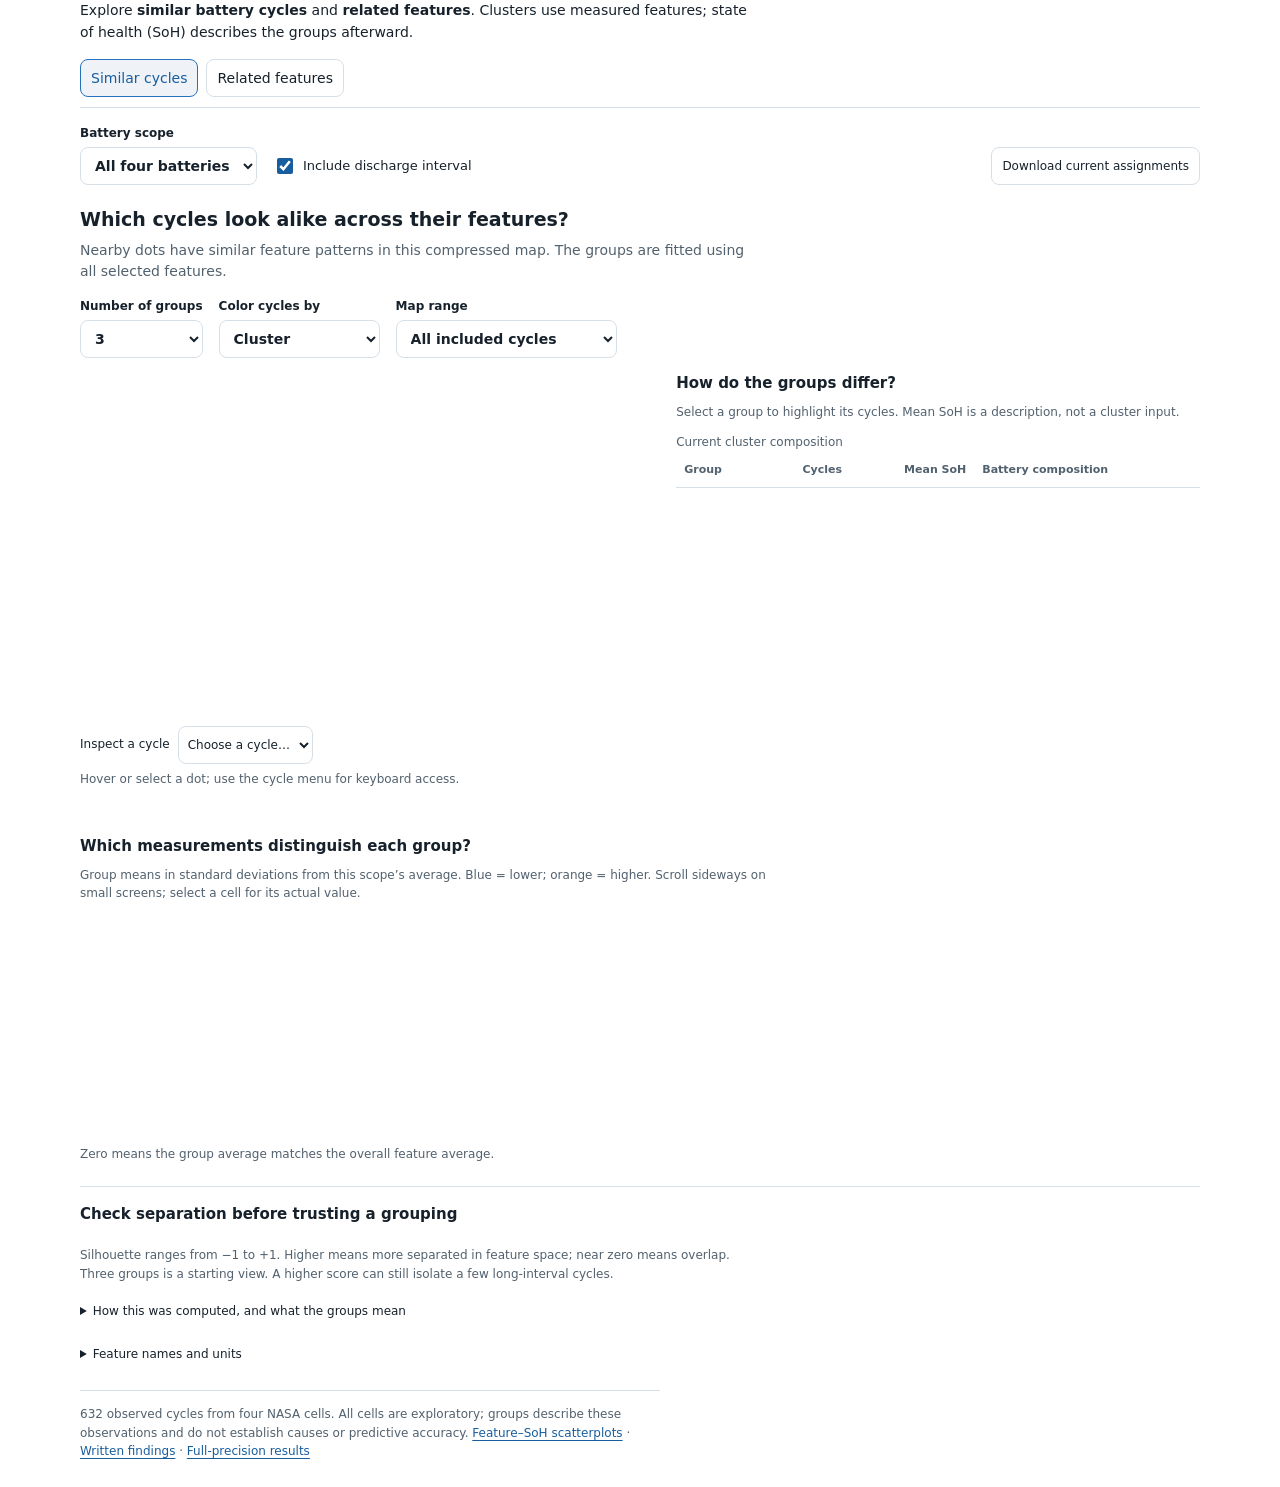
<file: Code/analysis/clustering.template.html>
<!doctype html>
<html lang="en">
<head>
<meta charset="utf-8">
<meta name="viewport" content="width=device-width,initial-scale=1">
<title>Battery relationships through clustering</title>
<style>
:root{color-scheme:light dark;--foreground:light-dark(#17212b,#e6eaf0);--muted:light-dark(#52616e,#a6b2c0);--border:light-dark(#d7dfe6,#3e4a58);--card:light-dark(#ffffff,#202a35);--secondary:light-dark(#eff3f7,#273442);--ring:light-dark(#2671bb,#8cc1ff);--primary:light-dark(#185d9e,#9ccaff);--chart-1:#2567b6;--chart-2:#ab501a;--chart-3:#267965;--chart-4:#8154a9;--chart-5:#ab3970;--chart-6:#72742a;--radius:8px;--font-sans:system-ui,sans-serif;--font-mono:ui-monospace,monospace}
*{box-sizing:border-box}body{margin:0;color:var(--foreground);font:14px/1.55 var(--font-sans);font-variant-numeric:tabular-nums}main{max-width:1120px;margin:0 auto}p{margin:0 0 12px;max-width:76ch}a{color:var(--primary);text-underline-offset:3px}h2{font-size:19px;line-height:1.3;font-weight:650;margin:0 0 8px;text-wrap:balance}h3{font-size:15px;margin:0 0 8px;font-weight:650}small,.muted,.note{color:var(--muted)}.note{font-size:12px;max-width:90ch}.tabs{display:flex;gap:8px;border-bottom:1px solid var(--border);padding-bottom:10px;margin:16px 0}.tabs button[aria-selected=true]{color:var(--primary);background:var(--secondary);border-color:var(--ring)}button,select{font:inherit;color:var(--foreground);background:var(--card);border:1px solid var(--border);border-radius:var(--radius);padding:7px 10px;min-height:38px}button{cursor:pointer}button:hover,select:hover{border-color:var(--ring)}button:disabled{opacity:.6;cursor:default}button:active{background:var(--secondary)}:focus-visible{outline:2px solid var(--ring);outline-offset:3px}input{accent-color:var(--primary);width:16px;height:16px}::selection{color:var(--card);background:var(--foreground)}.controls{display:flex;align-items:flex-end;flex-wrap:wrap;gap:10px 16px;margin:14px 0}.controls label{display:flex;flex-direction:column;gap:4px;font-size:12px;font-weight:600}.controls select{font-size:14px}.controls .check{flex-direction:row;align-items:center;gap:7px;min-height:38px;font-weight:400;font-size:13px}.controls .download{margin-left:auto;font-size:12px}section{margin:22px 0 0}.legend{display:flex;align-items:center;flex-wrap:wrap;gap:8px 16px;font-size:12px;margin:4px 0 8px}.legend span{display:inline-flex;align-items:center;gap:6px}.dot{width:9px;height:9px;border-radius:50%;display:inline-block}.gradient{width:96px;height:9px;background:linear-gradient(90deg,var(--chart-1),var(--chart-2));border-radius:2px}.cycle-layout{display:grid;grid-template-columns:minmax(0,1fr);gap:20px}.plot svg{display:block;width:100%;height:300px}svg text{font-family:var(--font-sans);fill:var(--muted);font-size:11px}svg .point{cursor:pointer}svg .point:hover{stroke:var(--foreground);stroke-width:1.5;opacity:1}.table-scroll,.chart-scroll{overflow-x:auto;scrollbar-color:var(--border) transparent;scrollbar-width:thin;max-width:100%}table{border-collapse:collapse;width:100%;font-size:12px}th,td{padding:9px 8px;text-align:left;border-bottom:1px solid var(--border);vertical-align:top}th{color:var(--muted);font-size:11px;font-weight:600}td button{border:0;padding:0;min-height:30px;background:transparent;font-weight:650;white-space:nowrap}td button[aria-pressed=true]{text-decoration:underline;text-underline-offset:4px}td small{display:block;font-size:11px}.count{text-align:right}.profile svg{width:100%;min-width:590px;height:210px;display:block}.feature-chart svg{width:100%;min-width:560px;height:470px;display:block}.pair-detail{background:var(--secondary);border-radius:var(--radius);padding:12px 16px;margin-top:12px;min-height:62px;font-size:13px}.group-members{display:grid;gap:7px;margin:12px 0}.group-members p{font-size:13px;margin:0}.group-members strong{margin-right:7px}.group-line{width:10px;height:10px;display:inline-block;border-radius:2px;margin-right:6px}.reading{border-top:1px solid var(--border);padding-top:16px;margin-top:22px}.scores{display:flex;flex-wrap:wrap;gap:7px 16px;margin:8px 0;font-size:12px}.scores button{padding:4px 8px;font-size:12px;min-height:31px}.scores button[aria-pressed=true]{border-color:var(--ring);background:var(--secondary)}details{margin:14px 0;color:var(--muted);font-size:12px}summary{cursor:pointer;color:var(--foreground);padding:5px 0}details p{margin:8px 0}details li{margin-bottom:8px}ul{padding-left:19px}.readout{font-size:12px;color:var(--muted);min-height:37px;margin:6px 0}.inspect{display:flex;align-items:center;gap:8px;font-size:12px;margin-top:6px}.inspect select{font-size:12px;padding:5px;max-width:220px}.dictionary{min-width:460px}.footer{font-size:12px;color:var(--muted);border-top:1px solid var(--border);padding:14px 0;margin-top:22px}[hidden]{display:none!important}
@media(min-width:960px){.cycle-layout{grid-template-columns:minmax(0,1.1fr) minmax(0,1fr);align-items:start}.plot svg{height:330px}.profile svg{height:230px}.feature-chart{max-width:760px}.feature-chart svg{height:500px}}
@media(max-width:520px){body{font-size:13px}.tabs button{font-size:13px}.controls{gap:10px}.controls .download{margin-left:0}.controls label{flex:1 1 120px}.controls label.check{flex:1 1 100%}.plot svg{height:270px}h2{font-size:17px}th,td{padding:8px 5px}.legend{gap:6px 12px}.scores{gap:6px}.scores button{font-size:11px;padding:4px 6px}}
@media(prefers-reduced-motion:no-preference){button,select{transition:border-color .15s ease-out,background-color .15s ease-out}}
@media print{.controls,.tabs,.inspect,.footer{display:none}.chart-scroll,.table-scroll{overflow:visible}section{break-inside:avoid}}
</style>
</head>
<body><main>
<p>Explore <strong>similar battery cycles</strong> and <strong>related features</strong>. Clusters use measured features; state of health (SoH) describes the groups afterward.</p>
<div class="tabs" role="tablist" aria-label="Clustering views">
 <button id="cycles-tab" role="tab" aria-selected="true" aria-controls="cycles-panel">Similar cycles</button>
 <button id="features-tab" role="tab" aria-selected="false" aria-controls="features-panel" tabindex="-1">Related features</button>
</div>
<div class="controls">
 <label>Battery scope<select id="battery"><option value="ALL">All four batteries</option></select></label>
 <label class="check"><input id="interval" type="checkbox" checked> Include discharge interval</label>
 <button class="download" id="download" type="button">Download current assignments</button>
</div>
<p id="coverage" class="note" aria-live="polite"></p>
<div id="cycles-panel" role="tabpanel" aria-labelledby="cycles-tab">
 <section aria-labelledby="cycle-title">
 <h2 id="cycle-title">Which cycles look alike across their features?</h2>
 <p class="muted">Nearby dots have similar feature patterns in this compressed map. The groups are fitted using all selected features.</p>
 <div class="controls">
  <label>Number of groups<select id="k"><option>2</option><option selected>3</option><option>4</option><option>5</option><option>6</option></select></label>
  <label>Color cycles by<select id="color"><option value="cluster">Cluster</option><option value="battery">Battery</option><option value="soh">State of health</option></select></label>
  <label>Map range<select id="range"><option value="all">All included cycles</option><option value="central">Central 98% (cropped)</option></select></label>
 </div>
 <div class="cycle-layout">
  <div class="plot">
   <div class="legend" id="legend" aria-label="Plot colors"></div>
   <svg id="map" role="img" aria-label="Principal component map of cycle clusters"></svg>
   <p id="variance" class="note"></p>
   <label class="inspect">Inspect a cycle<select id="inspect"><option value="">Choose a cycle…</option></select></label>
   <p id="cycle-detail" class="readout" aria-live="polite">Hover or select a dot; use the cycle menu for keyboard access.</p>
  </div>
  <div>
   <h3>How do the groups differ?</h3>
   <p class="note">Select a group to highlight its cycles. Mean SoH is a description, not a cluster input.</p>
   <div class="table-scroll"><table><caption class="note" style="text-align:left" id="summary-caption">Current cluster composition</caption><thead><tr><th>Group</th><th class="count">Cycles</th><th class="count">Mean SoH</th><th>Battery composition</th></tr></thead><tbody id="summary"></tbody></table></div>
   <p id="interpretation" style="margin-top:12px;font-size:13px" aria-live="polite"></p>
  </div>
 </div>
 </section>
 <section aria-labelledby="profile-title">
  <h3 id="profile-title">Which measurements distinguish each group?</h3>
  <p class="note">Group means in standard deviations from this scope’s average. Blue = lower; orange = higher. Scroll sideways on small screens; select a cell for its actual value.</p>
  <div class="chart-scroll profile"><svg id="profiles" role="group" aria-label="Cluster means of standardized features"></svg></div>
  <p id="profile-detail" class="note" aria-live="polite">Zero means the group average matches the overall feature average.</p>
 </section>
 <section class="reading" aria-labelledby="separation-title">
  <h3 id="separation-title">Check separation before trusting a grouping</h3>
  <div class="scores" id="scores" aria-label="Silhouette by number of groups"></div>
  <p id="separation" class="note"></p>
  <p class="note">Silhouette ranges from −1 to +1. Higher means more separated in feature space; near zero means overlap. Three groups is a starting view. A higher score can still isolate a few long-interval cycles.</p>
 </section>
</div>
<div id="features-panel" role="tabpanel" aria-labelledby="features-tab" hidden>
 <section aria-labelledby="feature-title">
 <h2 id="feature-title">Which features carry a similar pattern?</h2>
 <p class="muted">The tree groups strong relationships, including features that move in opposite directions. The heatmap keeps their direction visible.</p>
 <div class="controls"><label>Feature groups<select id="feature-k"><option>2</option><option>3</option><option selected>4</option><option>5</option></select></label></div>
 <p class="note">Spearman ρ: blue = inverse (−1); neutral = weak (0); orange = same direction (+1). Rows and columns use the same numbered features. Select a square for details.</p>
 <div class="chart-scroll feature-chart"><svg id="feature-map" role="group" aria-label="Hierarchically ordered signed feature correlation heatmap"></svg></div>
 <div class="pair-detail" id="pair-detail" aria-live="polite"></div>
 <div id="feature-groups" class="group-members"></div>
 <p id="feature-insight" class="note"></p>
 <p class="note">Tree distance = 1 − |ρ|, averaged between groups. A shorter merge means a stronger shared pattern; sharing a group does not make measurements interchangeable.</p>
 </section>
</div>
<details id="method"><summary>How this was computed, and what the groups mean</summary><ul id="method-list"></ul><ul id="caveat-list"></ul><p id="source"></p></details>
<details><summary>Feature names and units</summary><div class="table-scroll"><table class="dictionary"><thead><tr><th>Feature</th><th>Measurement</th><th>Axis / unit</th></tr></thead><tbody id="dictionary"></tbody></table></div></details>
<p class="footer">632 observed cycles from four NASA cells. All cells are exploratory; groups describe these observations and do not establish causes or predictive accuracy. <a href="scatterplots.html">Feature–SoH scatterplots</a> · <a href="../../Reports/clustering.md">Written findings</a> · <a href="../../Reports/clustering.json">Full-precision results</a></p>
<noscript>This report needs JavaScript to draw the clusters. Open clustering.md for the written findings.</noscript>
</main>
<script>
'use strict';
const D=__DATA__;
const $=id=>document.getElementById(id),NS='http://www.w3.org/2000/svg';
const state={view:'cycles',battery:'ALL',variant:'all',k:3,featureK:4,color:'cluster',range:'all',highlight:null,selected:null};
const palette=Array.from({length:6},(_,i)=>`var(--chart-${i+1})`);
const names=Object.fromEntries(D.features.map(f=>[f[0],f[1]]));
const short={t_cc:'CC duration',t_cv:'CV duration',dq_dv_peak:'dQ/dV peak',v_at_peak:'Peak voltage',delta_T_max:'Temp. rise',delta_V_ohmic:'Voltage drop',Re:'Re',Rct:'Rct',rest_time_hours:'Discharge interval'};
function svg(tag,attrs={},text){const node=document.createElementNS(NS,tag);for(const[k,v]of Object.entries(attrs))node.setAttribute(k,v);if(text!==undefined)node.textContent=text;return node;}
function text(id,value){$(id).textContent=value;}
function escapeHtml(value){return String(value).replace(/[&<>"']/g,c=>({'&':'&amp;','<':'&lt;','>':'&gt;','"':'&quot;',"'":'&#39;'}[c]));}
function number(value,decimals=1){return value.toLocaleString('en-US',{maximumFractionDigits:decimals,minimumFractionDigits:decimals});}
function signed(value,decimals=2){return(value>0?'+':'')+number(value,decimals);}
function fit(){return D.scopes[state.battery][state.variant];}
function cut(){return fit().cuts[String(state.k)];}
function colorValue(value,limit=1){const strength=Math.min(Math.abs(value)/limit,1);return `color-mix(in srgb, var(--chart-${value<0?1:2}) ${strength*100}%, var(--card))`;}
function colorText(value,limit=1){return Math.abs(value)/limit>.68?'#fff':'var(--foreground)';}
function groupColor(c){return palette[c%palette.length];}
function pointColor(row,label){return state.color==='cluster'?groupColor(label):state.color==='battery'?groupColor(D.batteries.indexOf(row.battery_id)):`color-mix(in srgb,var(--chart-2) ${Math.max(0,Math.min(100,(row.soh-55)/50*100))}%,var(--chart-1))`;}
function extent(values){const low=Math.min(...values),high=Math.max(...values),pad=(high-low||1)*.065;return[low-pad,high+pad];}
function quantile(values,p){const x=[...values].sort((a,b)=>a-b),n=(x.length-1)*p;return x[Math.floor(n)]+(x[Math.ceil(n)]-x[Math.floor(n)])*(n-Math.floor(n));}
function activate(node,action){node.addEventListener('click',action);node.addEventListener('keydown',e=>{if(e.key==='Enter'||e.key===' '){e.preventDefault();action();}});}
function showCycle(sourceIndex){
 state.selected=sourceIndex;const f=fit(),position=f.indices.indexOf(sourceIndex);
 if(position<0)return;
 const row=D.rows[sourceIndex],label=cut().labels[position];$('inspect').value=String(sourceIndex);
 text('cycle-detail',`${row.battery_id} · cycle ${row.cycle} · Group ${label+1} · SoH ${number(row.soh)}% · discharge interval ${number(row.rest_time_hours,2)} h`);
 for(const point of document.querySelectorAll('#map .point')){const chosen=Number(point.dataset.source)===sourceIndex;point.setAttribute('r',chosen?5:3);point.setAttribute('stroke',chosen?'var(--foreground)':'none');}
}
function drawMap(){
 const f=fit(),current=cut(),plot=$('map'),scores=f.projection.scores;plot.replaceChildren();
 const width=Math.max(plot.clientWidth,270),height=plot.clientHeight||300,left=47,right=15,top=12,bottom=45;
 plot.setAttribute('viewBox',`0 0 ${width} ${height}`);
 const xs=scores.map(p=>p[0]),ys=scores.map(p=>p[1]);
 const xr=state.range==='all'?extent(xs):extent([quantile(xs,.01),quantile(xs,.99)]),yr=state.range==='all'?extent(ys):extent([quantile(ys,.01),quantile(ys,.99)]);
 const sx=x=>left+(x-xr[0])/(xr[1]-xr[0])*(width-left-right),sy=y=>top+(yr[1]-y)/(yr[1]-yr[0])*(height-top-bottom);
 plot.append(svg('desc',{},`${f.indices.length} complete cycles, ${state.k} groups from Ward clustering. Colors show ${state.color}.`));
 const defs=svg('defs'),clip=svg('clipPath',{id:'map-clip'});clip.append(svg('rect',{x:left,y:top,width:width-left-right,height:height-top-bottom}));defs.append(clip);plot.append(defs);
 for(let i=0;i<=4;i++){
  const x=xr[0]+(xr[1]-xr[0])*i/4,y=yr[0]+(yr[1]-yr[0])*i/4;
  plot.append(svg('line',{x1:left,y1:sy(y),x2:width-right,y2:sy(y),stroke:'var(--border)','stroke-width':.7}));
  plot.append(svg('text',{x:left-7,y:sy(y)+4,'text-anchor':'end'},number(y)));
  plot.append(svg('text',{x:sx(x),y:height-bottom+18,'text-anchor':'middle'},number(x)));
 }
 const dots=svg('g',{'clip-path':'url(#map-clip)'});let outside=0;
 scores.forEach((p,i)=>{
  if(p[0]<xr[0]||p[0]>xr[1]||p[1]<yr[0]||p[1]>yr[1])outside++;
  const source=f.indices[i],row=D.rows[source],label=current.labels[i];
  const node=svg('circle',{cx:sx(p[0]),cy:sy(p[1]),r:state.selected===source?5:3,fill:pointColor(row,label),opacity:(state.highlight===null||state.highlight===label)? .73 : .1,class:'point','data-source':source});
  node.append(svg('title',{},`${row.battery_id}, cycle ${row.cycle}; Group ${label+1}; SoH ${number(row.soh)}%`));
  node.addEventListener('click',()=>showCycle(source));node.addEventListener('pointerenter',()=>showCycle(source));dots.append(node);
 });plot.append(dots);
 const variance=f.projection.explained_variance_ratio;
 plot.append(svg('text',{x:left+(width-left-right)/2,y:height-5,'text-anchor':'middle'},`PC1 · ${number(variance[0]*100)}%`));
 plot.append(svg('text',{x:12,y:top+(height-top-bottom)/2,'text-anchor':'middle',transform:`rotate(-90 12 ${top+(height-top-bottom)/2})`},`PC2 · ${number(variance[1]*100)}%`));
 text('variance',`PCA retains ${number((variance[0]+variance[1])*100)}% of feature variation in two axes; ${number((1-variance[0]-variance[1])*100)}% is outside this view.${state.range==='central'?` ${outside} cycles lie outside this cropped view; clustering is unchanged.`:''}`);
 $('legend').replaceChildren();
 if(state.color==='soh'){
  const low=document.createElement('span'),bar=document.createElement('i'),high=document.createElement('span');low.textContent='55%';high.textContent='105% SoH';bar.className='gradient';$('legend').append(low,bar,high);
 }else{
  const items=state.color==='battery'?D.batteries:Array.from({length:state.k},(_,i)=>`Group ${i+1}`);
  items.forEach((label,i)=>{const item=document.createElement('span'),swatch=document.createElement('i');swatch.className='dot';swatch.style.background=groupColor(i);item.append(swatch,document.createTextNode(label));$('legend').append(item);});
 }
 const selected=$('inspect').value;
 $('inspect').innerHTML='<option value="">Choose a cycle…</option>'+f.indices.map(i=>`<option value="${i}">${D.rows[i].battery_id} · cycle ${D.rows[i].cycle}</option>`).join('');
 if(f.indices.includes(Number(selected))&&selected!=='')$('inspect').value=selected;
 if(state.selected!==null&&f.indices.includes(state.selected))showCycle(state.selected);
}
function drawSummary(){
 const current=cut();
 $('summary').innerHTML=current.groups.map(g=>`<tr><td><button type="button" data-group="${g.cluster}" aria-pressed="${state.highlight===g.cluster}"><i class="dot" style="background:${groupColor(g.cluster)}"></i> Group ${g.cluster+1}</button></td><td class="count">${g.n}</td><td class="count">${number(g.soh_mean)}%<small>${number(g.soh_range[0])}–${number(g.soh_range[1])}% range</small></td><td>${Object.entries(g.batteries).filter(([,n])=>n).map(([b,n])=>`${b}: ${n}`).join('<br>')}</td></tr>`).join('');
 const mixed=current.groups.filter(g=>Object.values(g.batteries).filter(n=>n>0).length>1).length;
 const singleBattery=current.groups.filter(g=>Object.values(g.batteries).filter(n=>n>0).length===1);
 const tiny=current.groups.filter(g=>g.n<5);
 let reading=state.battery==='ALL'?`${mixed} of ${state.k} groups mix batteries. `:'Groups describe changes within this battery. ';
 if(state.battery==='ALL'&&singleBattery.length)reading+=singleBattery.map(g=>`Group ${g.cluster+1} contains only ${Object.entries(g.batteries).find(([,n])=>n>0)[0]}. `).join('');
 reading+='Differences can reflect aging, operating conditions and measurement choices.';
 if(tiny.length)reading+=` ${tiny.map(g=>`Group ${g.cluster+1} has ${g.n} cycle${g.n===1?'':'s'}`).join('; ')}: inspect small groups before treating them as a pattern.`;
 text('interpretation',reading);
 $('scores').innerHTML=Object.entries(fit().cuts).map(([k,c])=>`<button data-k="${k}" type="button" aria-pressed="${Number(k)===state.k}">${k} groups · ${number(c.silhouette,3)}</button>`).join('');
 text('separation',`Current silhouette: ${number(current.silhouette,3)} · smallest group: ${current.smallest_group} cycle${current.smallest_group===1?'':'s'} · computed in ${fit().features.length} dimensions.`);
}
function drawProfiles(){
 const f=fit(),current=cut(),plot=$('profiles');plot.replaceChildren();
 const width=690,left=80,top=53,cell=(width-left-10)/f.features.length,rowHeight=32,barY=top+state.k*rowHeight+27,height=barY+26;
 plot.setAttribute('viewBox',`0 0 ${width} ${height}`);plot.style.height=`${Math.max(175,height)}px`;
 f.features.forEach((key,i)=>{const node=svg('text',{x:left+(i+.5)*cell,y:19,'text-anchor':'middle'});const parts=short[key].split(' ');if(parts.length>1){node.append(svg('tspan',{x:left+(i+.5)*cell,dy:0},parts.slice(0,-1).join(' ')));node.append(svg('tspan',{x:left+(i+.5)*cell,dy:15},parts.at(-1)));}else node.textContent=short[key];plot.append(node);});
 current.groups.forEach((g,j)=>{
  plot.append(svg('text',{x:left-10,y:top+j*rowHeight+20,'text-anchor':'end'},`Group ${j+1}`));
  g.centroid_z.forEach((value,i)=>{
   const label=`Group ${j+1}: ${names[f.features[i]]}; mean z-score ${signed(value)}; observed mean ${number(g.centroid_raw[i],4)}`;
   const rect=svg('rect',{x:left+i*cell+1,y:top+j*rowHeight+1,width:cell-2,height:rowHeight-2,fill:colorValue(value,2.5),tabindex:0,role:'button','aria-label':label});
   rect.append(svg('title',{},label));activate(rect,()=>text('profile-detail',`${label}. ${D.features.find(x=>x[0]===f.features[i])[2]}.`));plot.append(rect);
   const t=svg('text',{x:left+(i+.5)*cell,y:top+j*rowHeight+20,'text-anchor':'middle','pointer-events':'none'},signed(value,1));t.style.fill=colorText(value,2.5);plot.append(t);
  });
 });
 for(let i=0;i<=20;i++)plot.append(svg('rect',{x:left+i*10,y:barY,width:11,height:8,fill:colorValue((i-10)/4,2.5)}));
 plot.append(svg('text',{x:left,y:barY+23},'−2.5 SD'));
 plot.append(svg('text',{x:left+100,y:barY+23,'text-anchor':'middle'},'0'));
 plot.append(svg('text',{x:left+210,y:barY+23,'text-anchor':'end'},'+2.5 SD'));
}
function featurePair(i,j){
 const f=fit(),a=f.features[i],b=f.features[j],rho=f.feature_rho[i][j];
 text('pair-detail',i===j?`${names[a]} compared with itself: ρ = 1.00 by definition.`:`${names[a]} ↔ ${names[b]}: ρ = ${signed(rho,3)} across ${f.indices.length} complete cycles. ${Math.abs(rho)<.2?'Little monotonic association in this scope.':rho>0?'Higher ranks tend to occur together.':'Higher ranks of one tend to accompany lower ranks of the other.'} This is descriptive association.`);
}
function drawFeatures(){
 const f=fit(),order=f.feature_order,count=order.length,labels=f.feature_cuts[String(state.featureK)],groupOrder=[...new Set(order.map(i=>labels[i]))];
 const plot=$('feature-map');plot.replaceChildren();
 const left=146,top=140,cell=43,width=left+count*cell+14,height=top+count*cell+43;
 plot.setAttribute('viewBox',`0 0 ${width} ${height}`);
 const xs=Object.fromEntries(order.map((i,pos)=>[i,left+(pos+.5)*cell]));
 const ymax=Math.max(...f.feature_tree.map(row=>row[2]))||1,positions={};
 order.forEach(i=>positions[i]=[xs[i],99]);
 f.feature_tree.forEach((row,i)=>{const a=positions[row[0]],b=positions[row[1]],y=99-row[2]/ymax*82;plot.append(svg('path',{d:`M ${a[0]} ${a[1]} V ${y} H ${b[0]} V ${b[1]}`,fill:'none',stroke:'var(--muted)','stroke-width':1.2}));positions[count+i]=[(a[0]+b[0])/2,y];});
 plot.append(svg('text',{x:1,y:25},'Feature tree'));
 plot.append(svg('text',{x:1,y:43},'shorter merge ='));
 plot.append(svg('text',{x:1,y:59},'stronger |ρ|'));
 order.forEach((i,pos)=>{
  const group=groupOrder.indexOf(labels[i]);
  plot.append(svg('rect',{x:left+pos*cell+1,y:107,width:cell-2,height:7,fill:groupColor(group)}));
  plot.append(svg('text',{x:left+(pos+.5)*cell,y:132,'text-anchor':'middle'},pos+1));
  plot.append(svg('text',{x:left-10,y:top+pos*cell+26,'text-anchor':'end'},`${pos+1}  ${short[f.features[i]]}`));
  order.forEach((j,col)=>{
   const rho=f.feature_rho[i][j],label=`${names[f.features[i]]} versus ${names[f.features[j]]}: Spearman ${signed(rho,3)}`;
   const rect=svg('rect',{x:left+col*cell+1,y:top+pos*cell+1,width:cell-2,height:cell-2,fill:colorValue(rho),tabindex:0,role:'button','aria-label':label});
   rect.append(svg('title',{},label));activate(rect,()=>featurePair(i,j));plot.append(rect);
   const t=svg('text',{x:left+(col+.5)*cell,y:top+pos*cell+26,'text-anchor':'middle','pointer-events':'none'},number(rho,2));t.style.fill=colorText(rho);plot.append(t);
  });
 });
 const barY=top+count*cell+14;
 for(let i=0;i<=20;i++)plot.append(svg('rect',{x:left+i*9,y:barY,width:10,height:8,fill:colorValue((i-10)/10)}));
 plot.append(svg('text',{x:left-8,y:barY+8,'text-anchor':'end'},'−1'));
 plot.append(svg('text',{x:left+90,y:barY+24,'text-anchor':'middle'},'0'));
 plot.append(svg('text',{x:left+199,y:barY+8},'+1'));
 $('feature-groups').innerHTML=groupOrder.map((label,index)=>`<p><strong><i class="group-line" style="background:${groupColor(index)}"></i>Group ${index+1}</strong>${order.filter(i=>labels[i]===label).map(i=>escapeHtml(names[f.features[i]])).join(' · ')}</p>`).join('');
 let pairs=[];for(let i=0;i<count;i++)for(let j=i+1;j<count;j++)pairs.push({i,j,rho:f.feature_rho[i][j]});pairs.sort((a,b)=>Math.abs(b.rho)-Math.abs(a.rho));
 featurePair(pairs[0].i,pairs[0].j);
 const negative=[...pairs].filter(p=>p.rho<0).sort((a,b)=>a.rho-b.rho)[0];
 let insight=`Strongest pair: ${names[f.features[pairs[0].i]]} and ${names[f.features[pairs[0].j]]} (ρ ${signed(pairs[0].rho,3)}). `;
 if(negative)insight+=`Strongest inverse pair: ${names[f.features[negative.i]]} and ${names[f.features[negative.j]]} (ρ ${signed(negative.rho,3)}). `;
 const interval=f.features.indexOf('rest_time_hours');
 if(interval>=0)insight+=`The interval’s largest |ρ| with another feature is ${number(Math.max(...f.feature_rho[interval].filter((_,i)=>i!==interval).map(Math.abs)),3)}.`;
 text('feature-insight',insight);
}
function draw(){
 const f=fit();
 text('coverage',`${f.indices.length} of ${f.n_input} cycles included · ${f.excluded.length} excluded for missing charge features · ${f.features.length} features · standardized and refitted ${state.battery==='ALL'?'across all batteries':'within '+state.battery}. ${state.battery!=='ALL'?'Axes and group numbers are local to this fit.':''}`);
 if(state.view==='cycles'){drawMap();drawSummary();drawProfiles();}else drawFeatures();
}
function switchView(view){state.view=view;for(const name of ['cycles','features']){const active=name===view;$(name+'-tab').setAttribute('aria-selected',String(active));$(name+'-tab').tabIndex=active?0:-1;$(name+'-panel').hidden=!active;}draw();}
function download(){
 const f=fit(),current=cut(),headers=state.view==='cycles'?['battery_id','cycle','included','exclusion_reason','cluster','soh_percent','pc1','pc2']:['feature','group',...f.features];
 let records;
 if(state.view==='cycles'){
  const positions=new Map(f.indices.map((index,j)=>[index,j]));
  records=D.rows.map((r,index)=>({r,index})).filter(({r})=>state.battery==='ALL'||r.battery_id===state.battery).map(({r,index})=>{const j=positions.get(index),included=j!==undefined;return[r.battery_id,r.cycle,included,included?'':'missing observed charge features',included?current.labels[j]+1:'',r.soh,...(included?f.projection.scores[j]:['',''])];});
 }else records=f.features.map((key,i)=>[key,f.feature_cuts[String(state.featureK)][i]+1,...f.feature_rho[i]]);
 const csv=[headers,...records].map(row=>row.map(value=>`"${String(value).replaceAll('"','""')}"`).join(',')).join('\r\n')+'\r\n';
 const a=document.createElement('a'),url=URL.createObjectURL(new Blob([csv],{type:'text/csv;charset=utf-8'}));a.href=url;a.download=`battery-${state.view}-${state.battery}-${state.variant}-k${state.view==='cycles'?state.k:state.featureK}.csv`;a.click();setTimeout(()=>URL.revokeObjectURL(url),1000);
}
for(const b of D.batteries){const option=document.createElement('option');option.value=b;option.textContent=b;$('battery').append(option);}
$('battery').addEventListener('change',e=>{state.battery=e.target.value;state.highlight=null;state.selected=null;text('cycle-detail','Hover or select a dot; use the cycle menu for keyboard access.');draw();});
$('interval').addEventListener('change',e=>{state.variant=e.target.checked?'all':'without_interval';state.highlight=null;state.selected=null;text('profile-detail','Zero means the group average matches the overall feature average.');draw();});
for(const id of ['k','color','range'])$(id).addEventListener('change',e=>{state[id]=id==='k'?Number(e.target.value):e.target.value;if(id==='k')state.highlight=null;draw();});
$('feature-k').addEventListener('change',e=>{state.featureK=Number(e.target.value);draw();});
$('inspect').addEventListener('change',e=>{if(e.target.value!=='')showCycle(Number(e.target.value));});
$('summary').addEventListener('click',e=>{const button=e.target.closest('[data-group]');if(button){const group=Number(button.dataset.group);state.highlight=state.highlight===group?null:group;drawMap();drawSummary();document.querySelector(`#summary [data-group="${group}"]`).focus({preventScroll:true});}});
$('scores').addEventListener('click',e=>{const button=e.target.closest('[data-k]');if(button){state.k=Number(button.dataset.k);state.highlight=null;$('k').value=String(state.k);draw();document.querySelector(`#scores [data-k="${state.k}"]`).focus({preventScroll:true});}});
for(const view of ['cycles','features'])$(view+'-tab').addEventListener('click',()=>switchView(view));
document.querySelector('.tabs').addEventListener('keydown',e=>{if(['ArrowLeft','ArrowRight','Home','End'].includes(e.key)){e.preventDefault();const view=e.key==='Home'?'cycles':e.key==='End'?'features':state.view==='cycles'?'features':'cycles';switchView(view);$(view+'-tab').focus();}});
$('download').addEventListener('click',download);
$('method-list').innerHTML=D.method.map(v=>`<li>${escapeHtml(v)}</li>`).join('');
$('caveat-list').innerHTML=D.caveats.map(v=>`<li>${escapeHtml(v)}</li>`).join('');
$('dictionary').innerHTML=D.features.map(f=>`<tr><td>${escapeHtml(f[0])}</td><td>${escapeHtml(f[1])}</td><td>${escapeHtml(f[2])}</td></tr>`).join('');
text('source',`Source: ${D.source.path} · SHA-256 ${D.source.sha256}. Display data are rounded to six decimals; clustering.json and the saved CSVs retain full scientific precision. No interpolation or predictive model fitting.`);
let resizeTimer;window.addEventListener('resize',()=>{clearTimeout(resizeTimer);resizeTimer=setTimeout(draw,100);});
draw();
</script>
</body></html>
</file>
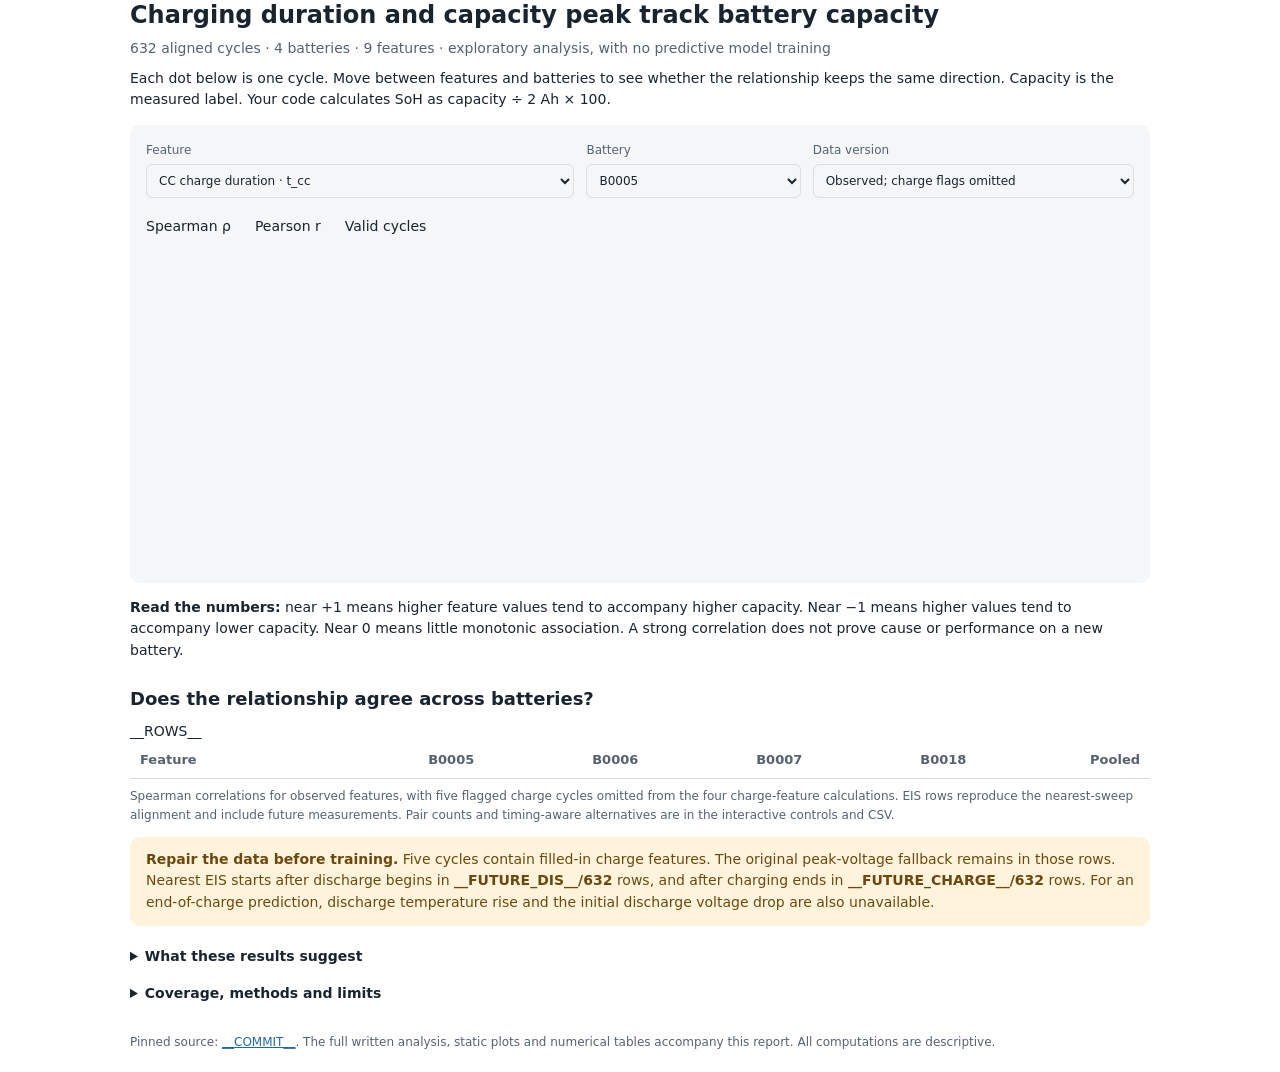
<file: Code/analysis/report_template.html>
<!doctype html>
<html lang="en">
<meta charset="utf-8">
<meta name="viewport" content="width=device-width, initial-scale=1">
<title>Battery features and capacity · early analysis</title>
<style>
:root{color-scheme:light dark;--foreground:light-dark(#192431,#e5eaf0);--muted:light-dark(#556272,#b0bcc9);--card:light-dark(#f4f6f8,#1d2630);--border:light-dark(#d7dee5,#3e4b58);--primary:light-dark(#2266a3,#8dc2f2);--warning-surface:light-dark(#fff3dc,#352b18);--warning-foreground:light-dark(#6a4810,#edc47a);--radius:10px;--font-sans:system-ui,sans-serif;--font-mono:ui-monospace,monospace}
*{box-sizing:border-box}html,body{margin:0;color:var(--foreground);font:14px/1.55 var(--font-sans)}main{max-width:1020px;margin:0 auto}h1{font-size:24px;line-height:1.25;margin:0 0 8px}h2{font-size:18px;margin:23px 0 8px}p{margin:8px 0}.muted{color:var(--muted)}.panel{background:var(--card);border-radius:var(--radius);padding:16px;margin:14px 0}.controls{display:grid;grid-template-columns:2fr 1fr 1.5fr;gap:12px}label{display:block;font-size:12px;color:var(--muted)}select{display:block;width:100%;font:inherit;color:var(--foreground);background:var(--card);border:1px solid var(--border);border-radius:6px;padding:8px;margin-top:4px}.stats{display:flex;gap:24px;flex-wrap:wrap;margin:13px 0 0}.stats strong{font-size:18px}#chart{display:block;width:100%;height:320px;overflow:visible}svg text{font-family:var(--font-sans);fill:var(--muted);font-size:12px}.warning{background:var(--warning-surface);color:var(--warning-foreground);border-radius:var(--radius);padding:12px 16px;margin:12px 0}.scroll{overflow:auto}table{border-collapse:collapse;width:100%;font-variant-numeric:tabular-nums;font-size:13px}th,td{padding:8px 10px;border-bottom:1px solid var(--border);white-space:nowrap;text-align:right}th:first-child{text-align:left}thead th{font-weight:650;color:var(--muted)}code{font-family:var(--font-mono);font-size:.92em}summary{cursor:pointer;font-weight:600;padding:8px 0}li{margin:5px 0}a{color:var(--primary)}.legend{display:flex;gap:16px;flex-wrap:wrap;font-size:12px}.swatch{display:inline-block;width:9px;height:9px;border-radius:50%;margin-right:5px}.note{font-size:12px}.footer{margin:20px 0;color:var(--muted);font-size:12px;overflow-wrap:anywhere}@media(max-width:580px){.controls{grid-template-columns:1fr}.stats{gap:16px}h1{font-size:21px}#chart{height:290px}th,td{padding:7px}}
</style>
<main>
<h1>Charging duration and capacity peak track battery capacity</h1>
<p class="muted">632 aligned cycles · 4 batteries · 9 features · exploratory analysis, with no predictive model training</p>
<p>Each dot below is one cycle. Move between features and batteries to see whether the relationship keeps the same direction. Capacity is the measured label. Your code calculates SoH as capacity ÷ 2 Ah × 100.</p>
<div class="panel">
<div class="controls">
<label>Feature<select id="feature">
<option value="t_cc">CC charge duration · t_cc</option><option value="dq_dv_peak">Incremental-capacity peak · dq_dv_peak</option>
<option value="t_cv">CV charge duration · t_cv</option><option value="v_at_peak">Peak voltage · v_at_peak</option>
<option value="delta_T_max">Discharge temperature rise · delta_T_max</option><option value="delta_V_ohmic">Initial voltage drop · delta_V_ohmic</option>
<option value="Re">Electrolyte resistance · Re</option><option value="Rct">Charge-transfer resistance · Rct</option>
<option value="rest_time_hours">Interval between discharges · rest_time_hours</option></select></label>
<label>Battery<select id="battery"><option value="B0005">B0005</option><option>B0006</option><option>B0007</option><option>B0018</option><option value="ALL">All batteries</option></select></label>
<label>Data version<select id="version"><option value="observed_flagged">Observed; charge flags omitted</option><option value="repository_csv">Existing processed CSV</option><option value="prior_impedance">Observed; prior EIS start</option></select></label>
</div>
<div class="stats" aria-live="polite"><span>Spearman ρ <strong id="rho"></strong></span><span>Pearson r <strong id="pearson"></strong></span><span>Valid cycles <strong id="pairs"></strong></span></div>
<svg id="chart" role="img" aria-label="Feature versus measured discharge capacity"></svg>
<div class="legend" id="legend"></div>
<p id="context" class="note muted" aria-live="polite"></p>
</div>
<p><strong>Read the numbers:</strong> near +1 means higher feature values tend to accompany higher capacity. Near −1 means higher values tend to accompany lower capacity. Near 0 means little monotonic association. A strong correlation does not prove cause or performance on a new battery.</p>
<h2>Does the relationship agree across batteries?</h2>
<div class="scroll"><table><thead><tr><th scope="col">Feature</th><th scope="col">B0005</th><th scope="col">B0006</th><th scope="col">B0007</th><th scope="col">B0018</th><th scope="col">Pooled</th></tr></thead><tbody>__ROWS__</tbody></table></div>
<p class="note muted">Spearman correlations for observed features, with five flagged charge cycles omitted from the four charge-feature calculations. EIS rows reproduce the nearest-sweep alignment and include future measurements. Pair counts and timing-aware alternatives are in the interactive controls and CSV.</p>
<div class="warning"><strong>Repair the data before training.</strong> Five cycles contain filled-in charge features. The original peak-voltage fallback remains in those rows. Nearest EIS starts after discharge begins in <strong>__FUTURE_DIS__/632</strong> rows, and after charging ends in <strong>__FUTURE_CHARGE__/632</strong> rows. For an end-of-charge prediction, discharge temperature rise and the initial discharge voltage drop are also unavailable.</div>
<details><summary>What these results suggest</summary><ul>
<li><code>t_cc</code> and <code>dq_dv_peak</code> are strong candidates for further validation, but they also correlate strongly with each other (ρ +0.932 to +0.996). Test their additional value later.</li>
<li>Some association reflects shared aging trends. For consecutive changes, correlations fall to +0.075–+0.361 for <code>t_cc</code> and +0.475–+0.633 for <code>dq_dv_peak</code>. These diagnostics answer a different question and can amplify noise.</li>
<li><code>rest_time_hours</code> has an inconsistent association and includes charging time. Reconstruct actual idle rest before interpreting it physically.</li>
<li>Peak amplitude remains strongly associated with capacity using 5, 10 and 20 mV voltage bins. Peak location is more sensitive to extraction settings.</li>
<li>B0006 reaches 101.26% SoH using rated 2 Ah capacity as the denominator. Those values are retained.</li></ul></details>
<details><summary>Coverage, methods and limits</summary>
<div class="scroll"><table><thead><tr><th>Battery</th><th>Aligned cycles</th><th>Capacity range (Ah)</th><th>Flagged charge cycles</th></tr></thead><tbody>__COVERAGE__</tbody></table></div>
<p>The raw files contain 636 discharge records. The source loader excludes the first discharge of each cell, leaving 632. The original CSV was reproduced from the raw files and source code. The primary version masks four charge features when original t_cc &lt; 100 s or original dq_dv_peak &lt; 0.1 Ah/V, using the source screening thresholds. It preserves all cycle rows and labels and applies no interpolation.</p>
<p>Six non-finite sensor values occur in one extra B0018 charging operation that the loader does not select for any aligned cycle. Sensor arrays in the selected charge/discharge records are finite and have matching lengths and increasing sample times. No raw sensor values were repaired.</p>
<p>The prior-EIS alternative uses the latest sweep starting by charge completion; earlier sweeps do not exist for 57 rows. Even a past start does not prove the sweep had completed, because EIS end timestamps are unavailable here. This is a timing diagnostic.</p>
<p>All four batteries were explored. None is an untouched test set after feature decisions based on this report. Only four independent cell trajectories are available. Cycles are temporally dependent, so naive row-level p-values and confidence intervals are omitted. Operating conditions are exported but have not been adjusted for in a multivariable analysis.</p>
</details>
<p class="footer">Pinned source: <a href="https://github.com/Marsel204/SoC_BatteryHealthAI/tree/__COMMIT__">__COMMIT__</a>. The full written analysis, static plots and numerical tables accompany this report. All computations are descriptive.</p>
</main>
<script>
const DATA=__DATA__;
const $=id=>document.getElementById(id);
const NS='http://www.w3.org/2000/svg';
function element(tag,attrs={},text){const e=document.createElementNS(NS,tag);for(const [k,v]of Object.entries(attrs))e.setAttribute(k,v);if(text!==undefined)e.textContent=text;return e;}
function format(v){return v===null||!Number.isFinite(v)?'n/a':(v>=0?'+':'')+v.toFixed(3);}
function draw(){
const f=$('feature').value,b=$('battery').value,v=$('version').value;
const rows=DATA.versions[v].filter(r=>(b==='ALL'||r.battery_id===b)&&Number.isFinite(r[f])&&Number.isFinite(r.capacity));
const stat=DATA.correlations.find(r=>r.version===v&&r.battery_id===b&&r.feature===f);
$('rho').textContent=format(stat?.spearman_rho);$('pearson').textContent=format(stat?.pearson_r);$('pairs').textContent=rows.length;
const svg=$('chart');svg.replaceChildren();const w=Math.max(svg.clientWidth,280),h=svg.clientHeight;svg.setAttribute('viewBox',`0 0 ${w} ${h}`);
const left=55,right=17,top=16,bottom=52,pw=w-left-right,ph=h-top-bottom;
const log=f==='rest_time_hours',transform=x=>log?Math.log1p(x):x,inverse=x=>log?Math.expm1(x):x;
let xmin=Math.min(...rows.map(r=>transform(r[f]))),xmax=Math.max(...rows.map(r=>transform(r[f])));
let ymin=Math.min(...rows.map(r=>r.capacity)),ymax=Math.max(...rows.map(r=>r.capacity));
const xp=(xmax-xmin||1)*.07,yp=(ymax-ymin||1)*.09;xmin-=xp;xmax+=xp;ymin-=yp;ymax+=yp;
const sx=x=>left+(transform(x)-xmin)/(xmax-xmin)*pw,sy=y=>top+(ymax-y)/(ymax-ymin)*ph;
for(let i=0;i<=4;i++){const y=ymin+(ymax-ymin)*i/4;svg.append(element('line',{x1:left,y1:sy(y),x2:w-right,y2:sy(y),stroke:'var(--border)','stroke-width':1}));svg.append(element('text',{x:left-8,y:sy(y)+4,'text-anchor':'end'},y.toFixed(2)));const tx=xmin+(xmax-xmin)*i/4;const xx=left+pw*i/4,val=inverse(tx);svg.append(element('text',{x:xx,y:h-bottom+22,'text-anchor':'middle'},Math.abs(val)>=100?Math.round(val).toLocaleString():val.toFixed(Math.abs(val)<1?3:2)));}
svg.append(element('line',{x1:left,y1:top,x2:left,y2:h-bottom,stroke:'var(--muted)'}));svg.append(element('line',{x1:left,y1:h-bottom,x2:w-right,y2:h-bottom,stroke:'var(--muted)'}));
for(const r of rows){const dot=element('circle',{cx:sx(r[f]),cy:sy(r.capacity),r:3.2,fill:DATA.colors[r.battery_id],opacity:.68});dot.append(element('title',{},`${r.battery_id}, cycle ${r.cycle}\n${f}: ${r[f].toPrecision(5)}\nCapacity: ${r.capacity.toFixed(4)} Ah\nSoH: ${(r.capacity*50).toFixed(2)}%`));svg.append(dot);}
svg.append(element('text',{x:left+pw/2,y:h-5,'text-anchor':'middle'},DATA.labels[f]+(log?' · log(1+x) scale':'')));
svg.append(element('text',{x:14,y:top+ph/2,'text-anchor':'middle',transform:`rotate(-90 14 ${top+ph/2})`},'Capacity (Ah)'));
$('legend').replaceChildren();for(const [id,color]of Object.entries(DATA.colors)){if(b!=='ALL'&&b!==id)continue;const span=document.createElement('span');const sw=document.createElement('i');sw.className='swatch';sw.style.background=color;span.append(sw,document.createTextNode(id));$('legend').append(span);}
let note=v==='repository_csv'?'Existing CSV includes filled-in charge features.':'Five flagged charge cycles retain their labels; their four charge features are omitted without interpolation.';
if(['Re','Rct'].includes(f))note+=' '+(v==='prior_impedance'?'Uses latest EIS starting by charge end; completion is not established.':'Nearest EIS may start after the prediction moment; this association includes future information.');
if(f==='delta_T_max')note+=' Requires the complete discharge: unavailable at charge completion.';
if(f==='delta_V_ohmic')note+=' Requires the discharge load step: unavailable at charge completion.';
if(f==='rest_time_hours')note+=' This interval includes charging and is not pure idle rest.';
$('context').textContent=note;
}
for(const id of ['feature','battery','version'])$(id).addEventListener('change',draw);
window.addEventListener('resize',draw);draw();
</script>
</html>
</file>
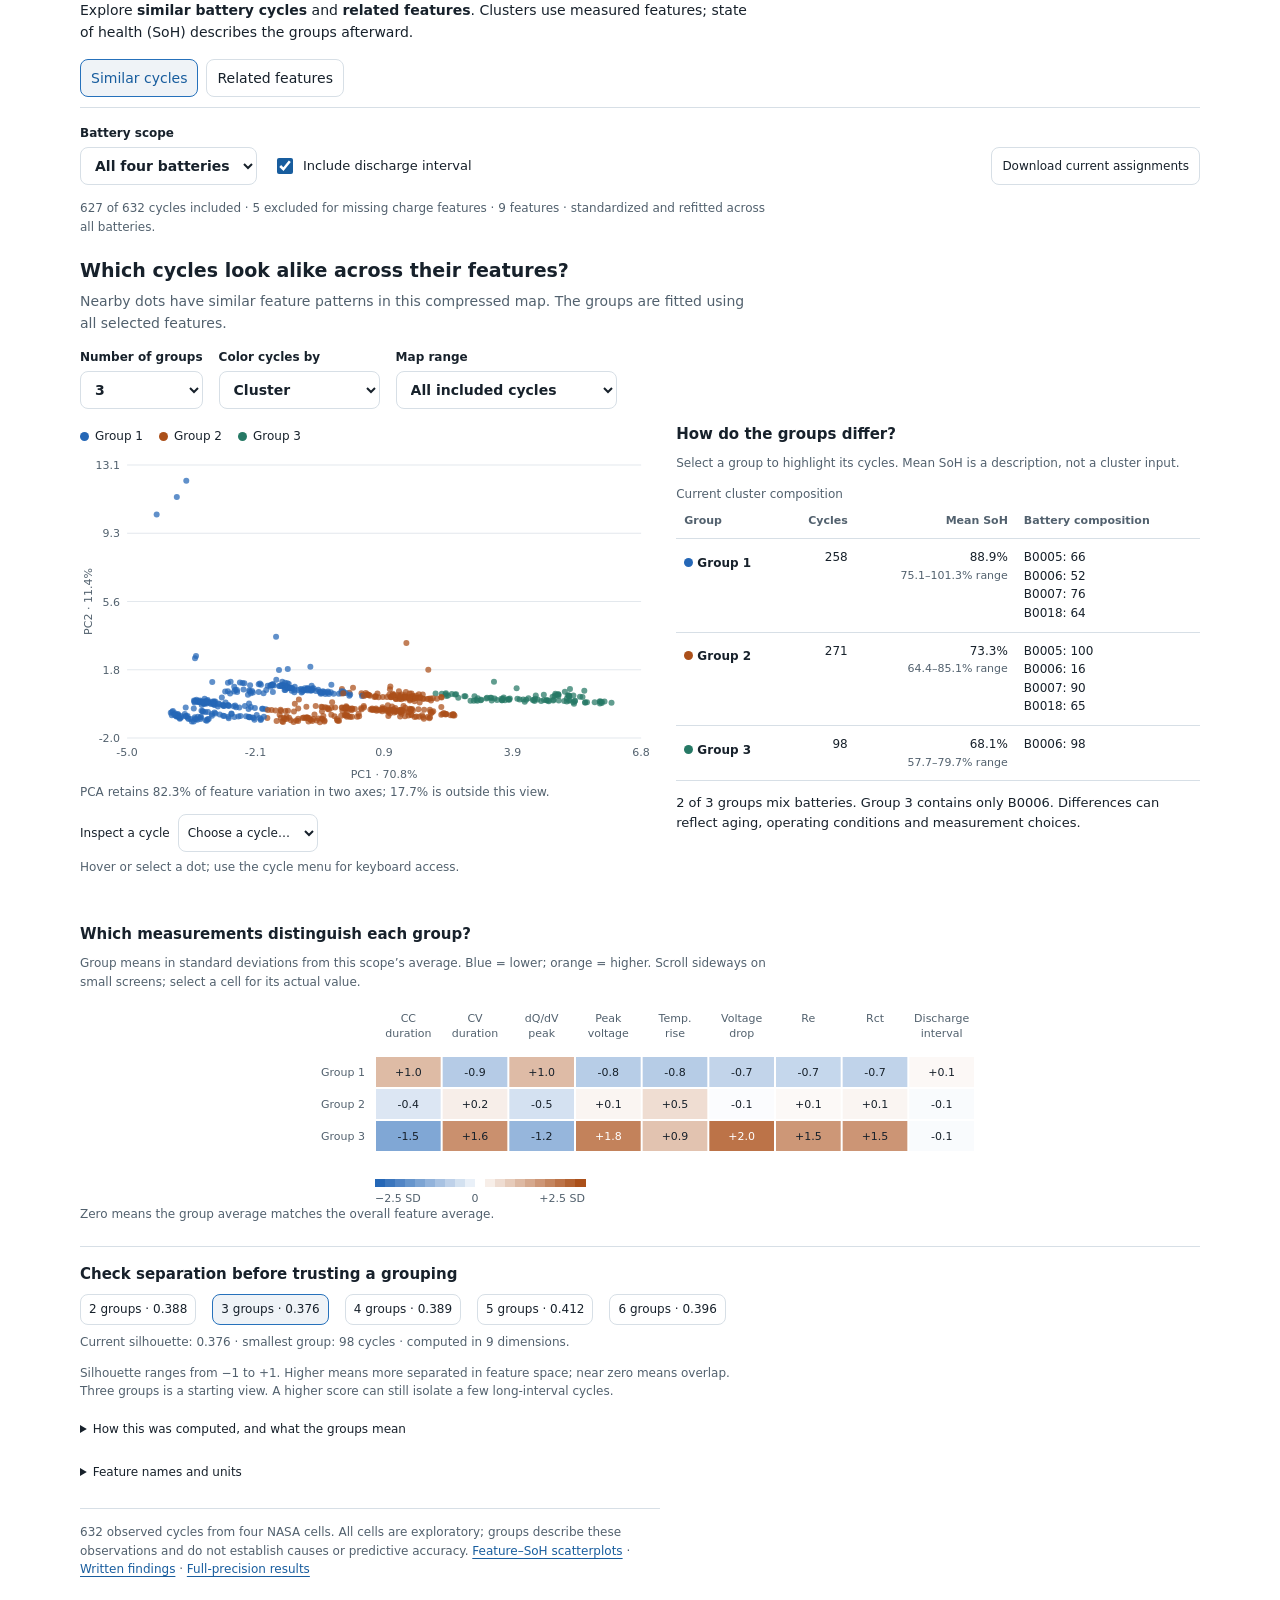
<file: Web/HTML/clustering.html>
<!doctype html>
<html lang="en">
<head>
<meta charset="utf-8">
<meta name="viewport" content="width=device-width,initial-scale=1">
<title>Battery relationships through clustering</title>
<style>
:root{color-scheme:light dark;--foreground:light-dark(#17212b,#e6eaf0);--muted:light-dark(#52616e,#a6b2c0);--border:light-dark(#d7dfe6,#3e4a58);--card:light-dark(#ffffff,#202a35);--secondary:light-dark(#eff3f7,#273442);--ring:light-dark(#2671bb,#8cc1ff);--primary:light-dark(#185d9e,#9ccaff);--chart-1:#2567b6;--chart-2:#ab501a;--chart-3:#267965;--chart-4:#8154a9;--chart-5:#ab3970;--chart-6:#72742a;--radius:8px;--font-sans:system-ui,sans-serif;--font-mono:ui-monospace,monospace}
*{box-sizing:border-box}body{margin:0;color:var(--foreground);font:14px/1.55 var(--font-sans);font-variant-numeric:tabular-nums}main{max-width:1120px;margin:0 auto}p{margin:0 0 12px;max-width:76ch}a{color:var(--primary);text-underline-offset:3px}h2{font-size:19px;line-height:1.3;font-weight:650;margin:0 0 8px;text-wrap:balance}h3{font-size:15px;margin:0 0 8px;font-weight:650}small,.muted,.note{color:var(--muted)}.note{font-size:12px;max-width:90ch}.tabs{display:flex;gap:8px;border-bottom:1px solid var(--border);padding-bottom:10px;margin:16px 0}.tabs button[aria-selected=true]{color:var(--primary);background:var(--secondary);border-color:var(--ring)}button,select{font:inherit;color:var(--foreground);background:var(--card);border:1px solid var(--border);border-radius:var(--radius);padding:7px 10px;min-height:38px}button{cursor:pointer}button:hover,select:hover{border-color:var(--ring)}button:disabled{opacity:.6;cursor:default}button:active{background:var(--secondary)}:focus-visible{outline:2px solid var(--ring);outline-offset:3px}input{accent-color:var(--primary);width:16px;height:16px}::selection{color:var(--card);background:var(--foreground)}.controls{display:flex;align-items:flex-end;flex-wrap:wrap;gap:10px 16px;margin:14px 0}.controls label{display:flex;flex-direction:column;gap:4px;font-size:12px;font-weight:600}.controls select{font-size:14px}.controls .check{flex-direction:row;align-items:center;gap:7px;min-height:38px;font-weight:400;font-size:13px}.controls .download{margin-left:auto;font-size:12px}section{margin:22px 0 0}.legend{display:flex;align-items:center;flex-wrap:wrap;gap:8px 16px;font-size:12px;margin:4px 0 8px}.legend span{display:inline-flex;align-items:center;gap:6px}.dot{width:9px;height:9px;border-radius:50%;display:inline-block}.gradient{width:96px;height:9px;background:linear-gradient(90deg,var(--chart-1),var(--chart-2));border-radius:2px}.cycle-layout{display:grid;grid-template-columns:minmax(0,1fr);gap:20px}.plot svg{display:block;width:100%;height:300px}svg text{font-family:var(--font-sans);fill:var(--muted);font-size:11px}svg .point{cursor:pointer}svg .point:hover{stroke:var(--foreground);stroke-width:1.5;opacity:1}.table-scroll,.chart-scroll{overflow-x:auto;scrollbar-color:var(--border) transparent;scrollbar-width:thin;max-width:100%}table{border-collapse:collapse;width:100%;font-size:12px}th,td{padding:9px 8px;text-align:left;border-bottom:1px solid var(--border);vertical-align:top}th{color:var(--muted);font-size:11px;font-weight:600}td button{border:0;padding:0;min-height:30px;background:transparent;font-weight:650;white-space:nowrap}td button[aria-pressed=true]{text-decoration:underline;text-underline-offset:4px}td small{display:block;font-size:11px}.count{text-align:right}.profile svg{width:100%;min-width:590px;height:210px;display:block}.feature-chart svg{width:100%;min-width:560px;height:470px;display:block}.pair-detail{background:var(--secondary);border-radius:var(--radius);padding:12px 16px;margin-top:12px;min-height:62px;font-size:13px}.group-members{display:grid;gap:7px;margin:12px 0}.group-members p{font-size:13px;margin:0}.group-members strong{margin-right:7px}.group-line{width:10px;height:10px;display:inline-block;border-radius:2px;margin-right:6px}.reading{border-top:1px solid var(--border);padding-top:16px;margin-top:22px}.scores{display:flex;flex-wrap:wrap;gap:7px 16px;margin:8px 0;font-size:12px}.scores button{padding:4px 8px;font-size:12px;min-height:31px}.scores button[aria-pressed=true]{border-color:var(--ring);background:var(--secondary)}details{margin:14px 0;color:var(--muted);font-size:12px}summary{cursor:pointer;color:var(--foreground);padding:5px 0}details p{margin:8px 0}details li{margin-bottom:8px}ul{padding-left:19px}.readout{font-size:12px;color:var(--muted);min-height:37px;margin:6px 0}.inspect{display:flex;align-items:center;gap:8px;font-size:12px;margin-top:6px}.inspect select{font-size:12px;padding:5px;max-width:220px}.dictionary{min-width:460px}.footer{font-size:12px;color:var(--muted);border-top:1px solid var(--border);padding:14px 0;margin-top:22px}[hidden]{display:none!important}
@media(min-width:960px){.cycle-layout{grid-template-columns:minmax(0,1.1fr) minmax(0,1fr);align-items:start}.plot svg{height:330px}.profile svg{height:230px}.feature-chart{max-width:760px}.feature-chart svg{height:500px}}
@media(max-width:520px){body{font-size:13px}.tabs button{font-size:13px}.controls{gap:10px}.controls .download{margin-left:0}.controls label{flex:1 1 120px}.controls label.check{flex:1 1 100%}.plot svg{height:270px}h2{font-size:17px}th,td{padding:8px 5px}.legend{gap:6px 12px}.scores{gap:6px}.scores button{font-size:11px;padding:4px 6px}}
@media(prefers-reduced-motion:no-preference){button,select{transition:border-color .15s ease-out,background-color .15s ease-out}}
@media print{.controls,.tabs,.inspect,.footer{display:none}.chart-scroll,.table-scroll{overflow:visible}section{break-inside:avoid}}
</style>
</head>
<body><main>
<p>Explore <strong>similar battery cycles</strong> and <strong>related features</strong>. Clusters use measured features; state of health (SoH) describes the groups afterward.</p>
<div class="tabs" role="tablist" aria-label="Clustering views">
 <button id="cycles-tab" role="tab" aria-selected="true" aria-controls="cycles-panel">Similar cycles</button>
 <button id="features-tab" role="tab" aria-selected="false" aria-controls="features-panel" tabindex="-1">Related features</button>
</div>
<div class="controls">
 <label>Battery scope<select id="battery"><option value="ALL">All four batteries</option></select></label>
 <label class="check"><input id="interval" type="checkbox" checked> Include discharge interval</label>
 <button class="download" id="download" type="button">Download current assignments</button>
</div>
<p id="coverage" class="note" aria-live="polite"></p>
<div id="cycles-panel" role="tabpanel" aria-labelledby="cycles-tab">
 <section aria-labelledby="cycle-title">
 <h2 id="cycle-title">Which cycles look alike across their features?</h2>
 <p class="muted">Nearby dots have similar feature patterns in this compressed map. The groups are fitted using all selected features.</p>
 <div class="controls">
  <label>Number of groups<select id="k"><option>2</option><option selected>3</option><option>4</option><option>5</option><option>6</option></select></label>
  <label>Color cycles by<select id="color"><option value="cluster">Cluster</option><option value="battery">Battery</option><option value="soh">State of health</option></select></label>
  <label>Map range<select id="range"><option value="all">All included cycles</option><option value="central">Central 98% (cropped)</option></select></label>
 </div>
 <div class="cycle-layout">
  <div class="plot">
   <div class="legend" id="legend" aria-label="Plot colors"></div>
   <svg id="map" role="img" aria-label="Principal component map of cycle clusters"></svg>
   <p id="variance" class="note"></p>
   <label class="inspect">Inspect a cycle<select id="inspect"><option value="">Choose a cycle…</option></select></label>
   <p id="cycle-detail" class="readout" aria-live="polite">Hover or select a dot; use the cycle menu for keyboard access.</p>
  </div>
  <div>
   <h3>How do the groups differ?</h3>
   <p class="note">Select a group to highlight its cycles. Mean SoH is a description, not a cluster input.</p>
   <div class="table-scroll"><table><caption class="note" style="text-align:left" id="summary-caption">Current cluster composition</caption><thead><tr><th>Group</th><th class="count">Cycles</th><th class="count">Mean SoH</th><th>Battery composition</th></tr></thead><tbody id="summary"></tbody></table></div>
   <p id="interpretation" style="margin-top:12px;font-size:13px" aria-live="polite"></p>
  </div>
 </div>
 </section>
 <section aria-labelledby="profile-title">
  <h3 id="profile-title">Which measurements distinguish each group?</h3>
  <p class="note">Group means in standard deviations from this scope’s average. Blue = lower; orange = higher. Scroll sideways on small screens; select a cell for its actual value.</p>
  <div class="chart-scroll profile"><svg id="profiles" role="group" aria-label="Cluster means of standardized features"></svg></div>
  <p id="profile-detail" class="note" aria-live="polite">Zero means the group average matches the overall feature average.</p>
 </section>
 <section class="reading" aria-labelledby="separation-title">
  <h3 id="separation-title">Check separation before trusting a grouping</h3>
  <div class="scores" id="scores" aria-label="Silhouette by number of groups"></div>
  <p id="separation" class="note"></p>
  <p class="note">Silhouette ranges from −1 to +1. Higher means more separated in feature space; near zero means overlap. Three groups is a starting view. A higher score can still isolate a few long-interval cycles.</p>
 </section>
</div>
<div id="features-panel" role="tabpanel" aria-labelledby="features-tab" hidden>
 <section aria-labelledby="feature-title">
 <h2 id="feature-title">Which features carry a similar pattern?</h2>
 <p class="muted">The tree groups strong relationships, including features that move in opposite directions. The heatmap keeps their direction visible.</p>
 <div class="controls"><label>Feature groups<select id="feature-k"><option>2</option><option>3</option><option selected>4</option><option>5</option></select></label></div>
 <p class="note">Spearman ρ: blue = inverse (−1); neutral = weak (0); orange = same direction (+1). Rows and columns use the same numbered features. Select a square for details.</p>
 <div class="chart-scroll feature-chart"><svg id="feature-map" role="group" aria-label="Hierarchically ordered signed feature correlation heatmap"></svg></div>
 <div class="pair-detail" id="pair-detail" aria-live="polite"></div>
 <div id="feature-groups" class="group-members"></div>
 <p id="feature-insight" class="note"></p>
 <p class="note">Tree distance = 1 − |ρ|, averaged between groups. A shorter merge means a stronger shared pattern; sharing a group does not make measurements interchangeable.</p>
 </section>
</div>
<details id="method"><summary>How this was computed, and what the groups mean</summary><ul id="method-list"></ul><ul id="caveat-list"></ul><p id="source"></p></details>
<details><summary>Feature names and units</summary><div class="table-scroll"><table class="dictionary"><thead><tr><th>Feature</th><th>Measurement</th><th>Axis / unit</th></tr></thead><tbody id="dictionary"></tbody></table></div></details>
<p class="footer">632 observed cycles from four NASA cells. All cells are exploratory; groups describe these observations and do not establish causes or predictive accuracy. <a href="scatterplots.html">Feature–SoH scatterplots</a> · <a href="../../Reports/clustering.md">Written findings</a> · <a href="../../Reports/clustering.json">Full-precision results</a></p>
<noscript>This report needs JavaScript to draw the clusters. Open clustering.md for the written findings.</noscript>
</main>
<script>
'use strict';
const D={"features":[["t_cc","CC charge duration","CC duration (s)"],["t_cv","CV charge duration","CV duration (s)"],["dq_dv_peak","Incremental-capacity peak","Peak dQ/dV (Ah/V)"],["v_at_peak","Voltage at the peak","Peak voltage (V)"],["delta_T_max","Discharge temperature rise","Temperature rise (\u00b0C)"],["delta_V_ohmic","Initial discharge voltage drop","Voltage drop (V)"],["Re","Electrolyte resistance","Resistance (\u03a9)"],["Rct","Charge-transfer resistance","Resistance (\u03a9)"],["rest_time_hours","Interval between discharges","Discharge interval (h)"]],"batteries":["B0005","B0006","B0007","B0018"],"default_k":3,"rows":[{"battery_id":"B0005","cycle":2,"capacity":1.846327,"soh":92.316362,"t_cc":3023.766,"t_cv":6963.859,"dq_dv_peak":5.218599,"v_at_peak":3.980869,"delta_T_max":14.335646,"delta_V_ohmic":0.209725,"Re":0.044669,"Rct":0.069456,"rest_time_hours":3.276828,"flagged":false},{"battery_id":"B0005","cycle":3,"capacity":1.835349,"soh":91.76746,"t_cc":3027.422,"t_cv":6783.688,"dq_dv_peak":5.126576,"v_at_peak":3.970758,"delta_T_max":14.084531,"delta_V_ohmic":0.207203,"Re":0.044669,"Rct":0.069456,"rest_time_hours":3.268316,"flagged":false},{"battery_id":"B0005","cycle":4,"capacity":1.835263,"soh":91.763126,"t_cc":3027.407,"t_cv":6778.86,"dq_dv_peak":5.138438,"v_at_peak":3.970471,"delta_T_max":14.108068,"delta_V_ohmic":0.206139,"Re":0.044669,"Rct":0.069456,"rest_time_hours":3.24418,"flagged":false},{"battery_id":"B0005","cycle":5,"capacity":1.834646,"soh":91.732275,"t_cc":3023.047,"t_cv":6609.5,"dq_dv_peak":5.079469,"v_at_peak":3.970633,"delta_T_max":14.140596,"delta_V_ohmic":0.205131,"Re":0.044669,"Rct":0.069456,"rest_time_hours":3.271324,"flagged":false},{"battery_id":"B0005","cycle":6,"capacity":1.835662,"soh":91.783083,"t_cc":3021.25,"t_cv":6741.172,"dq_dv_peak":5.074747,"v_at_peak":3.970126,"delta_T_max":14.229398,"delta_V_ohmic":0.2045,"Re":0.044669,"Rct":0.069456,"rest_time_hours":3.354392,"flagged":false},{"battery_id":"B0005","cycle":7,"capacity":1.835146,"soh":91.757307,"t_cc":3019.953,"t_cv":6568.547,"dq_dv_peak":5.098751,"v_at_peak":3.969995,"delta_T_max":14.235823,"delta_V_ohmic":0.203138,"Re":0.044669,"Rct":0.069456,"rest_time_hours":3.353624,"flagged":false},{"battery_id":"B0005","cycle":8,"capacity":1.825757,"soh":91.28784,"t_cc":3025.187,"t_cv":6642.14,"dq_dv_peak":5.060621,"v_at_peak":3.971094,"delta_T_max":13.803501,"delta_V_ohmic":0.20195,"Re":0.044669,"Rct":0.069456,"rest_time_hours":3.168854,"flagged":false},{"battery_id":"B0005","cycle":9,"capacity":1.824774,"soh":91.238693,"t_cc":3013.453,"t_cv":6480.25,"dq_dv_peak":5.035625,"v_at_peak":3.969755,"delta_T_max":13.891056,"delta_V_ohmic":0.201267,"Re":0.044669,"Rct":0.069456,"rest_time_hours":3.174457,"flagged":false},{"battery_id":"B0005","cycle":10,"capacity":1.824613,"soh":91.230663,"t_cc":3013.281,"t_cv":6529.922,"dq_dv_peak":5.013945,"v_at_peak":3.970984,"delta_T_max":13.954924,"delta_V_ohmic":0.201784,"Re":0.044669,"Rct":0.069456,"rest_time_hours":3.178555,"flagged":false},{"battery_id":"B0005","cycle":11,"capacity":1.82462,"soh":91.230978,"t_cc":3011.125,"t_cv":6445.344,"dq_dv_peak":4.995261,"v_at_peak":3.969824,"delta_T_max":14.104718,"delta_V_ohmic":0.201584,"Re":0.044669,"Rct":0.069456,"rest_time_hours":3.166641,"flagged":false},{"battery_id":"B0005","cycle":12,"capacity":1.814202,"soh":90.710097,"t_cc":2892.844,"t_cv":6366.593,"dq_dv_peak":4.778302,"v_at_peak":3.960362,"delta_T_max":13.777646,"delta_V_ohmic":0.200132,"Re":0.044669,"Rct":0.069456,"rest_time_hours":7.004887,"flagged":false},{"battery_id":"B0005","cycle":13,"capacity":1.813752,"soh":90.687608,"t_cc":2993.688,"t_cv":6403.063,"dq_dv_peak":4.955988,"v_at_peak":3.960485,"delta_T_max":13.845847,"delta_V_ohmic":0.199833,"Re":0.044669,"Rct":0.069456,"rest_time_hours":3.121124,"flagged":false},{"battery_id":"B0005","cycle":14,"capacity":1.81344,"soh":90.672025,"t_cc":2988.171,"t_cv":6384.344,"dq_dv_peak":4.952653,"v_at_peak":3.969961,"delta_T_max":14.072311,"delta_V_ohmic":0.200688,"Re":0.044669,"Rct":0.069456,"rest_time_hours":3.344931,"flagged":false},{"battery_id":"B0005","cycle":15,"capacity":1.802598,"soh":90.1299,"t_cc":2987.187,"t_cv":6397.344,"dq_dv_peak":4.927298,"v_at_peak":3.959844,"delta_T_max":13.741467,"delta_V_ohmic":0.20042,"Re":0.044669,"Rct":0.069456,"rest_time_hours":3.112552,"flagged":false},{"battery_id":"B0005","cycle":16,"capacity":1.802107,"soh":90.105345,"t_cc":2979.328,"t_cv":6425.406,"dq_dv_peak":4.924804,"v_at_peak":3.96068,"delta_T_max":13.872945,"delta_V_ohmic":0.200639,"Re":0.044669,"Rct":0.069456,"rest_time_hours":3.133368,"flagged":false},{"battery_id":"B0005","cycle":17,"capacity":1.80258,"soh":90.128975,"t_cc":2967.515,"t_cv":6567.063,"dq_dv_peak":4.898109,"v_at_peak":3.960663,"delta_T_max":13.956676,"delta_V_ohmic":0.200407,"Re":0.044669,"Rct":0.069456,"rest_time_hours":3.116597,"flagged":false},{"battery_id":"B0005","cycle":18,"capacity":1.803068,"soh":90.153416,"t_cc":2966.016,"t_cv":6428.562,"dq_dv_peak":4.888661,"v_at_peak":3.960259,"delta_T_max":14.096334,"delta_V_ohmic":0.200474,"Re":0.044669,"Rct":0.069456,"rest_time_hours":3.131741,"flagged":false},{"battery_id":"B0005","cycle":19,"capacity":1.802778,"soh":90.138881,"t_cc":2956.406,"t_cv":6418.031,"dq_dv_peak":4.873815,"v_at_peak":3.961078,"delta_T_max":14.185141,"delta_V_ohmic":0.20045,"Re":0.044669,"Rct":0.069456,"rest_time_hours":3.177734,"flagged":false},{"battery_id":"B0005","cycle":20,"capacity":1.847026,"soh":92.3513,"t_cc":3069.344,"t_cv":6627.125,"dq_dv_peak":5.524531,"v_at_peak":3.980351,"delta_T_max":13.888784,"delta_V_ohmic":0.200467,"Re":0.044669,"Rct":0.069456,"rest_time_hours":309.453897,"flagged":false},{"battery_id":"B0005","cycle":21,"capacity":1.847417,"soh":92.370866,"t_cc":3110.454,"t_cv":6618.781,"dq_dv_peak":5.44466,"v_at_peak":3.970063,"delta_T_max":14.070169,"delta_V_ohmic":0.19905,"Re":0.044843,"Rct":0.067972,"rest_time_hours":4.315964,"flagged":false},{"battery_id":"B0005","cycle":22,"capacity":1.836177,"soh":91.808871,"t_cc":3112.313,"t_cv":6610.922,"dq_dv_peak":5.396475,"v_at_peak":3.969605,"delta_T_max":13.948276,"delta_V_ohmic":0.199652,"Re":0.045101,"Rct":0.068528,"rest_time_hours":4.315113,"flagged":false},{"battery_id":"B0005","cycle":23,"capacity":1.825781,"soh":91.289037,"t_cc":3085.0,"t_cv":6472.047,"dq_dv_peak":5.404156,"v_at_peak":3.970458,"delta_T_max":13.949235,"delta_V_ohmic":0.200537,"Re":0.044172,"Rct":0.068044,"rest_time_hours":4.2598,"flagged":false},{"battery_id":"B0005","cycle":24,"capacity":1.825114,"soh":91.255682,"t_cc":3074.343,"t_cv":6582.203,"dq_dv_peak":5.362259,"v_at_peak":3.969194,"delta_T_max":14.110271,"delta_V_ohmic":0.200761,"Re":0.043787,"Rct":0.06845,"rest_time_hours":4.459544,"flagged":false},{"battery_id":"B0005","cycle":25,"capacity":1.825582,"soh":91.279075,"t_cc":3074.016,"t_cv":6547.265,"dq_dv_peak":5.364366,"v_at_peak":3.970292,"delta_T_max":14.246718,"delta_V_ohmic":0.200502,"Re":0.044639,"Rct":0.068341,"rest_time_hours":4.265074,"flagged":false},{"battery_id":"B0005","cycle":26,"capacity":1.814031,"soh":90.701556,"t_cc":3061.188,"t_cv":6580.016,"dq_dv_peak":5.35678,"v_at_peak":3.969243,"delta_T_max":14.043746,"delta_V_ohmic":0.200756,"Re":0.043559,"Rct":0.068682,"rest_time_hours":4.259475,"flagged":false},{"battery_id":"B0005","cycle":27,"capacity":1.814769,"soh":90.73846,"t_cc":3044.766,"t_cv":6559.093,"dq_dv_peak":5.323429,"v_at_peak":3.970109,"delta_T_max":14.299468,"delta_V_ohmic":0.201247,"Re":0.045265,"Rct":0.068144,"rest_time_hours":4.41,"flagged":false},{"battery_id":"B0005","cycle":28,"capacity":1.813969,"soh":90.698469,"t_cc":3036.219,"t_cv":6627.0,"dq_dv_peak":5.328048,"v_at_peak":3.970507,"delta_T_max":14.433546,"delta_V_ohmic":0.201497,"Re":0.044484,"Rct":0.067826,"rest_time_hours":4.39556,"flagged":false},{"battery_id":"B0005","cycle":29,"capacity":1.802766,"soh":90.138283,"t_cc":3037.64,"t_cv":6577.64,"dq_dv_peak":5.295743,"v_at_peak":3.970533,"delta_T_max":14.200858,"delta_V_ohmic":0.201209,"Re":0.044414,"Rct":0.068858,"rest_time_hours":4.278598,"flagged":false},{"battery_id":"B0005","cycle":30,"capacity":1.804077,"soh":90.203852,"t_cc":3021.391,"t_cv":6607.125,"dq_dv_peak":5.310524,"v_at_peak":3.970249,"delta_T_max":14.392901,"delta_V_ohmic":0.201541,"Re":0.044535,"Rct":0.067794,"rest_time_hours":4.459245,"flagged":false},{"battery_id":"B0005","cycle":31,"capacity":1.851803,"soh":92.590128,"t_cc":null,"t_cv":null,"dq_dv_peak":null,"v_at_peak":null,"delta_T_max":14.676667,"delta_V_ohmic":0.192143,"Re":0.046106,"Rct":0.070411,"rest_time_hours":36.370621,"flagged":true},{"battery_id":"B0005","cycle":32,"capacity":1.830704,"soh":91.535192,"t_cc":3041.703,"t_cv":6391.359,"dq_dv_peak":5.299985,"v_at_peak":3.970073,"delta_T_max":14.28722,"delta_V_ohmic":0.188925,"Re":0.046463,"Rct":0.069938,"rest_time_hours":3.910659,"flagged":false},{"battery_id":"B0005","cycle":33,"capacity":1.819904,"soh":90.995205,"t_cc":3030.671,"t_cv":6487.843,"dq_dv_peak":5.297868,"v_at_peak":3.970574,"delta_T_max":14.308409,"delta_V_ohmic":0.189212,"Re":0.047724,"Rct":0.069504,"rest_time_hours":3.916324,"flagged":false},{"battery_id":"B0005","cycle":34,"capacity":1.809308,"soh":90.465398,"t_cc":3011.187,"t_cv":6504.0,"dq_dv_peak":5.213574,"v_at_peak":3.970613,"delta_T_max":14.321944,"delta_V_ohmic":0.190356,"Re":0.04694,"Rct":0.069661,"rest_time_hours":4.059141,"flagged":false},{"battery_id":"B0005","cycle":35,"capacity":1.80461,"soh":90.230495,"t_cc":2989.531,"t_cv":6617.562,"dq_dv_peak":5.21018,"v_at_peak":3.970694,"delta_T_max":14.34056,"delta_V_ohmic":0.190311,"Re":0.047028,"Rct":0.071129,"rest_time_hours":3.887331,"flagged":false},{"battery_id":"B0005","cycle":36,"capacity":1.799377,"soh":89.968853,"t_cc":2984.75,"t_cv":6620.844,"dq_dv_peak":5.194218,"v_at_peak":3.970483,"delta_T_max":14.36112,"delta_V_ohmic":0.189637,"Re":0.047755,"Rct":0.071671,"rest_time_hours":4.037964,"flagged":false},{"battery_id":"B0005","cycle":37,"capacity":1.788443,"soh":89.422162,"t_cc":2975.453,"t_cv":6509.484,"dq_dv_peak":5.168788,"v_at_peak":3.970621,"delta_T_max":14.317004,"delta_V_ohmic":0.190359,"Re":0.047023,"Rct":0.069767,"rest_time_hours":4.006905,"flagged":false},{"battery_id":"B0005","cycle":38,"capacity":1.782923,"soh":89.146152,"t_cc":2956.469,"t_cv":6672.328,"dq_dv_peak":5.125561,"v_at_peak":3.970191,"delta_T_max":14.557985,"delta_V_ohmic":0.190981,"Re":0.046245,"Rct":0.071925,"rest_time_hours":3.87691,"flagged":false},{"battery_id":"B0005","cycle":39,"capacity":1.773034,"soh":88.651686,"t_cc":2938.984,"t_cv":6676.391,"dq_dv_peak":5.083763,"v_at_peak":3.970711,"delta_T_max":14.518923,"delta_V_ohmic":0.19197,"Re":0.046186,"Rct":0.071938,"rest_time_hours":4.046289,"flagged":false},{"battery_id":"B0005","cycle":40,"capacity":1.773038,"soh":88.651888,"t_cc":2921.672,"t_cv":6744.891,"dq_dv_peak":5.059579,"v_at_peak":3.970325,"delta_T_max":14.959372,"delta_V_ohmic":0.19165,"Re":0.047737,"Rct":0.07034,"rest_time_hours":4.064718,"flagged":false},{"battery_id":"B0005","cycle":41,"capacity":1.767872,"soh":88.393606,"t_cc":2918.672,"t_cv":6668.469,"dq_dv_peak":5.039046,"v_at_peak":3.97116,"delta_T_max":14.728714,"delta_V_ohmic":0.190194,"Re":0.048383,"Rct":0.069738,"rest_time_hours":4.019596,"flagged":false},{"battery_id":"B0005","cycle":42,"capacity":1.762315,"soh":88.115754,"t_cc":2912.453,"t_cv":6651.031,"dq_dv_peak":5.003323,"v_at_peak":3.971279,"delta_T_max":14.616668,"delta_V_ohmic":0.189922,"Re":0.048038,"Rct":0.070125,"rest_time_hours":3.948116,"flagged":false},{"battery_id":"B0005","cycle":43,"capacity":1.767617,"soh":88.380865,"t_cc":2901.11,"t_cv":6639.719,"dq_dv_peak":4.977211,"v_at_peak":3.971102,"delta_T_max":14.510839,"delta_V_ohmic":0.204231,"Re":0.048151,"Rct":0.067722,"rest_time_hours":13.505885,"flagged":false},{"battery_id":"B0005","cycle":44,"capacity":1.762668,"soh":88.133418,"t_cc":2928.75,"t_cv":6687.625,"dq_dv_peak":5.097636,"v_at_peak":3.979818,"delta_T_max":14.441305,"delta_V_ohmic":0.191139,"Re":0.048151,"Rct":0.067722,"rest_time_hours":7.07901,"flagged":false},{"battery_id":"B0005","cycle":45,"capacity":1.75173,"soh":87.586524,"t_cc":2895.062,"t_cv":6700.375,"dq_dv_peak":4.963264,"v_at_peak":3.970193,"delta_T_max":14.766335,"delta_V_ohmic":0.19263,"Re":0.047547,"Rct":0.07318,"rest_time_hours":4.091033,"flagged":false},{"battery_id":"B0005","cycle":46,"capacity":1.74185,"soh":87.09248,"t_cc":2871.437,"t_cv":6743.344,"dq_dv_peak":4.906586,"v_at_peak":3.970099,"delta_T_max":14.805313,"delta_V_ohmic":0.193211,"Re":0.047641,"Rct":0.071652,"rest_time_hours":3.968403,"flagged":false},{"battery_id":"B0005","cycle":47,"capacity":1.736091,"soh":86.804568,"t_cc":2850.625,"t_cv":6774.812,"dq_dv_peak":4.90795,"v_at_peak":3.970748,"delta_T_max":14.965001,"delta_V_ohmic":0.193153,"Re":0.048424,"Rct":0.0725,"rest_time_hours":4.104271,"flagged":false},{"battery_id":"B0005","cycle":48,"capacity":1.793624,"soh":89.681201,"t_cc":2895.86,"t_cv":6500.016,"dq_dv_peak":5.035667,"v_at_peak":3.971063,"delta_T_max":14.064808,"delta_V_ohmic":0.185521,"Re":0.048934,"Rct":0.06796,"rest_time_hours":72.385026,"flagged":false},{"battery_id":"B0005","cycle":49,"capacity":1.783189,"soh":89.159451,"t_cc":2981.766,"t_cv":6246.281,"dq_dv_peak":5.081639,"v_at_peak":3.960232,"delta_T_max":14.184885,"delta_V_ohmic":0.186024,"Re":0.049431,"Rct":0.070141,"rest_time_hours":3.900525,"flagged":false},{"battery_id":"B0005","cycle":50,"capacity":1.767364,"soh":88.36821,"t_cc":2950.406,"t_cv":6307.375,"dq_dv_peak":5.051181,"v_at_peak":3.97046,"delta_T_max":14.346685,"delta_V_ohmic":0.188635,"Re":0.049748,"Rct":0.07113,"rest_time_hours":3.985473,"flagged":false},{"battery_id":"B0005","cycle":51,"capacity":1.757018,"soh":87.850889,"t_cc":2918.219,"t_cv":6374.297,"dq_dv_peak":4.991709,"v_at_peak":3.970335,"delta_T_max":14.589948,"delta_V_ohmic":0.18995,"Re":0.049885,"Rct":0.071983,"rest_time_hours":3.813606,"flagged":false},{"battery_id":"B0005","cycle":52,"capacity":1.746871,"soh":87.343531,"t_cc":2893.266,"t_cv":6605.891,"dq_dv_peak":4.965866,"v_at_peak":3.970092,"delta_T_max":14.588353,"delta_V_ohmic":0.191313,"Re":0.049216,"Rct":0.071464,"rest_time_hours":4.051029,"flagged":false},{"battery_id":"B0005","cycle":53,"capacity":1.741717,"soh":87.085863,"t_cc":2867.719,"t_cv":6596.203,"dq_dv_peak":4.924007,"v_at_peak":3.971295,"delta_T_max":14.900691,"delta_V_ohmic":0.191267,"Re":0.049946,"Rct":0.070887,"rest_time_hours":3.875434,"flagged":false},{"battery_id":"B0005","cycle":54,"capacity":1.736423,"soh":86.821125,"t_cc":2859.344,"t_cv":6645.907,"dq_dv_peak":4.872881,"v_at_peak":3.970252,"delta_T_max":14.896646,"delta_V_ohmic":0.191132,"Re":0.04897,"Rct":0.071782,"rest_time_hours":3.950339,"flagged":false},{"battery_id":"B0005","cycle":55,"capacity":1.726322,"soh":86.316086,"t_cc":2845.953,"t_cv":6673.094,"dq_dv_peak":4.845486,"v_at_peak":3.970171,"delta_T_max":14.840647,"delta_V_ohmic":0.192131,"Re":0.050229,"Rct":0.071832,"rest_time_hours":4.003286,"flagged":false},{"battery_id":"B0005","cycle":56,"capacity":1.715807,"soh":85.790327,"t_cc":2823.25,"t_cv":6672.907,"dq_dv_peak":4.820564,"v_at_peak":3.970835,"delta_T_max":14.867707,"delta_V_ohmic":0.192706,"Re":0.049715,"Rct":0.07139,"rest_time_hours":4.105968,"flagged":false},{"battery_id":"B0005","cycle":57,"capacity":1.710533,"soh":85.526668,"t_cc":2799.75,"t_cv":6794.219,"dq_dv_peak":4.774503,"v_at_peak":3.969931,"delta_T_max":14.988637,"delta_V_ohmic":0.193306,"Re":0.049132,"Rct":0.072452,"rest_time_hours":4.106003,"flagged":false},{"battery_id":"B0005","cycle":58,"capacity":1.706014,"soh":85.300725,"t_cc":2777.812,"t_cv":6872.25,"dq_dv_peak":4.757195,"v_at_peak":3.971665,"delta_T_max":15.183156,"delta_V_ohmic":0.193498,"Re":0.04921,"Rct":0.07304,"rest_time_hours":4.072991,"flagged":false},{"battery_id":"B0005","cycle":59,"capacity":1.700311,"soh":85.015551,"t_cc":2772.328,"t_cv":6818.984,"dq_dv_peak":4.749441,"v_at_peak":3.971403,"delta_T_max":14.884494,"delta_V_ohmic":0.192414,"Re":0.049506,"Rct":0.072511,"rest_time_hours":4.046102,"flagged":false},{"battery_id":"B0005","cycle":60,"capacity":1.69458,"soh":84.728993,"t_cc":2756.687,"t_cv":6828.516,"dq_dv_peak":4.682759,"v_at_peak":3.970192,"delta_T_max":15.026594,"delta_V_ohmic":0.193353,"Re":0.048652,"Rct":0.072018,"rest_time_hours":4.08727,"flagged":false},{"battery_id":"B0005","cycle":61,"capacity":1.684903,"soh":84.245145,"t_cc":2739.61,"t_cv":6854.359,"dq_dv_peak":4.647141,"v_at_peak":3.980438,"delta_T_max":14.958476,"delta_V_ohmic":0.193863,"Re":0.049166,"Rct":0.07317,"rest_time_hours":3.824922,"flagged":false},{"battery_id":"B0005","cycle":62,"capacity":1.674474,"soh":83.723708,"t_cc":2711.063,"t_cv":7000.375,"dq_dv_peak":4.605976,"v_at_peak":3.981395,"delta_T_max":15.110609,"delta_V_ohmic":0.194966,"Re":0.049234,"Rct":0.072771,"rest_time_hours":3.95934,"flagged":false},{"battery_id":"B0005","cycle":63,"capacity":1.674569,"soh":83.728462,"t_cc":2685.75,"t_cv":7013.938,"dq_dv_peak":4.573548,"v_at_peak":3.980022,"delta_T_max":15.315497,"delta_V_ohmic":0.194641,"Re":0.050548,"Rct":0.072709,"rest_time_hours":4.080837,"flagged":false},{"battery_id":"B0005","cycle":64,"capacity":1.663716,"soh":83.185819,"t_cc":2688.453,"t_cv":6989.813,"dq_dv_peak":4.559389,"v_at_peak":3.980085,"delta_T_max":14.677967,"delta_V_ohmic":0.193986,"Re":0.050119,"Rct":0.07301,"rest_time_hours":4.522136,"flagged":false},{"battery_id":"B0005","cycle":65,"capacity":1.659014,"soh":82.950693,"t_cc":2666.61,"t_cv":6989.656,"dq_dv_peak":4.488387,"v_at_peak":3.981489,"delta_T_max":15.115678,"delta_V_ohmic":0.194599,"Re":0.049132,"Rct":0.06933,"rest_time_hours":3.387279,"flagged":false},{"battery_id":"B0005","cycle":66,"capacity":1.653854,"soh":82.692703,"t_cc":2638.172,"t_cv":7123.265,"dq_dv_peak":4.462065,"v_at_peak":3.981647,"delta_T_max":15.375632,"delta_V_ohmic":0.195813,"Re":0.049793,"Rct":0.073437,"rest_time_hours":3.926558,"flagged":false},{"battery_id":"B0005","cycle":67,"capacity":1.642654,"soh":82.132689,"t_cc":2618.312,"t_cv":7098.891,"dq_dv_peak":4.44573,"v_at_peak":3.98192,"delta_T_max":15.354571,"delta_V_ohmic":0.196477,"Re":0.049865,"Rct":0.073213,"rest_time_hours":4.068029,"flagged":false},{"battery_id":"B0005","cycle":68,"capacity":1.637858,"soh":81.892892,"t_cc":2590.578,"t_cv":7045.063,"dq_dv_peak":4.39155,"v_at_peak":3.980327,"delta_T_max":15.462158,"delta_V_ohmic":0.196643,"Re":0.049812,"Rct":0.074596,"rest_time_hours":4.021649,"flagged":false},{"battery_id":"B0005","cycle":69,"capacity":1.632735,"soh":81.636752,"t_cc":2577.625,"t_cv":7222.485,"dq_dv_peak":4.372832,"v_at_peak":3.980732,"delta_T_max":15.475354,"delta_V_ohmic":0.196971,"Re":0.048507,"Rct":0.074583,"rest_time_hours":4.014358,"flagged":false},{"battery_id":"B0005","cycle":70,"capacity":1.627753,"soh":81.387645,"t_cc":2555.797,"t_cv":7233.594,"dq_dv_peak":4.33841,"v_at_peak":3.981918,"delta_T_max":15.519414,"delta_V_ohmic":0.197341,"Re":0.050023,"Rct":0.073664,"rest_time_hours":3.858029,"flagged":false},{"battery_id":"B0005","cycle":71,"capacity":1.622125,"soh":81.106274,"t_cc":2538.906,"t_cv":7300.672,"dq_dv_peak":4.311427,"v_at_peak":3.98227,"delta_T_max":15.643853,"delta_V_ohmic":0.197863,"Re":0.050205,"Rct":0.073719,"rest_time_hours":4.108564,"flagged":false},{"battery_id":"B0005","cycle":72,"capacity":1.611326,"soh":80.566283,"t_cc":2518.14,"t_cv":7342.687,"dq_dv_peak":4.24956,"v_at_peak":3.987938,"delta_T_max":15.527397,"delta_V_ohmic":0.198125,"Re":0.049759,"Rct":0.074656,"rest_time_hours":4.100855,"flagged":false},{"battery_id":"B0005","cycle":73,"capacity":1.606563,"soh":80.328157,"t_cc":2487.422,"t_cv":7311.547,"dq_dv_peak":4.230719,"v_at_peak":3.987433,"delta_T_max":15.656774,"delta_V_ohmic":0.198822,"Re":0.049687,"Rct":0.073554,"rest_time_hours":4.092322,"flagged":false},{"battery_id":"B0005","cycle":74,"capacity":1.601514,"soh":80.075711,"t_cc":2472.016,"t_cv":7361.953,"dq_dv_peak":4.195246,"v_at_peak":3.987626,"delta_T_max":15.712681,"delta_V_ohmic":0.199075,"Re":0.04995,"Rct":0.074623,"rest_time_hours":4.10944,"flagged":false},{"battery_id":"B0005","cycle":75,"capacity":1.590369,"soh":79.518462,"t_cc":2451.031,"t_cv":7467.235,"dq_dv_peak":4.149859,"v_at_peak":3.988029,"delta_T_max":15.632548,"delta_V_ohmic":0.200093,"Re":0.050283,"Rct":0.073604,"rest_time_hours":4.10957,"flagged":false},{"battery_id":"B0005","cycle":76,"capacity":1.585789,"soh":79.28945,"t_cc":2421.75,"t_cv":7514.11,"dq_dv_peak":4.10308,"v_at_peak":3.991515,"delta_T_max":15.758327,"delta_V_ohmic":0.200074,"Re":0.04992,"Rct":0.074642,"rest_time_hours":4.005017,"flagged":false},{"battery_id":"B0005","cycle":77,"capacity":1.584943,"soh":79.247154,"t_cc":2400.875,"t_cv":7509.843,"dq_dv_peak":4.075631,"v_at_peak":3.996968,"delta_T_max":15.528747,"delta_V_ohmic":0.201283,"Re":0.05008,"Rct":0.075477,"rest_time_hours":5.354288,"flagged":false},{"battery_id":"B0005","cycle":78,"capacity":1.595526,"soh":79.776319,"t_cc":2386.078,"t_cv":7599.797,"dq_dv_peak":4.256516,"v_at_peak":3.988328,"delta_T_max":15.366073,"delta_V_ohmic":0.198483,"Re":0.054692,"Rct":0.074646,"rest_time_hours":8.109831,"flagged":false},{"battery_id":"B0005","cycle":79,"capacity":1.57473,"soh":78.736509,"t_cc":2417.016,"t_cv":7476.485,"dq_dv_peak":4.062746,"v_at_peak":3.987432,"delta_T_max":15.594636,"delta_V_ohmic":0.201183,"Re":0.054873,"Rct":0.079344,"rest_time_hours":4.110234,"flagged":false},{"battery_id":"B0005","cycle":80,"capacity":1.564902,"soh":78.2451,"t_cc":2358.234,"t_cv":7654.094,"dq_dv_peak":3.979815,"v_at_peak":4.007999,"delta_T_max":15.856811,"delta_V_ohmic":0.203109,"Re":0.05524,"Rct":0.080024,"rest_time_hours":4.110056,"flagged":false},{"battery_id":"B0005","cycle":81,"capacity":1.559766,"soh":77.988297,"t_cc":2324.735,"t_cv":7717.14,"dq_dv_peak":3.932924,"v_at_peak":3.999391,"delta_T_max":15.965795,"delta_V_ohmic":0.203586,"Re":0.05508,"Rct":0.08045,"rest_time_hours":3.944345,"flagged":false},{"battery_id":"B0005","cycle":82,"capacity":1.559482,"soh":77.974078,"t_cc":2314.063,"t_cv":7731.297,"dq_dv_peak":3.906675,"v_at_peak":3.999308,"delta_T_max":16.051299,"delta_V_ohmic":0.202768,"Re":0.054846,"Rct":0.080995,"rest_time_hours":4.110968,"flagged":false},{"battery_id":"B0005","cycle":83,"capacity":1.554689,"soh":77.734468,"t_cc":2322.218,"t_cv":7671.0,"dq_dv_peak":3.885926,"v_at_peak":3.988042,"delta_T_max":15.810714,"delta_V_ohmic":0.20211,"Re":0.058089,"Rct":0.079006,"rest_time_hours":4.110734,"flagged":false},{"battery_id":"B0005","cycle":84,"capacity":1.548874,"soh":77.443705,"t_cc":2304.453,"t_cv":7681.141,"dq_dv_peak":3.852575,"v_at_peak":3.998506,"delta_T_max":15.904885,"delta_V_ohmic":0.202788,"Re":0.0564,"Rct":0.081815,"rest_time_hours":4.069267,"flagged":false},{"battery_id":"B0005","cycle":85,"capacity":1.538237,"soh":76.91183,"t_cc":2282.875,"t_cv":7773.766,"dq_dv_peak":3.821221,"v_at_peak":3.999108,"delta_T_max":15.874605,"delta_V_ohmic":0.204119,"Re":0.057159,"Rct":0.080867,"rest_time_hours":3.919813,"flagged":false},{"battery_id":"B0005","cycle":86,"capacity":1.527914,"soh":76.395713,"t_cc":2248.297,"t_cv":7803.797,"dq_dv_peak":3.77208,"v_at_peak":4.000252,"delta_T_max":15.951524,"delta_V_ohmic":0.205369,"Re":0.056999,"Rct":0.082501,"rest_time_hours":4.111276,"flagged":false},{"battery_id":"B0005","cycle":87,"capacity":1.528525,"soh":76.426263,"t_cc":2221.703,"t_cv":7804.079,"dq_dv_peak":3.743183,"v_at_peak":4.001687,"delta_T_max":16.213424,"delta_V_ohmic":0.205007,"Re":0.057916,"Rct":0.081751,"rest_time_hours":4.111632,"flagged":false},{"battery_id":"B0005","cycle":88,"capacity":1.522647,"soh":76.132366,"t_cc":2229.422,"t_cv":7885.828,"dq_dv_peak":3.74518,"v_at_peak":4.000724,"delta_T_max":16.003398,"delta_V_ohmic":0.204326,"Re":0.058583,"Rct":0.082694,"rest_time_hours":4.094696,"flagged":false},{"battery_id":"B0005","cycle":89,"capacity":1.517486,"soh":75.8743,"t_cc":2211.812,"t_cv":7888.797,"dq_dv_peak":3.726934,"v_at_peak":4.001267,"delta_T_max":15.997993,"delta_V_ohmic":0.204348,"Re":0.056844,"Rct":0.082273,"rest_time_hours":4.111584,"flagged":false},{"battery_id":"B0005","cycle":90,"capacity":1.605819,"soh":80.290945,"t_cc":2211.812,"t_cv":7888.797,"dq_dv_peak":3.726934,"v_at_peak":4.001267,"delta_T_max":15.977346,"delta_V_ohmic":0.203661,"Re":0.056672,"Rct":0.082916,"rest_time_hours":32.674371,"flagged":false},{"battery_id":"B0005","cycle":91,"capacity":1.563849,"soh":78.192457,"t_cc":2289.906,"t_cv":7675.469,"dq_dv_peak":4.093777,"v_at_peak":3.998891,"delta_T_max":15.795681,"delta_V_ohmic":0.198706,"Re":0.057798,"Rct":0.07519,"rest_time_hours":7.168199,"flagged":false},{"battery_id":"B0005","cycle":92,"capacity":1.548092,"soh":77.404576,"t_cc":2344.015,"t_cv":7503.875,"dq_dv_peak":3.882745,"v_at_peak":3.987478,"delta_T_max":15.833474,"delta_V_ohmic":0.200351,"Re":0.058694,"Rct":0.080997,"rest_time_hours":4.039953,"flagged":false},{"battery_id":"B0005","cycle":93,"capacity":1.532376,"soh":76.618778,"t_cc":2300.703,"t_cv":7629.235,"dq_dv_peak":3.838993,"v_at_peak":3.991966,"delta_T_max":15.776074,"delta_V_ohmic":0.201621,"Re":0.056874,"Rct":0.080792,"rest_time_hours":4.083676,"flagged":false},{"battery_id":"B0005","cycle":94,"capacity":1.526953,"soh":76.347641,"t_cc":2254.594,"t_cv":7628.766,"dq_dv_peak":3.771323,"v_at_peak":4.009635,"delta_T_max":16.026041,"delta_V_ohmic":0.202647,"Re":0.058401,"Rct":0.081617,"rest_time_hours":4.113012,"flagged":false},{"battery_id":"B0005","cycle":95,"capacity":1.516957,"soh":75.847865,"t_cc":2231.375,"t_cv":7758.719,"dq_dv_peak":3.74263,"v_at_peak":4.009671,"delta_T_max":16.035574,"delta_V_ohmic":0.20371,"Re":0.057139,"Rct":0.08203,"rest_time_hours":4.081897,"flagged":false},{"battery_id":"B0005","cycle":96,"capacity":1.511898,"soh":75.59488,"t_cc":2204.187,"t_cv":7747.859,"dq_dv_peak":3.697611,"v_at_peak":4.000779,"delta_T_max":16.111458,"delta_V_ohmic":0.203685,"Re":0.056847,"Rct":0.084309,"rest_time_hours":4.086194,"flagged":false},{"battery_id":"B0005","cycle":97,"capacity":1.506564,"soh":75.328195,"t_cc":2188.938,"t_cv":7836.688,"dq_dv_peak":3.682907,"v_at_peak":4.001112,"delta_T_max":16.108292,"delta_V_ohmic":0.2044,"Re":0.059715,"Rct":0.081281,"rest_time_hours":4.11332,"flagged":false},{"battery_id":"B0005","cycle":98,"capacity":1.501545,"soh":75.077268,"t_cc":2171.828,"t_cv":7818.281,"dq_dv_peak":3.617235,"v_at_peak":4.001227,"delta_T_max":16.173341,"delta_V_ohmic":0.204732,"Re":0.057876,"Rct":0.082762,"rest_time_hours":3.990803,"flagged":false},{"battery_id":"B0005","cycle":99,"capacity":1.490844,"soh":74.54222,"t_cc":2153.797,"t_cv":7874.421,"dq_dv_peak":3.619776,"v_at_peak":4.001463,"delta_T_max":16.085553,"delta_V_ohmic":0.205308,"Re":0.057106,"Rct":0.083893,"rest_time_hours":4.113633,"flagged":false},{"battery_id":"B0005","cycle":100,"capacity":1.485868,"soh":74.293419,"t_cc":2126.453,"t_cv":7921.172,"dq_dv_peak":3.583253,"v_at_peak":3.997518,"delta_T_max":16.112565,"delta_V_ohmic":0.205519,"Re":0.058324,"Rct":0.082336,"rest_time_hours":4.114093,"flagged":false},{"battery_id":"B0005","cycle":101,"capacity":1.480414,"soh":74.020684,"t_cc":2110.75,"t_cv":7927.203,"dq_dv_peak":3.567447,"v_at_peak":3.997855,"delta_T_max":16.170034,"delta_V_ohmic":0.206176,"Re":0.05854,"Rct":0.0826,"rest_time_hours":4.114492,"flagged":false},{"battery_id":"B0005","cycle":102,"capacity":1.47521,"soh":73.760479,"t_cc":2096.156,"t_cv":7949.031,"dq_dv_peak":3.546968,"v_at_peak":4.008299,"delta_T_max":16.191035,"delta_V_ohmic":0.206677,"Re":0.05761,"Rct":0.083618,"rest_time_hours":3.992726,"flagged":false},{"battery_id":"B0005","cycle":103,"capacity":1.485904,"soh":74.29518,"t_cc":2076.906,"t_cv":8032.297,"dq_dv_peak":3.524127,"v_at_peak":4.008481,"delta_T_max":16.240739,"delta_V_ohmic":0.206124,"Re":0.056877,"Rct":0.084536,"rest_time_hours":9.492561,"flagged":false},{"battery_id":"B0005","cycle":104,"capacity":1.496092,"soh":74.804591,"t_cc":2075.75,"t_cv":8049.782,"dq_dv_peak":3.778034,"v_at_peak":4.001008,"delta_T_max":15.940464,"delta_V_ohmic":0.203854,"Re":0.058983,"Rct":0.078409,"rest_time_hours":5.220187,"flagged":false},{"battery_id":"B0005","cycle":105,"capacity":1.480801,"soh":74.04003,"t_cc":2138.781,"t_cv":7979.047,"dq_dv_peak":3.569653,"v_at_peak":4.010251,"delta_T_max":16.147133,"delta_V_ohmic":0.205121,"Re":0.060198,"Rct":0.083773,"rest_time_hours":4.049457,"flagged":false},{"battery_id":"B0005","cycle":106,"capacity":1.469754,"soh":73.487716,"t_cc":2096.766,"t_cv":7902.516,"dq_dv_peak":3.514279,"v_at_peak":4.001773,"delta_T_max":16.153685,"delta_V_ohmic":0.206101,"Re":0.059884,"Rct":0.083612,"rest_time_hours":3.868216,"flagged":false},{"battery_id":"B0005","cycle":107,"capacity":1.453901,"soh":72.695061,"t_cc":2062.407,"t_cv":6994.875,"dq_dv_peak":3.48192,"v_at_peak":4.008174,"delta_T_max":16.245888,"delta_V_ohmic":0.207622,"Re":0.058875,"Rct":0.083706,"rest_time_hours":3.979627,"flagged":false},{"battery_id":"B0005","cycle":108,"capacity":1.454146,"soh":72.70731,"t_cc":2040.828,"t_cv":8013.484,"dq_dv_peak":3.46089,"v_at_peak":4.00848,"delta_T_max":16.316565,"delta_V_ohmic":0.208192,"Re":0.058445,"Rct":0.084351,"rest_time_hours":4.115486,"flagged":false},{"battery_id":"B0005","cycle":109,"capacity":1.455024,"soh":72.751188,"t_cc":2018.765,"t_cv":7987.907,"dq_dv_peak":3.429287,"v_at_peak":4.009059,"delta_T_max":16.344915,"delta_V_ohmic":0.207793,"Re":0.060551,"Rct":0.083281,"rest_time_hours":3.903394,"flagged":false},{"battery_id":"B0005","cycle":110,"capacity":1.449042,"soh":72.452108,"t_cc":2023.875,"t_cv":7908.109,"dq_dv_peak":3.423699,"v_at_peak":4.018447,"delta_T_max":16.345529,"delta_V_ohmic":0.207828,"Re":0.05995,"Rct":0.08319,"rest_time_hours":4.091719,"flagged":false},{"battery_id":"B0005","cycle":111,"capacity":1.438671,"soh":71.933547,"t_cc":2010.969,"t_cv":8058.36,"dq_dv_peak":3.403404,"v_at_peak":4.008494,"delta_T_max":16.251347,"delta_V_ohmic":0.20948,"Re":0.059565,"Rct":0.08487,"rest_time_hours":4.115681,"flagged":false},{"battery_id":"B0005","cycle":112,"capacity":1.433445,"soh":71.672272,"t_cc":1970.14,"t_cv":8116.828,"dq_dv_peak":3.348467,"v_at_peak":3.999604,"delta_T_max":16.379186,"delta_V_ohmic":0.210096,"Re":0.059853,"Rct":0.084739,"rest_time_hours":4.116211,"flagged":false},{"battery_id":"B0005","cycle":113,"capacity":1.433396,"soh":71.669795,"t_cc":1957.422,"t_cv":8046.437,"dq_dv_peak":3.340056,"v_at_peak":4.019978,"delta_T_max":16.466972,"delta_V_ohmic":0.209676,"Re":0.058745,"Rct":0.087117,"rest_time_hours":3.895582,"flagged":false},{"battery_id":"B0005","cycle":114,"capacity":1.428065,"soh":71.403244,"t_cc":1960.422,"t_cv":8110.89,"dq_dv_peak":3.341333,"v_at_peak":4.009312,"delta_T_max":16.339693,"delta_V_ohmic":0.20933,"Re":0.060838,"Rct":0.084909,"rest_time_hours":4.116814,"flagged":false},{"battery_id":"B0005","cycle":115,"capacity":1.42292,"soh":71.146016,"t_cc":1950.094,"t_cv":8139.406,"dq_dv_peak":3.319776,"v_at_peak":4.009577,"delta_T_max":16.350756,"delta_V_ohmic":0.20997,"Re":0.059938,"Rct":0.0848,"rest_time_hours":4.116619,"flagged":false},{"battery_id":"B0005","cycle":116,"capacity":1.417429,"soh":70.871452,"t_cc":1930.468,"t_cv":8160.594,"dq_dv_peak":3.293525,"v_at_peak":4.019704,"delta_T_max":16.453794,"delta_V_ohmic":0.211088,"Re":0.059596,"Rct":0.085188,"rest_time_hours":4.117222,"flagged":false},{"battery_id":"B0005","cycle":117,"capacity":1.412409,"soh":70.620461,"t_cc":1910.469,"t_cv":8225.031,"dq_dv_peak":3.259691,"v_at_peak":4.020293,"delta_T_max":16.57946,"delta_V_ohmic":0.212346,"Re":0.058401,"Rct":0.086329,"rest_time_hours":4.116945,"flagged":false},{"battery_id":"B0005","cycle":118,"capacity":1.412579,"soh":70.62894,"t_cc":1894.094,"t_cv":8246.157,"dq_dv_peak":3.232035,"v_at_peak":4.0204,"delta_T_max":16.623954,"delta_V_ohmic":0.212045,"Re":0.062605,"Rct":0.085021,"rest_time_hours":4.035121,"flagged":false},{"battery_id":"B0005","cycle":119,"capacity":1.407598,"soh":70.379919,"t_cc":1897.953,"t_cv":8163.515,"dq_dv_peak":3.250338,"v_at_peak":4.020146,"delta_T_max":16.407222,"delta_V_ohmic":0.210874,"Re":0.061152,"Rct":0.084856,"rest_time_hours":3.949861,"flagged":false},{"battery_id":"B0005","cycle":120,"capacity":1.433392,"soh":71.669602,"t_cc":1891.671,"t_cv":8211.797,"dq_dv_peak":3.233368,"v_at_peak":4.019942,"delta_T_max":16.007545,"delta_V_ohmic":0.20875,"Re":0.061607,"Rct":0.080201,"rest_time_hours":20.156402,"flagged":false},{"battery_id":"B0005","cycle":121,"capacity":1.438255,"soh":71.912751,"t_cc":1970.468,"t_cv":8125.75,"dq_dv_peak":3.485436,"v_at_peak":4.010611,"delta_T_max":16.150015,"delta_V_ohmic":0.207913,"Re":0.061607,"Rct":0.080201,"rest_time_hours":3.89273,"flagged":false},{"battery_id":"B0005","cycle":122,"capacity":1.417355,"soh":70.867736,"t_cc":1973.922,"t_cv":8127.171,"dq_dv_peak":3.349792,"v_at_peak":4.008008,"delta_T_max":16.169979,"delta_V_ohmic":0.210122,"Re":0.060987,"Rct":0.08584,"rest_time_hours":4.088572,"flagged":false},{"battery_id":"B0005","cycle":123,"capacity":1.406982,"soh":70.349083,"t_cc":1916.062,"t_cv":8212.11,"dq_dv_peak":3.270119,"v_at_peak":4.019863,"delta_T_max":16.312234,"delta_V_ohmic":0.211941,"Re":0.061004,"Rct":0.085884,"rest_time_hours":4.068976,"flagged":false},{"battery_id":"B0005","cycle":124,"capacity":1.401204,"soh":70.060189,"t_cc":1880.734,"t_cv":8259.157,"dq_dv_peak":3.238038,"v_at_peak":4.020343,"delta_T_max":16.469842,"delta_V_ohmic":0.212803,"Re":0.062329,"Rct":0.088222,"rest_time_hours":4.118585,"flagged":false},{"battery_id":"B0005","cycle":125,"capacity":1.396701,"soh":69.835041,"t_cc":1863.875,"t_cv":8259.765,"dq_dv_peak":3.215959,"v_at_peak":4.030773,"delta_T_max":16.531744,"delta_V_ohmic":0.213471,"Re":0.061503,"Rct":0.08727,"rest_time_hours":4.095282,"flagged":false},{"battery_id":"B0005","cycle":126,"capacity":1.391285,"soh":69.564239,"t_cc":1847.453,"t_cv":8293.828,"dq_dv_peak":3.185184,"v_at_peak":4.031628,"delta_T_max":16.559595,"delta_V_ohmic":0.214235,"Re":0.061419,"Rct":0.087204,"rest_time_hours":4.109479,"flagged":false},{"battery_id":"B0005","cycle":127,"capacity":1.386229,"soh":69.311438,"t_cc":1833.969,"t_cv":8187.297,"dq_dv_peak":3.171785,"v_at_peak":4.031179,"delta_T_max":16.614737,"delta_V_ohmic":0.214512,"Re":0.061217,"Rct":0.087282,"rest_time_hours":4.102118,"flagged":false},{"battery_id":"B0005","cycle":128,"capacity":1.380437,"soh":69.021834,"t_cc":1819.265,"t_cv":8244.437,"dq_dv_peak":3.148762,"v_at_peak":4.021338,"delta_T_max":16.624455,"delta_V_ohmic":0.215192,"Re":0.062704,"Rct":0.086791,"rest_time_hours":4.119384,"flagged":false},{"battery_id":"B0005","cycle":129,"capacity":1.375236,"soh":68.761821,"t_cc":1800.047,"t_cv":8303.25,"dq_dv_peak":3.129982,"v_at_peak":4.031421,"delta_T_max":16.634934,"delta_V_ohmic":0.215793,"Re":0.061726,"Rct":0.088378,"rest_time_hours":3.926897,"flagged":false},{"battery_id":"B0005","cycle":130,"capacity":1.370513,"soh":68.52564,"t_cc":1783.984,"t_cv":8066.344,"dq_dv_peak":3.109496,"v_at_peak":4.027499,"delta_T_max":16.718212,"delta_V_ohmic":0.216504,"Re":0.061852,"Rct":0.086979,"rest_time_hours":4.058238,"flagged":false},{"battery_id":"B0005","cycle":131,"capacity":1.370509,"soh":68.525428,"t_cc":1777.203,"t_cv":8427.547,"dq_dv_peak":3.099225,"v_at_peak":4.027647,"delta_T_max":16.795206,"delta_V_ohmic":0.216698,"Re":0.063104,"Rct":0.088522,"rest_time_hours":4.120243,"flagged":false},{"battery_id":"B0005","cycle":132,"capacity":1.364736,"soh":68.236776,"t_cc":1768.281,"t_cv":8399.859,"dq_dv_peak":3.056659,"v_at_peak":4.037715,"delta_T_max":16.802633,"delta_V_ohmic":0.217319,"Re":0.062287,"Rct":0.089231,"rest_time_hours":4.12194,"flagged":false},{"battery_id":"B0005","cycle":133,"capacity":1.375392,"soh":68.769601,"t_cc":1751.516,"t_cv":8431.812,"dq_dv_peak":3.058288,"v_at_peak":4.028193,"delta_T_max":16.39839,"delta_V_ohmic":0.214557,"Re":0.062705,"Rct":0.088387,"rest_time_hours":11.323025,"flagged":false},{"battery_id":"B0005","cycle":134,"capacity":1.386112,"soh":69.305576,"t_cc":1764.219,"t_cv":8655.187,"dq_dv_peak":3.279924,"v_at_peak":4.030341,"delta_T_max":16.405715,"delta_V_ohmic":0.212989,"Re":0.056099,"Rct":0.07518,"rest_time_hours":4.617543,"flagged":false},{"battery_id":"B0005","cycle":135,"capacity":1.36985,"soh":68.4925,"t_cc":1843.875,"t_cv":8202.797,"dq_dv_peak":3.016167,"v_at_peak":4.030782,"delta_T_max":16.581426,"delta_V_ohmic":0.215175,"Re":0.056099,"Rct":0.07518,"rest_time_hours":3.475812,"flagged":false},{"battery_id":"B0005","cycle":136,"capacity":1.364783,"soh":68.23914,"t_cc":1772.578,"t_cv":8369.641,"dq_dv_peak":3.089233,"v_at_peak":4.031566,"delta_T_max":16.824089,"delta_V_ohmic":0.216328,"Re":0.053286,"Rct":0.081569,"rest_time_hours":4.119987,"flagged":false},{"battery_id":"B0005","cycle":137,"capacity":1.354322,"soh":67.716102,"t_cc":1754.547,"t_cv":8453.516,"dq_dv_peak":3.067088,"v_at_peak":4.031654,"delta_T_max":16.834078,"delta_V_ohmic":0.217875,"Re":0.052931,"Rct":0.082757,"rest_time_hours":4.120603,"flagged":false},{"battery_id":"B0005","cycle":138,"capacity":1.354642,"soh":67.732085,"t_cc":1728.641,"t_cv":8387.625,"dq_dv_peak":3.043986,"v_at_peak":4.038519,"delta_T_max":16.852627,"delta_V_ohmic":0.216928,"Re":0.055889,"Rct":0.082263,"rest_time_hours":4.036224,"flagged":false},{"battery_id":"B0005","cycle":139,"capacity":1.354704,"soh":67.735196,"t_cc":1736.907,"t_cv":8370.125,"dq_dv_peak":3.033524,"v_at_peak":4.037916,"delta_T_max":16.80242,"delta_V_ohmic":0.216836,"Re":0.058418,"Rct":0.080298,"rest_time_hours":4.088242,"flagged":false},{"battery_id":"B0005","cycle":140,"capacity":1.349315,"soh":67.46575,"t_cc":1733.203,"t_cv":8417.891,"dq_dv_peak":3.016155,"v_at_peak":4.027728,"delta_T_max":16.869926,"delta_V_ohmic":0.217966,"Re":0.056411,"Rct":0.081922,"rest_time_hours":4.018255,"flagged":false},{"battery_id":"B0005","cycle":141,"capacity":1.344189,"soh":67.20946,"t_cc":1708.922,"t_cv":8476.782,"dq_dv_peak":2.992601,"v_at_peak":4.038426,"delta_T_max":16.992861,"delta_V_ohmic":0.219304,"Re":0.05568,"Rct":0.081774,"rest_time_hours":3.950925,"flagged":false},{"battery_id":"B0005","cycle":142,"capacity":1.338991,"soh":66.949569,"t_cc":1686.375,"t_cv":8571.454,"dq_dv_peak":2.954653,"v_at_peak":4.018718,"delta_T_max":17.119459,"delta_V_ohmic":0.220391,"Re":0.05621,"Rct":0.083281,"rest_time_hours":4.101011,"flagged":false},{"battery_id":"B0005","cycle":143,"capacity":1.338915,"soh":66.945726,"t_cc":1674.328,"t_cv":8560.079,"dq_dv_peak":2.951243,"v_at_peak":4.039133,"delta_T_max":17.115527,"delta_V_ohmic":0.219676,"Re":0.055795,"Rct":0.08295,"rest_time_hours":4.077656,"flagged":false},{"battery_id":"B0005","cycle":144,"capacity":1.334007,"soh":66.700334,"t_cc":1680.438,"t_cv":8529.937,"dq_dv_peak":2.963596,"v_at_peak":4.038701,"delta_T_max":16.941079,"delta_V_ohmic":0.219791,"Re":0.0578,"Rct":0.081903,"rest_time_hours":4.070273,"flagged":false},{"battery_id":"B0005","cycle":145,"capacity":1.328644,"soh":66.432222,"t_cc":1663.625,"t_cv":8287.093,"dq_dv_peak":2.937049,"v_at_peak":4.039229,"delta_T_max":17.033093,"delta_V_ohmic":0.220681,"Re":0.055775,"Rct":0.082947,"rest_time_hours":3.889444,"flagged":false},{"battery_id":"B0005","cycle":146,"capacity":1.323171,"soh":66.158545,"t_cc":1645.859,"t_cv":8580.609,"dq_dv_peak":2.919417,"v_at_peak":4.039513,"delta_T_max":17.143683,"delta_V_ohmic":0.222448,"Re":0.056559,"Rct":0.082375,"rest_time_hours":4.037318,"flagged":false},{"battery_id":"B0005","cycle":147,"capacity":1.318169,"soh":65.908458,"t_cc":1622.782,"t_cv":8646.281,"dq_dv_peak":2.898439,"v_at_peak":4.039885,"delta_T_max":17.214947,"delta_V_ohmic":0.223297,"Re":0.053344,"Rct":0.084486,"rest_time_hours":4.056649,"flagged":false},{"battery_id":"B0005","cycle":148,"capacity":1.318466,"soh":65.923322,"t_cc":1615.344,"t_cv":8615.469,"dq_dv_peak":2.894525,"v_at_peak":4.039909,"delta_T_max":17.1814,"delta_V_ohmic":0.221752,"Re":0.056262,"Rct":0.083066,"rest_time_hours":4.122062,"flagged":false},{"battery_id":"B0005","cycle":149,"capacity":1.318293,"soh":65.914652,"t_cc":1620.938,"t_cv":8485.407,"dq_dv_peak":2.884718,"v_at_peak":4.039554,"delta_T_max":17.17649,"delta_V_ohmic":0.221927,"Re":0.053394,"Rct":0.083356,"rest_time_hours":3.909111,"flagged":false},{"battery_id":"B0005","cycle":150,"capacity":1.323872,"soh":66.193621,"t_cc":1616.0,"t_cv":8561.063,"dq_dv_peak":2.876046,"v_at_peak":4.039591,"delta_T_max":17.067488,"delta_V_ohmic":0.224691,"Re":0.058545,"Rct":0.088369,"rest_time_hours":14.438286,"flagged":false},{"battery_id":"B0005","cycle":151,"capacity":1.360122,"soh":68.006084,"t_cc":1562.438,"t_cv":9176.906,"dq_dv_peak":3.073961,"v_at_peak":4.041469,"delta_T_max":16.809013,"delta_V_ohmic":0.217918,"Re":0.058615,"Rct":0.081547,"rest_time_hours":7.232014,"flagged":false},{"battery_id":"B0005","cycle":152,"capacity":1.339531,"soh":66.976534,"t_cc":1731.688,"t_cv":8634.094,"dq_dv_peak":3.022778,"v_at_peak":4.038035,"delta_T_max":16.878831,"delta_V_ohmic":0.219723,"Re":0.061424,"Rct":0.084964,"rest_time_hours":4.11865,"flagged":false},{"battery_id":"B0005","cycle":153,"capacity":1.329029,"soh":66.451433,"t_cc":1682.906,"t_cv":8456.703,"dq_dv_peak":2.956963,"v_at_peak":4.038882,"delta_T_max":16.880908,"delta_V_ohmic":0.221131,"Re":0.059523,"Rct":0.087208,"rest_time_hours":4.058946,"flagged":false},{"battery_id":"B0005","cycle":154,"capacity":1.323674,"soh":66.183706,"t_cc":1650.672,"t_cv":8478.718,"dq_dv_peak":2.929088,"v_at_peak":4.02949,"delta_T_max":16.976332,"delta_V_ohmic":0.221683,"Re":0.059262,"Rct":0.087779,"rest_time_hours":3.9201,"flagged":false},{"battery_id":"B0005","cycle":155,"capacity":1.318634,"soh":65.931695,"t_cc":1631.312,"t_cv":8462.828,"dq_dv_peak":2.919554,"v_at_peak":4.049545,"delta_T_max":17.052224,"delta_V_ohmic":0.222599,"Re":0.059524,"Rct":0.08843,"rest_time_hours":4.017209,"flagged":false},{"battery_id":"B0005","cycle":156,"capacity":1.313475,"soh":65.673757,"t_cc":1618.141,"t_cv":8499.594,"dq_dv_peak":2.889708,"v_at_peak":4.050225,"delta_T_max":17.073885,"delta_V_ohmic":0.223035,"Re":0.059677,"Rct":0.085844,"rest_time_hours":4.048056,"flagged":false},{"battery_id":"B0005","cycle":157,"capacity":1.313202,"soh":65.660103,"t_cc":1603.703,"t_cv":8581.203,"dq_dv_peak":2.877611,"v_at_peak":4.049925,"delta_T_max":17.132405,"delta_V_ohmic":0.223307,"Re":0.05976,"Rct":0.086625,"rest_time_hours":3.974102,"flagged":false},{"battery_id":"B0005","cycle":158,"capacity":1.307796,"soh":65.3898,"t_cc":1597.453,"t_cv":8548.562,"dq_dv_peak":2.858496,"v_at_peak":4.039801,"delta_T_max":17.144634,"delta_V_ohmic":0.223845,"Re":0.059503,"Rct":0.086369,"rest_time_hours":4.057951,"flagged":false},{"battery_id":"B0005","cycle":159,"capacity":1.303033,"soh":65.151646,"t_cc":1584.14,"t_cv":8566.687,"dq_dv_peak":2.855715,"v_at_peak":4.04015,"delta_T_max":17.136595,"delta_V_ohmic":0.224673,"Re":0.059556,"Rct":0.088218,"rest_time_hours":4.122096,"flagged":false},{"battery_id":"B0005","cycle":160,"capacity":1.303357,"soh":65.167868,"t_cc":1573.75,"t_cv":8481.625,"dq_dv_peak":2.840312,"v_at_peak":4.040135,"delta_T_max":17.193507,"delta_V_ohmic":0.224339,"Re":0.059491,"Rct":0.08873,"rest_time_hours":3.978112,"flagged":false},{"battery_id":"B0005","cycle":161,"capacity":1.30341,"soh":65.170502,"t_cc":1573.578,"t_cv":8556.469,"dq_dv_peak":2.831144,"v_at_peak":4.049888,"delta_T_max":17.28387,"delta_V_ohmic":0.224623,"Re":0.060521,"Rct":0.087536,"rest_time_hours":3.984466,"flagged":false},{"battery_id":"B0005","cycle":162,"capacity":1.297887,"soh":64.894354,"t_cc":1570.015,"t_cv":8607.75,"dq_dv_peak":2.823562,"v_at_peak":4.050175,"delta_T_max":17.187167,"delta_V_ohmic":0.22453,"Re":0.059827,"Rct":0.088538,"rest_time_hours":4.054423,"flagged":false},{"battery_id":"B0005","cycle":163,"capacity":1.298074,"soh":64.903675,"t_cc":1558.094,"t_cv":8663.015,"dq_dv_peak":2.807543,"v_at_peak":4.050435,"delta_T_max":17.310871,"delta_V_ohmic":0.225728,"Re":0.057944,"Rct":0.088905,"rest_time_hours":4.023264,"flagged":false},{"battery_id":"B0005","cycle":164,"capacity":1.293464,"soh":64.673181,"t_cc":1554.375,"t_cv":8674.219,"dq_dv_peak":2.801234,"v_at_peak":4.050489,"delta_T_max":17.242239,"delta_V_ohmic":0.225472,"Re":0.061759,"Rct":0.084721,"rest_time_hours":3.946741,"flagged":false},{"battery_id":"B0005","cycle":165,"capacity":1.288003,"soh":64.40017,"t_cc":1541.969,"t_cv":8626.36,"dq_dv_peak":2.788441,"v_at_peak":4.050526,"delta_T_max":17.178364,"delta_V_ohmic":0.225776,"Re":0.058989,"Rct":0.085736,"rest_time_hours":3.992253,"flagged":false},{"battery_id":"B0005","cycle":166,"capacity":1.287453,"soh":64.372626,"t_cc":1531.812,"t_cv":8705.484,"dq_dv_peak":2.782336,"v_at_peak":4.050632,"delta_T_max":17.214629,"delta_V_ohmic":0.225691,"Re":0.05763,"Rct":0.087424,"rest_time_hours":4.063212,"flagged":false},{"battery_id":"B0005","cycle":167,"capacity":1.309015,"soh":65.450768,"t_cc":1530.203,"t_cv":8412.312,"dq_dv_peak":2.771811,"v_at_peak":4.050612,"delta_T_max":16.112925,"delta_V_ohmic":0.219627,"Re":0.050036,"Rct":0.074792,"rest_time_hours":18.751098,"flagged":false},{"battery_id":"B0005","cycle":168,"capacity":1.325079,"soh":66.253966,"t_cc":1577.094,"t_cv":8706.75,"dq_dv_peak":2.992379,"v_at_peak":4.048611,"delta_T_max":15.957711,"delta_V_ohmic":0.218682,"Re":0.050036,"Rct":0.074792,"rest_time_hours":4.105208,"flagged":false},{"battery_id":"B0006","cycle":2,"capacity":2.02514,"soh":101.257012,"t_cc":3338.578,"t_cv":6411.688,"dq_dv_peak":5.988243,"v_at_peak":3.990063,"delta_T_max":14.597592,"delta_V_ohmic":0.207022,"Re":0.061234,"Rct":0.078542,"rest_time_hours":3.276828,"flagged":false},{"battery_id":"B0006","cycle":3,"capacity":2.013326,"soh":100.666319,"t_cc":3347.688,"t_cv":6563.812,"dq_dv_peak":5.904797,"v_at_peak":3.989752,"delta_T_max":14.295145,"delta_V_ohmic":0.20541,"Re":0.061234,"Rct":0.078542,"rest_time_hours":3.268316,"flagged":false},{"battery_id":"B0006","cycle":4,"capacity":2.013285,"soh":100.664233,"t_cc":3314.156,"t_cv":6662.594,"dq_dv_peak":5.822046,"v_at_peak":3.981221,"delta_T_max":14.193125,"delta_V_ohmic":0.20446,"Re":0.061234,"Rct":0.078542,"rest_time_hours":3.24418,"flagged":false},{"battery_id":"B0006","cycle":5,"capacity":2.000528,"soh":100.026417,"t_cc":3301.235,"t_cv":7062.625,"dq_dv_peak":5.698681,"v_at_peak":3.989509,"delta_T_max":14.343783,"delta_V_ohmic":0.204203,"Re":0.061234,"Rct":0.078542,"rest_time_hours":3.271324,"flagged":false},{"battery_id":"B0006","cycle":6,"capacity":2.013899,"soh":100.694954,"t_cc":3303.562,"t_cv":7358.125,"dq_dv_peak":5.749223,"v_at_peak":3.979805,"delta_T_max":14.4965,"delta_V_ohmic":0.204674,"Re":0.061234,"Rct":0.078542,"rest_time_hours":3.354392,"flagged":false},{"battery_id":"B0006","cycle":7,"capacity":2.013101,"soh":100.655055,"t_cc":3281.688,"t_cv":7390.125,"dq_dv_peak":5.637147,"v_at_peak":3.979548,"delta_T_max":14.615162,"delta_V_ohmic":0.203844,"Re":0.061234,"Rct":0.078542,"rest_time_hours":3.353624,"flagged":false},{"battery_id":"B0006","cycle":8,"capacity":1.96879,"soh":98.439491,"t_cc":3278.438,"t_cv":6163.656,"dq_dv_peak":5.592216,"v_at_peak":3.969828,"delta_T_max":14.22464,"delta_V_ohmic":0.202413,"Re":0.061234,"Rct":0.078542,"rest_time_hours":3.168854,"flagged":false},{"battery_id":"B0006","cycle":9,"capacity":1.968166,"soh":98.408309,"t_cc":3254.281,"t_cv":5935.562,"dq_dv_peak":5.55126,"v_at_peak":3.980554,"delta_T_max":14.161077,"delta_V_ohmic":0.202836,"Re":0.061234,"Rct":0.078542,"rest_time_hours":3.174457,"flagged":false},{"battery_id":"B0006","cycle":10,"capacity":1.957231,"soh":97.86154,"t_cc":3233.469,"t_cv":6121.75,"dq_dv_peak":5.471682,"v_at_peak":3.969967,"delta_T_max":14.460863,"delta_V_ohmic":0.202842,"Re":0.061234,"Rct":0.078542,"rest_time_hours":3.178555,"flagged":false},{"battery_id":"B0006","cycle":11,"capacity":1.945599,"soh":97.279958,"t_cc":3234.125,"t_cv":6258.015,"dq_dv_peak":5.549182,"v_at_peak":3.980109,"delta_T_max":14.247741,"delta_V_ohmic":0.202845,"Re":0.061234,"Rct":0.078542,"rest_time_hours":3.166641,"flagged":false},{"battery_id":"B0006","cycle":12,"capacity":1.934751,"soh":96.737525,"t_cc":2796.313,"t_cv":6298.75,"dq_dv_peak":5.003256,"v_at_peak":3.971906,"delta_T_max":14.183724,"delta_V_ohmic":0.202871,"Re":0.061234,"Rct":0.078542,"rest_time_hours":7.004887,"flagged":false},{"battery_id":"B0006","cycle":13,"capacity":1.92328,"soh":96.163998,"t_cc":3168.297,"t_cv":6676.844,"dq_dv_peak":5.331134,"v_at_peak":3.979794,"delta_T_max":13.917981,"delta_V_ohmic":0.202356,"Re":0.061234,"Rct":0.078542,"rest_time_hours":3.121124,"flagged":false},{"battery_id":"B0006","cycle":14,"capacity":1.91189,"soh":95.594497,"t_cc":3145.547,"t_cv":7529.875,"dq_dv_peak":5.254804,"v_at_peak":3.990015,"delta_T_max":14.137888,"delta_V_ohmic":0.202927,"Re":0.061234,"Rct":0.078542,"rest_time_hours":3.344931,"flagged":false},{"battery_id":"B0006","cycle":15,"capacity":1.901067,"soh":95.053336,"t_cc":3123.313,"t_cv":6316.687,"dq_dv_peak":5.206702,"v_at_peak":3.990672,"delta_T_max":14.384945,"delta_V_ohmic":0.203574,"Re":0.061234,"Rct":0.078542,"rest_time_hours":3.112552,"flagged":false},{"battery_id":"B0006","cycle":16,"capacity":1.889199,"soh":94.45995,"t_cc":3123.422,"t_cv":6039.453,"dq_dv_peak":5.2214,"v_at_peak":3.989967,"delta_T_max":14.597169,"delta_V_ohmic":0.204237,"Re":0.061234,"Rct":0.078542,"rest_time_hours":3.133368,"flagged":false},{"battery_id":"B0006","cycle":17,"capacity":1.878278,"soh":93.913919,"t_cc":3100.218,"t_cv":6520.11,"dq_dv_peak":5.226263,"v_at_peak":3.999721,"delta_T_max":14.292861,"delta_V_ohmic":0.204298,"Re":0.061234,"Rct":0.078542,"rest_time_hours":3.116597,"flagged":false},{"battery_id":"B0006","cycle":18,"capacity":1.86757,"soh":93.378486,"t_cc":3063.437,"t_cv":6509.063,"dq_dv_peak":5.078984,"v_at_peak":4.000396,"delta_T_max":14.407923,"delta_V_ohmic":0.204635,"Re":0.061234,"Rct":0.078542,"rest_time_hours":3.131741,"flagged":false},{"battery_id":"B0006","cycle":19,"capacity":1.867589,"soh":93.379463,"t_cc":3040.016,"t_cv":7064.266,"dq_dv_peak":5.05019,"v_at_peak":3.99999,"delta_T_max":14.30435,"delta_V_ohmic":0.20486,"Re":0.061234,"Rct":0.078542,"rest_time_hours":3.177734,"flagged":false},{"battery_id":"B0006","cycle":20,"capacity":1.979627,"soh":98.981327,"t_cc":3163.625,"t_cv":5686.766,"dq_dv_peak":5.877328,"v_at_peak":3.98132,"delta_T_max":13.031594,"delta_V_ohmic":0.201481,"Re":0.061234,"Rct":0.078542,"rest_time_hours":309.453897,"flagged":false},{"battery_id":"B0006","cycle":21,"capacity":1.95755,"soh":97.877495,"t_cc":3273.656,"t_cv":6377.188,"dq_dv_peak":5.837375,"v_at_peak":3.970052,"delta_T_max":12.993038,"delta_V_ohmic":0.200881,"Re":0.06063,"Rct":0.078024,"rest_time_hours":4.315964,"flagged":false},{"battery_id":"B0006","cycle":22,"capacity":1.945815,"soh":97.290751,"t_cc":3249.125,"t_cv":6928.828,"dq_dv_peak":5.773218,"v_at_peak":3.980254,"delta_T_max":13.100092,"delta_V_ohmic":0.202114,"Re":0.06086,"Rct":0.078402,"rest_time_hours":4.315113,"flagged":false},{"battery_id":"B0006","cycle":23,"capacity":1.924246,"soh":96.212306,"t_cc":3228.89,"t_cv":6724.015,"dq_dv_peak":5.726782,"v_at_peak":3.979807,"delta_T_max":13.116096,"delta_V_ohmic":0.203336,"Re":0.060065,"Rct":0.078071,"rest_time_hours":4.2598,"flagged":false},{"battery_id":"B0006","cycle":24,"capacity":1.945981,"soh":97.299057,"t_cc":3189.719,"t_cv":7561.625,"dq_dv_peak":5.632812,"v_at_peak":3.9801,"delta_T_max":13.250644,"delta_V_ohmic":0.204038,"Re":0.059131,"Rct":0.077956,"rest_time_hours":4.459544,"flagged":false},{"battery_id":"B0006","cycle":25,"capacity":1.901408,"soh":95.070397,"t_cc":3151.641,"t_cv":6857.938,"dq_dv_peak":5.559171,"v_at_peak":3.980547,"delta_T_max":13.152201,"delta_V_ohmic":0.204941,"Re":0.060597,"Rct":0.079382,"rest_time_hours":4.265074,"flagged":false},{"battery_id":"B0006","cycle":26,"capacity":1.878674,"soh":93.933711,"t_cc":3124.828,"t_cv":6145.703,"dq_dv_peak":5.487113,"v_at_peak":3.980225,"delta_T_max":13.611965,"delta_V_ohmic":0.205599,"Re":0.060436,"Rct":0.079494,"rest_time_hours":4.259475,"flagged":false},{"battery_id":"B0006","cycle":27,"capacity":1.868306,"soh":93.415307,"t_cc":3115.766,"t_cv":7501.812,"dq_dv_peak":5.485765,"v_at_peak":3.990169,"delta_T_max":13.424773,"delta_V_ohmic":0.206731,"Re":0.059882,"Rct":0.078712,"rest_time_hours":4.41,"flagged":false},{"battery_id":"B0006","cycle":28,"capacity":1.856024,"soh":92.80122,"t_cc":3070.562,"t_cv":7492.235,"dq_dv_peak":5.382571,"v_at_peak":3.98051,"delta_T_max":13.509748,"delta_V_ohmic":0.20729,"Re":0.060587,"Rct":0.079895,"rest_time_hours":4.39556,"flagged":false},{"battery_id":"B0006","cycle":29,"capacity":1.8452,"soh":92.25999,"t_cc":3043.719,"t_cv":6393.5,"dq_dv_peak":5.302845,"v_at_peak":3.990646,"delta_T_max":13.429207,"delta_V_ohmic":0.207645,"Re":0.060908,"Rct":0.079749,"rest_time_hours":4.278598,"flagged":false},{"battery_id":"B0006","cycle":30,"capacity":1.857229,"soh":92.861445,"t_cc":3021.484,"t_cv":7794.437,"dq_dv_peak":5.243671,"v_at_peak":4.000394,"delta_T_max":13.73041,"delta_V_ohmic":0.208062,"Re":0.060369,"Rct":0.080145,"rest_time_hours":4.459245,"flagged":false},{"battery_id":"B0006","cycle":31,"capacity":1.924776,"soh":96.238804,"t_cc":null,"t_cv":null,"dq_dv_peak":null,"v_at_peak":null,"delta_T_max":13.504562,"delta_V_ohmic":0.197418,"Re":0.063565,"Rct":0.081508,"rest_time_hours":36.370621,"flagged":true},{"battery_id":"B0006","cycle":32,"capacity":1.882232,"soh":94.111588,"t_cc":3069.39,"t_cv":6999.765,"dq_dv_peak":5.406539,"v_at_peak":3.980641,"delta_T_max":13.20127,"delta_V_ohmic":0.194391,"Re":0.06232,"Rct":0.080212,"rest_time_hours":3.910659,"flagged":false},{"battery_id":"B0006","cycle":33,"capacity":1.855277,"soh":92.763834,"t_cc":3023.844,"t_cv":7104.156,"dq_dv_peak":5.268651,"v_at_peak":4.000043,"delta_T_max":13.311729,"delta_V_ohmic":0.195878,"Re":0.061891,"Rct":0.081208,"rest_time_hours":3.916324,"flagged":false},{"battery_id":"B0006","cycle":34,"capacity":1.839251,"soh":91.962545,"t_cc":2979.0,"t_cv":7680.563,"dq_dv_peak":5.15009,"v_at_peak":3.990621,"delta_T_max":13.560233,"delta_V_ohmic":0.197915,"Re":0.061716,"Rct":0.081502,"rest_time_hours":4.059141,"flagged":false},{"battery_id":"B0006","cycle":35,"capacity":1.81854,"soh":90.92698,"t_cc":2939.453,"t_cv":6924.156,"dq_dv_peak":5.055616,"v_at_peak":4.009959,"delta_T_max":13.45081,"delta_V_ohmic":0.198433,"Re":0.061999,"Rct":0.081388,"rest_time_hours":3.887331,"flagged":false},{"battery_id":"B0006","cycle":36,"capacity":1.813477,"soh":90.67385,"t_cc":2911.188,"t_cv":7688.563,"dq_dv_peak":5.00015,"v_at_peak":4.000622,"delta_T_max":13.651074,"delta_V_ohmic":0.198037,"Re":0.062504,"Rct":0.081691,"rest_time_hours":4.037964,"flagged":false},{"battery_id":"B0006","cycle":37,"capacity":1.797102,"soh":89.855092,"t_cc":2886.594,"t_cv":7605.641,"dq_dv_peak":4.904856,"v_at_peak":3.989984,"delta_T_max":13.612138,"delta_V_ohmic":0.199464,"Re":0.062014,"Rct":0.081316,"rest_time_hours":4.006905,"flagged":false},{"battery_id":"B0006","cycle":38,"capacity":1.781005,"soh":89.050231,"t_cc":2847.375,"t_cv":7186.39,"dq_dv_peak":4.860224,"v_at_peak":4.010796,"delta_T_max":13.885324,"delta_V_ohmic":0.200938,"Re":0.06183,"Rct":0.081204,"rest_time_hours":3.87691,"flagged":false},{"battery_id":"B0006","cycle":39,"capacity":1.771013,"soh":88.550652,"t_cc":2809.36,"t_cv":7833.203,"dq_dv_peak":4.764019,"v_at_peak":4.010311,"delta_T_max":14.092752,"delta_V_ohmic":0.202269,"Re":0.062827,"Rct":0.083472,"rest_time_hours":4.046289,"flagged":false},{"battery_id":"B0006","cycle":40,"capacity":1.760471,"soh":88.023562,"t_cc":2776.796,"t_cv":7941.297,"dq_dv_peak":4.708058,"v_at_peak":4.010066,"delta_T_max":14.174872,"delta_V_ohmic":0.202581,"Re":0.063498,"Rct":0.083855,"rest_time_hours":4.064718,"flagged":false},{"battery_id":"B0006","cycle":41,"capacity":1.750291,"soh":87.514569,"t_cc":2755.547,"t_cv":7802.297,"dq_dv_peak":4.646821,"v_at_peak":4.02008,"delta_T_max":14.213169,"delta_V_ohmic":0.201584,"Re":0.060945,"Rct":0.082016,"rest_time_hours":4.019596,"flagged":false},{"battery_id":"B0006","cycle":42,"capacity":1.739493,"soh":86.974625,"t_cc":2736.047,"t_cv":7563.484,"dq_dv_peak":4.596895,"v_at_peak":4.010286,"delta_T_max":14.114993,"delta_V_ohmic":0.20204,"Re":0.063918,"Rct":0.082166,"rest_time_hours":3.948116,"flagged":false},{"battery_id":"B0006","cycle":43,"capacity":1.754677,"soh":87.733833,"t_cc":2709.625,"t_cv":7516.594,"dq_dv_peak":4.538772,"v_at_peak":4.020069,"delta_T_max":14.589939,"delta_V_ohmic":0.216711,"Re":0.063686,"Rct":0.08411,"rest_time_hours":13.505885,"flagged":false},{"battery_id":"B0006","cycle":44,"capacity":1.765939,"soh":88.296955,"t_cc":2754.485,"t_cv":8156.078,"dq_dv_peak":5.088712,"v_at_peak":4.008757,"delta_T_max":14.235215,"delta_V_ohmic":0.202788,"Re":0.063686,"Rct":0.08411,"rest_time_hours":7.07901,"flagged":false},{"battery_id":"B0006","cycle":45,"capacity":1.733789,"soh":86.689437,"t_cc":2732.328,"t_cv":8084.453,"dq_dv_peak":4.644856,"v_at_peak":4.010129,"delta_T_max":14.609241,"delta_V_ohmic":0.204743,"Re":0.062031,"Rct":0.083192,"rest_time_hours":4.091033,"flagged":false},{"battery_id":"B0006","cycle":46,"capacity":1.713326,"soh":85.666296,"t_cc":2667.64,"t_cv":7715.594,"dq_dv_peak":4.48905,"v_at_peak":4.020899,"delta_T_max":14.657192,"delta_V_ohmic":0.206492,"Re":0.062506,"Rct":0.084268,"rest_time_hours":3.968403,"flagged":false},{"battery_id":"B0006","cycle":47,"capacity":1.702408,"soh":85.120389,"t_cc":2625.907,"t_cv":8252.781,"dq_dv_peak":4.404811,"v_at_peak":4.020784,"delta_T_max":14.855698,"delta_V_ohmic":0.207685,"Re":0.062615,"Rct":0.083972,"rest_time_hours":4.104271,"flagged":false},{"battery_id":"B0006","cycle":48,"capacity":1.823719,"soh":91.185973,"t_cc":2660.797,"t_cv":7169.593,"dq_dv_peak":5.030622,"v_at_peak":4.002247,"delta_T_max":13.185495,"delta_V_ohmic":0.194285,"Re":0.065985,"Rct":0.082059,"rest_time_hours":72.385026,"flagged":false},{"battery_id":"B0006","cycle":49,"capacity":1.808128,"soh":90.40642,"t_cc":2926.891,"t_cv":7097.25,"dq_dv_peak":5.120622,"v_at_peak":4.000031,"delta_T_max":13.601536,"delta_V_ohmic":0.19617,"Re":0.064572,"Rct":0.080342,"rest_time_hours":3.900525,"flagged":false},{"battery_id":"B0006","cycle":50,"capacity":1.775761,"soh":88.788055,"t_cc":2843.859,"t_cv":7540.578,"dq_dv_peak":4.919279,"v_at_peak":4.01008,"delta_T_max":13.880867,"delta_V_ohmic":0.199482,"Re":0.063686,"Rct":0.082364,"rest_time_hours":3.985473,"flagged":false},{"battery_id":"B0006","cycle":51,"capacity":1.744741,"soh":87.237049,"t_cc":2766.031,"t_cv":6799.281,"dq_dv_peak":4.74498,"v_at_peak":4.011356,"delta_T_max":14.217968,"delta_V_ohmic":0.201981,"Re":0.062912,"Rct":0.082141,"rest_time_hours":3.813606,"flagged":false},{"battery_id":"B0006","cycle":52,"capacity":1.729207,"soh":86.460352,"t_cc":2715.0,"t_cv":7943.906,"dq_dv_peak":4.610574,"v_at_peak":4.010071,"delta_T_max":14.302388,"delta_V_ohmic":0.204028,"Re":0.063667,"Rct":0.08297,"rest_time_hours":4.051029,"flagged":false},{"battery_id":"B0006","cycle":53,"capacity":1.708109,"soh":85.405433,"t_cc":2660.937,"t_cv":7377.437,"dq_dv_peak":4.504715,"v_at_peak":4.020082,"delta_T_max":14.525502,"delta_V_ohmic":0.2056,"Re":0.064546,"Rct":0.083906,"rest_time_hours":3.875434,"flagged":false},{"battery_id":"B0006","cycle":54,"capacity":1.697595,"soh":84.879771,"t_cc":2624.422,"t_cv":7685.406,"dq_dv_peak":4.417275,"v_at_peak":4.021101,"delta_T_max":14.656604,"delta_V_ohmic":0.20557,"Re":0.064417,"Rct":0.083321,"rest_time_hours":3.950339,"flagged":false},{"battery_id":"B0006","cycle":55,"capacity":1.682063,"soh":84.103173,"t_cc":2590.593,"t_cv":7917.266,"dq_dv_peak":4.358593,"v_at_peak":4.020895,"delta_T_max":14.625893,"delta_V_ohmic":0.207854,"Re":0.065174,"Rct":0.084782,"rest_time_hours":4.003286,"flagged":false},{"battery_id":"B0006","cycle":56,"capacity":1.671477,"soh":83.573842,"t_cc":2550.172,"t_cv":8331.171,"dq_dv_peak":4.270108,"v_at_peak":4.0201,"delta_T_max":14.772076,"delta_V_ohmic":0.209222,"Re":0.063595,"Rct":0.084185,"rest_time_hours":4.105968,"flagged":false},{"battery_id":"B0006","cycle":57,"capacity":1.660759,"soh":83.037957,"t_cc":2508.546,"t_cv":8372.594,"dq_dv_peak":4.209428,"v_at_peak":4.021108,"delta_T_max":15.018071,"delta_V_ohmic":0.210988,"Re":0.065285,"Rct":0.08605,"rest_time_hours":4.106003,"flagged":false},{"battery_id":"B0006","cycle":58,"capacity":1.651121,"soh":82.556051,"t_cc":2478.672,"t_cv":8290.39,"dq_dv_peak":4.132127,"v_at_peak":4.020798,"delta_T_max":15.278578,"delta_V_ohmic":0.21206,"Re":0.066534,"Rct":0.086748,"rest_time_hours":4.072991,"flagged":false},{"battery_id":"B0006","cycle":59,"capacity":1.640135,"soh":82.006746,"t_cc":2458.219,"t_cv":8210.828,"dq_dv_peak":4.099779,"v_at_peak":4.021927,"delta_T_max":15.008865,"delta_V_ohmic":0.210922,"Re":0.066341,"Rct":0.087206,"rest_time_hours":4.046102,"flagged":false},{"battery_id":"B0006","cycle":60,"capacity":1.6292,"soh":81.459997,"t_cc":2424.921,"t_cv":8396.407,"dq_dv_peak":4.023062,"v_at_peak":4.031687,"delta_T_max":15.099728,"delta_V_ohmic":0.213048,"Re":0.06591,"Rct":0.087128,"rest_time_hours":4.08727,"flagged":false},{"battery_id":"B0006","cycle":61,"capacity":1.60885,"soh":80.442482,"t_cc":2389.719,"t_cv":7489.437,"dq_dv_peak":3.973096,"v_at_peak":4.027685,"delta_T_max":15.204418,"delta_V_ohmic":0.214282,"Re":0.066056,"Rct":0.087563,"rest_time_hours":3.824922,"flagged":false},{"battery_id":"B0006","cycle":62,"capacity":1.603524,"soh":80.176224,"t_cc":2348.281,"t_cv":8019.047,"dq_dv_peak":3.876582,"v_at_peak":4.0204,"delta_T_max":15.543042,"delta_V_ohmic":0.216583,"Re":0.065903,"Rct":0.088209,"rest_time_hours":3.95934,"flagged":false},{"battery_id":"B0006","cycle":63,"capacity":1.598971,"soh":79.948561,"t_cc":2315.328,"t_cv":8488.75,"dq_dv_peak":3.807453,"v_at_peak":4.030976,"delta_T_max":15.67724,"delta_V_ohmic":0.217167,"Re":0.067912,"Rct":0.088315,"rest_time_hours":4.080837,"flagged":false},{"battery_id":"B0006","cycle":64,"capacity":1.587627,"soh":79.381366,"t_cc":2299.922,"t_cv":8596.672,"dq_dv_peak":3.78416,"v_at_peak":4.027791,"delta_T_max":14.598357,"delta_V_ohmic":0.217584,"Re":0.066744,"Rct":0.08858,"rest_time_hours":4.522136,"flagged":false},{"battery_id":"B0006","cycle":65,"capacity":1.582972,"soh":79.148599,"t_cc":2275.328,"t_cv":8290.781,"dq_dv_peak":3.727638,"v_at_peak":4.040278,"delta_T_max":14.859216,"delta_V_ohmic":0.219228,"Re":0.067874,"Rct":0.089349,"rest_time_hours":3.387279,"flagged":false},{"battery_id":"B0006","cycle":66,"capacity":1.567138,"soh":78.356882,"t_cc":2237.0,"t_cv":8014.25,"dq_dv_peak":3.672995,"v_at_peak":4.029925,"delta_T_max":15.084328,"delta_V_ohmic":0.221025,"Re":0.066413,"Rct":0.089503,"rest_time_hours":3.926558,"flagged":false},{"battery_id":"B0006","cycle":67,"capacity":1.561345,"soh":78.067231,"t_cc":2201.672,"t_cv":8558.593,"dq_dv_peak":3.624744,"v_at_peak":4.04061,"delta_T_max":15.200877,"delta_V_ohmic":0.22216,"Re":0.066869,"Rct":0.08981,"rest_time_hours":4.068029,"flagged":false},{"battery_id":"B0006","cycle":68,"capacity":1.551171,"soh":77.558559,"t_cc":2166.641,"t_cv":8425.984,"dq_dv_peak":3.584924,"v_at_peak":4.028783,"delta_T_max":15.220403,"delta_V_ohmic":0.223775,"Re":0.067564,"Rct":0.090933,"rest_time_hours":4.021649,"flagged":false},{"battery_id":"B0006","cycle":69,"capacity":1.540674,"soh":77.033708,"t_cc":2138.015,"t_cv":8427.813,"dq_dv_peak":3.545668,"v_at_peak":4.041597,"delta_T_max":15.349657,"delta_V_ohmic":0.224241,"Re":0.067679,"Rct":0.090975,"rest_time_hours":4.014358,"flagged":false},{"battery_id":"B0006","cycle":70,"capacity":1.525314,"soh":76.265694,"t_cc":2118.75,"t_cv":7411.11,"dq_dv_peak":3.524179,"v_at_peak":4.037937,"delta_T_max":15.392332,"delta_V_ohmic":0.224991,"Re":0.067973,"Rct":0.092324,"rest_time_hours":3.858029,"flagged":false},{"battery_id":"B0006","cycle":71,"capacity":1.530157,"soh":76.507852,"t_cc":2093.937,"t_cv":8817.266,"dq_dv_peak":3.468733,"v_at_peak":4.0482,"delta_T_max":15.404652,"delta_V_ohmic":0.226309,"Re":0.068334,"Rct":0.092017,"rest_time_hours":4.108564,"flagged":false},{"battery_id":"B0006","cycle":72,"capacity":1.524657,"soh":76.232834,"t_cc":2060.594,"t_cv":8819.828,"dq_dv_peak":3.42165,"v_at_peak":4.050261,"delta_T_max":15.49621,"delta_V_ohmic":0.227606,"Re":0.068851,"Rct":0.092582,"rest_time_hours":4.100855,"flagged":false},{"battery_id":"B0006","cycle":73,"capacity":1.514549,"soh":75.727465,"t_cc":2032.297,"t_cv":8814.0,"dq_dv_peak":3.387635,"v_at_peak":4.050955,"delta_T_max":15.466951,"delta_V_ohmic":0.22885,"Re":0.069066,"Rct":0.093491,"rest_time_hours":4.092322,"flagged":false},{"battery_id":"B0006","cycle":74,"capacity":1.509392,"soh":75.469575,"t_cc":2001.141,"t_cv":8905.859,"dq_dv_peak":3.344082,"v_at_peak":4.039176,"delta_T_max":15.566475,"delta_V_ohmic":0.23026,"Re":0.068709,"Rct":0.093877,"rest_time_hours":4.10944,"flagged":false},{"battery_id":"B0006","cycle":75,"capacity":1.503997,"soh":75.199872,"t_cc":1978.453,"t_cv":8930.938,"dq_dv_peak":3.332418,"v_at_peak":4.049801,"delta_T_max":15.690034,"delta_V_ohmic":0.231071,"Re":0.069526,"Rct":0.094186,"rest_time_hours":4.10957,"flagged":false},{"battery_id":"B0006","cycle":76,"capacity":1.49352,"soh":74.67601,"t_cc":1956.078,"t_cv":8576.515,"dq_dv_peak":3.281501,"v_at_peak":4.04995,"delta_T_max":15.650881,"delta_V_ohmic":0.231574,"Re":0.068252,"Rct":0.09344,"rest_time_hours":4.005017,"flagged":false},{"battery_id":"B0006","cycle":77,"capacity":1.487632,"soh":74.381615,"t_cc":1922.765,"t_cv":8986.938,"dq_dv_peak":3.243644,"v_at_peak":4.04798,"delta_T_max":16.094991,"delta_V_ohmic":0.233357,"Re":0.069603,"Rct":0.095613,"rest_time_hours":5.354288,"flagged":false},{"battery_id":"B0006","cycle":78,"capacity":1.530288,"soh":76.514381,"t_cc":1805.235,"t_cv":9029.454,"dq_dv_peak":3.490582,"v_at_peak":4.049075,"delta_T_max":15.97218,"delta_V_ohmic":0.227161,"Re":0.070577,"Rct":0.092427,"rest_time_hours":8.109831,"flagged":false},{"battery_id":"B0006","cycle":79,"capacity":1.504076,"soh":75.2038,"t_cc":2002.782,"t_cv":8911.75,"dq_dv_peak":3.375742,"v_at_peak":4.050712,"delta_T_max":16.210334,"delta_V_ohmic":0.230309,"Re":0.069444,"Rct":0.095087,"rest_time_hours":4.110234,"flagged":false},{"battery_id":"B0006","cycle":80,"capacity":1.488759,"soh":74.437968,"t_cc":1913.671,"t_cv":8994.312,"dq_dv_peak":3.287205,"v_at_peak":4.05805,"delta_T_max":16.628261,"delta_V_ohmic":0.234045,"Re":0.069241,"Rct":0.095411,"rest_time_hours":4.110056,"flagged":false},{"battery_id":"B0006","cycle":81,"capacity":1.478278,"soh":73.913896,"t_cc":1877.672,"t_cv":8440.828,"dq_dv_peak":3.22898,"v_at_peak":4.060427,"delta_T_max":16.583282,"delta_V_ohmic":0.23513,"Re":0.07018,"Rct":0.095801,"rest_time_hours":3.944345,"flagged":false},{"battery_id":"B0006","cycle":82,"capacity":1.47846,"soh":73.922999,"t_cc":1850.875,"t_cv":9064.484,"dq_dv_peak":3.209916,"v_at_peak":4.05854,"delta_T_max":16.617024,"delta_V_ohmic":0.235345,"Re":0.070321,"Rct":0.095302,"rest_time_hours":4.110968,"flagged":false},{"battery_id":"B0006","cycle":83,"capacity":1.473215,"soh":73.660742,"t_cc":1849.5,"t_cv":9062.0,"dq_dv_peak":3.206801,"v_at_peak":4.05853,"delta_T_max":16.446577,"delta_V_ohmic":0.234568,"Re":0.069308,"Rct":0.094548,"rest_time_hours":4.110734,"flagged":false},{"battery_id":"B0006","cycle":84,"capacity":1.467516,"soh":73.375825,"t_cc":1828.36,"t_cv":8935.406,"dq_dv_peak":3.171535,"v_at_peak":4.05908,"delta_T_max":16.545204,"delta_V_ohmic":0.23616,"Re":0.07066,"Rct":0.09558,"rest_time_hours":4.069267,"flagged":false},{"battery_id":"B0006","cycle":85,"capacity":1.451629,"soh":72.581463,"t_cc":1802.344,"t_cv":8420.094,"dq_dv_peak":3.13218,"v_at_peak":4.059451,"delta_T_max":16.606417,"delta_V_ohmic":0.237787,"Re":0.070488,"Rct":0.096375,"rest_time_hours":3.919813,"flagged":false},{"battery_id":"B0006","cycle":86,"capacity":1.451924,"soh":72.596189,"t_cc":1764.687,"t_cv":9146.688,"dq_dv_peak":3.071536,"v_at_peak":4.049731,"delta_T_max":16.728384,"delta_V_ohmic":0.240398,"Re":0.071253,"Rct":0.096933,"rest_time_hours":4.111276,"flagged":false},{"battery_id":"B0006","cycle":87,"capacity":1.447148,"soh":72.357423,"t_cc":1733.641,"t_cv":9178.188,"dq_dv_peak":3.066804,"v_at_peak":4.068175,"delta_T_max":16.838482,"delta_V_ohmic":0.240172,"Re":0.072909,"Rct":0.096859,"rest_time_hours":4.111632,"flagged":false},{"battery_id":"B0006","cycle":88,"capacity":1.446854,"soh":72.342691,"t_cc":1733.187,"t_cv":9119.531,"dq_dv_peak":3.066328,"v_at_peak":4.069049,"delta_T_max":16.78051,"delta_V_ohmic":0.239042,"Re":0.07251,"Rct":0.096602,"rest_time_hours":4.094696,"flagged":false},{"battery_id":"B0006","cycle":89,"capacity":1.441674,"soh":72.08371,"t_cc":1730.984,"t_cv":9179.485,"dq_dv_peak":3.048033,"v_at_peak":4.068343,"delta_T_max":16.724521,"delta_V_ohmic":0.239579,"Re":0.070888,"Rct":0.097407,"rest_time_hours":4.111584,"flagged":false},{"battery_id":"B0006","cycle":90,"capacity":1.593587,"soh":79.679333,"t_cc":1730.984,"t_cv":9179.485,"dq_dv_peak":3.048033,"v_at_peak":4.068343,"delta_T_max":16.714482,"delta_V_ohmic":0.234449,"Re":0.071415,"Rct":0.096149,"rest_time_hours":32.674371,"flagged":false},{"battery_id":"B0006","cycle":91,"capacity":1.54639,"soh":77.319512,"t_cc":1842.766,"t_cv":9067.656,"dq_dv_peak":3.583265,"v_at_peak":4.050965,"delta_T_max":15.845481,"delta_V_ohmic":0.22709,"Re":0.070832,"Rct":0.090666,"rest_time_hours":7.168199,"flagged":false},{"battery_id":"B0006","cycle":92,"capacity":1.514706,"soh":75.73528,"t_cc":2006.641,"t_cv":8638.5,"dq_dv_peak":3.448762,"v_at_peak":4.050189,"delta_T_max":15.863719,"delta_V_ohmic":0.228536,"Re":0.070304,"Rct":0.093053,"rest_time_hours":4.039953,"flagged":false},{"battery_id":"B0006","cycle":93,"capacity":1.498979,"soh":74.94893,"t_cc":1927.968,"t_cv":8876.266,"dq_dv_peak":3.347768,"v_at_peak":4.058235,"delta_T_max":16.049753,"delta_V_ohmic":0.230891,"Re":0.071567,"Rct":0.09367,"rest_time_hours":4.083676,"flagged":false},{"battery_id":"B0006","cycle":94,"capacity":1.483111,"soh":74.155554,"t_cc":1868.906,"t_cv":9039.86,"dq_dv_peak":3.296856,"v_at_peak":4.058552,"delta_T_max":16.118602,"delta_V_ohmic":0.233231,"Re":0.072351,"Rct":0.094403,"rest_time_hours":4.113012,"flagged":false},{"battery_id":"B0006","cycle":95,"capacity":1.472966,"soh":73.648324,"t_cc":1817.25,"t_cv":8981.61,"dq_dv_peak":3.234336,"v_at_peak":4.060804,"delta_T_max":16.279828,"delta_V_ohmic":0.234953,"Re":0.070338,"Rct":0.095071,"rest_time_hours":4.081897,"flagged":false},{"battery_id":"B0006","cycle":96,"capacity":1.46276,"soh":73.138022,"t_cc":1782.75,"t_cv":9028.75,"dq_dv_peak":3.190433,"v_at_peak":4.068007,"delta_T_max":16.311064,"delta_V_ohmic":0.235875,"Re":0.071483,"Rct":0.095468,"rest_time_hours":4.086194,"flagged":false},{"battery_id":"B0006","cycle":97,"capacity":1.451836,"soh":72.591823,"t_cc":1754.406,"t_cv":9153.781,"dq_dv_peak":3.153446,"v_at_peak":4.059308,"delta_T_max":16.389219,"delta_V_ohmic":0.236936,"Re":0.071779,"Rct":0.096789,"rest_time_hours":4.11332,"flagged":false},{"battery_id":"B0006","cycle":98,"capacity":1.446867,"soh":72.343353,"t_cc":1732.219,"t_cv":8734.313,"dq_dv_peak":3.122499,"v_at_peak":4.069615,"delta_T_max":16.378098,"delta_V_ohmic":0.237549,"Re":0.072177,"Rct":0.097315,"rest_time_hours":3.990803,"flagged":false},{"battery_id":"B0006","cycle":99,"capacity":1.44138,"soh":72.06902,"t_cc":1706.579,"t_cv":9199.047,"dq_dv_peak":3.081966,"v_at_peak":4.069926,"delta_T_max":16.44062,"delta_V_ohmic":0.239507,"Re":0.072758,"Rct":0.097424,"rest_time_hours":4.113633,"flagged":false},{"battery_id":"B0006","cycle":100,"capacity":1.431211,"soh":71.560537,"t_cc":1684.141,"t_cv":9224.625,"dq_dv_peak":3.061266,"v_at_peak":4.070611,"delta_T_max":16.516759,"delta_V_ohmic":0.240098,"Re":0.071612,"Rct":0.096183,"rest_time_hours":4.114093,"flagged":false},{"battery_id":"B0006","cycle":101,"capacity":1.426025,"soh":71.301236,"t_cc":1665.703,"t_cv":9241.516,"dq_dv_peak":3.035929,"v_at_peak":4.07107,"delta_T_max":16.595366,"delta_V_ohmic":0.241226,"Re":0.072363,"Rct":0.098006,"rest_time_hours":4.114492,"flagged":false},{"battery_id":"B0006","cycle":102,"capacity":1.420488,"soh":71.024382,"t_cc":1648.578,"t_cv":8821.937,"dq_dv_peak":2.996884,"v_at_peak":4.06815,"delta_T_max":16.510691,"delta_V_ohmic":0.241507,"Re":0.072172,"Rct":0.097544,"rest_time_hours":3.992726,"flagged":false},{"battery_id":"B0006","cycle":103,"capacity":1.420701,"soh":71.035031,"t_cc":1619.5,"t_cv":9287.719,"dq_dv_peak":2.985095,"v_at_peak":4.068442,"delta_T_max":17.18795,"delta_V_ohmic":0.241487,"Re":0.073275,"Rct":0.098168,"rest_time_hours":9.492561,"flagged":false},{"battery_id":"B0006","cycle":104,"capacity":1.452256,"soh":72.61279,"t_cc":1590.359,"t_cv":8547.657,"dq_dv_peak":3.164648,"v_at_peak":4.069119,"delta_T_max":16.386265,"delta_V_ohmic":0.236974,"Re":0.072799,"Rct":0.093519,"rest_time_hours":5.220187,"flagged":false},{"battery_id":"B0006","cycle":105,"capacity":1.431558,"soh":71.577882,"t_cc":1725.328,"t_cv":8947.437,"dq_dv_peak":3.095559,"v_at_peak":4.059554,"delta_T_max":16.546854,"delta_V_ohmic":0.238623,"Re":0.073742,"Rct":0.09682,"rest_time_hours":4.049457,"flagged":false},{"battery_id":"B0006","cycle":106,"capacity":1.415016,"soh":70.750788,"t_cc":1662.937,"t_cv":8346.328,"dq_dv_peak":3.047357,"v_at_peak":4.07136,"delta_T_max":16.716105,"delta_V_ohmic":0.240362,"Re":0.073512,"Rct":0.097848,"rest_time_hours":3.868216,"flagged":false},{"battery_id":"B0006","cycle":107,"capacity":1.409731,"soh":70.486558,"t_cc":1628.547,"t_cv":8786.359,"dq_dv_peak":3.002372,"v_at_peak":4.068624,"delta_T_max":16.709838,"delta_V_ohmic":0.243009,"Re":0.073631,"Rct":0.098721,"rest_time_hours":3.979627,"flagged":false},{"battery_id":"B0006","cycle":108,"capacity":1.404917,"soh":70.245866,"t_cc":1586.187,"t_cv":9317.672,"dq_dv_peak":2.950797,"v_at_peak":4.069565,"delta_T_max":16.874612,"delta_V_ohmic":0.244148,"Re":0.074837,"Rct":0.098556,"rest_time_hours":4.115486,"flagged":false},{"battery_id":"B0006","cycle":109,"capacity":1.395164,"soh":69.758215,"t_cc":1564.14,"t_cv":8573.484,"dq_dv_peak":2.908345,"v_at_peak":4.0698,"delta_T_max":16.709296,"delta_V_ohmic":0.243802,"Re":0.074229,"Rct":0.097946,"rest_time_hours":3.903394,"flagged":false},{"battery_id":"B0006","cycle":110,"capacity":1.394534,"soh":69.726719,"t_cc":1564.015,"t_cv":9255.562,"dq_dv_peak":2.919851,"v_at_peak":4.069777,"delta_T_max":16.752778,"delta_V_ohmic":0.244041,"Re":0.073593,"Rct":0.097943,"rest_time_hours":4.091719,"flagged":false},{"battery_id":"B0006","cycle":111,"capacity":1.389317,"soh":69.465856,"t_cc":1540.75,"t_cv":9361.797,"dq_dv_peak":2.897246,"v_at_peak":4.069623,"delta_T_max":16.864006,"delta_V_ohmic":0.246464,"Re":0.07429,"Rct":0.097828,"rest_time_hours":4.115681,"flagged":false},{"battery_id":"B0006","cycle":112,"capacity":1.383838,"soh":69.191897,"t_cc":1510.265,"t_cv":9391.031,"dq_dv_peak":2.861899,"v_at_peak":4.070136,"delta_T_max":17.000581,"delta_V_ohmic":0.247295,"Re":0.074362,"Rct":0.100297,"rest_time_hours":4.116211,"flagged":false},{"battery_id":"B0006","cycle":113,"capacity":1.373681,"soh":68.684071,"t_cc":1495.157,"t_cv":8611.75,"dq_dv_peak":2.859733,"v_at_peak":4.080611,"delta_T_max":17.035845,"delta_V_ohmic":0.246943,"Re":0.073088,"Rct":0.100286,"rest_time_hours":3.895582,"flagged":false},{"battery_id":"B0006","cycle":114,"capacity":1.378606,"soh":68.930299,"t_cc":1498.093,"t_cv":9403.953,"dq_dv_peak":2.855176,"v_at_peak":4.080269,"delta_T_max":16.90951,"delta_V_ohmic":0.246817,"Re":0.073906,"Rct":0.100348,"rest_time_hours":4.116814,"flagged":false},{"battery_id":"B0006","cycle":115,"capacity":1.37376,"soh":68.688001,"t_cc":1487.609,"t_cv":9410.547,"dq_dv_peak":2.827426,"v_at_peak":4.070527,"delta_T_max":16.899747,"delta_V_ohmic":0.247619,"Re":0.074065,"Rct":0.099037,"rest_time_hours":4.116619,"flagged":false},{"battery_id":"B0006","cycle":116,"capacity":1.368258,"soh":68.412903,"t_cc":1465.64,"t_cv":9434.422,"dq_dv_peak":2.802931,"v_at_peak":4.080614,"delta_T_max":17.010446,"delta_V_ohmic":0.249086,"Re":0.074341,"Rct":0.100679,"rest_time_hours":4.117222,"flagged":false},{"battery_id":"B0006","cycle":117,"capacity":1.363302,"soh":68.16512,"t_cc":1443.422,"t_cv":9455.266,"dq_dv_peak":2.777781,"v_at_peak":4.080789,"delta_T_max":17.137524,"delta_V_ohmic":0.250728,"Re":0.074984,"Rct":0.100381,"rest_time_hours":4.116945,"flagged":false},{"battery_id":"B0006","cycle":118,"capacity":1.358097,"soh":67.904831,"t_cc":1421.985,"t_cv":9176.188,"dq_dv_peak":2.762893,"v_at_peak":4.081127,"delta_T_max":17.037064,"delta_V_ohmic":0.249747,"Re":0.073634,"Rct":0.100343,"rest_time_hours":4.035121,"flagged":false},{"battery_id":"B0006","cycle":119,"capacity":1.353269,"soh":67.663455,"t_cc":1427.563,"t_cv":8867.859,"dq_dv_peak":2.780963,"v_at_peak":4.081263,"delta_T_max":17.013957,"delta_V_ohmic":0.248933,"Re":0.074957,"Rct":0.098675,"rest_time_hours":3.949861,"flagged":false},{"battery_id":"B0006","cycle":120,"capacity":1.384161,"soh":69.208029,"t_cc":1437.078,"t_cv":8796.89,"dq_dv_peak":2.774432,"v_at_peak":4.08078,"delta_T_max":16.451572,"delta_V_ohmic":0.24403,"Re":0.074564,"Rct":0.094655,"rest_time_hours":20.156402,"flagged":false},{"battery_id":"B0006","cycle":121,"capacity":1.405147,"soh":70.257339,"t_cc":1541.718,"t_cv":8889.5,"dq_dv_peak":3.02653,"v_at_peak":4.071141,"delta_T_max":16.633101,"delta_V_ohmic":0.243491,"Re":0.074564,"Rct":0.094655,"rest_time_hours":3.89273,"flagged":false},{"battery_id":"B0006","cycle":122,"capacity":1.378719,"soh":68.935951,"t_cc":1558.062,"t_cv":9235.219,"dq_dv_peak":2.939392,"v_at_peak":4.069424,"delta_T_max":16.831567,"delta_V_ohmic":0.246135,"Re":0.075928,"Rct":0.10033,"rest_time_hours":4.088572,"flagged":false},{"battery_id":"B0006","cycle":123,"capacity":1.368266,"soh":68.413289,"t_cc":1487.172,"t_cv":9229.657,"dq_dv_peak":2.873041,"v_at_peak":4.070575,"delta_T_max":16.900757,"delta_V_ohmic":0.248483,"Re":0.075509,"Rct":0.101161,"rest_time_hours":4.068976,"flagged":false},{"battery_id":"B0006","cycle":124,"capacity":1.357315,"soh":67.865756,"t_cc":1441.609,"t_cv":9453.547,"dq_dv_peak":2.799218,"v_at_peak":4.078083,"delta_T_max":17.111217,"delta_V_ohmic":0.249868,"Re":0.07461,"Rct":0.101459,"rest_time_hours":4.118585,"flagged":false},{"battery_id":"B0006","cycle":125,"capacity":1.352493,"soh":67.624673,"t_cc":1417.0,"t_cv":9393.812,"dq_dv_peak":2.772368,"v_at_peak":4.078501,"delta_T_max":17.043907,"delta_V_ohmic":0.250521,"Re":0.07488,"Rct":0.100603,"rest_time_hours":4.095282,"flagged":false},{"battery_id":"B0006","cycle":126,"capacity":1.34741,"soh":67.370496,"t_cc":1395.515,"t_cv":9467.969,"dq_dv_peak":2.753425,"v_at_peak":4.07896,"delta_T_max":17.116231,"delta_V_ohmic":0.251501,"Re":0.075281,"Rct":0.102545,"rest_time_hours":4.109479,"flagged":false},{"battery_id":"B0006","cycle":127,"capacity":1.337008,"soh":66.850376,"t_cc":1377.359,"t_cv":9456.297,"dq_dv_peak":2.718335,"v_at_peak":4.079106,"delta_T_max":17.144401,"delta_V_ohmic":0.252072,"Re":0.074996,"Rct":0.101387,"rest_time_hours":4.102118,"flagged":false},{"battery_id":"B0006","cycle":128,"capacity":1.331235,"soh":66.561765,"t_cc":1359.515,"t_cv":9532.75,"dq_dv_peak":2.705086,"v_at_peak":4.079322,"delta_T_max":17.222586,"delta_V_ohmic":0.25293,"Re":0.076359,"Rct":0.101432,"rest_time_hours":4.119384,"flagged":false},{"battery_id":"B0006","cycle":129,"capacity":1.32593,"soh":66.296519,"t_cc":1337.859,"t_cv":8861.047,"dq_dv_peak":2.679774,"v_at_peak":4.079424,"delta_T_max":17.171337,"delta_V_ohmic":0.253583,"Re":0.074777,"Rct":0.102809,"rest_time_hours":3.926897,"flagged":false},{"battery_id":"B0006","cycle":130,"capacity":1.321579,"soh":66.078937,"t_cc":1324.625,"t_cv":9349.172,"dq_dv_peak":2.667804,"v_at_peak":4.089717,"delta_T_max":17.294507,"delta_V_ohmic":0.253994,"Re":0.076011,"Rct":0.102075,"rest_time_hours":4.058238,"flagged":false},{"battery_id":"B0006","cycle":131,"capacity":1.321225,"soh":66.061254,"t_cc":1317.375,"t_cv":9574.718,"dq_dv_peak":2.662784,"v_at_peak":4.089916,"delta_T_max":17.233237,"delta_V_ohmic":0.254759,"Re":0.076323,"Rct":0.102432,"rest_time_hours":4.120243,"flagged":false},{"battery_id":"B0006","cycle":132,"capacity":1.315649,"soh":65.782427,"t_cc":1300.125,"t_cv":9588.281,"dq_dv_peak":2.658826,"v_at_peak":4.090331,"delta_T_max":17.239695,"delta_V_ohmic":0.255156,"Re":0.074995,"Rct":0.102596,"rest_time_hours":4.12194,"flagged":false},{"battery_id":"B0006","cycle":133,"capacity":1.320903,"soh":66.045128,"t_cc":1281.172,"t_cv":9532.516,"dq_dv_peak":2.632085,"v_at_peak":4.090549,"delta_T_max":16.69943,"delta_V_ohmic":0.252016,"Re":0.076559,"Rct":0.103018,"rest_time_hours":11.323025,"flagged":false},{"battery_id":"B0006","cycle":134,"capacity":1.347433,"soh":67.371644,"t_cc":1296.782,"t_cv":9599.016,"dq_dv_peak":2.761804,"v_at_peak":4.090323,"delta_T_max":16.0875,"delta_V_ohmic":0.249665,"Re":0.073485,"Rct":0.097215,"rest_time_hours":4.617543,"flagged":false},{"battery_id":"B0006","cycle":135,"capacity":1.326013,"soh":66.30064,"t_cc":1419.984,"t_cv":9416.641,"dq_dv_peak":2.670297,"v_at_peak":4.079476,"delta_T_max":16.084188,"delta_V_ohmic":0.251973,"Re":0.073485,"Rct":0.097215,"rest_time_hours":3.475812,"flagged":false},{"battery_id":"B0006","cycle":136,"capacity":1.310119,"soh":65.505934,"t_cc":1323.219,"t_cv":9565.203,"dq_dv_peak":2.677453,"v_at_peak":4.07966,"delta_T_max":16.268836,"delta_V_ohmic":0.253927,"Re":0.076278,"Rct":0.102093,"rest_time_hours":4.119987,"flagged":false},{"battery_id":"B0006","cycle":137,"capacity":1.305216,"soh":65.26081,"t_cc":1294.86,"t_cv":9594.906,"dq_dv_peak":2.633027,"v_at_peak":4.080312,"delta_T_max":16.318988,"delta_V_ohmic":0.255706,"Re":0.076281,"Rct":0.10123,"rest_time_hours":4.120603,"flagged":false},{"battery_id":"B0006","cycle":138,"capacity":1.300406,"soh":65.02031,"t_cc":1271.625,"t_cv":9316.219,"dq_dv_peak":2.613086,"v_at_peak":4.080804,"delta_T_max":16.41963,"delta_V_ohmic":0.254801,"Re":0.075591,"Rct":0.1017,"rest_time_hours":4.036224,"flagged":false},{"battery_id":"B0006","cycle":139,"capacity":1.300236,"soh":65.011787,"t_cc":1284.797,"t_cv":9487.5,"dq_dv_peak":2.611931,"v_at_peak":4.090382,"delta_T_max":16.235542,"delta_V_ohmic":0.254208,"Re":0.074369,"Rct":0.101951,"rest_time_hours":4.088242,"flagged":false},{"battery_id":"B0006","cycle":140,"capacity":1.289507,"soh":64.475334,"t_cc":1271.125,"t_cv":9248.329,"dq_dv_peak":2.607144,"v_at_peak":4.080573,"delta_T_max":16.386162,"delta_V_ohmic":0.255467,"Re":0.075549,"Rct":0.103391,"rest_time_hours":4.018255,"flagged":false},{"battery_id":"B0006","cycle":141,"capacity":1.279253,"soh":63.962653,"t_cc":1246.719,"t_cv":9027.031,"dq_dv_peak":2.56825,"v_at_peak":4.090724,"delta_T_max":16.413988,"delta_V_ohmic":0.257315,"Re":0.075438,"Rct":0.101902,"rest_time_hours":3.950925,"flagged":false},{"battery_id":"B0006","cycle":142,"capacity":1.279208,"soh":63.960391,"t_cc":1218.828,"t_cv":9595.344,"dq_dv_peak":2.53883,"v_at_peak":4.088772,"delta_T_max":16.441839,"delta_V_ohmic":0.258076,"Re":0.075283,"Rct":0.102128,"rest_time_hours":4.101011,"flagged":false},{"battery_id":"B0006","cycle":143,"capacity":1.274037,"soh":63.701838,"t_cc":1201.813,"t_cv":9523.969,"dq_dv_peak":2.517571,"v_at_peak":4.089455,"delta_T_max":16.52142,"delta_V_ohmic":0.257487,"Re":0.075043,"Rct":0.102348,"rest_time_hours":4.077656,"flagged":false},{"battery_id":"B0006","cycle":144,"capacity":1.274127,"soh":63.70637,"t_cc":1210.906,"t_cv":9488.063,"dq_dv_peak":2.516218,"v_at_peak":4.088838,"delta_T_max":16.394058,"delta_V_ohmic":0.257211,"Re":0.074931,"Rct":0.103165,"rest_time_hours":4.070273,"flagged":false},{"battery_id":"B0006","cycle":145,"capacity":1.263764,"soh":63.188197,"t_cc":1196.594,"t_cv":8777.109,"dq_dv_peak":2.485004,"v_at_peak":4.079366,"delta_T_max":16.41437,"delta_V_ohmic":0.258291,"Re":0.075559,"Rct":0.101716,"rest_time_hours":3.889444,"flagged":false},{"battery_id":"B0006","cycle":146,"capacity":1.258137,"soh":62.906868,"t_cc":1176.281,"t_cv":9405.219,"dq_dv_peak":2.475849,"v_at_peak":4.089674,"delta_T_max":16.473175,"delta_V_ohmic":0.260165,"Re":0.075291,"Rct":0.103991,"rest_time_hours":4.037318,"flagged":false},{"battery_id":"B0006","cycle":147,"capacity":1.25326,"soh":62.662993,"t_cc":1148.079,"t_cv":9502.828,"dq_dv_peak":2.45193,"v_at_peak":4.090416,"delta_T_max":16.729584,"delta_V_ohmic":0.261063,"Re":0.076959,"Rct":0.102781,"rest_time_hours":4.056649,"flagged":false},{"battery_id":"B0006","cycle":148,"capacity":1.253231,"soh":62.661567,"t_cc":1148.156,"t_cv":9734.422,"dq_dv_peak":2.454235,"v_at_peak":4.089937,"delta_T_max":16.75399,"delta_V_ohmic":0.259452,"Re":0.075825,"Rct":0.104106,"rest_time_hours":4.122062,"flagged":false},{"battery_id":"B0006","cycle":149,"capacity":1.248087,"soh":62.404375,"t_cc":1156.281,"t_cv":8958.953,"dq_dv_peak":2.44377,"v_at_peak":4.089871,"delta_T_max":16.483055,"delta_V_ohmic":0.259618,"Re":0.075912,"Rct":0.104944,"rest_time_hours":3.909111,"flagged":false},{"battery_id":"B0006","cycle":150,"capacity":1.253435,"soh":62.671771,"t_cc":1143.781,"t_cv":9486.875,"dq_dv_peak":2.423587,"v_at_peak":4.090148,"delta_T_max":16.931998,"delta_V_ohmic":0.25986,"Re":0.076293,"Rct":0.106471,"rest_time_hours":14.438286,"flagged":false},{"battery_id":"B0006","cycle":151,"capacity":1.289805,"soh":64.490244,"t_cc":1087.453,"t_cv":9805.203,"dq_dv_peak":2.445201,"v_at_peak":4.09911,"delta_T_max":17.174894,"delta_V_ohmic":0.253019,"Re":0.074298,"Rct":0.097272,"rest_time_hours":7.232014,"flagged":false},{"battery_id":"B0006","cycle":152,"capacity":1.26354,"soh":63.17701,"t_cc":1257.078,"t_cv":9613.375,"dq_dv_peak":2.57381,"v_at_peak":4.081196,"delta_T_max":17.241129,"delta_V_ohmic":0.25567,"Re":0.075288,"Rct":0.101313,"rest_time_hours":4.11865,"flagged":false},{"battery_id":"B0006","cycle":153,"capacity":1.247976,"soh":62.398809,"t_cc":1200.578,"t_cv":9451.813,"dq_dv_peak":2.499697,"v_at_peak":4.089312,"delta_T_max":17.24611,"delta_V_ohmic":0.257879,"Re":0.075251,"Rct":0.102631,"rest_time_hours":4.058946,"flagged":false},{"battery_id":"B0006","cycle":154,"capacity":1.23212,"soh":61.606014,"t_cc":1160.609,"t_cv":8991.234,"dq_dv_peak":2.446682,"v_at_peak":4.090159,"delta_T_max":17.353498,"delta_V_ohmic":0.258898,"Re":0.075796,"Rct":0.103376,"rest_time_hours":3.9201,"flagged":false},{"battery_id":"B0006","cycle":155,"capacity":1.227114,"soh":61.355688,"t_cc":1138.328,"t_cv":9359.812,"dq_dv_peak":2.416633,"v_at_peak":4.09038,"delta_T_max":17.529359,"delta_V_ohmic":0.25981,"Re":0.076343,"Rct":0.104594,"rest_time_hours":4.017209,"flagged":false},{"battery_id":"B0006","cycle":156,"capacity":1.22174,"soh":61.086988,"t_cc":1120.172,"t_cv":9491.453,"dq_dv_peak":2.375325,"v_at_peak":4.091,"delta_T_max":17.438235,"delta_V_ohmic":0.260566,"Re":0.075486,"Rct":0.104157,"rest_time_hours":4.048056,"flagged":false},{"battery_id":"B0006","cycle":157,"capacity":1.211103,"soh":60.555134,"t_cc":1098.015,"t_cv":9244.296,"dq_dv_peak":2.354596,"v_at_peak":4.088539,"delta_T_max":17.470605,"delta_V_ohmic":0.261066,"Re":0.075678,"Rct":0.104989,"rest_time_hours":3.974102,"flagged":false},{"battery_id":"B0006","cycle":158,"capacity":1.205616,"soh":60.280799,"t_cc":1089.094,"t_cv":9554.406,"dq_dv_peak":2.333583,"v_at_peak":4.098898,"delta_T_max":17.552563,"delta_V_ohmic":0.261959,"Re":0.076397,"Rct":0.106256,"rest_time_hours":4.057951,"flagged":false},{"battery_id":"B0006","cycle":159,"capacity":1.200894,"soh":60.044681,"t_cc":1070.625,"t_cv":9800.516,"dq_dv_peak":2.300213,"v_at_peak":4.098719,"delta_T_max":17.61271,"delta_V_ohmic":0.262325,"Re":0.075541,"Rct":0.103252,"rest_time_hours":4.122096,"flagged":false},{"battery_id":"B0006","cycle":160,"capacity":1.19059,"soh":59.52952,"t_cc":1060.484,"t_cv":9163.203,"dq_dv_peak":2.286203,"v_at_peak":4.099338,"delta_T_max":17.513062,"delta_V_ohmic":0.261994,"Re":0.077586,"Rct":0.104731,"rest_time_hours":3.978112,"flagged":false},{"battery_id":"B0006","cycle":161,"capacity":1.185179,"soh":59.258963,"t_cc":1049.891,"t_cv":9322.5,"dq_dv_peak":2.261055,"v_at_peak":4.099435,"delta_T_max":17.478618,"delta_V_ohmic":0.262781,"Re":0.079141,"Rct":0.104106,"rest_time_hours":3.984466,"flagged":false},{"battery_id":"B0006","cycle":162,"capacity":1.179671,"soh":58.983534,"t_cc":1038.375,"t_cv":9577.5,"dq_dv_peak":2.247565,"v_at_peak":4.099811,"delta_T_max":17.475272,"delta_V_ohmic":0.262737,"Re":0.077035,"Rct":0.104303,"rest_time_hours":4.054423,"flagged":false},{"battery_id":"B0006","cycle":163,"capacity":1.174595,"soh":58.729764,"t_cc":1026.109,"t_cv":9476.938,"dq_dv_peak":2.237004,"v_at_peak":4.100316,"delta_T_max":17.56986,"delta_V_ohmic":0.263447,"Re":0.075587,"Rct":0.10545,"rest_time_hours":4.023264,"flagged":false},{"battery_id":"B0006","cycle":164,"capacity":1.153818,"soh":57.690917,"t_cc":1012.953,"t_cv":7710.422,"dq_dv_peak":2.202911,"v_at_peak":4.10012,"delta_T_max":17.441853,"delta_V_ohmic":0.26309,"Re":0.0768,"Rct":0.105058,"rest_time_hours":3.946741,"flagged":false},{"battery_id":"B0006","cycle":165,"capacity":1.164401,"soh":58.220048,"t_cc":1005.109,"t_cv":9381.844,"dq_dv_peak":2.195912,"v_at_peak":4.100486,"delta_T_max":17.471222,"delta_V_ohmic":0.26378,"Re":0.077734,"Rct":0.105526,"rest_time_hours":3.992253,"flagged":false},{"battery_id":"B0006","cycle":166,"capacity":1.158797,"soh":57.939875,"t_cc":992.453,"t_cv":9651.546,"dq_dv_peak":2.162924,"v_at_peak":4.100954,"delta_T_max":17.655021,"delta_V_ohmic":0.264115,"Re":0.076498,"Rct":0.106684,"rest_time_hours":4.063212,"flagged":false},{"battery_id":"B0006","cycle":167,"capacity":1.174975,"soh":58.748744,"t_cc":984.953,"t_cv":8975.328,"dq_dv_peak":2.140822,"v_at_peak":4.100768,"delta_T_max":16.418064,"delta_V_ohmic":0.25687,"Re":0.073589,"Rct":0.099995,"rest_time_hours":18.751098,"flagged":false},{"battery_id":"B0006","cycle":168,"capacity":1.185675,"soh":59.283762,"t_cc":1030.313,"t_cv":9254.687,"dq_dv_peak":2.245497,"v_at_peak":4.090125,"delta_T_max":16.454912,"delta_V_ohmic":0.255721,"Re":0.073589,"Rct":0.099995,"rest_time_hours":4.105208,"flagged":false},{"battery_id":"B0007","cycle":2,"capacity":1.880637,"soh":94.031851,"t_cc":3094.672,"t_cv":6583.187,"dq_dv_peak":5.413865,"v_at_peak":3.990858,"delta_T_max":15.993146,"delta_V_ohmic":0.208275,"Re":0.038168,"Rct":0.061581,"rest_time_hours":3.276828,"flagged":false},{"battery_id":"B0007","cycle":3,"capacity":1.880663,"soh":94.033134,"t_cc":3078.843,"t_cv":6456.656,"dq_dv_peak":5.242646,"v_at_peak":3.990622,"delta_T_max":15.947015,"delta_V_ohmic":0.206052,"Re":0.038168,"Rct":0.061581,"rest_time_hours":3.268316,"flagged":false},{"battery_id":"B0007","cycle":4,"capacity":1.880771,"soh":94.038545,"t_cc":3084.422,"t_cv":6335.156,"dq_dv_peak":5.22948,"v_at_peak":3.990374,"delta_T_max":16.0643,"delta_V_ohmic":0.205049,"Re":0.038168,"Rct":0.061581,"rest_time_hours":3.24418,"flagged":false},{"battery_id":"B0007","cycle":5,"capacity":1.879451,"soh":93.972544,"t_cc":3086.235,"t_cv":6410.656,"dq_dv_peak":5.205803,"v_at_peak":3.989566,"delta_T_max":16.130565,"delta_V_ohmic":0.204418,"Re":0.038168,"Rct":0.061581,"rest_time_hours":3.271324,"flagged":false},{"battery_id":"B0007","cycle":6,"capacity":1.8807,"soh":94.035018,"t_cc":3081.313,"t_cv":6309.235,"dq_dv_peak":5.1764,"v_at_peak":3.990583,"delta_T_max":15.528244,"delta_V_ohmic":0.203483,"Re":0.038168,"Rct":0.061581,"rest_time_hours":3.354392,"flagged":false},{"battery_id":"B0007","cycle":7,"capacity":1.879935,"soh":93.996763,"t_cc":3074.578,"t_cv":6227.375,"dq_dv_peak":5.140861,"v_at_peak":3.98039,"delta_T_max":15.548302,"delta_V_ohmic":0.202459,"Re":0.038168,"Rct":0.061581,"rest_time_hours":3.353624,"flagged":false},{"battery_id":"B0007","cycle":8,"capacity":1.881509,"soh":94.075441,"t_cc":3070.813,"t_cv":6299.031,"dq_dv_peak":5.115696,"v_at_peak":3.98988,"delta_T_max":15.585153,"delta_V_ohmic":0.201629,"Re":0.038168,"Rct":0.061581,"rest_time_hours":3.168854,"flagged":false},{"battery_id":"B0007","cycle":9,"capacity":1.869691,"soh":93.484539,"t_cc":3071.89,"t_cv":6201.187,"dq_dv_peak":5.089697,"v_at_peak":3.970496,"delta_T_max":15.694092,"delta_V_ohmic":0.201242,"Re":0.038168,"Rct":0.061581,"rest_time_hours":3.174457,"flagged":false},{"battery_id":"B0007","cycle":10,"capacity":1.870052,"soh":93.502619,"t_cc":3066.219,"t_cv":6249.406,"dq_dv_peak":5.095725,"v_at_peak":3.980241,"delta_T_max":15.862438,"delta_V_ohmic":0.201157,"Re":0.038168,"Rct":0.061581,"rest_time_hours":3.178555,"flagged":false},{"battery_id":"B0007","cycle":11,"capacity":1.870044,"soh":93.502212,"t_cc":3067.297,"t_cv":6227.844,"dq_dv_peak":5.07151,"v_at_peak":3.970073,"delta_T_max":16.058728,"delta_V_ohmic":0.20068,"Re":0.038168,"Rct":0.061581,"rest_time_hours":3.166641,"flagged":false},{"battery_id":"B0007","cycle":12,"capacity":1.859652,"soh":92.982595,"t_cc":2823.453,"t_cv":6073.812,"dq_dv_peak":4.776149,"v_at_peak":3.960293,"delta_T_max":15.839779,"delta_V_ohmic":0.19994,"Re":0.038168,"Rct":0.061581,"rest_time_hours":7.004887,"flagged":false},{"battery_id":"B0007","cycle":13,"capacity":1.859075,"soh":92.953733,"t_cc":3057.781,"t_cv":6115.328,"dq_dv_peak":5.02863,"v_at_peak":3.969531,"delta_T_max":15.664365,"delta_V_ohmic":0.199489,"Re":0.038168,"Rct":0.061581,"rest_time_hours":3.121124,"flagged":false},{"battery_id":"B0007","cycle":14,"capacity":1.859008,"soh":92.950423,"t_cc":3049.078,"t_cv":6096.531,"dq_dv_peak":5.031095,"v_at_peak":3.970272,"delta_T_max":16.032518,"delta_V_ohmic":0.199805,"Re":0.038168,"Rct":0.061581,"rest_time_hours":3.344931,"flagged":false},{"battery_id":"B0007","cycle":15,"capacity":1.859362,"soh":92.968113,"t_cc":3045.766,"t_cv":6170.813,"dq_dv_peak":5.041899,"v_at_peak":3.990607,"delta_T_max":15.388896,"delta_V_ohmic":0.199812,"Re":0.038168,"Rct":0.061581,"rest_time_hours":3.112552,"flagged":false},{"battery_id":"B0007","cycle":16,"capacity":1.858736,"soh":92.936777,"t_cc":3031.281,"t_cv":6128.172,"dq_dv_peak":4.988559,"v_at_peak":3.979726,"delta_T_max":15.625528,"delta_V_ohmic":0.199969,"Re":0.038168,"Rct":0.061581,"rest_time_hours":3.133368,"flagged":false},{"battery_id":"B0007","cycle":17,"capacity":1.847817,"soh":92.390865,"t_cc":3028.594,"t_cv":6076.281,"dq_dv_peak":4.984568,"v_at_peak":3.991015,"delta_T_max":15.696932,"delta_V_ohmic":0.200097,"Re":0.038168,"Rct":0.061581,"rest_time_hours":3.116597,"flagged":false},{"battery_id":"B0007","cycle":18,"capacity":1.848525,"soh":92.426265,"t_cc":3030.531,"t_cv":6039.922,"dq_dv_peak":4.977055,"v_at_peak":3.970215,"delta_T_max":15.239692,"delta_V_ohmic":0.199511,"Re":0.038168,"Rct":0.061581,"rest_time_hours":3.131741,"flagged":false},{"battery_id":"B0007","cycle":19,"capacity":1.848379,"soh":92.418948,"t_cc":3025.047,"t_cv":5962.484,"dq_dv_peak":4.932918,"v_at_peak":3.970655,"delta_T_max":15.424485,"delta_V_ohmic":0.199634,"Re":0.038168,"Rct":0.061581,"rest_time_hours":3.177734,"flagged":false},{"battery_id":"B0007","cycle":20,"capacity":1.880781,"soh":94.039027,"t_cc":3122.75,"t_cv":6240.297,"dq_dv_peak":5.627965,"v_at_peak":3.979564,"delta_T_max":15.600055,"delta_V_ohmic":0.198395,"Re":0.038168,"Rct":0.061581,"rest_time_hours":309.453897,"flagged":false},{"battery_id":"B0007","cycle":21,"capacity":1.881472,"soh":94.073608,"t_cc":3170.016,"t_cv":6155.875,"dq_dv_peak":5.572403,"v_at_peak":3.97002,"delta_T_max":15.658163,"delta_V_ohmic":0.1973,"Re":0.039713,"Rct":0.061807,"rest_time_hours":4.315964,"flagged":false},{"battery_id":"B0007","cycle":22,"capacity":1.881095,"soh":94.054772,"t_cc":3157.313,"t_cv":6117.562,"dq_dv_peak":5.573618,"v_at_peak":3.9708,"delta_T_max":15.045145,"delta_V_ohmic":0.198314,"Re":0.038401,"Rct":0.061001,"rest_time_hours":4.315113,"flagged":false},{"battery_id":"B0007","cycle":23,"capacity":1.871009,"soh":93.550448,"t_cc":3125.078,"t_cv":6087.765,"dq_dv_peak":5.460168,"v_at_peak":3.980447,"delta_T_max":15.507445,"delta_V_ohmic":0.198818,"Re":0.037105,"Rct":0.060076,"rest_time_hours":4.2598,"flagged":false},{"battery_id":"B0007","cycle":24,"capacity":1.8702,"soh":93.509976,"t_cc":3119.359,"t_cv":6100.485,"dq_dv_peak":5.457791,"v_at_peak":3.970706,"delta_T_max":15.846643,"delta_V_ohmic":0.199172,"Re":0.037834,"Rct":0.061294,"rest_time_hours":4.459544,"flagged":false},{"battery_id":"B0007","cycle":25,"capacity":1.870672,"soh":93.533577,"t_cc":3120.421,"t_cv":6149.328,"dq_dv_peak":5.460486,"v_at_peak":3.980748,"delta_T_max":15.131803,"delta_V_ohmic":0.199384,"Re":0.03752,"Rct":0.060073,"rest_time_hours":4.265074,"flagged":false},{"battery_id":"B0007","cycle":26,"capacity":1.859612,"soh":92.980623,"t_cc":3102.047,"t_cv":6023.078,"dq_dv_peak":5.407507,"v_at_peak":3.970549,"delta_T_max":15.466127,"delta_V_ohmic":0.199237,"Re":0.037397,"Rct":0.061233,"rest_time_hours":4.259475,"flagged":false},{"battery_id":"B0007","cycle":27,"capacity":1.860034,"soh":93.001695,"t_cc":3101.453,"t_cv":6072.515,"dq_dv_peak":5.392048,"v_at_peak":3.97029,"delta_T_max":15.153499,"delta_V_ohmic":0.199394,"Re":0.03592,"Rct":0.060571,"rest_time_hours":4.41,"flagged":false},{"battery_id":"B0007","cycle":28,"capacity":1.859165,"soh":92.958266,"t_cc":3090.672,"t_cv":6079.406,"dq_dv_peak":5.393873,"v_at_peak":3.970106,"delta_T_max":15.375896,"delta_V_ohmic":0.200074,"Re":0.037386,"Rct":0.061317,"rest_time_hours":4.39556,"flagged":false},{"battery_id":"B0007","cycle":29,"capacity":1.84814,"soh":92.406991,"t_cc":3080.984,"t_cv":6103.063,"dq_dv_peak":5.343188,"v_at_peak":3.969904,"delta_T_max":15.642009,"delta_V_ohmic":0.199328,"Re":0.037891,"Rct":0.060329,"rest_time_hours":4.278598,"flagged":false},{"battery_id":"B0007","cycle":30,"capacity":1.849202,"soh":92.460085,"t_cc":3084.125,"t_cv":6038.422,"dq_dv_peak":5.376097,"v_at_peak":3.970351,"delta_T_max":15.317471,"delta_V_ohmic":0.199748,"Re":0.037157,"Rct":0.061035,"rest_time_hours":4.459245,"flagged":false},{"battery_id":"B0007","cycle":31,"capacity":1.883468,"soh":94.173387,"t_cc":null,"t_cv":null,"dq_dv_peak":null,"v_at_peak":null,"delta_T_max":15.420175,"delta_V_ohmic":0.189495,"Re":0.041057,"Rct":0.07066,"rest_time_hours":36.370621,"flagged":true},{"battery_id":"B0007","cycle":32,"capacity":1.862821,"soh":93.141056,"t_cc":3099.172,"t_cv":5950.735,"dq_dv_peak":5.423434,"v_at_peak":3.970217,"delta_T_max":15.099582,"delta_V_ohmic":0.18594,"Re":0.041759,"Rct":0.064456,"rest_time_hours":3.910659,"flagged":false},{"battery_id":"B0007","cycle":33,"capacity":1.852085,"soh":92.604252,"t_cc":3088.469,"t_cv":5945.938,"dq_dv_peak":5.394431,"v_at_peak":3.970253,"delta_T_max":14.963879,"delta_V_ohmic":0.18672,"Re":0.042327,"Rct":0.064142,"rest_time_hours":3.916324,"flagged":false},{"battery_id":"B0007","cycle":34,"capacity":1.84695,"soh":92.347523,"t_cc":3071.656,"t_cv":6062.563,"dq_dv_peak":5.33817,"v_at_peak":3.97043,"delta_T_max":15.295434,"delta_V_ohmic":0.187489,"Re":0.039673,"Rct":0.063338,"rest_time_hours":4.059141,"flagged":false},{"battery_id":"B0007","cycle":35,"capacity":1.836828,"soh":91.841422,"t_cc":3058.375,"t_cv":6021.032,"dq_dv_peak":5.316841,"v_at_peak":3.969867,"delta_T_max":15.120099,"delta_V_ohmic":0.187642,"Re":0.040465,"Rct":0.063972,"rest_time_hours":3.887331,"flagged":false},{"battery_id":"B0007","cycle":36,"capacity":1.837162,"soh":91.858098,"t_cc":3055.812,"t_cv":6041.406,"dq_dv_peak":5.304221,"v_at_peak":3.970366,"delta_T_max":15.307891,"delta_V_ohmic":0.18646,"Re":0.040831,"Rct":0.062922,"rest_time_hours":4.037964,"flagged":false},{"battery_id":"B0007","cycle":37,"capacity":1.831672,"soh":91.583613,"t_cc":3049.641,"t_cv":6068.781,"dq_dv_peak":5.257632,"v_at_peak":3.969867,"delta_T_max":15.349142,"delta_V_ohmic":0.187363,"Re":0.040787,"Rct":0.063389,"rest_time_hours":4.006905,"flagged":false},{"battery_id":"B0007","cycle":38,"capacity":1.821147,"soh":91.057355,"t_cc":3036.688,"t_cv":6112.0,"dq_dv_peak":5.212683,"v_at_peak":3.980272,"delta_T_max":15.240216,"delta_V_ohmic":0.188051,"Re":0.039817,"Rct":0.064467,"rest_time_hours":3.87691,"flagged":false},{"battery_id":"B0007","cycle":39,"capacity":1.816506,"soh":90.825305,"t_cc":3021.062,"t_cv":6201.734,"dq_dv_peak":5.210514,"v_at_peak":3.970675,"delta_T_max":15.554818,"delta_V_ohmic":0.18888,"Re":0.038791,"Rct":0.06281,"rest_time_hours":4.046289,"flagged":false},{"battery_id":"B0007","cycle":40,"capacity":1.811382,"soh":90.569078,"t_cc":3009.953,"t_cv":6201.813,"dq_dv_peak":5.187243,"v_at_peak":3.970125,"delta_T_max":15.591927,"delta_V_ohmic":0.188628,"Re":0.041358,"Rct":0.064093,"rest_time_hours":4.064718,"flagged":false},{"battery_id":"B0007","cycle":41,"capacity":1.811606,"soh":90.580282,"t_cc":3011.578,"t_cv":6188.078,"dq_dv_peak":5.178553,"v_at_peak":3.970095,"delta_T_max":15.552792,"delta_V_ohmic":0.187654,"Re":0.041988,"Rct":0.062907,"rest_time_hours":4.019596,"flagged":false},{"battery_id":"B0007","cycle":42,"capacity":1.806055,"soh":90.302745,"t_cc":3008.422,"t_cv":6101.734,"dq_dv_peak":5.119003,"v_at_peak":3.970805,"delta_T_max":15.413357,"delta_V_ohmic":0.186983,"Re":0.041064,"Rct":0.06183,"rest_time_hours":3.948116,"flagged":false},{"battery_id":"B0007","cycle":43,"capacity":1.813204,"soh":90.660209,"t_cc":2999.375,"t_cv":6128.703,"dq_dv_peak":5.127851,"v_at_peak":3.970497,"delta_T_max":15.61064,"delta_V_ohmic":0.200361,"Re":0.04725,"Rct":0.072726,"rest_time_hours":13.505885,"flagged":false},{"battery_id":"B0007","cycle":44,"capacity":1.806264,"soh":90.31321,"t_cc":3029.516,"t_cv":6165.125,"dq_dv_peak":5.293263,"v_at_peak":3.970767,"delta_T_max":15.081359,"delta_V_ohmic":0.187795,"Re":0.04725,"Rct":0.072726,"rest_time_hours":7.07901,"flagged":false},{"battery_id":"B0007","cycle":45,"capacity":1.795831,"soh":89.791551,"t_cc":3001.438,"t_cv":6131.875,"dq_dv_peak":5.150837,"v_at_peak":3.97064,"delta_T_max":15.481653,"delta_V_ohmic":0.189168,"Re":0.046589,"Rct":0.069387,"rest_time_hours":4.091033,"flagged":false},{"battery_id":"B0007","cycle":46,"capacity":1.785885,"soh":89.294263,"t_cc":2985.375,"t_cv":6215.344,"dq_dv_peak":5.093909,"v_at_peak":3.970665,"delta_T_max":15.354788,"delta_V_ohmic":0.18954,"Re":0.045059,"Rct":0.069281,"rest_time_hours":3.968403,"flagged":false},{"battery_id":"B0007","cycle":47,"capacity":1.780327,"soh":89.016343,"t_cc":2970.063,"t_cv":6160.625,"dq_dv_peak":5.085315,"v_at_peak":3.970808,"delta_T_max":15.507257,"delta_V_ohmic":0.189564,"Re":0.045814,"Rct":0.069665,"rest_time_hours":4.104271,"flagged":false},{"battery_id":"B0007","cycle":48,"capacity":1.815076,"soh":90.753784,"t_cc":3003.687,"t_cv":6149.14,"dq_dv_peak":5.194227,"v_at_peak":3.980126,"delta_T_max":14.580852,"delta_V_ohmic":0.181756,"Re":0.049221,"Rct":0.071343,"rest_time_hours":72.385026,"flagged":false},{"battery_id":"B0007","cycle":49,"capacity":1.815703,"soh":90.785126,"t_cc":3056.625,"t_cv":5823.672,"dq_dv_peak":5.220772,"v_at_peak":3.961108,"delta_T_max":14.975589,"delta_V_ohmic":0.18329,"Re":0.048887,"Rct":0.069685,"rest_time_hours":3.900525,"flagged":false},{"battery_id":"B0007","cycle":50,"capacity":1.800243,"soh":90.012161,"t_cc":3034.484,"t_cv":5862.594,"dq_dv_peak":5.205653,"v_at_peak":3.970165,"delta_T_max":15.140404,"delta_V_ohmic":0.185572,"Re":0.048055,"Rct":0.069886,"rest_time_hours":3.985473,"flagged":false},{"battery_id":"B0007","cycle":51,"capacity":1.790448,"soh":89.522381,"t_cc":3005.313,"t_cv":6011.078,"dq_dv_peak":5.140318,"v_at_peak":3.971015,"delta_T_max":15.432178,"delta_V_ohmic":0.186544,"Re":0.047509,"Rct":0.070373,"rest_time_hours":3.813606,"flagged":false},{"battery_id":"B0007","cycle":52,"capacity":1.780343,"soh":89.017152,"t_cc":2988.047,"t_cv":6101.938,"dq_dv_peak":5.100695,"v_at_peak":3.970521,"delta_T_max":15.694279,"delta_V_ohmic":0.187627,"Re":0.04818,"Rct":0.07048,"rest_time_hours":4.051029,"flagged":false},{"battery_id":"B0007","cycle":53,"capacity":1.775329,"soh":88.766438,"t_cc":2972.828,"t_cv":6153.187,"dq_dv_peak":5.086567,"v_at_peak":3.970353,"delta_T_max":15.978715,"delta_V_ohmic":0.187668,"Re":0.048532,"Rct":0.07035,"rest_time_hours":3.875434,"flagged":false},{"battery_id":"B0007","cycle":54,"capacity":1.770263,"soh":88.513149,"t_cc":2962.156,"t_cv":6130.516,"dq_dv_peak":5.041803,"v_at_peak":3.970877,"delta_T_max":15.969687,"delta_V_ohmic":0.18747,"Re":0.049746,"Rct":0.07096,"rest_time_hours":3.950339,"flagged":false},{"battery_id":"B0007","cycle":55,"capacity":1.760081,"soh":88.004053,"t_cc":2950.844,"t_cv":6170.187,"dq_dv_peak":5.013907,"v_at_peak":3.969665,"delta_T_max":15.805767,"delta_V_ohmic":0.188374,"Re":0.049894,"Rct":0.069888,"rest_time_hours":4.003286,"flagged":false},{"battery_id":"B0007","cycle":56,"capacity":1.749648,"soh":87.48238,"t_cc":2930.859,"t_cv":6011.407,"dq_dv_peak":4.997996,"v_at_peak":3.970377,"delta_T_max":16.104749,"delta_V_ohmic":0.188955,"Re":0.047621,"Rct":0.069596,"rest_time_hours":4.105968,"flagged":false},{"battery_id":"B0007","cycle":57,"capacity":1.74965,"soh":87.482504,"t_cc":2923.781,"t_cv":6286.171,"dq_dv_peak":4.970715,"v_at_peak":3.980198,"delta_T_max":16.155719,"delta_V_ohmic":0.189556,"Re":0.04648,"Rct":0.071098,"rest_time_hours":4.106003,"flagged":false},{"battery_id":"B0007","cycle":58,"capacity":1.745029,"soh":87.251437,"t_cc":2904.703,"t_cv":6300.641,"dq_dv_peak":4.938687,"v_at_peak":3.980874,"delta_T_max":16.357076,"delta_V_ohmic":0.189677,"Re":0.047969,"Rct":0.070893,"rest_time_hours":4.072991,"flagged":false},{"battery_id":"B0007","cycle":59,"capacity":1.739646,"soh":86.982287,"t_cc":2904.203,"t_cv":6250.344,"dq_dv_peak":4.941656,"v_at_peak":3.971034,"delta_T_max":16.021446,"delta_V_ohmic":0.188487,"Re":0.048225,"Rct":0.070977,"rest_time_hours":4.046102,"flagged":false},{"battery_id":"B0007","cycle":60,"capacity":1.728564,"soh":86.428211,"t_cc":2885.765,"t_cv":6260.234,"dq_dv_peak":4.890813,"v_at_peak":3.97113,"delta_T_max":16.253595,"delta_V_ohmic":0.189533,"Re":0.04909,"Rct":0.070229,"rest_time_hours":4.08727,"flagged":false},{"battery_id":"B0007","cycle":61,"capacity":1.7239,"soh":86.195016,"t_cc":2876.328,"t_cv":6344.047,"dq_dv_peak":4.850099,"v_at_peak":3.980327,"delta_T_max":16.030327,"delta_V_ohmic":0.189941,"Re":0.048817,"Rct":0.071894,"rest_time_hours":3.824922,"flagged":false},{"battery_id":"B0007","cycle":62,"capacity":1.713979,"soh":85.698944,"t_cc":2858.468,"t_cv":6363.266,"dq_dv_peak":4.803401,"v_at_peak":3.980153,"delta_T_max":16.377858,"delta_V_ohmic":0.191155,"Re":0.048892,"Rct":0.070126,"rest_time_hours":3.95934,"flagged":false},{"battery_id":"B0007","cycle":63,"capacity":1.71397,"soh":85.69851,"t_cc":2838.734,"t_cv":6490.266,"dq_dv_peak":4.789818,"v_at_peak":3.970191,"delta_T_max":16.398812,"delta_V_ohmic":0.191006,"Re":0.047423,"Rct":0.069078,"rest_time_hours":4.080837,"flagged":false},{"battery_id":"B0007","cycle":64,"capacity":1.703652,"soh":85.182606,"t_cc":2832.594,"t_cv":6355.875,"dq_dv_peak":4.770702,"v_at_peak":3.980209,"delta_T_max":15.890295,"delta_V_ohmic":0.190211,"Re":0.04846,"Rct":0.070838,"rest_time_hours":4.522136,"flagged":false},{"battery_id":"B0007","cycle":65,"capacity":1.704014,"soh":85.200687,"t_cc":2824.594,"t_cv":6350.359,"dq_dv_peak":4.734665,"v_at_peak":3.980223,"delta_T_max":16.29522,"delta_V_ohmic":0.190417,"Re":0.048745,"Rct":0.072489,"rest_time_hours":3.387279,"flagged":false},{"battery_id":"B0007","cycle":66,"capacity":1.693572,"soh":84.678581,"t_cc":2804.203,"t_cv":6392.781,"dq_dv_peak":4.735829,"v_at_peak":3.981263,"delta_T_max":16.28992,"delta_V_ohmic":0.191009,"Re":0.048909,"Rct":0.072244,"rest_time_hours":3.926558,"flagged":false},{"battery_id":"B0007","cycle":67,"capacity":1.687658,"soh":84.382887,"t_cc":2781.046,"t_cv":6442.375,"dq_dv_peak":4.672227,"v_at_peak":3.981361,"delta_T_max":16.390921,"delta_V_ohmic":0.192105,"Re":0.050493,"Rct":0.071478,"rest_time_hours":4.068029,"flagged":false},{"battery_id":"B0007","cycle":68,"capacity":1.683074,"soh":84.153722,"t_cc":2769.516,"t_cv":6524.531,"dq_dv_peak":4.654867,"v_at_peak":3.980242,"delta_T_max":16.451491,"delta_V_ohmic":0.192136,"Re":0.049654,"Rct":0.072815,"rest_time_hours":4.021649,"flagged":false},{"battery_id":"B0007","cycle":69,"capacity":1.677927,"soh":83.896351,"t_cc":2753.422,"t_cv":6549.828,"dq_dv_peak":4.64577,"v_at_peak":3.980766,"delta_T_max":16.487668,"delta_V_ohmic":0.192444,"Re":0.049805,"Rct":0.071837,"rest_time_hours":4.014358,"flagged":false},{"battery_id":"B0007","cycle":70,"capacity":1.673206,"soh":83.660301,"t_cc":2742.297,"t_cv":6586.141,"dq_dv_peak":4.630707,"v_at_peak":3.980295,"delta_T_max":16.473544,"delta_V_ohmic":0.192251,"Re":0.049601,"Rct":0.072121,"rest_time_hours":3.858029,"flagged":false},{"battery_id":"B0007","cycle":71,"capacity":1.667437,"soh":83.371836,"t_cc":2725.25,"t_cv":6570.187,"dq_dv_peak":4.578475,"v_at_peak":3.980419,"delta_T_max":16.536965,"delta_V_ohmic":0.1932,"Re":0.049333,"Rct":0.072638,"rest_time_hours":4.108564,"flagged":false},{"battery_id":"B0007","cycle":72,"capacity":1.662266,"soh":83.113313,"t_cc":2715.375,"t_cv":6615.235,"dq_dv_peak":4.549984,"v_at_peak":3.979913,"delta_T_max":16.562281,"delta_V_ohmic":0.193283,"Re":0.048245,"Rct":0.073444,"rest_time_hours":4.100855,"flagged":false},{"battery_id":"B0007","cycle":73,"capacity":1.657424,"soh":82.871215,"t_cc":2695.625,"t_cv":6591.047,"dq_dv_peak":4.515124,"v_at_peak":3.981716,"delta_T_max":16.669312,"delta_V_ohmic":0.193447,"Re":0.050015,"Rct":0.073819,"rest_time_hours":4.092322,"flagged":false},{"battery_id":"B0007","cycle":74,"capacity":1.652539,"soh":82.626934,"t_cc":2682.657,"t_cv":6583.75,"dq_dv_peak":4.507592,"v_at_peak":3.980736,"delta_T_max":16.708324,"delta_V_ohmic":0.193819,"Re":0.047457,"Rct":0.072556,"rest_time_hours":4.10944,"flagged":false},{"battery_id":"B0007","cycle":75,"capacity":1.647217,"soh":82.360873,"t_cc":2667.063,"t_cv":6706.859,"dq_dv_peak":4.482181,"v_at_peak":3.98162,"delta_T_max":16.708645,"delta_V_ohmic":0.194528,"Re":0.048886,"Rct":0.072899,"rest_time_hours":4.10957,"flagged":false},{"battery_id":"B0007","cycle":76,"capacity":1.636414,"soh":81.820684,"t_cc":2648.406,"t_cv":6676.438,"dq_dv_peak":4.43833,"v_at_peak":3.980042,"delta_T_max":16.791503,"delta_V_ohmic":0.194547,"Re":0.049042,"Rct":0.072024,"rest_time_hours":4.005017,"flagged":false},{"battery_id":"B0007","cycle":77,"capacity":1.636255,"soh":81.812772,"t_cc":2630.344,"t_cv":6764.812,"dq_dv_peak":4.42634,"v_at_peak":3.990984,"delta_T_max":16.644375,"delta_V_ohmic":0.195533,"Re":0.04862,"Rct":0.072235,"rest_time_hours":5.354288,"flagged":false},{"battery_id":"B0007","cycle":78,"capacity":1.641119,"soh":82.055959,"t_cc":2630.703,"t_cv":6714.937,"dq_dv_peak":4.55939,"v_at_peak":3.981495,"delta_T_max":16.467849,"delta_V_ohmic":0.19388,"Re":0.048586,"Rct":0.072234,"rest_time_hours":8.109831,"flagged":false},{"battery_id":"B0007","cycle":79,"capacity":1.63157,"soh":81.578504,"t_cc":2635.813,"t_cv":6762.125,"dq_dv_peak":4.423665,"v_at_peak":3.980914,"delta_T_max":16.399066,"delta_V_ohmic":0.196043,"Re":0.048307,"Rct":0.074496,"rest_time_hours":4.110234,"flagged":false},{"battery_id":"B0007","cycle":80,"capacity":1.621213,"soh":81.060664,"t_cc":2595.485,"t_cv":6811.422,"dq_dv_peak":4.350994,"v_at_peak":3.990859,"delta_T_max":17.00667,"delta_V_ohmic":0.197393,"Re":0.048077,"Rct":0.074038,"rest_time_hours":4.110056,"flagged":false},{"battery_id":"B0007","cycle":81,"capacity":1.616427,"soh":80.821366,"t_cc":2575.484,"t_cv":6884.156,"dq_dv_peak":4.318824,"v_at_peak":4.001911,"delta_T_max":17.104982,"delta_V_ohmic":0.197336,"Re":0.048897,"Rct":0.071937,"rest_time_hours":3.944345,"flagged":false},{"battery_id":"B0007","cycle":82,"capacity":1.615824,"soh":80.791176,"t_cc":2572.906,"t_cv":6832.0,"dq_dv_peak":4.316653,"v_at_peak":3.990294,"delta_T_max":17.176812,"delta_V_ohmic":0.196429,"Re":0.050605,"Rct":0.074005,"rest_time_hours":4.110968,"flagged":false},{"battery_id":"B0007","cycle":83,"capacity":1.616724,"soh":80.836209,"t_cc":2575.812,"t_cv":6803.781,"dq_dv_peak":4.306597,"v_at_peak":3.991018,"delta_T_max":16.791507,"delta_V_ohmic":0.196001,"Re":0.055132,"Rct":0.074632,"rest_time_hours":4.110734,"flagged":false},{"battery_id":"B0007","cycle":84,"capacity":1.610866,"soh":80.543279,"t_cc":2560.75,"t_cv":6842.907,"dq_dv_peak":4.307344,"v_at_peak":3.989897,"delta_T_max":16.823021,"delta_V_ohmic":0.196123,"Re":0.052122,"Rct":0.075303,"rest_time_hours":4.069267,"flagged":false},{"battery_id":"B0007","cycle":85,"capacity":1.60066,"soh":80.033017,"t_cc":2541.625,"t_cv":6932.469,"dq_dv_peak":4.268643,"v_at_peak":3.991721,"delta_T_max":16.869964,"delta_V_ohmic":0.197606,"Re":0.050776,"Rct":0.074964,"rest_time_hours":3.919813,"flagged":false},{"battery_id":"B0007","cycle":86,"capacity":1.595917,"soh":79.795872,"t_cc":2515.234,"t_cv":6951.671,"dq_dv_peak":4.212044,"v_at_peak":4.001105,"delta_T_max":17.2541,"delta_V_ohmic":0.198536,"Re":0.051267,"Rct":0.075412,"rest_time_hours":4.111276,"flagged":false},{"battery_id":"B0007","cycle":87,"capacity":1.596218,"soh":79.810898,"t_cc":2507.235,"t_cv":6968.062,"dq_dv_peak":4.225089,"v_at_peak":3.999993,"delta_T_max":17.16064,"delta_V_ohmic":0.198203,"Re":0.051356,"Rct":0.074965,"rest_time_hours":4.111632,"flagged":false},{"battery_id":"B0007","cycle":88,"capacity":1.595807,"soh":79.790326,"t_cc":2503.906,"t_cv":6922.172,"dq_dv_peak":4.195685,"v_at_peak":3.990458,"delta_T_max":17.085173,"delta_V_ohmic":0.197308,"Re":0.051949,"Rct":0.074699,"rest_time_hours":4.094696,"flagged":false},{"battery_id":"B0007","cycle":89,"capacity":1.590651,"soh":79.532539,"t_cc":2500.297,"t_cv":6937.109,"dq_dv_peak":4.204494,"v_at_peak":3.991605,"delta_T_max":17.347018,"delta_V_ohmic":0.197365,"Re":0.051287,"Rct":0.075395,"rest_time_hours":4.111584,"flagged":false},{"battery_id":"B0007","cycle":90,"capacity":1.688821,"soh":84.441056,"t_cc":2500.297,"t_cv":6937.109,"dq_dv_peak":4.204494,"v_at_peak":3.991605,"delta_T_max":17.164966,"delta_V_ohmic":0.198301,"Re":0.055028,"Rct":0.077059,"rest_time_hours":32.674371,"flagged":false},{"battery_id":"B0007","cycle":91,"capacity":1.625994,"soh":81.299691,"t_cc":2594.266,"t_cv":6713.578,"dq_dv_peak":4.53156,"v_at_peak":3.990597,"delta_T_max":16.882373,"delta_V_ohmic":0.193836,"Re":0.053784,"Rct":0.076307,"rest_time_hours":7.168199,"flagged":false},{"battery_id":"B0007","cycle":92,"capacity":1.615743,"soh":80.787169,"t_cc":2606.515,"t_cv":6667.047,"dq_dv_peak":4.389367,"v_at_peak":3.991456,"delta_T_max":16.908667,"delta_V_ohmic":0.194853,"Re":0.053241,"Rct":0.075583,"rest_time_hours":4.039953,"flagged":false},{"battery_id":"B0007","cycle":93,"capacity":1.605663,"soh":80.283134,"t_cc":2579.344,"t_cv":6706.922,"dq_dv_peak":4.30591,"v_at_peak":3.991315,"delta_T_max":17.021918,"delta_V_ohmic":0.19581,"Re":0.052735,"Rct":0.075743,"rest_time_hours":4.083676,"flagged":false},{"battery_id":"B0007","cycle":94,"capacity":1.594975,"soh":79.748735,"t_cc":2549.39,"t_cv":6726.562,"dq_dv_peak":4.274384,"v_at_peak":3.990918,"delta_T_max":16.950485,"delta_V_ohmic":0.196789,"Re":0.054102,"Rct":0.076059,"rest_time_hours":4.113012,"flagged":false},{"battery_id":"B0007","cycle":95,"capacity":1.59041,"soh":79.520512,"t_cc":2522.828,"t_cv":6841.797,"dq_dv_peak":4.254849,"v_at_peak":3.999822,"delta_T_max":17.101706,"delta_V_ohmic":0.197553,"Re":0.053379,"Rct":0.076877,"rest_time_hours":4.081897,"flagged":false},{"battery_id":"B0007","cycle":96,"capacity":1.585352,"soh":79.267585,"t_cc":2503.953,"t_cv":6906.015,"dq_dv_peak":4.221346,"v_at_peak":4.001932,"delta_T_max":17.090234,"delta_V_ohmic":0.197559,"Re":0.055238,"Rct":0.078844,"rest_time_hours":4.086194,"flagged":false},{"battery_id":"B0007","cycle":97,"capacity":1.579974,"soh":78.998686,"t_cc":2493.718,"t_cv":6877.625,"dq_dv_peak":4.188569,"v_at_peak":4.0006,"delta_T_max":17.030251,"delta_V_ohmic":0.197794,"Re":0.054439,"Rct":0.077854,"rest_time_hours":4.11332,"flagged":false},{"battery_id":"B0007","cycle":98,"capacity":1.575219,"soh":78.760927,"t_cc":2479.313,"t_cv":6922.359,"dq_dv_peak":4.160003,"v_at_peak":4.001672,"delta_T_max":17.04737,"delta_V_ohmic":0.198084,"Re":0.054055,"Rct":0.078211,"rest_time_hours":3.990803,"flagged":false},{"battery_id":"B0007","cycle":99,"capacity":1.569798,"soh":78.489924,"t_cc":2466.437,"t_cv":6910.797,"dq_dv_peak":4.139725,"v_at_peak":4.000349,"delta_T_max":17.079121,"delta_V_ohmic":0.198402,"Re":0.053353,"Rct":0.078199,"rest_time_hours":4.113633,"flagged":false},{"battery_id":"B0007","cycle":100,"capacity":1.570257,"soh":78.512827,"t_cc":2449.906,"t_cv":6963.438,"dq_dv_peak":4.145471,"v_at_peak":4.001589,"delta_T_max":17.009566,"delta_V_ohmic":0.198892,"Re":0.053548,"Rct":0.077998,"rest_time_hours":4.114093,"flagged":false},{"battery_id":"B0007","cycle":101,"capacity":1.56525,"soh":78.262494,"t_cc":2439.36,"t_cv":6977.469,"dq_dv_peak":4.117892,"v_at_peak":4.00022,"delta_T_max":17.334074,"delta_V_ohmic":0.199105,"Re":0.054296,"Rct":0.077556,"rest_time_hours":4.114492,"flagged":false},{"battery_id":"B0007","cycle":102,"capacity":1.559634,"soh":77.981697,"t_cc":2433.422,"t_cv":7019.937,"dq_dv_peak":4.109626,"v_at_peak":4.002146,"delta_T_max":17.240384,"delta_V_ohmic":0.199412,"Re":0.054141,"Rct":0.078491,"rest_time_hours":3.992726,"flagged":false},{"battery_id":"B0007","cycle":103,"capacity":1.564982,"soh":78.249103,"t_cc":2419.203,"t_cv":7041.375,"dq_dv_peak":4.059325,"v_at_peak":4.000937,"delta_T_max":17.141783,"delta_V_ohmic":0.19912,"Re":0.054977,"Rct":0.078639,"rest_time_hours":9.492561,"flagged":false},{"battery_id":"B0007","cycle":104,"capacity":1.574979,"soh":78.748975,"t_cc":2438.766,"t_cv":7037.766,"dq_dv_peak":4.298179,"v_at_peak":4.001189,"delta_T_max":17.124247,"delta_V_ohmic":0.19662,"Re":0.053775,"Rct":0.076163,"rest_time_hours":5.220187,"flagged":false},{"battery_id":"B0007","cycle":105,"capacity":1.565281,"soh":78.264056,"t_cc":2462.437,"t_cv":6962.203,"dq_dv_peak":4.149621,"v_at_peak":4.001844,"delta_T_max":17.290986,"delta_V_ohmic":0.197795,"Re":0.054524,"Rct":0.078173,"rest_time_hours":4.049457,"flagged":false},{"battery_id":"B0007","cycle":106,"capacity":1.559755,"soh":77.987775,"t_cc":2439.297,"t_cv":6951.078,"dq_dv_peak":4.093339,"v_at_peak":4.000167,"delta_T_max":17.058699,"delta_V_ohmic":0.198202,"Re":0.054412,"Rct":0.078168,"rest_time_hours":3.868216,"flagged":false},{"battery_id":"B0007","cycle":107,"capacity":1.549898,"soh":77.494884,"t_cc":2410.078,"t_cv":6708.985,"dq_dv_peak":4.047305,"v_at_peak":4.000411,"delta_T_max":17.441474,"delta_V_ohmic":0.199468,"Re":0.054512,"Rct":0.076511,"rest_time_hours":3.979627,"flagged":false},{"battery_id":"B0007","cycle":108,"capacity":1.543877,"soh":77.193858,"t_cc":2396.594,"t_cv":7060.484,"dq_dv_peak":4.024042,"v_at_peak":4.000548,"delta_T_max":17.314132,"delta_V_ohmic":0.199903,"Re":0.052352,"Rct":0.077256,"rest_time_hours":4.115486,"flagged":false},{"battery_id":"B0007","cycle":109,"capacity":1.545019,"soh":77.250937,"t_cc":2377.203,"t_cv":7054.5,"dq_dv_peak":3.997828,"v_at_peak":3.997791,"delta_T_max":17.395264,"delta_V_ohmic":0.19914,"Re":0.055583,"Rct":0.077235,"rest_time_hours":3.903394,"flagged":false},{"battery_id":"B0007","cycle":110,"capacity":1.544594,"soh":77.229701,"t_cc":2382.109,"t_cv":7064.968,"dq_dv_peak":3.996069,"v_at_peak":4.001658,"delta_T_max":17.172907,"delta_V_ohmic":0.199337,"Re":0.054741,"Rct":0.079018,"rest_time_hours":4.091719,"flagged":false},{"battery_id":"B0007","cycle":111,"capacity":1.534309,"soh":76.715434,"t_cc":2369.297,"t_cv":7073.719,"dq_dv_peak":3.998796,"v_at_peak":3.999978,"delta_T_max":17.279637,"delta_V_ohmic":0.20008,"Re":0.055237,"Rct":0.079939,"rest_time_hours":4.115681,"flagged":false},{"battery_id":"B0007","cycle":112,"capacity":1.52876,"soh":76.43802,"t_cc":2347.312,"t_cv":7067.922,"dq_dv_peak":3.960718,"v_at_peak":3.991129,"delta_T_max":17.408782,"delta_V_ohmic":0.200934,"Re":0.057265,"Rct":0.079423,"rest_time_hours":4.116211,"flagged":false},{"battery_id":"B0007","cycle":113,"capacity":1.528926,"soh":76.446301,"t_cc":2334.484,"t_cv":7151.547,"dq_dv_peak":3.926382,"v_at_peak":4.002078,"delta_T_max":17.446848,"delta_V_ohmic":0.200706,"Re":0.051071,"Rct":0.078765,"rest_time_hours":3.895582,"flagged":false},{"battery_id":"B0007","cycle":114,"capacity":1.529092,"soh":76.454583,"t_cc":2334.859,"t_cv":7118.985,"dq_dv_peak":3.94544,"v_at_peak":4.001516,"delta_T_max":17.56792,"delta_V_ohmic":0.200293,"Re":0.055089,"Rct":0.078067,"rest_time_hours":4.116814,"flagged":false},{"battery_id":"B0007","cycle":115,"capacity":1.523906,"soh":76.195297,"t_cc":2335.407,"t_cv":7089.078,"dq_dv_peak":3.939763,"v_at_peak":4.000766,"delta_T_max":17.472376,"delta_V_ohmic":0.200653,"Re":0.055779,"Rct":0.078243,"rest_time_hours":4.116619,"flagged":false},{"battery_id":"B0007","cycle":116,"capacity":1.518668,"soh":75.933377,"t_cc":2318.625,"t_cv":7184.093,"dq_dv_peak":3.912056,"v_at_peak":4.011543,"delta_T_max":17.460373,"delta_V_ohmic":0.201837,"Re":0.058455,"Rct":0.078088,"rest_time_hours":4.117222,"flagged":false},{"battery_id":"B0007","cycle":117,"capacity":1.513648,"soh":75.682411,"t_cc":2298.25,"t_cv":7188.953,"dq_dv_peak":3.874826,"v_at_peak":4.008205,"delta_T_max":17.585717,"delta_V_ohmic":0.202597,"Re":0.054873,"Rct":0.081143,"rest_time_hours":4.116945,"flagged":false},{"battery_id":"B0007","cycle":118,"capacity":1.513605,"soh":75.680251,"t_cc":2287.125,"t_cv":7256.594,"dq_dv_peak":3.880012,"v_at_peak":4.009968,"delta_T_max":17.624392,"delta_V_ohmic":0.202101,"Re":0.056899,"Rct":0.078872,"rest_time_hours":4.035121,"flagged":false},{"battery_id":"B0007","cycle":119,"capacity":1.513947,"soh":75.697353,"t_cc":2288.656,"t_cv":7267.953,"dq_dv_peak":3.858625,"v_at_peak":4.008675,"delta_T_max":17.580578,"delta_V_ohmic":0.201463,"Re":0.055743,"Rct":0.080057,"rest_time_hours":3.949861,"flagged":false},{"battery_id":"B0007","cycle":120,"capacity":1.53396,"soh":76.697996,"t_cc":2290.282,"t_cv":7183.828,"dq_dv_peak":3.868609,"v_at_peak":4.007983,"delta_T_max":16.673668,"delta_V_ohmic":0.200325,"Re":0.059681,"Rct":0.079515,"rest_time_hours":20.156402,"flagged":false},{"battery_id":"B0007","cycle":121,"capacity":1.539137,"soh":76.956864,"t_cc":2366.407,"t_cv":7154.828,"dq_dv_peak":4.107544,"v_at_peak":4.00204,"delta_T_max":16.518385,"delta_V_ohmic":0.199426,"Re":0.059681,"Rct":0.079515,"rest_time_hours":3.89273,"flagged":false},{"battery_id":"B0007","cycle":122,"capacity":1.523625,"soh":76.18124,"t_cc":2348.406,"t_cv":7100.812,"dq_dv_peak":3.969558,"v_at_peak":4.000937,"delta_T_max":16.944338,"delta_V_ohmic":0.201336,"Re":0.056043,"Rct":0.079913,"rest_time_hours":4.088572,"flagged":false},{"battery_id":"B0007","cycle":123,"capacity":1.513581,"soh":75.679065,"t_cc":2320.078,"t_cv":7163.844,"dq_dv_peak":3.903159,"v_at_peak":3.999799,"delta_T_max":16.926518,"delta_V_ohmic":0.202599,"Re":0.057197,"Rct":0.081853,"rest_time_hours":4.068976,"flagged":false},{"battery_id":"B0007","cycle":124,"capacity":1.507785,"soh":75.389254,"t_cc":2287.734,"t_cv":7253.39,"dq_dv_peak":3.88494,"v_at_peak":4.007335,"delta_T_max":17.006949,"delta_V_ohmic":0.203316,"Re":0.05534,"Rct":0.080867,"rest_time_hours":4.118585,"flagged":false},{"battery_id":"B0007","cycle":125,"capacity":1.503196,"soh":75.159803,"t_cc":2268.453,"t_cv":7281.532,"dq_dv_peak":3.854079,"v_at_peak":4.008678,"delta_T_max":17.036976,"delta_V_ohmic":0.204061,"Re":0.057051,"Rct":0.081538,"rest_time_hours":4.095282,"flagged":false},{"battery_id":"B0007","cycle":126,"capacity":1.497822,"soh":74.891103,"t_cc":2256.875,"t_cv":7296.25,"dq_dv_peak":3.826321,"v_at_peak":4.010654,"delta_T_max":17.016082,"delta_V_ohmic":0.203968,"Re":0.057762,"Rct":0.082066,"rest_time_hours":4.109479,"flagged":false},{"battery_id":"B0007","cycle":127,"capacity":1.492849,"soh":74.642427,"t_cc":2243.218,"t_cv":7237.453,"dq_dv_peak":3.794954,"v_at_peak":4.011128,"delta_T_max":17.003649,"delta_V_ohmic":0.204516,"Re":0.057585,"Rct":0.082933,"rest_time_hours":4.102118,"flagged":false},{"battery_id":"B0007","cycle":128,"capacity":1.492414,"soh":74.620719,"t_cc":2228.516,"t_cv":7261.937,"dq_dv_peak":3.764809,"v_at_peak":4.007515,"delta_T_max":17.020681,"delta_V_ohmic":0.205618,"Re":0.056707,"Rct":0.082688,"rest_time_hours":4.119384,"flagged":false},{"battery_id":"B0007","cycle":129,"capacity":1.487483,"soh":74.374139,"t_cc":2209.329,"t_cv":7269.421,"dq_dv_peak":3.765211,"v_at_peak":4.008705,"delta_T_max":17.297452,"delta_V_ohmic":0.205629,"Re":0.058716,"Rct":0.082942,"rest_time_hours":3.926897,"flagged":false},{"battery_id":"B0007","cycle":130,"capacity":1.482535,"soh":74.126757,"t_cc":2204.094,"t_cv":7347.141,"dq_dv_peak":3.750849,"v_at_peak":4.008078,"delta_T_max":17.224975,"delta_V_ohmic":0.206221,"Re":0.05711,"Rct":0.08239,"rest_time_hours":4.058238,"flagged":false},{"battery_id":"B0007","cycle":131,"capacity":1.482787,"soh":74.139372,"t_cc":2191.937,"t_cv":7351.625,"dq_dv_peak":3.759648,"v_at_peak":4.008594,"delta_T_max":17.077634,"delta_V_ohmic":0.206284,"Re":0.057018,"Rct":0.081657,"rest_time_hours":4.120243,"flagged":false},{"battery_id":"B0007","cycle":132,"capacity":1.476971,"soh":73.848559,"t_cc":2180.64,"t_cv":7401.0,"dq_dv_peak":3.723679,"v_at_peak":4.009633,"delta_T_max":17.316265,"delta_V_ohmic":0.206711,"Re":0.057715,"Rct":0.083974,"rest_time_hours":4.12194,"flagged":false},{"battery_id":"B0007","cycle":133,"capacity":1.481902,"soh":74.095078,"t_cc":2169.25,"t_cv":7346.172,"dq_dv_peak":3.715176,"v_at_peak":4.009917,"delta_T_max":16.387149,"delta_V_ohmic":0.204846,"Re":0.056868,"Rct":0.083735,"rest_time_hours":11.323025,"flagged":false},{"battery_id":"B0007","cycle":134,"capacity":1.498137,"soh":74.906831,"t_cc":2192.188,"t_cv":7506.593,"dq_dv_peak":3.984657,"v_at_peak":4.008383,"delta_T_max":16.552207,"delta_V_ohmic":0.20379,"Re":0.060095,"Rct":0.07958,"rest_time_hours":4.617543,"flagged":false},{"battery_id":"B0007","cycle":135,"capacity":1.482078,"soh":74.103876,"t_cc":2235.312,"t_cv":7204.656,"dq_dv_peak":3.633119,"v_at_peak":4.010975,"delta_T_max":16.757329,"delta_V_ohmic":0.205517,"Re":0.060095,"Rct":0.07958,"rest_time_hours":3.475812,"flagged":false},{"battery_id":"B0007","cycle":136,"capacity":1.477116,"soh":73.855777,"t_cc":2195.297,"t_cv":7365.094,"dq_dv_peak":3.739325,"v_at_peak":4.011901,"delta_T_max":17.029158,"delta_V_ohmic":0.206266,"Re":0.054657,"Rct":0.081969,"rest_time_hours":4.119987,"flagged":false},{"battery_id":"B0007","cycle":137,"capacity":1.472077,"soh":73.603864,"t_cc":2172.0,"t_cv":7366.031,"dq_dv_peak":3.711342,"v_at_peak":4.017804,"delta_T_max":17.207692,"delta_V_ohmic":0.207813,"Re":0.058554,"Rct":0.081713,"rest_time_hours":4.120603,"flagged":false},{"battery_id":"B0007","cycle":138,"capacity":1.472248,"soh":73.612401,"t_cc":2159.641,"t_cv":7379.359,"dq_dv_peak":3.709707,"v_at_peak":4.019277,"delta_T_max":16.885236,"delta_V_ohmic":0.207196,"Re":0.05828,"Rct":0.082822,"rest_time_hours":4.036224,"flagged":false},{"battery_id":"B0007","cycle":139,"capacity":1.467011,"soh":73.350533,"t_cc":2157.203,"t_cv":7403.984,"dq_dv_peak":3.692687,"v_at_peak":4.00949,"delta_T_max":16.900931,"delta_V_ohmic":0.206688,"Re":0.065543,"Rct":0.087126,"rest_time_hours":4.088242,"flagged":false},{"battery_id":"B0007","cycle":140,"capacity":1.461767,"soh":73.088362,"t_cc":2153.75,"t_cv":7386.25,"dq_dv_peak":3.689317,"v_at_peak":4.009145,"delta_T_max":16.947862,"delta_V_ohmic":0.20747,"Re":0.063437,"Rct":0.089612,"rest_time_hours":4.018255,"flagged":false},{"battery_id":"B0007","cycle":141,"capacity":1.456695,"soh":72.834763,"t_cc":2131.765,"t_cv":7361.531,"dq_dv_peak":3.651611,"v_at_peak":4.010166,"delta_T_max":17.043956,"delta_V_ohmic":0.208726,"Re":0.064091,"Rct":0.089231,"rest_time_hours":3.950925,"flagged":false},{"battery_id":"B0007","cycle":142,"capacity":1.451355,"soh":72.567749,"t_cc":2114.688,"t_cv":7489.281,"dq_dv_peak":3.630608,"v_at_peak":4.02053,"delta_T_max":17.116383,"delta_V_ohmic":0.209821,"Re":0.064945,"Rct":0.088279,"rest_time_hours":4.101011,"flagged":false},{"battery_id":"B0007","cycle":143,"capacity":1.451616,"soh":72.580796,"t_cc":2099.375,"t_cv":7514.109,"dq_dv_peak":3.620683,"v_at_peak":4.021587,"delta_T_max":17.146887,"delta_V_ohmic":0.209215,"Re":0.063091,"Rct":0.090665,"rest_time_hours":4.077656,"flagged":false},{"battery_id":"B0007","cycle":144,"capacity":1.446816,"soh":72.340807,"t_cc":2103.156,"t_cv":7452.063,"dq_dv_peak":3.606555,"v_at_peak":4.020597,"delta_T_max":16.86882,"delta_V_ohmic":0.209328,"Re":0.063568,"Rct":0.090368,"rest_time_hours":4.070273,"flagged":false},{"battery_id":"B0007","cycle":145,"capacity":1.446757,"soh":72.337853,"t_cc":2088.891,"t_cv":7449.219,"dq_dv_peak":3.599751,"v_at_peak":4.021585,"delta_T_max":17.265971,"delta_V_ohmic":0.210179,"Re":0.063543,"Rct":0.089937,"rest_time_hours":3.889444,"flagged":false},{"battery_id":"B0007","cycle":146,"capacity":1.44138,"soh":72.068987,"t_cc":2076.765,"t_cv":7521.828,"dq_dv_peak":3.590081,"v_at_peak":4.021476,"delta_T_max":17.357962,"delta_V_ohmic":0.211357,"Re":0.063628,"Rct":0.09245,"rest_time_hours":4.037318,"flagged":false},{"battery_id":"B0007","cycle":147,"capacity":1.436246,"soh":71.812281,"t_cc":2059.032,"t_cv":7620.922,"dq_dv_peak":3.569554,"v_at_peak":4.017756,"delta_T_max":17.330903,"delta_V_ohmic":0.212135,"Re":0.065901,"Rct":0.090033,"rest_time_hours":4.056649,"flagged":false},{"battery_id":"B0007","cycle":148,"capacity":1.436815,"soh":71.840771,"t_cc":2048.64,"t_cv":7573.875,"dq_dv_peak":3.550321,"v_at_peak":4.028753,"delta_T_max":17.293465,"delta_V_ohmic":0.210834,"Re":0.064349,"Rct":0.092834,"rest_time_hours":4.122062,"flagged":false},{"battery_id":"B0007","cycle":149,"capacity":1.436295,"soh":71.814726,"t_cc":2051.609,"t_cv":7547.407,"dq_dv_peak":3.54435,"v_at_peak":4.02797,"delta_T_max":17.40994,"delta_V_ohmic":0.211093,"Re":0.064769,"Rct":0.09122,"rest_time_hours":3.909111,"flagged":false},{"battery_id":"B0007","cycle":150,"capacity":1.441858,"soh":72.092877,"t_cc":2049.5,"t_cv":7362.375,"dq_dv_peak":3.540249,"v_at_peak":4.017777,"delta_T_max":17.46019,"delta_V_ohmic":0.212416,"Re":0.063531,"Rct":0.091167,"rest_time_hours":14.438286,"flagged":false},{"battery_id":"B0007","cycle":151,"capacity":1.467206,"soh":73.360317,"t_cc":2033.5,"t_cv":7819.89,"dq_dv_peak":3.813808,"v_at_peak":4.021362,"delta_T_max":16.749855,"delta_V_ohmic":0.207785,"Re":0.064159,"Rct":0.090329,"rest_time_hours":7.232014,"flagged":false},{"battery_id":"B0007","cycle":152,"capacity":1.451864,"soh":72.593202,"t_cc":2135.719,"t_cv":7496.156,"dq_dv_peak":3.671521,"v_at_peak":4.011458,"delta_T_max":17.071084,"delta_V_ohmic":0.209049,"Re":0.066436,"Rct":0.086716,"rest_time_hours":4.11865,"flagged":false},{"battery_id":"B0007","cycle":153,"capacity":1.447138,"soh":72.356899,"t_cc":2110.734,"t_cv":7467.359,"dq_dv_peak":3.606484,"v_at_peak":4.019017,"delta_T_max":16.87489,"delta_V_ohmic":0.209956,"Re":0.063298,"Rct":0.088374,"rest_time_hours":4.058946,"flagged":false},{"battery_id":"B0007","cycle":154,"capacity":1.441791,"soh":72.089529,"t_cc":2078.625,"t_cv":7463.844,"dq_dv_peak":3.596585,"v_at_peak":4.020298,"delta_T_max":16.957169,"delta_V_ohmic":0.210709,"Re":0.061456,"Rct":0.088896,"rest_time_hours":3.9201,"flagged":false},{"battery_id":"B0007","cycle":155,"capacity":1.431631,"soh":71.581547,"t_cc":2061.984,"t_cv":7466.906,"dq_dv_peak":3.568302,"v_at_peak":4.021049,"delta_T_max":17.044581,"delta_V_ohmic":0.211478,"Re":0.063824,"Rct":0.090174,"rest_time_hours":4.017209,"flagged":false},{"battery_id":"B0007","cycle":156,"capacity":1.431808,"soh":71.590421,"t_cc":2045.969,"t_cv":7483.546,"dq_dv_peak":3.53915,"v_at_peak":4.017854,"delta_T_max":17.37957,"delta_V_ohmic":0.212069,"Re":0.064547,"Rct":0.090248,"rest_time_hours":4.048056,"flagged":false},{"battery_id":"B0007","cycle":157,"capacity":1.426256,"soh":71.312813,"t_cc":2042.672,"t_cv":7550.906,"dq_dv_peak":3.541374,"v_at_peak":4.021188,"delta_T_max":17.108409,"delta_V_ohmic":0.211958,"Re":0.062497,"Rct":0.091155,"rest_time_hours":3.974102,"flagged":false},{"battery_id":"B0007","cycle":158,"capacity":1.426088,"soh":71.304388,"t_cc":2028.359,"t_cv":7561.125,"dq_dv_peak":3.519261,"v_at_peak":4.028035,"delta_T_max":17.065513,"delta_V_ohmic":0.212446,"Re":0.063348,"Rct":0.091726,"rest_time_hours":4.057951,"flagged":false},{"battery_id":"B0007","cycle":159,"capacity":1.421263,"soh":71.063168,"t_cc":2012.062,"t_cv":7590.407,"dq_dv_peak":3.519282,"v_at_peak":4.018875,"delta_T_max":17.37908,"delta_V_ohmic":0.213195,"Re":0.067294,"Rct":0.088776,"rest_time_hours":4.122096,"flagged":false},{"battery_id":"B0007","cycle":160,"capacity":1.416327,"soh":70.816364,"t_cc":2009.703,"t_cv":7600.985,"dq_dv_peak":3.488458,"v_at_peak":4.028421,"delta_T_max":17.138933,"delta_V_ohmic":0.213547,"Re":0.065795,"Rct":0.089137,"rest_time_hours":3.978112,"flagged":false},{"battery_id":"B0007","cycle":161,"capacity":1.416578,"soh":70.828909,"t_cc":1998.782,"t_cv":7479.422,"dq_dv_peak":3.489808,"v_at_peak":4.0192,"delta_T_max":17.43213,"delta_V_ohmic":0.21339,"Re":0.067069,"Rct":0.089317,"rest_time_hours":3.984466,"flagged":false},{"battery_id":"B0007","cycle":162,"capacity":1.41084,"soh":70.542009,"t_cc":1998.234,"t_cv":7596.594,"dq_dv_peak":3.467812,"v_at_peak":4.018335,"delta_T_max":17.151231,"delta_V_ohmic":0.213718,"Re":0.064909,"Rct":0.090757,"rest_time_hours":4.054423,"flagged":false},{"battery_id":"B0007","cycle":163,"capacity":1.410995,"soh":70.549748,"t_cc":1983.64,"t_cv":7571.14,"dq_dv_peak":3.461918,"v_at_peak":4.029426,"delta_T_max":17.424254,"delta_V_ohmic":0.214323,"Re":0.064685,"Rct":0.09126,"rest_time_hours":4.023264,"flagged":false},{"battery_id":"B0007","cycle":164,"capacity":1.406171,"soh":70.308571,"t_cc":1979.688,"t_cv":7614.907,"dq_dv_peak":3.460832,"v_at_peak":4.029328,"delta_T_max":17.237061,"delta_V_ohmic":0.21434,"Re":0.064766,"Rct":0.093315,"rest_time_hours":3.946741,"flagged":false},{"battery_id":"B0007","cycle":165,"capacity":1.406336,"soh":70.316792,"t_cc":1967.219,"t_cv":7600.687,"dq_dv_peak":3.433988,"v_at_peak":4.020218,"delta_T_max":17.454126,"delta_V_ohmic":0.214544,"Re":0.064686,"Rct":0.093572,"rest_time_hours":3.992253,"flagged":false},{"battery_id":"B0007","cycle":166,"capacity":1.400455,"soh":70.022762,"t_cc":1968.359,"t_cv":7585.437,"dq_dv_peak":3.423971,"v_at_peak":4.019489,"delta_T_max":17.209769,"delta_V_ohmic":0.214508,"Re":0.064925,"Rct":0.091327,"rest_time_hours":4.063212,"flagged":false},{"battery_id":"B0007","cycle":167,"capacity":1.421787,"soh":71.089325,"t_cc":1956.187,"t_cv":7652.25,"dq_dv_peak":3.397236,"v_at_peak":4.020277,"delta_T_max":16.434471,"delta_V_ohmic":0.210386,"Re":0.067143,"Rct":0.093314,"rest_time_hours":18.751098,"flagged":false},{"battery_id":"B0007","cycle":168,"capacity":1.432455,"soh":71.622764,"t_cc":2005.5,"t_cv":7862.953,"dq_dv_peak":3.631347,"v_at_peak":4.030468,"delta_T_max":15.835978,"delta_V_ohmic":0.20802,"Re":0.067143,"Rct":0.093314,"rest_time_hours":4.105208,"flagged":false},{"battery_id":"B0018","cycle":2,"capacity":1.843196,"soh":92.159777,"t_cc":3011.172,"t_cv":7006.219,"dq_dv_peak":5.497512,"v_at_peak":4.000936,"delta_T_max":13.835093,"delta_V_ohmic":0.203634,"Re":0.062696,"Rct":0.091619,"rest_time_hours":5.672878,"flagged":false},{"battery_id":"B0018","cycle":3,"capacity":1.839602,"soh":91.980092,"t_cc":2989.204,"t_cv":7460.422,"dq_dv_peak":5.212408,"v_at_peak":3.990517,"delta_T_max":13.782797,"delta_V_ohmic":0.202636,"Re":0.061378,"Rct":0.091883,"rest_time_hours":4.099123,"flagged":false},{"battery_id":"B0018","cycle":4,"capacity":1.830674,"soh":91.53368,"t_cc":2973.64,"t_cv":7458.078,"dq_dv_peak":5.165439,"v_at_peak":3.991244,"delta_T_max":13.834936,"delta_V_ohmic":0.202787,"Re":0.061337,"Rct":0.091412,"rest_time_hours":4.099201,"flagged":false},{"battery_id":"B0018","cycle":5,"capacity":1.8327,"soh":91.63501,"t_cc":2993.282,"t_cv":7124.359,"dq_dv_peak":5.29751,"v_at_peak":3.990356,"delta_T_max":13.788967,"delta_V_ohmic":0.198105,"Re":0.061434,"Rct":0.092019,"rest_time_hours":10.035638,"flagged":false},{"battery_id":"B0018","cycle":6,"capacity":1.828529,"soh":91.426444,"t_cc":2920.359,"t_cv":6942.422,"dq_dv_peak":4.687863,"v_at_peak":3.980046,"delta_T_max":13.479679,"delta_V_ohmic":0.195966,"Re":0.062464,"Rct":0.087845,"rest_time_hours":3.041832,"flagged":false},{"battery_id":"B0018","cycle":7,"capacity":1.821201,"soh":91.060059,"t_cc":2906.015,"t_cv":6920.25,"dq_dv_peak":4.646279,"v_at_peak":3.980178,"delta_T_max":13.326727,"delta_V_ohmic":0.196522,"Re":0.062464,"Rct":0.087845,"rest_time_hours":3.042309,"flagged":false},{"battery_id":"B0018","cycle":8,"capacity":1.81517,"soh":90.758501,"t_cc":2883.86,"t_cv":7016.969,"dq_dv_peak":4.599526,"v_at_peak":3.990536,"delta_T_max":13.458761,"delta_V_ohmic":0.19679,"Re":0.062464,"Rct":0.087845,"rest_time_hours":3.042799,"flagged":false},{"battery_id":"B0018","cycle":9,"capacity":1.804298,"soh":90.214903,"t_cc":2867.922,"t_cv":7058.25,"dq_dv_peak":4.540986,"v_at_peak":3.990474,"delta_T_max":13.634639,"delta_V_ohmic":0.197358,"Re":0.062464,"Rct":0.087845,"rest_time_hours":3.571745,"flagged":false},{"battery_id":"B0018","cycle":10,"capacity":1.8231,"soh":91.155012,"t_cc":2949.344,"t_cv":7606.172,"dq_dv_peak":5.209278,"v_at_peak":3.989987,"delta_T_max":13.925774,"delta_V_ohmic":0.197323,"Re":0.061055,"Rct":0.087955,"rest_time_hours":28.193763,"flagged":false},{"battery_id":"B0018","cycle":11,"capacity":1.812125,"soh":90.606268,"t_cc":2894.078,"t_cv":7084.344,"dq_dv_peak":4.605161,"v_at_peak":3.969924,"delta_T_max":13.595915,"delta_V_ohmic":0.195038,"Re":0.061055,"Rct":0.087955,"rest_time_hours":3.042786,"flagged":false},{"battery_id":"B0018","cycle":12,"capacity":1.804692,"soh":90.234582,"t_cc":2880.5,"t_cv":6912.391,"dq_dv_peak":4.565203,"v_at_peak":3.970975,"delta_T_max":13.402664,"delta_V_ohmic":0.194912,"Re":0.061055,"Rct":0.087955,"rest_time_hours":2.997587,"flagged":false},{"battery_id":"B0018","cycle":13,"capacity":1.790844,"soh":89.542217,"t_cc":2860.063,"t_cv":6888.25,"dq_dv_peak":4.535207,"v_at_peak":3.979968,"delta_T_max":13.392702,"delta_V_ohmic":0.196351,"Re":0.061055,"Rct":0.087955,"rest_time_hours":3.03332,"flagged":false},{"battery_id":"B0018","cycle":14,"capacity":1.783471,"soh":89.173536,"t_cc":2832.719,"t_cv":7075.656,"dq_dv_peak":4.469616,"v_at_peak":3.990879,"delta_T_max":13.61659,"delta_V_ohmic":0.197642,"Re":0.061055,"Rct":0.087955,"rest_time_hours":3.569019,"flagged":false},{"battery_id":"B0018","cycle":15,"capacity":1.780939,"soh":89.046931,"t_cc":2912.187,"t_cv":7907.547,"dq_dv_peak":5.092033,"v_at_peak":3.980546,"delta_T_max":13.827067,"delta_V_ohmic":0.196645,"Re":0.061009,"Rct":0.087107,"rest_time_hours":4.533107,"flagged":false},{"battery_id":"B0018","cycle":16,"capacity":1.771209,"soh":88.560452,"t_cc":2816.109,"t_cv":7133.875,"dq_dv_peak":4.422626,"v_at_peak":3.990542,"delta_T_max":13.68648,"delta_V_ohmic":0.194103,"Re":0.061009,"Rct":0.087107,"rest_time_hours":3.038594,"flagged":false},{"battery_id":"B0018","cycle":17,"capacity":1.76863,"soh":88.43152,"t_cc":2807.718,"t_cv":7228.704,"dq_dv_peak":4.431807,"v_at_peak":3.989994,"delta_T_max":13.403164,"delta_V_ohmic":0.194006,"Re":0.060649,"Rct":0.087549,"rest_time_hours":3.011133,"flagged":false},{"battery_id":"B0018","cycle":18,"capacity":1.75363,"soh":87.681524,"t_cc":2785.578,"t_cv":6930.485,"dq_dv_peak":4.374049,"v_at_peak":3.990868,"delta_T_max":13.356864,"delta_V_ohmic":0.195369,"Re":0.060649,"Rct":0.087549,"rest_time_hours":3.005981,"flagged":false},{"battery_id":"B0018","cycle":19,"capacity":1.74622,"soh":87.310987,"t_cc":2763.063,"t_cv":6962.031,"dq_dv_peak":4.312678,"v_at_peak":3.989834,"delta_T_max":13.660965,"delta_V_ohmic":0.197422,"Re":0.060649,"Rct":0.087549,"rest_time_hours":3.531324,"flagged":false},{"battery_id":"B0018","cycle":20,"capacity":1.737665,"soh":86.883237,"t_cc":2829.234,"t_cv":7716.36,"dq_dv_peak":4.826052,"v_at_peak":3.980013,"delta_T_max":13.760179,"delta_V_ohmic":0.197974,"Re":0.062195,"Rct":0.08571,"rest_time_hours":3.573698,"flagged":false},{"battery_id":"B0018","cycle":21,"capacity":1.731517,"soh":86.575834,"t_cc":2717.687,"t_cv":7446.266,"dq_dv_peak":4.255003,"v_at_peak":4.000274,"delta_T_max":13.789704,"delta_V_ohmic":0.198701,"Re":0.062195,"Rct":0.08571,"rest_time_hours":3.044154,"flagged":false},{"battery_id":"B0018","cycle":22,"capacity":1.708595,"soh":85.429749,"t_cc":2690.281,"t_cv":5942.468,"dq_dv_peak":4.218369,"v_at_peak":4.001327,"delta_T_max":13.812007,"delta_V_ohmic":0.198219,"Re":0.061065,"Rct":0.088485,"rest_time_hours":2.737352,"flagged":false},{"battery_id":"B0018","cycle":23,"capacity":1.71147,"soh":85.573498,"t_cc":2681.953,"t_cv":6901.969,"dq_dv_peak":4.183469,"v_at_peak":3.999905,"delta_T_max":13.814463,"delta_V_ohmic":0.198655,"Re":0.061065,"Rct":0.088485,"rest_time_hours":3.044258,"flagged":false},{"battery_id":"B0018","cycle":24,"capacity":1.707502,"soh":85.375107,"t_cc":2660.594,"t_cv":7449.704,"dq_dv_peak":4.145718,"v_at_peak":4.000285,"delta_T_max":13.869041,"delta_V_ohmic":0.199718,"Re":0.061065,"Rct":0.088485,"rest_time_hours":3.562821,"flagged":false},{"battery_id":"B0018","cycle":25,"capacity":1.749238,"soh":87.46191,"t_cc":2745.125,"t_cv":7461.328,"dq_dv_peak":4.85933,"v_at_peak":3.990474,"delta_T_max":14.022096,"delta_V_ohmic":0.197669,"Re":0.062871,"Rct":0.085006,"rest_time_hours":32.908611,"flagged":false},{"battery_id":"B0018","cycle":26,"capacity":1.73277,"soh":86.638486,"t_cc":2719.531,"t_cv":7203.188,"dq_dv_peak":4.27955,"v_at_peak":3.990817,"delta_T_max":13.951112,"delta_V_ohmic":0.195769,"Re":0.062871,"Rct":0.085006,"rest_time_hours":2.999969,"flagged":false},{"battery_id":"B0018","cycle":27,"capacity":1.722231,"soh":86.111567,"t_cc":2705.25,"t_cv":6897.969,"dq_dv_peak":4.232685,"v_at_peak":4.000312,"delta_T_max":13.631301,"delta_V_ohmic":0.194591,"Re":0.062871,"Rct":0.085006,"rest_time_hours":2.974844,"flagged":false},{"battery_id":"B0018","cycle":28,"capacity":1.711846,"soh":85.592315,"t_cc":2689.016,"t_cv":6989.516,"dq_dv_peak":4.194614,"v_at_peak":3.990083,"delta_T_max":13.596202,"delta_V_ohmic":0.195056,"Re":0.062871,"Rct":0.085006,"rest_time_hours":2.953919,"flagged":false},{"battery_id":"B0018","cycle":29,"capacity":1.699268,"soh":84.963392,"t_cc":2659.266,"t_cv":7123.313,"dq_dv_peak":4.145442,"v_at_peak":4.000622,"delta_T_max":13.887223,"delta_V_ohmic":0.196431,"Re":0.062871,"Rct":0.085006,"rest_time_hours":3.49543,"flagged":false},{"battery_id":"B0018","cycle":30,"capacity":1.694037,"soh":84.701832,"t_cc":2722.062,"t_cv":7607.188,"dq_dv_peak":4.593975,"v_at_peak":3.980444,"delta_T_max":13.733992,"delta_V_ohmic":0.197444,"Re":0.060951,"Rct":0.085443,"rest_time_hours":3.562843,"flagged":false},{"battery_id":"B0018","cycle":31,"capacity":1.681903,"soh":84.095135,"t_cc":2617.14,"t_cv":7316.86,"dq_dv_peak":4.067619,"v_at_peak":4.000742,"delta_T_max":13.864091,"delta_V_ohmic":0.197298,"Re":0.060951,"Rct":0.085443,"rest_time_hours":2.975542,"flagged":false},{"battery_id":"B0018","cycle":32,"capacity":1.676977,"soh":83.848853,"t_cc":2592.484,"t_cv":7353.656,"dq_dv_peak":4.014337,"v_at_peak":4.00012,"delta_T_max":13.959666,"delta_V_ohmic":0.196904,"Re":0.06279,"Rct":0.086111,"rest_time_hours":2.973043,"flagged":false},{"battery_id":"B0018","cycle":33,"capacity":1.665523,"soh":83.276147,"t_cc":2582.328,"t_cv":6851.39,"dq_dv_peak":3.990076,"v_at_peak":4.000396,"delta_T_max":13.84503,"delta_V_ohmic":0.196906,"Re":0.06279,"Rct":0.086111,"rest_time_hours":2.953872,"flagged":false},{"battery_id":"B0018","cycle":34,"capacity":1.657192,"soh":82.859623,"t_cc":2559.047,"t_cv":6844.485,"dq_dv_peak":3.938942,"v_at_peak":4.001176,"delta_T_max":13.972975,"delta_V_ohmic":0.198285,"Re":0.06279,"Rct":0.086111,"rest_time_hours":3.489557,"flagged":false},{"battery_id":"B0018","cycle":35,"capacity":1.648224,"soh":82.411208,"t_cc":2613.468,"t_cv":7912.812,"dq_dv_peak":4.377339,"v_at_peak":3.981492,"delta_T_max":14.040052,"delta_V_ohmic":0.198505,"Re":0.062054,"Rct":0.084104,"rest_time_hours":3.550608,"flagged":false},{"battery_id":"B0018","cycle":36,"capacity":1.63877,"soh":81.938507,"t_cc":2514.219,"t_cv":7621.844,"dq_dv_peak":3.887423,"v_at_peak":4.000941,"delta_T_max":14.270329,"delta_V_ohmic":0.199556,"Re":0.062054,"Rct":0.084104,"rest_time_hours":2.984141,"flagged":false},{"battery_id":"B0018","cycle":37,"capacity":1.627649,"soh":81.382435,"t_cc":2491.312,"t_cv":7174.266,"dq_dv_peak":3.817205,"v_at_peak":4.010327,"delta_T_max":14.108971,"delta_V_ohmic":0.199951,"Re":0.061269,"Rct":0.087113,"rest_time_hours":2.968121,"flagged":false},{"battery_id":"B0018","cycle":38,"capacity":1.622154,"soh":81.107685,"t_cc":2468.938,"t_cv":7586.546,"dq_dv_peak":3.79198,"v_at_peak":4.010497,"delta_T_max":14.406317,"delta_V_ohmic":0.200179,"Re":0.061269,"Rct":0.087113,"rest_time_hours":3.000799,"flagged":false},{"battery_id":"B0018","cycle":39,"capacity":1.614007,"soh":80.700333,"t_cc":2457.625,"t_cv":7048.047,"dq_dv_peak":3.753782,"v_at_peak":4.00974,"delta_T_max":14.377067,"delta_V_ohmic":0.200189,"Re":0.061269,"Rct":0.087113,"rest_time_hours":3.477617,"flagged":false},{"battery_id":"B0018","cycle":40,"capacity":1.676052,"soh":83.802581,"t_cc":2512.046,"t_cv":7672.64,"dq_dv_peak":4.492484,"v_at_peak":3.997423,"delta_T_max":14.405663,"delta_V_ohmic":0.1985,"Re":0.06023,"Rct":0.087785,"rest_time_hours":42.34283,"flagged":false},{"battery_id":"B0018","cycle":41,"capacity":1.649301,"soh":82.465032,"t_cc":2545.922,"t_cv":6636.0,"dq_dv_peak":3.947511,"v_at_peak":4.000361,"delta_T_max":13.942409,"delta_V_ohmic":0.197688,"Re":0.06023,"Rct":0.087785,"rest_time_hours":2.955985,"flagged":false},{"battery_id":"B0018","cycle":42,"capacity":1.632383,"soh":81.61915,"t_cc":2499.828,"t_cv":7440.0,"dq_dv_peak":3.87652,"v_at_peak":4.009922,"delta_T_max":14.15686,"delta_V_ohmic":0.199327,"Re":0.06023,"Rct":0.087785,"rest_time_hours":2.9398,"flagged":false},{"battery_id":"B0018","cycle":43,"capacity":1.616416,"soh":80.820799,"t_cc":2457.438,"t_cv":7297.422,"dq_dv_peak":3.801079,"v_at_peak":4.010928,"delta_T_max":14.347061,"delta_V_ohmic":0.20085,"Re":0.06023,"Rct":0.087785,"rest_time_hours":2.954349,"flagged":false},{"battery_id":"B0018","cycle":44,"capacity":1.610903,"soh":80.545142,"t_cc":2420.891,"t_cv":7950.469,"dq_dv_peak":3.730661,"v_at_peak":4.011341,"delta_T_max":14.382161,"delta_V_ohmic":0.202762,"Re":0.06023,"Rct":0.087785,"rest_time_hours":3.516324,"flagged":false},{"battery_id":"B0018","cycle":45,"capacity":1.595464,"soh":79.773193,"t_cc":2447.985,"t_cv":7721.609,"dq_dv_peak":4.125061,"v_at_peak":3.988609,"delta_T_max":14.450029,"delta_V_ohmic":0.202763,"Re":0.061802,"Rct":0.085163,"rest_time_hours":3.570252,"flagged":false},{"battery_id":"B0018","cycle":46,"capacity":1.726707,"soh":86.335372,"t_cc":null,"t_cv":null,"dq_dv_peak":null,"v_at_peak":null,"delta_T_max":13.585245,"delta_V_ohmic":0.198765,"Re":0.06336,"Rct":0.086008,"rest_time_hours":243.806918,"flagged":true},{"battery_id":"B0018","cycle":47,"capacity":1.716567,"soh":85.82837,"t_cc":2720.657,"t_cv":6495.0,"dq_dv_peak":4.267513,"v_at_peak":3.991359,"delta_T_max":13.319112,"delta_V_ohmic":0.194412,"Re":0.06336,"Rct":0.086008,"rest_time_hours":2.873294,"flagged":false},{"battery_id":"B0018","cycle":48,"capacity":1.695824,"soh":84.791178,"t_cc":2679.953,"t_cv":6796.875,"dq_dv_peak":4.223135,"v_at_peak":3.991086,"delta_T_max":13.449347,"delta_V_ohmic":0.194709,"Re":0.06336,"Rct":0.086008,"rest_time_hours":2.885977,"flagged":false},{"battery_id":"B0018","cycle":49,"capacity":1.677778,"soh":83.888916,"t_cc":2637.719,"t_cv":6705.453,"dq_dv_peak":4.146507,"v_at_peak":3.9903,"delta_T_max":13.582848,"delta_V_ohmic":0.195933,"Re":0.06336,"Rct":0.086008,"rest_time_hours":2.881523,"flagged":false},{"battery_id":"B0018","cycle":50,"capacity":1.660659,"soh":83.032934,"t_cc":2603.954,"t_cv":6598.343,"dq_dv_peak":4.069107,"v_at_peak":3.990104,"delta_T_max":13.632929,"delta_V_ohmic":0.196732,"Re":0.06336,"Rct":0.086008,"rest_time_hours":3.021923,"flagged":false},{"battery_id":"B0018","cycle":51,"capacity":1.666411,"soh":83.320546,"t_cc":2649.562,"t_cv":6945.797,"dq_dv_peak":4.604737,"v_at_peak":3.990992,"delta_T_max":13.576676,"delta_V_ohmic":0.194707,"Re":0.06336,"Rct":0.086008,"rest_time_hours":8.698368,"flagged":false},{"battery_id":"B0018","cycle":52,"capacity":1.646834,"soh":82.341681,"t_cc":2589.312,"t_cv":6842.36,"dq_dv_peak":4.02013,"v_at_peak":3.999899,"delta_T_max":13.74722,"delta_V_ohmic":0.195713,"Re":0.06255,"Rct":0.084318,"rest_time_hours":2.915143,"flagged":false},{"battery_id":"B0018","cycle":53,"capacity":1.625764,"soh":81.2882,"t_cc":2550.328,"t_cv":5917.187,"dq_dv_peak":3.974603,"v_at_peak":4.000129,"delta_T_max":13.565769,"delta_V_ohmic":0.19747,"Re":0.06255,"Rct":0.084318,"rest_time_hours":2.598416,"flagged":false},{"battery_id":"B0018","cycle":54,"capacity":1.612158,"soh":80.607887,"t_cc":2508.266,"t_cv":6131.0,"dq_dv_peak":3.904967,"v_at_peak":4.000089,"delta_T_max":13.881495,"delta_V_ohmic":0.198309,"Re":0.06255,"Rct":0.084318,"rest_time_hours":2.595469,"flagged":false},{"battery_id":"B0018","cycle":55,"capacity":1.605737,"soh":80.286834,"t_cc":2479.625,"t_cv":7436.453,"dq_dv_peak":3.839054,"v_at_peak":4.00094,"delta_T_max":14.03245,"delta_V_ohmic":0.199166,"Re":0.06255,"Rct":0.084318,"rest_time_hours":3.034432,"flagged":false},{"battery_id":"B0018","cycle":56,"capacity":1.673645,"soh":83.682266,"t_cc":null,"t_cv":null,"dq_dv_peak":null,"v_at_peak":null,"delta_T_max":14.024592,"delta_V_ohmic":0.199874,"Re":0.062319,"Rct":0.085988,"rest_time_hours":30.723893,"flagged":true},{"battery_id":"B0018","cycle":57,"capacity":1.640435,"soh":82.021743,"t_cc":2563.125,"t_cv":7181.688,"dq_dv_peak":3.993829,"v_at_peak":4.001154,"delta_T_max":13.703024,"delta_V_ohmic":0.196741,"Re":0.062319,"Rct":0.085988,"rest_time_hours":2.861589,"flagged":false},{"battery_id":"B0018","cycle":58,"capacity":1.613265,"soh":80.663267,"t_cc":2508.593,"t_cv":7085.797,"dq_dv_peak":3.896934,"v_at_peak":4.000248,"delta_T_max":13.854201,"delta_V_ohmic":0.197367,"Re":0.062319,"Rct":0.085988,"rest_time_hours":2.862674,"flagged":false},{"battery_id":"B0018","cycle":59,"capacity":1.592096,"soh":79.604822,"t_cc":2462.937,"t_cv":6179.562,"dq_dv_peak":3.809569,"v_at_peak":4.001199,"delta_T_max":13.990647,"delta_V_ohmic":0.198293,"Re":0.062319,"Rct":0.085988,"rest_time_hours":2.90013,"flagged":false},{"battery_id":"B0018","cycle":60,"capacity":1.586601,"soh":79.330059,"t_cc":2427.859,"t_cv":7230.36,"dq_dv_peak":3.728145,"v_at_peak":4.010574,"delta_T_max":14.07797,"delta_V_ohmic":0.200593,"Re":0.062319,"Rct":0.085988,"rest_time_hours":3.509735,"flagged":false},{"battery_id":"B0018","cycle":61,"capacity":1.580077,"soh":79.003832,"t_cc":2447.296,"t_cv":7792.938,"dq_dv_peak":4.193608,"v_at_peak":3.988252,"delta_T_max":14.097245,"delta_V_ohmic":0.20078,"Re":0.061909,"Rct":0.084881,"rest_time_hours":3.6,"flagged":false},{"battery_id":"B0018","cycle":62,"capacity":1.564173,"soh":78.208665,"t_cc":2372.516,"t_cv":7704.234,"dq_dv_peak":3.622299,"v_at_peak":4.010749,"delta_T_max":14.275119,"delta_V_ohmic":0.201206,"Re":0.061909,"Rct":0.084881,"rest_time_hours":2.915265,"flagged":false},{"battery_id":"B0018","cycle":63,"capacity":1.555618,"soh":77.780914,"t_cc":2343.328,"t_cv":7443.625,"dq_dv_peak":3.559029,"v_at_peak":4.011209,"delta_T_max":14.133251,"delta_V_ohmic":0.201626,"Re":0.063288,"Rct":0.088473,"rest_time_hours":2.927717,"flagged":false},{"battery_id":"B0018","cycle":64,"capacity":1.540205,"soh":77.010226,"t_cc":2318.516,"t_cv":7360.156,"dq_dv_peak":3.518738,"v_at_peak":4.011911,"delta_T_max":14.327157,"delta_V_ohmic":0.202268,"Re":0.063288,"Rct":0.088473,"rest_time_hours":2.919839,"flagged":false},{"battery_id":"B0018","cycle":65,"capacity":1.532161,"soh":76.608065,"t_cc":2299.782,"t_cv":7351.875,"dq_dv_peak":3.468338,"v_at_peak":4.010749,"delta_T_max":14.571743,"delta_V_ohmic":0.204271,"Re":0.063288,"Rct":0.088473,"rest_time_hours":3.530048,"flagged":false},{"battery_id":"B0018","cycle":66,"capacity":1.531623,"soh":76.581162,"t_cc":2308.265,"t_cv":8375.89,"dq_dv_peak":3.913183,"v_at_peak":3.991753,"delta_T_max":14.45762,"delta_V_ohmic":0.204204,"Re":0.062442,"Rct":0.085531,"rest_time_hours":3.641263,"flagged":false},{"battery_id":"B0018","cycle":67,"capacity":1.52226,"soh":76.11298,"t_cc":2256.375,"t_cv":8015.672,"dq_dv_peak":3.376257,"v_at_peak":4.020466,"delta_T_max":14.47609,"delta_V_ohmic":0.20512,"Re":0.062442,"Rct":0.085531,"rest_time_hours":2.914362,"flagged":false},{"battery_id":"B0018","cycle":68,"capacity":1.506527,"soh":75.326336,"t_cc":2224.782,"t_cv":7228.938,"dq_dv_peak":3.325011,"v_at_peak":4.020743,"delta_T_max":14.72612,"delta_V_ohmic":0.206451,"Re":0.062725,"Rct":0.090046,"rest_time_hours":2.958051,"flagged":false},{"battery_id":"B0018","cycle":69,"capacity":1.501422,"soh":75.071098,"t_cc":2211.641,"t_cv":7625.907,"dq_dv_peak":3.287601,"v_at_peak":4.020662,"delta_T_max":14.750242,"delta_V_ohmic":0.206861,"Re":0.062725,"Rct":0.090046,"rest_time_hours":2.897157,"flagged":false},{"battery_id":"B0018","cycle":70,"capacity":1.496353,"soh":74.817671,"t_cc":2186.109,"t_cv":7766.344,"dq_dv_peak":3.254957,"v_at_peak":4.017235,"delta_T_max":14.966822,"delta_V_ohmic":0.208051,"Re":0.062725,"Rct":0.090046,"rest_time_hours":3.528273,"flagged":false},{"battery_id":"B0018","cycle":71,"capacity":1.533426,"soh":76.67131,"t_cc":2167.407,"t_cv":8200.625,"dq_dv_peak":3.935193,"v_at_peak":4.001823,"delta_T_max":14.758109,"delta_V_ohmic":0.203172,"Re":0.063197,"Rct":0.087201,"rest_time_hours":14.494288,"flagged":false},{"battery_id":"B0018","cycle":72,"capacity":1.523845,"soh":76.192263,"t_cc":2247.875,"t_cv":8083.531,"dq_dv_peak":3.374032,"v_at_peak":4.017865,"delta_T_max":14.546523,"delta_V_ohmic":0.204025,"Re":0.063329,"Rct":0.08798,"rest_time_hours":2.934245,"flagged":false},{"battery_id":"B0018","cycle":73,"capacity":1.501192,"soh":75.059605,"t_cc":2213.469,"t_cv":6964.516,"dq_dv_peak":3.300908,"v_at_peak":4.01047,"delta_T_max":14.551559,"delta_V_ohmic":0.205507,"Re":0.063329,"Rct":0.08798,"rest_time_hours":2.928429,"flagged":false},{"battery_id":"B0018","cycle":74,"capacity":1.492418,"soh":74.620884,"t_cc":2187.093,"t_cv":7615.265,"dq_dv_peak":3.266473,"v_at_peak":4.011979,"delta_T_max":14.687104,"delta_V_ohmic":0.206511,"Re":0.063329,"Rct":0.08798,"rest_time_hours":2.937057,"flagged":false},{"battery_id":"B0018","cycle":75,"capacity":1.483324,"soh":74.166193,"t_cc":2158.671,"t_cv":7847.609,"dq_dv_peak":3.196794,"v_at_peak":4.02103,"delta_T_max":14.729454,"delta_V_ohmic":0.207875,"Re":0.063329,"Rct":0.08798,"rest_time_hours":3.099562,"flagged":false},{"battery_id":"B0018","cycle":76,"capacity":1.480738,"soh":74.036884,"t_cc":2140.625,"t_cv":8239.375,"dq_dv_peak":3.627176,"v_at_peak":4.007254,"delta_T_max":14.797915,"delta_V_ohmic":0.208166,"Re":0.063329,"Rct":0.08798,"rest_time_hours":3.619648,"flagged":false},{"battery_id":"B0018","cycle":77,"capacity":1.473508,"soh":73.675389,"t_cc":2124.235,"t_cv":7693.203,"dq_dv_peak":3.127437,"v_at_peak":4.020355,"delta_T_max":14.782901,"delta_V_ohmic":0.208567,"Re":0.063329,"Rct":0.08798,"rest_time_hours":2.934244,"flagged":false},{"battery_id":"B0018","cycle":78,"capacity":1.468019,"soh":73.400964,"t_cc":2098.016,"t_cv":8313.906,"dq_dv_peak":3.094409,"v_at_peak":4.020998,"delta_T_max":14.853741,"delta_V_ohmic":0.208356,"Re":0.064383,"Rct":0.091081,"rest_time_hours":2.938733,"flagged":false},{"battery_id":"B0018","cycle":79,"capacity":1.458092,"soh":72.904618,"t_cc":2084.468,"t_cv":7878.641,"dq_dv_peak":3.057253,"v_at_peak":4.021455,"delta_T_max":15.033328,"delta_V_ohmic":0.209754,"Re":0.064383,"Rct":0.091081,"rest_time_hours":2.933476,"flagged":false},{"battery_id":"B0018","cycle":80,"capacity":1.447866,"soh":72.393305,"t_cc":2059.984,"t_cv":7654.704,"dq_dv_peak":3.039479,"v_at_peak":4.030957,"delta_T_max":15.130339,"delta_V_ohmic":0.211556,"Re":0.064383,"Rct":0.091081,"rest_time_hours":3.532886,"flagged":false},{"battery_id":"B0018","cycle":81,"capacity":1.452781,"soh":72.639044,"t_cc":2039.422,"t_cv":8866.046,"dq_dv_peak":3.44479,"v_at_peak":4.010258,"delta_T_max":15.101848,"delta_V_ohmic":0.211314,"Re":0.063226,"Rct":0.08763,"rest_time_hours":3.646589,"flagged":false},{"battery_id":"B0018","cycle":82,"capacity":1.442536,"soh":72.126782,"t_cc":2026.219,"t_cv":7979.594,"dq_dv_peak":2.96967,"v_at_peak":4.030964,"delta_T_max":15.085701,"delta_V_ohmic":0.212419,"Re":0.063226,"Rct":0.08763,"rest_time_hours":2.943446,"flagged":false},{"battery_id":"B0018","cycle":83,"capacity":1.439271,"soh":71.963564,"t_cc":2011.953,"t_cv":8416.484,"dq_dv_peak":2.947138,"v_at_peak":4.030867,"delta_T_max":15.010926,"delta_V_ohmic":0.211895,"Re":0.06276,"Rct":0.092249,"rest_time_hours":2.94092,"flagged":false},{"battery_id":"B0018","cycle":84,"capacity":1.428648,"soh":71.432378,"t_cc":2000.11,"t_cv":8311.75,"dq_dv_peak":2.931698,"v_at_peak":4.027671,"delta_T_max":14.995505,"delta_V_ohmic":0.211402,"Re":0.06276,"Rct":0.092249,"rest_time_hours":2.922635,"flagged":false},{"battery_id":"B0018","cycle":85,"capacity":1.424903,"soh":71.245134,"t_cc":1989.453,"t_cv":8134.719,"dq_dv_peak":2.915947,"v_at_peak":4.031255,"delta_T_max":15.086227,"delta_V_ohmic":0.213445,"Re":0.06276,"Rct":0.092249,"rest_time_hours":3.504305,"flagged":false},{"battery_id":"B0018","cycle":86,"capacity":1.469812,"soh":73.490577,"t_cc":1888.281,"t_cv":8384.312,"dq_dv_peak":3.536401,"v_at_peak":4.020359,"delta_T_max":14.984188,"delta_V_ohmic":0.207925,"Re":0.065431,"Rct":0.088426,"rest_time_hours":17.835317,"flagged":false},{"battery_id":"B0018","cycle":87,"capacity":1.452582,"soh":72.629098,"t_cc":2077.578,"t_cv":7858.328,"dq_dv_peak":3.059447,"v_at_peak":4.020169,"delta_T_max":14.949461,"delta_V_ohmic":0.209768,"Re":0.065431,"Rct":0.088426,"rest_time_hours":2.932283,"flagged":false},{"battery_id":"B0018","cycle":88,"capacity":1.442834,"soh":72.14171,"t_cc":2029.875,"t_cv":7841.578,"dq_dv_peak":2.976615,"v_at_peak":4.020842,"delta_T_max":14.912652,"delta_V_ohmic":0.211925,"Re":0.065431,"Rct":0.088426,"rest_time_hours":2.891367,"flagged":false},{"battery_id":"B0018","cycle":89,"capacity":1.428376,"soh":71.418803,"t_cc":1991.485,"t_cv":7810.281,"dq_dv_peak":2.928327,"v_at_peak":4.031098,"delta_T_max":15.277644,"delta_V_ohmic":0.213171,"Re":0.065431,"Rct":0.088426,"rest_time_hours":2.927357,"flagged":false},{"battery_id":"B0018","cycle":90,"capacity":1.415455,"soh":70.772739,"t_cc":1970.922,"t_cv":7357.5,"dq_dv_peak":2.884284,"v_at_peak":4.031038,"delta_T_max":15.153251,"delta_V_ohmic":0.215117,"Re":0.065431,"Rct":0.088426,"rest_time_hours":3.166371,"flagged":false},{"battery_id":"B0018","cycle":91,"capacity":1.454577,"soh":72.728834,"t_cc":1854.391,"t_cv":9049.14,"dq_dv_peak":3.461521,"v_at_peak":4.018414,"delta_T_max":15.028439,"delta_V_ohmic":0.210796,"Re":0.065431,"Rct":0.088426,"rest_time_hours":9.123437,"flagged":false},{"battery_id":"B0018","cycle":92,"capacity":1.428318,"soh":71.415898,"t_cc":2005.985,"t_cv":7786.344,"dq_dv_peak":2.960329,"v_at_peak":4.030233,"delta_T_max":15.090759,"delta_V_ohmic":0.212046,"Re":0.064035,"Rct":0.091642,"rest_time_hours":2.927674,"flagged":false},{"battery_id":"B0018","cycle":93,"capacity":1.419703,"soh":70.985134,"t_cc":1980.094,"t_cv":7869.016,"dq_dv_peak":2.910134,"v_at_peak":4.030566,"delta_T_max":15.076409,"delta_V_ohmic":0.212372,"Re":0.064035,"Rct":0.091642,"rest_time_hours":2.916524,"flagged":false},{"battery_id":"B0018","cycle":94,"capacity":1.415561,"soh":70.778033,"t_cc":1949.562,"t_cv":8367.609,"dq_dv_peak":2.85524,"v_at_peak":4.027993,"delta_T_max":15.041974,"delta_V_ohmic":0.212749,"Re":0.064035,"Rct":0.091642,"rest_time_hours":2.917539,"flagged":false},{"battery_id":"B0018","cycle":95,"capacity":1.40568,"soh":70.284002,"t_cc":1935.86,"t_cv":7941.047,"dq_dv_peak":2.834276,"v_at_peak":4.028087,"delta_T_max":15.385497,"delta_V_ohmic":0.214837,"Re":0.064035,"Rct":0.091642,"rest_time_hours":3.487253,"flagged":false},{"battery_id":"B0018","cycle":96,"capacity":1.408446,"soh":70.422305,"t_cc":1900.656,"t_cv":8728.593,"dq_dv_peak":3.218375,"v_at_peak":4.02098,"delta_T_max":15.248353,"delta_V_ohmic":0.213728,"Re":0.064317,"Rct":0.086807,"rest_time_hours":3.577192,"flagged":false},{"battery_id":"B0018","cycle":97,"capacity":1.396855,"soh":69.842739,"t_cc":1910.969,"t_cv":7981.281,"dq_dv_peak":2.789852,"v_at_peak":4.038364,"delta_T_max":15.291729,"delta_V_ohmic":0.21485,"Re":0.064317,"Rct":0.086807,"rest_time_hours":2.914266,"flagged":false},{"battery_id":"B0018","cycle":98,"capacity":1.393567,"soh":69.678352,"t_cc":1892.672,"t_cv":7933.437,"dq_dv_peak":2.759476,"v_at_peak":4.030055,"delta_T_max":15.201952,"delta_V_ohmic":0.215801,"Re":0.065464,"Rct":0.0925,"rest_time_hours":2.893051,"flagged":false},{"battery_id":"B0018","cycle":99,"capacity":1.389364,"soh":69.468221,"t_cc":1873.891,"t_cv":8150.016,"dq_dv_peak":2.745946,"v_at_peak":4.030722,"delta_T_max":15.125844,"delta_V_ohmic":0.215562,"Re":0.065464,"Rct":0.0925,"rest_time_hours":2.866888,"flagged":false},{"battery_id":"B0018","cycle":100,"capacity":1.378565,"soh":68.928257,"t_cc":1860.438,"t_cv":8478.0,"dq_dv_peak":2.731962,"v_at_peak":4.03805,"delta_T_max":15.396165,"delta_V_ohmic":0.217019,"Re":0.065464,"Rct":0.0925,"rest_time_hours":3.516129,"flagged":false},{"battery_id":"B0018","cycle":101,"capacity":1.384901,"soh":69.245056,"t_cc":1818.515,"t_cv":8684.594,"dq_dv_peak":3.102711,"v_at_peak":4.019484,"delta_T_max":15.181245,"delta_V_ohmic":0.216288,"Re":0.065453,"Rct":0.088841,"rest_time_hours":3.562834,"flagged":false},{"battery_id":"B0018","cycle":102,"capacity":1.370325,"soh":68.516259,"t_cc":1844.625,"t_cv":7515.703,"dq_dv_peak":2.688277,"v_at_peak":4.038325,"delta_T_max":15.474581,"delta_V_ohmic":0.217865,"Re":0.065453,"Rct":0.088841,"rest_time_hours":2.914097,"flagged":false},{"battery_id":"B0018","cycle":103,"capacity":1.373346,"soh":68.667322,"t_cc":1830.14,"t_cv":8212.969,"dq_dv_peak":2.685314,"v_at_peak":4.040496,"delta_T_max":15.308386,"delta_V_ohmic":0.21734,"Re":0.066057,"Rct":0.090244,"rest_time_hours":2.883498,"flagged":false},{"battery_id":"B0018","cycle":104,"capacity":1.367949,"soh":68.397436,"t_cc":1820.125,"t_cv":8333.75,"dq_dv_peak":2.670331,"v_at_peak":4.040019,"delta_T_max":15.254041,"delta_V_ohmic":0.217233,"Re":0.066057,"Rct":0.090244,"rest_time_hours":2.874736,"flagged":false},{"battery_id":"B0018","cycle":105,"capacity":1.356714,"soh":67.835705,"t_cc":1805.953,"t_cv":8107.672,"dq_dv_peak":2.653271,"v_at_peak":4.040645,"delta_T_max":15.576579,"delta_V_ohmic":0.218195,"Re":0.066057,"Rct":0.090244,"rest_time_hours":3.44556,"flagged":false},{"battery_id":"B0018","cycle":106,"capacity":1.460431,"soh":73.021551,"t_cc":1767.594,"t_cv":8602.125,"dq_dv_peak":3.452325,"v_at_peak":4.039516,"delta_T_max":14.908549,"delta_V_ohmic":0.210257,"Re":0.066025,"Rct":0.089397,"rest_time_hours":81.419536,"flagged":false},{"battery_id":"B0018","cycle":107,"capacity":1.4501,"soh":72.504995,"t_cc":2046.781,"t_cv":8041.172,"dq_dv_peak":3.03588,"v_at_peak":4.02165,"delta_T_max":14.811994,"delta_V_ohmic":0.209065,"Re":0.066025,"Rct":0.089397,"rest_time_hours":2.946636,"flagged":false},{"battery_id":"B0018","cycle":108,"capacity":1.438141,"soh":71.907035,"t_cc":2029.062,"t_cv":7587.125,"dq_dv_peak":3.017496,"v_at_peak":4.03035,"delta_T_max":14.674572,"delta_V_ohmic":0.209174,"Re":0.066025,"Rct":0.089397,"rest_time_hours":2.853355,"flagged":false},{"battery_id":"B0018","cycle":109,"capacity":1.428368,"soh":71.41841,"t_cc":2001.375,"t_cv":8000.078,"dq_dv_peak":2.982075,"v_at_peak":4.0205,"delta_T_max":14.708005,"delta_V_ohmic":0.210199,"Re":0.066025,"Rct":0.089397,"rest_time_hours":2.857643,"flagged":false},{"battery_id":"B0018","cycle":110,"capacity":1.414787,"soh":70.739373,"t_cc":1973.235,"t_cv":7792.219,"dq_dv_peak":2.897147,"v_at_peak":4.030038,"delta_T_max":14.824538,"delta_V_ohmic":0.212492,"Re":0.066025,"Rct":0.089397,"rest_time_hours":3.038142,"flagged":false},{"battery_id":"B0018","cycle":111,"capacity":1.413889,"soh":70.694458,"t_cc":1928.266,"t_cv":8502.406,"dq_dv_peak":3.298783,"v_at_peak":4.011521,"delta_T_max":14.930141,"delta_V_ohmic":0.212576,"Re":0.066025,"Rct":0.089397,"rest_time_hours":3.554028,"flagged":false},{"battery_id":"B0018","cycle":112,"capacity":1.398933,"soh":69.946658,"t_cc":1920.891,"t_cv":7502.625,"dq_dv_peak":2.839802,"v_at_peak":4.037506,"delta_T_max":15.021789,"delta_V_ohmic":0.213755,"Re":0.066025,"Rct":0.089397,"rest_time_hours":2.878168,"flagged":false},{"battery_id":"B0018","cycle":113,"capacity":1.395332,"soh":69.766613,"t_cc":1906.61,"t_cv":8096.281,"dq_dv_peak":2.820147,"v_at_peak":4.030809,"delta_T_max":15.082238,"delta_V_ohmic":0.21242,"Re":0.065289,"Rct":0.091392,"rest_time_hours":2.833225,"flagged":false},{"battery_id":"B0018","cycle":114,"capacity":1.390046,"soh":69.502306,"t_cc":1897.734,"t_cv":7919.25,"dq_dv_peak":2.806414,"v_at_peak":4.021395,"delta_T_max":14.975788,"delta_V_ohmic":0.212142,"Re":0.065289,"Rct":0.091392,"rest_time_hours":2.81974,"flagged":false},{"battery_id":"B0018","cycle":115,"capacity":1.386027,"soh":69.301357,"t_cc":1890.687,"t_cv":8152.0,"dq_dv_peak":2.79339,"v_at_peak":4.027668,"delta_T_max":15.013152,"delta_V_ohmic":0.213876,"Re":0.065289,"Rct":0.091392,"rest_time_hours":3.442183,"flagged":false},{"battery_id":"B0018","cycle":116,"capacity":1.388215,"soh":69.410763,"t_cc":1846.453,"t_cv":9038.047,"dq_dv_peak":3.172592,"v_at_peak":4.020063,"delta_T_max":15.295449,"delta_V_ohmic":0.215012,"Re":0.062973,"Rct":0.087911,"rest_time_hours":3.649596,"flagged":false},{"battery_id":"B0018","cycle":117,"capacity":1.376183,"soh":68.809133,"t_cc":1856.093,"t_cv":8631.031,"dq_dv_peak":2.728783,"v_at_peak":4.040897,"delta_T_max":15.068254,"delta_V_ohmic":0.216263,"Re":0.062973,"Rct":0.087911,"rest_time_hours":2.966293,"flagged":false},{"battery_id":"B0018","cycle":118,"capacity":1.364717,"soh":68.235844,"t_cc":1822.094,"t_cv":8633.671,"dq_dv_peak":2.707397,"v_at_peak":4.038261,"delta_T_max":15.292181,"delta_V_ohmic":0.217756,"Re":0.065169,"Rct":0.095707,"rest_time_hours":2.955859,"flagged":false},{"battery_id":"B0018","cycle":119,"capacity":1.358985,"soh":67.949274,"t_cc":1805.5,"t_cv":8527.0,"dq_dv_peak":2.671004,"v_at_peak":4.037753,"delta_T_max":15.356563,"delta_V_ohmic":0.218597,"Re":0.065169,"Rct":0.095707,"rest_time_hours":2.921697,"flagged":false},{"battery_id":"B0018","cycle":120,"capacity":1.346231,"soh":67.311544,"t_cc":1785.812,"t_cv":7966.907,"dq_dv_peak":2.64344,"v_at_peak":4.038655,"delta_T_max":15.50404,"delta_V_ohmic":0.220892,"Re":0.065169,"Rct":0.095707,"rest_time_hours":3.446237,"flagged":false},{"battery_id":"B0018","cycle":121,"capacity":1.426843,"soh":71.342139,"t_cc":1702.797,"t_cv":9202.39,"dq_dv_peak":3.276193,"v_at_peak":4.041519,"delta_T_max":15.062437,"delta_V_ohmic":0.212375,"Re":0.065219,"Rct":0.090349,"rest_time_hours":42.426358,"flagged":false},{"battery_id":"B0018","cycle":122,"capacity":1.406448,"soh":70.322407,"t_cc":1952.766,"t_cv":7708.546,"dq_dv_peak":2.902633,"v_at_peak":4.030826,"delta_T_max":14.919485,"delta_V_ohmic":0.212648,"Re":0.065219,"Rct":0.090349,"rest_time_hours":2.90257,"flagged":false},{"battery_id":"B0018","cycle":123,"capacity":1.393491,"soh":69.674537,"t_cc":1931.125,"t_cv":7909.562,"dq_dv_peak":2.865197,"v_at_peak":4.030213,"delta_T_max":14.965255,"delta_V_ohmic":0.21288,"Re":0.065219,"Rct":0.090349,"rest_time_hours":2.876206,"flagged":false},{"battery_id":"B0018","cycle":124,"capacity":1.388249,"soh":69.412468,"t_cc":1900.735,"t_cv":7985.719,"dq_dv_peak":2.827042,"v_at_peak":4.039898,"delta_T_max":14.838625,"delta_V_ohmic":0.213895,"Re":0.065219,"Rct":0.090349,"rest_time_hours":2.832721,"flagged":false},{"battery_id":"B0018","cycle":125,"capacity":1.370188,"soh":68.509392,"t_cc":1870.312,"t_cv":7500.266,"dq_dv_peak":2.785324,"v_at_peak":4.038108,"delta_T_max":15.126006,"delta_V_ohmic":0.216052,"Re":0.065219,"Rct":0.090349,"rest_time_hours":3.075812,"flagged":false},{"battery_id":"B0018","cycle":126,"capacity":1.379695,"soh":68.984758,"t_cc":1826.25,"t_cv":8871.703,"dq_dv_peak":3.16598,"v_at_peak":4.019206,"delta_T_max":15.031179,"delta_V_ohmic":0.215254,"Re":0.065219,"Rct":0.090349,"rest_time_hours":3.601528,"flagged":false},{"battery_id":"B0018","cycle":127,"capacity":1.368659,"soh":68.432932,"t_cc":1838.859,"t_cv":8243.797,"dq_dv_peak":2.736887,"v_at_peak":4.037734,"delta_T_max":15.254241,"delta_V_ohmic":0.215084,"Re":0.065219,"Rct":0.090349,"rest_time_hours":2.854852,"flagged":false},{"battery_id":"B0018","cycle":128,"capacity":1.362737,"soh":68.136859,"t_cc":1837.485,"t_cv":7813.985,"dq_dv_peak":2.722575,"v_at_peak":4.037844,"delta_T_max":15.128331,"delta_V_ohmic":0.214764,"Re":0.065905,"Rct":0.09201,"rest_time_hours":2.850842,"flagged":false},{"battery_id":"B0018","cycle":129,"capacity":1.363405,"soh":68.170256,"t_cc":1832.188,"t_cv":8236.797,"dq_dv_peak":2.720767,"v_at_peak":4.03861,"delta_T_max":14.753149,"delta_V_ohmic":0.213953,"Re":0.065905,"Rct":0.09201,"rest_time_hours":2.853025,"flagged":false},{"battery_id":"B0018","cycle":130,"capacity":1.351865,"soh":67.59323,"t_cc":1823.703,"t_cv":7405.938,"dq_dv_peak":2.697735,"v_at_peak":4.040004,"delta_T_max":15.164103,"delta_V_ohmic":0.21636,"Re":0.065905,"Rct":0.09201,"rest_time_hours":3.406615,"flagged":false},{"battery_id":"B0018","cycle":131,"capacity":1.354797,"soh":67.739849,"t_cc":1770.297,"t_cv":8736.11,"dq_dv_peak":3.074812,"v_at_peak":4.021378,"delta_T_max":15.270443,"delta_V_ohmic":0.216406,"Re":0.066069,"Rct":0.088959,"rest_time_hours":3.548329,"flagged":false},{"battery_id":"B0018","cycle":132,"capacity":1.341051,"soh":67.052572,"t_cc":1791.563,"t_cv":8101.078,"dq_dv_peak":2.65869,"v_at_peak":4.041165,"delta_T_max":15.248231,"delta_V_ohmic":0.21825,"Re":0.066069,"Rct":0.088959,"rest_time_hours":2.82388,"flagged":false}],"source":{"path":"Reports/cycles_observed_flagged.csv","sha256":"e0cc48124d9aeca2872130d869dd0da39a76335ca54b5913d852e7c29d914fe6","n_rows":632},"method":["Each row is one aligned discharge cycle. Only complete observed feature vectors enter clustering; no imputation or interpolation is applied.","For each battery scope and feature setting, center each feature and divide by its population standard deviation (z-score). Fit again when scope or feature setting changes.","Group cycles by agglomerative Ward linkage on Euclidean distances in the full standardized feature space. Cuts at 2\u20136 groups share the same hierarchy. Three is an illustrative default, not an estimated true number of groups.","PCA (principal component analysis) compresses the standardized features to two axes for display only. Clusters are fitted in the full feature space; apparent two-dimensional overlaps may hide separation.","Capacity, SoH, cycle number and battery ID are excluded from the feature matrix. SoH and battery ID describe groups only after fitting. Group numbers follow feature-only PC1 position and are local to each fit.","Silhouette compares each cycle's mean distance to its own group with its closest other group; (b\u2212a)/max(a,b), from \u22121 to +1. Singletons are zero. It measures geometric separation, not prediction accuracy.","Related features use Spearman rank correlations on the same complete cycles. Average-linkage hierarchical clustering uses distance 1\u2212|rho|, so strong inverse relationships can share a group. The heatmap preserves signed correlations.","The interval toggle removes rest_time_hours and refits both analyses; it helps reveal sensitivity to the long gaps retained in this observed table."],"caveats":["All four cells are exploratory. Repeated cycles share aging trends and are not independent experimental replicates; these groups do not establish causes, health classes or predictive performance.","Pooling cells mixes differences between batteries with changes within a battery. Compare individual batteries; their refitted coordinates and group numbers are not directly comparable.","Standard scaling does not remove outliers or correct skewness. Long discharge intervals can create very small groups; compare the interval setting and read group sizes alongside silhouette.","The first four charge features are masked in five flagged cycles; their exclusion can affect the result. Source data and missing values are preserved.","The discharge interval includes charging, so it is not pure idle rest. Nearest impedance alignment can use future measurements; temperature rise needs the full discharge. This is a retrospective description, not a certified online input set.","Several features are redundant, so equal per-feature scaling can count shared aging information more than once. PCA variance retained does not certify preserved cluster distances or the existence of discrete natural groups."],"environment":{"python":"3.13.12","numpy":"2.5.4","scipy":"1.18.1"},"scopes":{"ALL":{"all":{"features":["t_cc","t_cv","dq_dv_peak","v_at_peak","delta_T_max","delta_V_ohmic","Re","Rct","rest_time_hours"],"n_input":632,"indices":[0,1,2,3,4,5,6,7,8,9,10,11,12,13,14,15,16,17,18,19,20,21,22,23,24,25,26,27,28,30,31,32,33,34,35,36,37,38,39,40,41,42,43,44,45,46,47,48,49,50,51,52,53,54,55,56,57,58,59,60,61,62,63,64,65,66,67,68,69,70,71,72,73,74,75,76,77,78,79,80,81,82,83,84,85,86,87,88,89,90,91,92,93,94,95,96,97,98,99,100,101,102,103,104,105,106,107,108,109,110,111,112,113,114,115,116,117,118,119,120,121,122,123,124,125,126,127,128,129,130,131,132,133,134,135,136,137,138,139,140,141,142,143,144,145,146,147,148,149,150,151,152,153,154,155,156,157,158,159,160,161,162,163,164,165,166,167,168,169,170,171,172,173,174,175,176,177,178,179,180,181,182,183,184,185,186,187,188,189,190,191,192,193,194,195,197,198,199,200,201,202,203,204,205,206,207,208,209,210,211,212,213,214,215,216,217,218,219,220,221,222,223,224,225,226,227,228,229,230,231,232,233,234,235,236,237,238,239,240,241,242,243,244,245,246,247,248,249,250,251,252,253,254,255,256,257,258,259,260,261,262,263,264,265,266,267,268,269,270,271,272,273,274,275,276,277,278,279,280,281,282,283,284,285,286,287,288,289,290,291,292,293,294,295,296,297,298,299,300,301,302,303,304,305,306,307,308,309,310,311,312,313,314,315,316,317,318,319,320,321,322,323,324,325,326,327,328,329,330,331,332,333,334,335,336,337,338,339,340,341,342,343,344,345,346,347,348,349,350,351,352,353,354,355,356,357,358,359,360,361,362,364,365,366,367,368,369,370,371,372,373,374,375,376,377,378,379,380,381,382,383,384,385,386,387,388,389,390,391,392,393,394,395,396,397,398,399,400,401,402,403,404,405,406,407,408,409,410,411,412,413,414,415,416,417,418,419,420,421,422,423,424,425,426,427,428,429,430,431,432,433,434,435,436,437,438,439,440,441,442,443,444,445,446,447,448,449,450,451,452,453,454,455,456,457,458,459,460,461,462,463,464,465,466,467,468,469,470,471,472,473,474,475,476,477,478,479,480,481,482,483,484,485,486,487,488,489,490,491,492,493,494,495,496,497,498,499,500,501,502,503,504,505,506,507,508,509,510,511,512,513,514,515,516,517,518,519,520,521,522,523,524,525,526,527,528,529,530,531,532,533,534,535,536,537,538,539,540,541,542,543,544,546,547,548,549,550,551,552,553,554,556,557,558,559,560,561,562,563,564,565,566,567,568,569,570,571,572,573,574,575,576,577,578,579,580,581,582,583,584,585,586,587,588,589,590,591,592,593,594,595,596,597,598,599,600,601,602,603,604,605,606,607,608,609,610,611,612,613,614,615,616,617,618,619,620,621,622,623,624,625,626,627,628,629,630,631],"excluded":[29,196,363,545,555],"mean":[2321.832041,7585.696619,3.952931,4.012707,15.637702,0.210487,0.059093,0.083132,6.529774],"scale":[577.471924,998.181313,0.937303,0.035173,1.229865,0.018418,0.009832,0.010743,22.082473],"projection":{"scores":[[-2.749122,-0.036338],[-2.987221,0.020766],[-3.013583,0.008386],[-3.063121,-0.022998],[-3.013557,-0.049932],[-3.113605,-0.064068],[-3.161473,0.095092],[-3.217067,0.043868],[-3.155062,0.022726],[-3.168199,-0.044959],[-3.231312,0.159627],[-3.339304,0.027642],[-3.181195,-0.040111],[-3.339646,0.06411],[-3.286509,0.015808],[-3.205416,-0.014464],[-3.231001,-0.077538],[-3.198739,-0.113016],[-3.872003,11.339377],[-3.445262,0.057709],[-3.417168,0.116391],[-3.475851,0.074916],[-3.392634,0.01651],[-3.34881,-0.025361],[-3.393578,0.030551],[-3.272072,-0.034692],[-3.248293,-0.107585],[-3.268389,-0.012951],[-3.247483,-0.094328],[-3.464675,-0.036389],[-3.376175,-0.015383],[-3.321311,-0.040233],[-3.206856,-0.023518],[-3.164569,-0.003158],[-3.27219,-0.046467],[-3.086015,-0.123785],[-3.040182,-0.107316],[-2.926761,-0.268668],[-3.002821,-0.18575],[-3.013773,-0.15357],[-2.83476,0.234928],[-3.044481,0.019551],[-2.814384,-0.163789],[-2.791547,-0.213068],[-2.676625,-0.236475],[-3.429446,2.52977],[-3.465451,0.017728],[-3.173457,-0.001598],[-3.002637,-0.087988],[-2.907283,-0.093774],[-2.804106,-0.2206],[-2.778832,-0.230964],[-2.694351,-0.175955],[-2.679481,-0.206763],[-2.561992,-0.250878],[-2.431921,-0.313423],[-2.529233,-0.208825],[-2.505818,-0.299969],[-2.302794,-0.241917],[-2.165796,-0.297101],[-2.073053,-0.349677],[-2.207979,-0.096758],[-2.218737,-0.402951],[-1.907149,-0.392851],[-1.889613,-0.385537],[-1.820313,-0.421327],[-1.771246,-0.451661],[-1.688822,-0.45655],[-1.598311,-0.489823],[-1.481587,-0.440086],[-1.47448,-0.518271],[-1.369244,-0.51685],[-1.31078,-0.49377],[-1.172948,-0.540264],[-1.075265,-0.380159],[-1.152957,-0.111502],[-0.886683,-0.278729],[-0.403524,-0.33682],[-0.396248,-0.397433],[-0.365687,-0.427105],[-0.51783,-0.307728],[-0.308493,-0.330698],[-0.225127,-0.318679],[-0.071688,-0.321405],[0.018633,-0.419367],[0.037862,-0.303021],[-0.012141,-0.354522],[-0.067689,0.703862],[-0.672403,-0.240734],[-0.541286,-0.282539],[-0.455452,-0.302502],[-0.059167,-0.336314],[0.00872,-0.361453],[0.022574,-0.379503],[0.086585,-0.354322],[0.121984,-0.414124],[0.163469,-0.372654],[0.168836,-0.389226],[0.230879,-0.403063],[0.386986,-0.410425],[0.434568,-0.232798],[0.037038,-0.312159],[0.44017,-0.315864],[0.372377,-0.360036],[0.153278,-0.464288],[0.589162,-0.430872],[0.648069,-0.424496],[0.696451,-0.427299],[0.719136,-0.373561],[0.73217,-0.436018],[0.99051,-0.448313],[0.863996,-0.38646],[0.872078,-0.415111],[1.055632,-0.445964],[1.156211,-0.503421],[1.292124,-0.446784],[1.131289,-0.410821],[0.873323,0.262196],[0.627221,-0.366867],[0.866178,-0.297537],[1.160369,-0.34523],[1.389412,-0.334602],[1.486669,-0.386645],[1.5464,-0.400821],[1.526617,-0.435563],[1.509291,-0.42162],[1.695469,-0.417469],[1.568115,-0.486844],[1.826377,-0.437381],[1.958049,-0.442036],[1.723029,-0.046165],[1.037995,-0.647012],[1.000997,-0.793509],[1.272283,-0.812868],[1.385185,-0.800922],[1.533932,-0.750999],[1.530802,-0.702499],[1.464991,-0.761947],[1.646966,-0.818737],[1.608835,-0.846142],[1.797386,-0.841682],[1.779042,-0.742258],[1.714193,-0.833207],[1.907442,-0.843107],[1.947442,-0.912747],[1.960506,-0.857062],[1.820437,-0.936886],[2.221766,-0.284804],[2.035851,-0.531479],[1.972084,-0.554583],[2.01092,-0.586227],[1.986346,-0.64146],[2.279474,-0.627581],[2.25105,-0.676462],[2.337666,-0.684752],[2.220899,-0.712861],[2.320731,-0.672852],[2.320536,-0.702188],[2.476247,-0.71589],[2.49453,-0.674333],[2.523908,-0.760372],[2.508646,-0.714905],[2.436334,-0.745063],[2.490219,-0.75907],[1.350536,-0.236092],[1.302763,-0.668538],[-2.48221,0.534313],[-2.486963,0.646812],[-2.525626,0.663687],[-2.20725,0.623098],[-2.188997,0.579799],[-2.116975,0.517142],[-2.757509,0.568979],[-2.695659,0.58653],[-2.644715,0.456628],[-2.550762,0.567588],[-2.139916,0.597837],[-2.336357,0.681569],[-1.811722,0.65614],[-2.166798,0.475709],[-2.233499,0.381046],[-1.985965,0.535002],[-1.873768,0.470146],[-1.658254,0.537437],[-3.653934,12.241209],[-3.055617,1.098457],[-2.632635,1.106181],[-2.694488,1.055422],[-2.315783,1.019994],[-2.418539,1.060157],[-2.549891,0.828143],[-1.985349,0.971287],[-1.933723,0.94662],[-2.183786,0.915636],[-1.46128,0.88329],[-2.360123,1.033342],[-1.95669,1.008763],[-1.681723,0.926366],[-1.690998,0.932002],[-1.412886,0.89911],[-1.515469,0.86651],[-1.333037,0.743843],[-0.860162,0.757587],[-0.721984,0.745388],[-0.790622,0.625153],[-0.853387,0.703953],[-0.311481,0.938859],[-0.766723,0.892053],[-0.568967,0.531359],[-0.388168,0.508071],[-0.076627,0.45256],[-1.585577,3.600424],[-1.715856,0.916951],[-1.15489,0.836961],[-1.223507,0.611786],[-0.615058,0.668662],[-0.506165,0.577588],[-0.323761,0.520066],[-0.07864,0.585789],[0.105194,0.494544],[0.383529,0.468934],[0.533902,0.394685],[0.481914,0.487823],[0.750271,0.457252],[0.474081,0.353496],[0.777853,0.246116],[1.226887,0.279312],[1.037557,0.687037],[1.244972,0.577922],[1.102857,0.441695],[1.534278,0.455355],[1.49161,0.455504],[1.704572,0.41706],[1.385063,0.358753],[2.090039,0.454575],[2.233083,0.437495],[2.328312,0.46542],[2.316745,0.410841],[2.539042,0.400536],[2.376517,0.339475],[2.77639,0.305102],[2.562435,0.418648],[2.612744,0.218989],[2.968461,0.058908],[2.894743,0.062215],[3.129634,0.078472],[3.024424,0.103371],[3.142251,0.10575],[3.050749,0.052906],[3.381944,0.066681],[3.688907,0.082185],[3.622016,0.083954],[3.616386,0.081562],[3.435279,1.107723],[2.4636,0.429696],[2.339546,0.324165],[2.752278,0.302818],[2.986246,0.311265],[3.062174,0.198745],[3.276114,0.226035],[3.350234,0.218103],[3.375889,0.219947],[3.65878,0.241084],[3.641501,0.16025],[3.799126,0.178903],[3.605826,0.160562],[3.974416,0.159506],[3.258959,0.182298],[3.448846,0.186402],[3.505463,0.095851],[3.764488,0.13986],[4.108978,0.131225],[3.78783,0.109941],[4.02703,0.125608],[4.176938,0.10573],[4.354114,0.093172],[4.143865,0.003609],[4.441112,0.126988],[4.329665,0.098455],[4.58707,0.102417],[4.688377,0.064094],[4.522652,0.042306],[4.368278,0.035172],[3.956787,0.749221],[3.769527,0.119813],[4.229785,0.199628],[4.385099,0.165671],[4.652727,0.079766],[4.643393,0.089199],[4.80958,0.107272],[4.799542,0.063673],[4.927325,0.07164],[4.697639,0.025743],[5.053921,0.03955],[5.174229,0.093249],[5.164718,0.060044],[5.068234,0.560758],[4.583771,0.389933],[4.398228,0.340895],[4.849841,0.446532],[4.918918,0.410848],[4.835352,0.335834],[4.9176,0.404577],[4.873269,0.373013],[4.920514,0.328295],[5.162808,0.348277],[5.164726,0.304463],[5.135118,0.36229],[4.785824,0.283395],[5.264847,0.348576],[5.417553,0.272969],[5.47528,0.268892],[5.171717,0.337973],[5.516529,0.612841],[5.302026,0.051264],[5.112749,0.020472],[5.295898,0.028048],[5.264193,-0.02699],[5.539719,-0.039497],[5.577742,-0.028694],[5.532006,-0.04641],[5.875431,-0.006112],[5.876276,-0.091181],[5.755791,-0.022042],[5.87594,0.026621],[5.919233,-0.006597],[5.918279,-0.066809],[5.279447,-0.106077],[5.981911,0.012688],[6.143499,-0.055123],[5.186573,0.710302],[5.11454,0.178436],[-3.137838,-0.955372],[-3.161788,-0.973453],[-3.207445,-1.030581],[-3.180915,-1.056032],[-3.31703,-0.831373],[-3.457629,-0.864211],[-3.323938,-0.875385],[-3.552138,-0.950328],[-3.397987,-1.001145],[-3.483737,-1.095006],[-3.431635,-0.962759],[-3.601068,-0.96098],[-3.52478,-1.09553],[-3.388335,-0.825396],[-3.448567,-0.939532],[-3.325615,-0.957587],[-3.657515,-0.809685],[-3.625873,-0.888854],[-4.336475,10.371403],[-3.852757,-0.798187],[-4.011504,-0.607549],[-3.836655,-0.842613],[-3.801094,-0.938727],[-3.847723,-0.681934],[-3.88299,-0.823463],[-3.987294,-0.743848],[-3.85114,-0.780513],[-3.801819,-0.900326],[-3.88682,-0.772099],[-3.980979,-0.572778],[-3.963121,-0.51421],[-3.931866,-0.716545],[-3.914471,-0.631506],[-3.908121,-0.710996],[-3.8417,-0.723741],[-3.687972,-0.68185],[-3.76965,-0.85785],[-3.624062,-0.791501],[-3.671235,-0.787078],[-3.776704,-0.790386],[-2.90115,-0.136966],[-3.297467,-0.178446],[-3.270317,-0.534592],[-3.277933,-0.532656],[-3.216773,-0.567548],[-3.453089,2.409058],[-3.667143,-0.313897],[-3.48134,-0.376942],[-3.303753,-0.50062],[-3.1543,-0.574079],[-3.062432,-0.685035],[-2.98287,-0.6461],[-3.005198,-0.59684],[-3.063035,-0.781603],[-2.805773,-0.77849],[-2.684725,-0.828621],[-2.882705,-0.709988],[-2.779632,-0.794417],[-2.608962,-0.684686],[-2.54628,-0.846148],[-2.676436,-0.913884],[-2.614705,-0.646144],[-2.453912,-0.813916],[-2.406535,-0.789795],[-2.278046,-0.801942],[-2.218041,-0.825203],[-2.204123,-0.852947],[-2.185956,-0.855783],[-2.121342,-0.87541],[-2.09712,-0.901119],[-1.962765,-0.898115],[-2.083197,-1.001069],[-1.931506,-0.954781],[-1.939703,-1.013133],[-1.786671,-0.89655],[-2.031809,-0.732481],[-1.865673,-0.826549],[-1.573409,-1.07061],[-1.425213,-1.119552],[-1.445073,-1.08377],[-1.341543,-0.814292],[-1.404425,-0.89215],[-1.34423,-0.950556],[-1.07668,-1.067444],[-1.117612,-1.037853],[-1.244631,-1.019701],[-1.180141,-1.12204],[-1.060136,0.118127],[-1.503248,-0.726338],[-1.47651,-0.889655],[-1.386217,-0.950248],[-1.285726,-0.886774],[-1.075788,-0.936866],[-0.873064,-0.852773],[-0.946153,-0.873138],[-0.889417,-0.888326],[-0.905207,-0.919311],[-0.865828,-0.886884],[-0.785432,-1.006318],[-0.72523,-0.958526],[-0.700473,-0.704592],[-0.976029,-0.90395],[-0.805324,-0.971479],[-0.826966,-0.902405],[-0.838026,-1.091961],[-0.751951,-1.061429],[-0.649082,-1.032532],[-0.609856,-0.923551],[-0.535683,-0.93688],[-0.512326,-0.961489],[-0.576118,-1.137679],[-0.472146,-1.090218],[-0.469179,-1.035275],[-0.18365,-0.950483],[-0.175522,-1.044371],[-0.134375,-1.047434],[-0.157427,-1.04693],[-0.293829,-0.021966],[-0.528046,-0.530492],[-0.496441,-0.788681],[-0.312577,-0.726407],[-0.238453,-0.809266],[-0.085585,-0.768719],[-0.002547,-0.735316],[0.033916,-0.72711],[0.010445,-0.764447],[0.167058,-0.825312],[0.121882,-0.838717],[0.080975,-0.794092],[0.285681,-0.829725],[0.028042,-0.242695],[-0.056689,-0.505129],[0.040769,-0.668377],[0.046931,-0.825631],[0.328265,-0.797307],[0.317645,-0.664748],[0.621212,-0.429058],[0.648571,-0.459545],[0.731601,-0.493596],[0.944144,-0.49305],[0.988366,-0.513318],[0.917496,-0.404754],[1.010674,-0.572427],[1.175589,-0.552888],[1.199862,-0.528169],[1.32561,-0.498761],[1.293479,-0.570778],[1.085293,-0.256396],[0.989976,-0.198613],[0.793391,-0.469682],[0.837268,-0.446419],[0.857688,-0.522572],[1.045883,-0.474537],[1.137294,-0.590662],[1.10953,-0.516441],[1.257757,-0.460221],[1.286994,-0.541462],[1.334068,-0.475454],[1.29337,-0.574117],[1.266663,-0.487679],[1.459882,-0.580566],[1.518335,-0.471985],[1.479762,-0.568029],[1.357787,-0.506251],[1.310041,0.408479],[1.252169,0.15519],[-1.442399,1.110523],[-1.324077,1.020524],[-1.293532,0.984837],[-1.580063,1.216499],[-1.662049,0.925709],[-1.658959,0.978557],[-1.447813,0.937825],[-1.358548,0.884149],[-1.517718,1.75794],[-1.713964,0.827712],[-1.7782,0.885234],[-1.636735,0.897605],[-1.339633,0.846931],[-1.454498,0.899584],[-1.378947,0.769731],[-1.396855,0.881268],[-1.442438,0.876912],[-1.310286,0.774752],[-1.361937,0.845632],[-0.922,0.745027],[-1.389241,0.649178],[-1.01941,0.709415],[-0.752548,0.735089],[-1.315548,1.810909],[-1.156698,0.654689],[-1.217748,0.76048],[-1.267125,0.760838],[-0.985538,0.682563],[-1.303684,0.770356],[-0.892218,0.631074],[-0.75192,0.641639],[-0.93998,0.652279],[-0.84996,0.617687],[-0.953503,0.637289],[-0.528555,0.46736],[-0.495799,0.536499],[-0.258893,0.441197],[-0.451391,0.431899],[-0.795123,1.936598],[-0.980494,0.559278],[-0.447528,0.523687],[-0.368722,0.433143],[-0.026135,0.470589],[-0.555549,0.447839],[-1.497073,0.87837],[-1.314493,0.835326],[-1.251699,0.76584],[-1.216836,0.733702],[-1.378379,1.045416],[-1.075027,0.651844],[-1.370494,0.651226],[-1.164181,0.529571],[-0.580722,0.554653],[-0.845967,0.707107],[-0.77874,0.624714],[-0.999674,0.507947],[-0.390385,0.56094],[-0.666093,0.588749],[-0.137784,0.442968],[-0.032227,0.569251],[0.023253,0.483557],[0.120745,0.40672],[-0.037042,0.470682],[0.411372,0.385569],[0.395028,0.3229],[0.577968,0.329247],[0.682629,0.268474],[0.18754,0.779225],[0.519532,0.419063],[0.102612,0.334032],[0.436303,0.316488],[0.70237,0.322322],[0.55707,0.367117],[0.710688,0.274857],[1.129923,0.355359],[1.055217,0.258882],[1.150484,0.241354],[1.061962,0.255292],[1.174055,0.157599],[1.471019,0.272964],[1.398407,0.263368],[1.439982,0.246203],[1.04727,0.85041],[0.969534,0.268328],[1.070787,0.270667],[1.304492,0.13378],[1.181886,0.161952],[1.406421,0.545323],[1.269034,0.226595],[1.344243,0.228331],[1.545028,0.25777],[1.504581,0.122776],[1.392678,0.174689],[1.497076,0.06831],[1.648411,0.212033],[1.73621,0.248811],[2.028185,0.196497],[1.607023,0.240829],[1.607006,0.020911],[1.930898,0.162063],[1.971571,0.185676],[1.984652,0.068195],[1.41721,3.253603],[1.09932,0.356418],[1.022618,0.385972],[1.126741,0.379993],[1.271067,0.333915],[1.224011,0.368986],[1.3619,0.233324],[1.553206,0.24225],[1.371029,0.257594],[1.575925,0.289508],[1.575493,0.151872],[1.806191,0.171869],[2.219216,0.266646],[2.227028,0.229547],[2.121974,0.160939],[1.921629,1.776687],[1.283869,0.282585],[1.393745,0.268015],[1.561337,0.325614],[1.489572,0.190028],[1.639947,0.336061],[1.806389,0.161941],[1.705855,0.228485],[1.794351,0.395764],[1.632888,0.213734],[1.733431,0.218268],[1.89678,0.149568]],"components":[[-0.381763,0.372212,-0.367837,0.38595,0.215787,0.362512,0.344978,0.364295,-0.041891],[0.08769,0.057814,0.104812,0.04259,-0.475778,0.053445,0.244041,0.184032,0.808408]],"explained_variance_ratio":[0.708438,0.114385,0.103415,0.029861,0.024171,0.012233,0.003995,0.002366,0.001136]},"cuts":{"2":{"labels":[0,0,0,0,0,0,0,0,0,0,0,0,0,0,0,0,0,0,0,0,0,0,0,0,0,0,0,0,0,0,0,0,0,0,0,0,0,0,0,0,0,0,0,0,0,0,0,0,0,0,0,0,0,0,0,0,0,0,0,0,0,0,0,0,0,0,1,1,1,1,1,1,1,1,1,1,1,1,1,1,1,1,1,1,1,1,1,1,1,1,1,1,1,1,1,1,1,1,1,1,1,1,1,1,1,1,1,1,1,1,1,1,1,1,1,1,1,1,1,1,1,1,1,1,1,1,1,1,1,1,1,1,1,1,1,1,1,1,1,1,1,1,1,1,1,1,1,1,1,1,1,1,1,1,1,1,1,1,1,1,1,1,1,1,1,1,0,0,0,0,0,0,0,0,0,0,0,0,0,0,0,0,0,0,0,0,0,0,0,0,0,0,0,0,0,0,0,0,0,0,0,0,0,0,0,0,0,0,0,0,1,0,0,0,0,0,0,0,0,1,1,1,1,1,1,1,1,1,1,1,1,1,1,1,1,1,1,1,1,1,1,1,1,1,1,1,1,1,1,1,1,1,1,1,1,1,1,1,1,1,1,1,1,1,1,1,1,1,1,1,1,1,1,1,1,1,1,1,1,1,1,1,1,1,1,1,1,1,1,1,1,1,1,1,1,1,1,1,1,1,1,1,1,1,1,1,1,1,1,1,1,1,1,1,1,1,1,1,1,1,1,1,1,1,1,1,1,1,1,1,1,1,0,0,0,0,0,0,0,0,0,0,0,0,0,0,0,0,0,0,0,0,0,0,0,0,0,0,0,0,0,0,0,0,0,0,0,0,0,0,0,0,0,0,0,0,0,0,0,0,0,0,0,0,0,0,0,0,0,0,0,0,0,0,0,0,0,0,0,0,0,0,0,0,0,0,1,0,0,1,1,1,1,1,1,1,1,1,1,1,1,1,1,1,1,1,1,1,1,1,1,1,1,1,1,1,1,1,1,1,1,1,1,1,1,1,1,1,1,1,1,1,1,1,1,1,1,1,1,1,1,1,1,1,1,1,1,1,1,1,1,1,1,1,1,1,1,1,1,1,1,1,1,1,1,1,1,1,1,1,1,1,1,1,1,1,1,1,0,0,0,0,0,0,0,0,0,0,0,0,0,0,0,0,0,0,0,0,0,0,0,0,0,0,0,0,0,0,0,0,0,0,0,0,0,0,0,0,0,0,0,0,0,0,0,0,0,0,0,0,0,0,0,0,0,0,0,0,0,0,1,1,0,1,1,1,1,0,1,1,1,1,1,1,1,1,1,1,1,1,1,1,1,1,1,1,1,1,1,1,1,1,1,1,1,1,1,1,1,1,1,1,1,1,1,1,1,1,1,1,1,1,1,1,1,1,1,1,1,1,1,1,1,1,1,1,1],"groups":[{"cluster":0,"n":258,"soh_mean":88.859513,"soh_range":[75.059605,101.257012],"cycle_range":[2,79],"batteries":{"B0005":66,"B0006":52,"B0007":76,"B0018":64},"centroid_z":[0.977272,-0.853141,0.976385,-0.830563,-0.841154,-0.704242,-0.660727,-0.727648,0.095593],"centroid_raw":[2886.179202,6734.107326,4.868099,3.983494,14.603196,0.197516,0.052596,0.075315,8.640705],"silhouette":0.431464},{"cluster":1,"n":369,"soh_mean":71.912898,"soh_range":[57.690917,85.120389],"cycle_range":[47,168],"batteries":{"B0005":100,"B0006":114,"B0007":90,"B0018":65},"centroid_z":[-0.683296,0.596505,-0.682675,0.580719,0.588124,0.492397,0.461972,0.508762,-0.066837],"centroid_raw":[1927.247848,8181.116775,3.313057,4.033133,16.361015,0.219556,0.063635,0.088597,5.053838],"silhouette":0.358123}],"silhouette":0.388302,"smallest_group":258},"3":{"labels":[0,0,0,0,0,0,0,0,0,0,0,0,0,0,0,0,0,0,0,0,0,0,0,0,0,0,0,0,0,0,0,0,0,0,0,0,0,0,0,0,0,0,0,0,0,0,0,0,0,0,0,0,0,0,0,0,0,0,0,0,0,0,0,0,0,0,1,1,1,1,1,1,1,1,1,1,1,1,1,1,1,1,1,1,1,1,1,1,1,1,1,1,1,1,1,1,1,1,1,1,1,1,1,1,1,1,1,1,1,1,1,1,1,1,1,1,1,1,1,1,1,1,1,1,1,1,1,1,1,1,1,1,1,1,1,1,1,1,1,1,1,1,1,1,1,1,1,1,1,1,1,1,1,1,1,1,1,1,1,1,1,1,1,1,1,1,0,0,0,0,0,0,0,0,0,0,0,0,0,0,0,0,0,0,0,0,0,0,0,0,0,0,0,0,0,0,0,0,0,0,0,0,0,0,0,0,0,0,0,0,1,0,0,0,0,0,0,0,0,1,1,1,1,1,1,1,1,1,1,1,1,1,1,1,2,2,2,2,2,2,2,2,2,2,2,2,2,2,2,2,2,2,2,2,2,2,2,2,2,2,2,2,2,2,2,2,2,2,2,2,2,2,2,2,2,2,2,2,2,2,2,2,2,2,2,2,2,2,2,2,2,2,2,2,2,2,2,2,2,2,2,2,2,2,2,2,2,2,2,2,2,2,2,2,2,2,2,2,2,2,2,2,2,2,2,2,2,2,2,2,2,2,0,0,0,0,0,0,0,0,0,0,0,0,0,0,0,0,0,0,0,0,0,0,0,0,0,0,0,0,0,0,0,0,0,0,0,0,0,0,0,0,0,0,0,0,0,0,0,0,0,0,0,0,0,0,0,0,0,0,0,0,0,0,0,0,0,0,0,0,0,0,0,0,0,0,1,0,0,1,1,1,1,1,1,1,1,1,1,1,1,1,1,1,1,1,1,1,1,1,1,1,1,1,1,1,1,1,1,1,1,1,1,1,1,1,1,1,1,1,1,1,1,1,1,1,1,1,1,1,1,1,1,1,1,1,1,1,1,1,1,1,1,1,1,1,1,1,1,1,1,1,1,1,1,1,1,1,1,1,1,1,1,1,1,1,1,1,0,0,0,0,0,0,0,0,0,0,0,0,0,0,0,0,0,0,0,0,0,0,0,0,0,0,0,0,0,0,0,0,0,0,0,0,0,0,0,0,0,0,0,0,0,0,0,0,0,0,0,0,0,0,0,0,0,0,0,0,0,0,1,1,0,1,1,1,1,0,1,1,1,1,1,1,1,1,1,1,1,1,1,1,1,1,1,1,1,1,1,1,1,1,1,1,1,1,1,1,1,1,1,1,1,1,1,1,1,1,1,1,1,1,1,1,1,1,1,1,1,1,1,1,1,1,1,1,1],"groups":[{"cluster":0,"n":258,"soh_mean":88.859513,"soh_range":[75.059605,101.257012],"cycle_range":[2,79],"batteries":{"B0005":66,"B0006":52,"B0007":76,"B0018":64},"centroid_z":[0.977272,-0.853141,0.976385,-0.830563,-0.841154,-0.704242,-0.660727,-0.727648,0.095593],"centroid_raw":[2886.179202,6734.107326,4.868099,3.983494,14.603196,0.197516,0.052596,0.075315,8.640705],"silhouette":0.309377},{"cluster":1,"n":271,"soh_mean":73.30019,"soh_range":[64.372626,85.120389],"cycle_range":[47,168],"batteries":{"B0005":100,"B0006":16,"B0007":90,"B0018":65},"centroid_z":[-0.405184,0.238431,-0.494084,0.14254,0.489032,-0.050285,0.091576,0.146939,-0.0664],"centroid_raw":[2087.849664,7823.693989,3.489824,4.017721,16.239145,0.209561,0.059993,0.08471,5.063488],"silhouette":0.362953},{"cluster":2,"n":98,"soh_mean":68.07661,"soh_range":[57.690917,79.679333],"cycle_range":[71,168],"batteries":{"B0005":0,"B0006":98,"B0007":0,"B0018":0},"centroid_z":[-1.45236,1.586689,-1.204189,1.792416,0.862144,1.993078,1.48623,1.509314,-0.068046],"centroid_raw":[1483.134663,9169.500194,2.82424,4.075752,16.698023,0.247196,0.073705,0.099346,5.02715],"silhouette":0.588547}],"silhouette":0.376168,"smallest_group":98},"4":{"labels":[1,1,1,1,1,1,1,1,1,1,1,1,1,1,1,1,1,1,0,1,1,1,1,1,1,1,1,1,1,1,1,1,1,1,1,1,1,1,1,1,1,1,1,1,1,1,1,1,1,1,1,1,1,1,1,1,1,1,1,1,1,1,1,1,1,1,2,2,2,2,2,2,2,2,2,2,2,2,2,2,2,2,2,2,2,2,2,2,2,2,2,2,2,2,2,2,2,2,2,2,2,2,2,2,2,2,2,2,2,2,2,2,2,2,2,2,2,2,2,2,2,2,2,2,2,2,2,2,2,2,2,2,2,2,2,2,2,2,2,2,2,2,2,2,2,2,2,2,2,2,2,2,2,2,2,2,2,2,2,2,2,2,2,2,2,2,1,1,1,1,1,1,1,1,1,1,1,1,1,1,1,1,1,1,0,1,1,1,1,1,1,1,1,1,1,1,1,1,1,1,1,1,1,1,1,1,1,1,1,1,2,1,1,1,1,1,1,1,1,2,2,2,2,2,2,2,2,2,2,2,2,2,2,2,3,3,3,3,3,3,3,3,3,3,3,3,3,3,3,3,3,3,3,3,3,3,3,3,3,3,3,3,3,3,3,3,3,3,3,3,3,3,3,3,3,3,3,3,3,3,3,3,3,3,3,3,3,3,3,3,3,3,3,3,3,3,3,3,3,3,3,3,3,3,3,3,3,3,3,3,3,3,3,3,3,3,3,3,3,3,3,3,3,3,3,3,3,3,3,3,3,3,1,1,1,1,1,1,1,1,1,1,1,1,1,1,1,1,1,1,0,1,1,1,1,1,1,1,1,1,1,1,1,1,1,1,1,1,1,1,1,1,1,1,1,1,1,1,1,1,1,1,1,1,1,1,1,1,1,1,1,1,1,1,1,1,1,1,1,1,1,1,1,1,1,1,2,1,1,2,2,2,2,2,2,2,2,2,2,2,2,2,2,2,2,2,2,2,2,2,2,2,2,2,2,2,2,2,2,2,2,2,2,2,2,2,2,2,2,2,2,2,2,2,2,2,2,2,2,2,2,2,2,2,2,2,2,2,2,2,2,2,2,2,2,2,2,2,2,2,2,2,2,2,2,2,2,2,2,2,2,2,2,2,2,2,2,2,1,1,1,1,1,1,1,1,1,1,1,1,1,1,1,1,1,1,1,1,1,1,1,1,1,1,1,1,1,1,1,1,1,1,1,1,1,1,1,1,1,1,1,1,1,1,1,1,1,1,1,1,1,1,1,1,1,1,1,1,1,1,2,2,1,2,2,2,2,1,2,2,2,2,2,2,2,2,2,2,2,2,2,2,2,2,2,2,2,2,2,2,2,2,2,2,2,2,2,2,2,2,2,2,2,2,2,2,2,2,2,2,2,2,2,2,2,2,2,2,2,2,2,2,2,2,2,2,2],"groups":[{"cluster":0,"n":3,"soh_mean":95.123885,"soh_range":[92.3513,98.981327],"cycle_range":[20,20],"batteries":{"B0005":1,"B0006":1,"B0007":1,"B0018":0},"centroid_z":[1.379705,-1.40352,1.838976,-0.918192,-1.190557,-0.563201,-1.125847,-1.235453,13.717853],"centroid_raw":[3118.573,6184.729333,5.676608,3.980412,14.173478,0.200114,0.048023,0.06986,309.453897],"silhouette":0.819924},{"cluster":1,"n":255,"soh_mean":88.785814,"soh_range":[75.059605,101.257012],"cycle_range":[2,79],"batteries":{"B0005":65,"B0006":51,"B0007":75,"B0018":64},"centroid_z":[0.972538,-0.846666,0.966237,-0.829532,-0.837043,-0.705901,-0.655255,-0.721673,-0.064669],"centroid_raw":[2883.445157,6740.570596,4.858587,3.98353,14.608252,0.197486,0.05265,0.075379,5.101727],"silhouette":0.349517},{"cluster":2,"n":271,"soh_mean":73.30019,"soh_range":[64.372626,85.120389],"cycle_range":[47,168],"batteries":{"B0005":100,"B0006":16,"B0007":90,"B0018":65},"centroid_z":[-0.405184,0.238431,-0.494084,0.14254,0.489032,-0.050285,0.091576,0.146939,-0.0664],"centroid_raw":[2087.849664,7823.693989,3.489824,4.017721,16.239145,0.209561,0.059993,0.08471,5.063488],"silhouette":0.349377},{"cluster":3,"n":98,"soh_mean":68.07661,"soh_range":[57.690917,79.679333],"cycle_range":[71,168],"batteries":{"B0005":0,"B0006":98,"B0007":0,"B0018":0},"centroid_z":[-1.45236,1.586689,-1.204189,1.792416,0.862144,1.993078,1.48623,1.509314,-0.068046],"centroid_raw":[1483.134663,9169.500194,2.82424,4.075752,16.698023,0.247196,0.073705,0.099346,5.02715],"silhouette":0.588547}],"silhouette":0.389068,"smallest_group":3},"5":{"labels":[1,1,1,1,1,1,1,1,1,1,1,1,1,1,1,1,1,1,0,1,1,1,1,1,1,1,1,1,1,1,1,1,1,1,1,1,1,1,1,1,1,1,1,1,1,2,1,1,1,1,1,1,1,1,1,1,1,1,1,1,1,1,1,1,1,1,3,3,3,3,3,3,3,3,3,3,3,3,3,3,3,3,3,3,3,3,3,3,3,3,3,3,3,3,3,3,3,3,3,3,3,3,3,3,3,3,3,3,3,3,3,3,3,3,3,3,3,3,3,3,3,3,3,3,3,3,3,3,3,3,3,3,3,3,3,3,3,3,3,3,3,3,3,3,3,3,3,3,3,3,3,3,3,3,3,3,3,3,3,3,3,3,3,3,3,3,2,2,2,2,2,2,2,2,2,2,2,2,2,2,2,2,2,2,0,2,2,2,2,2,2,2,2,2,2,2,2,2,2,2,2,2,2,2,2,2,2,2,2,2,3,2,2,2,2,2,2,2,2,3,3,3,3,3,3,3,3,3,3,3,3,3,3,3,4,4,4,4,4,4,4,4,4,4,4,4,4,4,4,4,4,4,4,4,4,4,4,4,4,4,4,4,4,4,4,4,4,4,4,4,4,4,4,4,4,4,4,4,4,4,4,4,4,4,4,4,4,4,4,4,4,4,4,4,4,4,4,4,4,4,4,4,4,4,4,4,4,4,4,4,4,4,4,4,4,4,4,4,4,4,4,4,4,4,4,4,4,4,4,4,4,4,1,1,1,1,1,1,1,1,1,1,1,1,1,1,1,1,1,1,0,1,1,1,1,1,1,1,1,1,1,1,1,1,1,1,1,1,1,1,1,1,1,1,1,1,1,2,1,1,1,1,1,1,1,1,1,1,1,1,1,1,1,1,1,1,1,1,1,1,1,1,1,1,1,1,3,1,1,3,3,3,3,3,3,3,3,3,3,3,3,3,3,3,3,3,3,3,3,3,3,3,3,3,3,3,3,3,3,3,3,3,3,3,3,3,3,3,3,3,3,3,3,3,3,3,3,3,3,3,3,3,3,3,3,3,3,3,3,3,3,3,3,3,3,3,3,3,3,3,3,3,3,3,3,3,3,3,3,3,3,3,3,3,3,3,3,3,2,2,2,2,2,2,2,2,2,2,2,2,2,2,2,2,2,2,2,2,2,2,2,2,2,2,2,2,2,2,2,2,2,2,2,2,2,2,2,2,2,2,2,2,2,2,2,2,2,2,2,2,2,2,2,2,2,2,2,2,2,2,3,3,2,3,3,3,3,2,3,3,3,3,3,3,3,3,3,3,3,3,3,3,3,3,3,3,3,3,3,3,3,3,3,3,3,3,3,3,3,3,3,3,3,3,3,3,3,3,3,3,3,3,3,3,3,3,3,3,3,3,3,3,3,3,3,3,3],"groups":[{"cluster":0,"n":3,"soh_mean":95.123885,"soh_range":[92.3513,98.981327],"cycle_range":[20,20],"batteries":{"B0005":1,"B0006":1,"B0007":1,"B0018":0},"centroid_z":[1.379705,-1.40352,1.838976,-0.918192,-1.190557,-0.563201,-1.125847,-1.235453,13.717853],"centroid_raw":[3118.573,6184.729333,5.676608,3.980412,14.173478,0.200114,0.048023,0.06986,309.453897],"silhouette":0.818501},{"cluster":1,"n":138,"soh_mean":89.235963,"soh_range":[81.578504,94.075441],"cycle_range":[2,79],"batteries":{"B0005":64,"B0006":0,"B0007":74,"B0018":0},"centroid_z":[1.084345,-1.160799,1.143655,-1.116176,-0.374631,-0.83037,-1.437333,-1.386312,-0.109547],"centroid_raw":[2948.011094,6427.008826,5.024882,3.973448,15.176956,0.195193,0.044961,0.068239,4.110709],"silhouette":0.533187},{"cluster":2,"n":117,"soh_mean":88.254869,"soh_range":[75.059605,101.257012],"cycle_range":[2,73],"batteries":{"B0005":1,"B0006":51,"B0007":1,"B0018":64},"centroid_z":[0.840662,-0.47615,0.756974,-0.491439,-1.382453,-0.559093,0.267195,0.06226,-0.011736],"centroid_raw":[2807.290462,7110.412684,4.662444,3.995422,13.937472,0.20019,0.06172,0.0838,6.270619],"silhouette":0.382227},{"cluster":3,"n":271,"soh_mean":73.30019,"soh_range":[64.372626,85.120389],"cycle_range":[47,168],"batteries":{"B0005":100,"B0006":16,"B0007":90,"B0018":65},"centroid_z":[-0.405184,0.238431,-0.494084,0.14254,0.489032,-0.050285,0.091576,0.146939,-0.0664],"centroid_raw":[2087.849664,7823.693989,3.489824,4.017721,16.239145,0.209561,0.059993,0.08471,5.063488],"silhouette":0.29436},{"cluster":4,"n":98,"soh_mean":68.07661,"soh_range":[57.690917,79.679333],"cycle_range":[71,168],"batteries":{"B0005":0,"B0006":98,"B0007":0,"B0018":0},"centroid_z":[-1.45236,1.586689,-1.204189,1.792416,0.862144,1.993078,1.48623,1.509314,-0.068046],"centroid_raw":[1483.134663,9169.500194,2.82424,4.075752,16.698023,0.247196,0.073705,0.099346,5.02715],"silhouette":0.588547}],"silhouette":0.41181,"smallest_group":3},"6":{"labels":[1,1,1,1,1,1,1,1,1,1,1,1,1,1,1,1,1,1,0,1,1,1,1,1,1,1,1,1,1,1,1,1,1,1,1,1,1,1,1,1,1,1,1,1,1,2,1,1,1,1,1,1,1,1,1,1,1,1,1,1,1,1,1,1,1,1,3,3,3,3,3,3,3,3,3,3,3,3,3,3,3,3,3,3,3,3,3,3,3,3,3,3,3,3,3,3,3,3,3,3,3,3,3,3,3,3,3,3,3,3,4,3,3,4,4,4,4,3,3,3,4,4,4,4,4,4,4,4,4,4,4,4,4,4,4,4,4,4,4,4,4,4,4,4,4,4,4,4,4,4,4,4,4,4,4,4,4,4,4,4,4,4,4,4,4,4,2,2,2,2,2,2,2,2,2,2,2,2,2,2,2,2,2,2,0,2,2,2,2,2,2,2,2,2,2,2,2,2,2,2,2,2,2,2,2,2,2,2,2,2,4,2,2,2,2,2,2,2,2,4,4,4,4,4,4,4,4,4,4,4,4,4,4,4,5,5,5,5,5,5,5,5,5,5,5,5,5,5,5,5,5,5,5,5,5,5,5,5,5,5,5,5,5,5,5,5,5,5,5,5,5,5,5,5,5,5,5,5,5,5,5,5,5,5,5,5,5,5,5,5,5,5,5,5,5,5,5,5,5,5,5,5,5,5,5,5,5,5,5,5,5,5,5,5,5,5,5,5,5,5,5,5,5,5,5,5,5,5,5,5,5,5,1,1,1,1,1,1,1,1,1,1,1,1,1,1,1,1,1,1,0,1,1,1,1,1,1,1,1,1,1,1,1,1,1,1,1,1,1,1,1,1,1,1,1,1,1,2,1,1,1,1,1,1,1,1,1,1,1,1,1,1,1,1,1,1,1,1,1,1,1,1,1,1,1,1,3,1,1,3,3,3,3,3,3,3,3,3,3,3,3,3,3,3,3,3,3,3,3,3,3,3,3,3,3,3,3,3,3,3,3,3,3,3,3,3,3,3,3,3,3,3,3,3,3,3,3,3,3,3,3,3,3,3,3,3,3,3,4,4,4,4,4,4,4,4,4,4,4,4,4,4,4,4,4,4,4,4,4,4,4,4,4,4,4,4,4,4,2,2,2,2,2,2,2,2,2,2,2,2,2,2,2,2,2,2,2,2,2,2,2,2,2,2,2,2,2,2,2,2,2,2,2,2,2,2,2,2,2,2,2,2,2,2,2,2,2,2,2,2,2,2,2,2,2,2,2,2,2,2,4,4,2,4,4,4,4,2,4,4,4,4,4,4,4,4,4,4,4,4,4,4,4,4,4,4,4,4,4,4,4,4,4,4,4,4,4,4,4,4,4,4,4,4,4,4,4,4,4,4,4,4,4,4,4,4,4,4,4,4,4,4,4,4,4,4,4],"groups":[{"cluster":0,"n":3,"soh_mean":95.123885,"soh_range":[92.3513,98.981327],"cycle_range":[20,20],"batteries":{"B0005":1,"B0006":1,"B0007":1,"B0018":0},"centroid_z":[1.379705,-1.40352,1.838976,-0.918192,-1.190557,-0.563201,-1.125847,-1.235453,13.717853],"centroid_raw":[3118.573,6184.729333,5.676608,3.980412,14.173478,0.200114,0.048023,0.06986,309.453897],"silhouette":0.818501},{"cluster":1,"n":138,"soh_mean":89.235963,"soh_range":[81.578504,94.075441],"cycle_range":[2,79],"batteries":{"B0005":64,"B0006":0,"B0007":74,"B0018":0},"centroid_z":[1.084345,-1.160799,1.143655,-1.116176,-0.374631,-0.83037,-1.437333,-1.386312,-0.109547],"centroid_raw":[2948.011094,6427.008826,5.024882,3.973448,15.176956,0.195193,0.044961,0.068239,4.110709],"silhouette":0.472358},{"cluster":2,"n":117,"soh_mean":88.254869,"soh_range":[75.059605,101.257012],"cycle_range":[2,73],"batteries":{"B0005":1,"B0006":51,"B0007":1,"B0018":64},"centroid_z":[0.840662,-0.47615,0.756974,-0.491439,-1.382453,-0.559093,0.267195,0.06226,-0.011736],"centroid_raw":[2807.290462,7110.412684,4.662444,3.995422,13.937472,0.20019,0.06172,0.0838,6.270619],"silhouette":0.363569},{"cluster":3,"n":109,"soh_mean":76.859473,"soh_range":[70.867736,84.441056],"cycle_range":[69,138],"batteries":{"B0005":49,"B0006":0,"B0007":60,"B0018":0},"centroid_z":[-0.010037,-0.215065,-0.034423,-0.336069,0.78095,-0.463678,-0.348368,-0.345295,-0.060807],"centroid_raw":[2316.036073,7371.022633,3.920665,4.000887,16.598165,0.201947,0.055667,0.079422,5.187016],"silhouette":0.391804},{"cluster":4,"n":162,"soh_mean":70.905364,"soh_range":[64.372626,85.120389],"cycle_range":[47,168],"batteries":{"B0005":51,"B0006":16,"B0007":30,"B0018":65},"centroid_z":[-0.671055,0.543561,-0.803361,0.464567,0.292618,0.227863,0.387588,0.478133,-0.070164],"centroid_raw":[1934.316833,8128.26916,3.199938,4.029048,15.997582,0.214684,0.062903,0.088268,4.980374],"silhouette":0.288423},{"cluster":5,"n":98,"soh_mean":68.07661,"soh_range":[57.690917,79.679333],"cycle_range":[71,168],"batteries":{"B0005":0,"B0006":98,"B0007":0,"B0018":0},"centroid_z":[-1.45236,1.586689,-1.204189,1.792416,0.862144,1.993078,1.48623,1.509314,-0.068046],"centroid_raw":[1483.134663,9169.500194,2.82424,4.075752,16.698023,0.247196,0.073705,0.099346,5.02715],"silhouette":0.498843}],"silhouette":0.396326,"smallest_group":3}},"feature_rho":[[1.0,-0.89175,0.97767,-0.91648,-0.619822,-0.823417,-0.709566,-0.80906,-0.112202],[-0.89175,1.0,-0.85772,0.897991,0.403239,0.859942,0.780938,0.831135,0.157474],[0.97767,-0.85772,1.0,-0.907605,-0.5432,-0.812746,-0.718844,-0.821142,0.036166],[-0.91648,0.897991,-0.907605,1.0,0.507882,0.88791,0.828896,0.874177,0.054752],[-0.619822,0.403239,-0.5432,0.507882,1.0,0.446436,0.164043,0.275212,0.352489],[-0.823417,0.859942,-0.812746,0.88791,0.446436,1.0,0.745171,0.784485,0.088763],[-0.709566,0.780938,-0.718844,0.828896,0.164043,0.745171,1.0,0.943206,-0.06529],[-0.80906,0.831135,-0.821142,0.874177,0.275212,0.784485,0.943206,1.0,-0.051832],[-0.112202,0.157474,0.036166,0.054752,0.352489,0.088763,-0.06529,-0.051832,1.0]],"feature_tree":[[2.0,0.0,0.02233,2.0],[7.0,6.0,0.056794,2.0],[9.0,3.0,0.087957,3.0],[11.0,1.0,0.117513,4.0],[5.0,12.0,0.153996,5.0],[13.0,10.0,0.209659,7.0],[4.0,14.0,0.577167,8.0],[8.0,15.0,0.885129,9.0]],"feature_order":[8,4,5,2,0,3,1,7,6],"feature_cuts":{"2":[1,1,1,1,1,1,1,1,0],"3":[2,2,2,2,1,2,2,2,0],"4":[2,2,2,2,1,2,3,3,0],"5":[3,3,3,3,1,2,4,4,0]}},"without_interval":{"features":["t_cc","t_cv","dq_dv_peak","v_at_peak","delta_T_max","delta_V_ohmic","Re","Rct"],"n_input":632,"indices":[0,1,2,3,4,5,6,7,8,9,10,11,12,13,14,15,16,17,18,19,20,21,22,23,24,25,26,27,28,30,31,32,33,34,35,36,37,38,39,40,41,42,43,44,45,46,47,48,49,50,51,52,53,54,55,56,57,58,59,60,61,62,63,64,65,66,67,68,69,70,71,72,73,74,75,76,77,78,79,80,81,82,83,84,85,86,87,88,89,90,91,92,93,94,95,96,97,98,99,100,101,102,103,104,105,106,107,108,109,110,111,112,113,114,115,116,117,118,119,120,121,122,123,124,125,126,127,128,129,130,131,132,133,134,135,136,137,138,139,140,141,142,143,144,145,146,147,148,149,150,151,152,153,154,155,156,157,158,159,160,161,162,163,164,165,166,167,168,169,170,171,172,173,174,175,176,177,178,179,180,181,182,183,184,185,186,187,188,189,190,191,192,193,194,195,197,198,199,200,201,202,203,204,205,206,207,208,209,210,211,212,213,214,215,216,217,218,219,220,221,222,223,224,225,226,227,228,229,230,231,232,233,234,235,236,237,238,239,240,241,242,243,244,245,246,247,248,249,250,251,252,253,254,255,256,257,258,259,260,261,262,263,264,265,266,267,268,269,270,271,272,273,274,275,276,277,278,279,280,281,282,283,284,285,286,287,288,289,290,291,292,293,294,295,296,297,298,299,300,301,302,303,304,305,306,307,308,309,310,311,312,313,314,315,316,317,318,319,320,321,322,323,324,325,326,327,328,329,330,331,332,333,334,335,336,337,338,339,340,341,342,343,344,345,346,347,348,349,350,351,352,353,354,355,356,357,358,359,360,361,362,364,365,366,367,368,369,370,371,372,373,374,375,376,377,378,379,380,381,382,383,384,385,386,387,388,389,390,391,392,393,394,395,396,397,398,399,400,401,402,403,404,405,406,407,408,409,410,411,412,413,414,415,416,417,418,419,420,421,422,423,424,425,426,427,428,429,430,431,432,433,434,435,436,437,438,439,440,441,442,443,444,445,446,447,448,449,450,451,452,453,454,455,456,457,458,459,460,461,462,463,464,465,466,467,468,469,470,471,472,473,474,475,476,477,478,479,480,481,482,483,484,485,486,487,488,489,490,491,492,493,494,495,496,497,498,499,500,501,502,503,504,505,506,507,508,509,510,511,512,513,514,515,516,517,518,519,520,521,522,523,524,525,526,527,528,529,530,531,532,533,534,535,536,537,538,539,540,541,542,543,544,546,547,548,549,550,551,552,553,554,556,557,558,559,560,561,562,563,564,565,566,567,568,569,570,571,572,573,574,575,576,577,578,579,580,581,582,583,584,585,586,587,588,589,590,591,592,593,594,595,596,597,598,599,600,601,602,603,604,605,606,607,608,609,610,611,612,613,614,615,616,617,618,619,620,621,622,623,624,625,626,627,628,629,630,631],"excluded":[29,196,363,545,555],"mean":[2321.832041,7585.696619,3.952931,4.012707,15.637702,0.210487,0.059093,0.083132],"scale":[577.471924,998.181313,0.937303,0.035173,1.229865,0.018418,0.009832,0.010743],"projection":{"scores":[[-2.757248,-0.19582],[-2.995627,-0.335193],[-3.022074,-0.320219],[-3.071648,-0.275234],[-3.021917,-0.224845],[-3.122067,-0.209199],[-3.170233,-0.499247],[-3.225915,-0.420529],[-3.163858,-0.379196],[-3.177087,-0.269161],[-3.23303,-0.412688],[-3.348447,-0.425755],[-3.189773,-0.272561],[-3.348784,-0.489137],[-3.29559,-0.401087],[-3.214491,-0.348971],[-3.240114,-0.243128],[-3.207761,-0.178128],[-3.299666,-0.519211],[-3.452067,-0.360842],[-3.423926,-0.462999],[-3.482759,-0.391095],[-3.399155,-0.279106],[-3.355687,-0.218152],[-3.400465,-0.315771],[-3.278623,-0.189977],[-3.254886,-0.061776],[-3.275173,-0.236606],[-3.253951,-0.081535],[-3.472485,-0.278518],[-3.383884,-0.30863],[-3.328728,-0.255469],[-3.2145,-0.292044],[-3.171903,-0.321196],[-3.279677,-0.248546],[-3.093662,-0.120397],[-3.047458,-0.13399],[-2.934024,0.145425],[-3.010191,-0.007333],[-3.021276,-0.07065],[-2.823771,-0.073339],[-3.045925,-0.143584],[-2.821467,-0.034945],[-2.798869,0.043913],[-2.683619,0.096088],[-3.307265,-0.397452],[-3.473396,-0.414918],[-3.180945,-0.342961],[-3.01037,-0.199468],[-2.91448,-0.164607],[-2.811634,0.044468],[-2.786227,0.06218],[-2.701543,-0.024267],[-2.686476,0.038638],[-2.568933,0.116202],[-2.438854,0.227964],[-2.536239,0.039538],[-2.512791,0.197837],[-2.310013,0.103406],[-2.172675,0.216195],[-2.079686,0.311049],[-2.213738,-0.10171],[-2.226805,0.356911],[-1.913967,0.382079],[-1.896139,0.381591],[-1.82692,0.435003],[-1.777838,0.49145],[-1.695639,0.4947],[-1.604606,0.571806],[-1.487752,0.495992],[-1.480695,0.632287],[-1.375353,0.632366],[-1.316816,0.599118],[-1.179094,0.678893],[-1.078664,0.50373],[-1.151124,0.200894],[-0.892303,0.232069],[-0.408678,0.383741],[-0.401799,0.463147],[-0.370938,0.52006],[-0.523203,0.288959],[-0.313742,0.347273],[-0.230565,0.326312],[-0.076643,0.350313],[0.013688,0.520893],[0.032954,0.316113],[-0.017079,0.405775],[-0.018447,0.380485],[-0.672018,0.385717],[-0.546838,0.227452],[-0.460822,0.280214],[-0.064099,0.379446],[0.003779,0.426981],[0.017568,0.438821],[0.081714,0.405375],[0.116861,0.497724],[0.158643,0.438536],[0.163985,0.461726],[0.226074,0.489399],[0.382131,0.516501],[0.440166,0.555983],[0.034286,0.414855],[0.435507,0.355614],[0.367249,0.405219],[0.148166,0.591603],[0.584682,0.566582],[0.643234,0.542074],[0.692059,0.574807],[0.714794,0.473694],[0.727746,0.567069],[0.98597,0.610186],[0.859752,0.498044],[0.867831,0.550097],[1.051576,0.628026],[1.152208,0.733338],[1.288096,0.632461],[1.126993,0.557278],[0.899642,0.411129],[0.622435,0.455172],[0.861936,0.344144],[1.156369,0.456994],[1.385684,0.44832],[1.483014,0.559287],[1.542819,0.589538],[1.522982,0.646861],[1.50563,0.609416],[1.691653,0.612934],[1.56439,0.731267],[1.822994,0.659171],[1.954824,0.6868],[1.733296,0.429498],[1.034916,1.052081],[0.995601,1.21552],[1.268314,1.304362],[1.381324,1.292001],[1.530081,1.210783],[1.527071,1.129678],[1.460987,1.211262],[1.643022,1.332674],[1.605006,1.356635],[1.793779,1.384403],[1.775472,1.213622],[1.710182,1.356679],[1.903877,1.398365],[1.943909,1.522857],[1.957121,1.425924],[1.816496,1.544431],[2.238286,1.102074],[2.03859,1.072778],[1.96885,0.896845],[2.007588,0.949004],[1.982646,1.01965],[2.276316,1.045791],[2.247916,1.135533],[2.334452,1.147513],[2.217678,1.182127],[2.317737,1.122336],[2.317242,1.160037],[2.47314,1.206597],[2.491592,1.1397],[2.520898,1.29138],[2.505517,1.210607],[2.433221,1.263586],[2.487267,1.292607],[1.374592,1.279609],[1.299072,1.108578],[-2.489708,-1.146801],[-2.49445,-1.351035],[-2.533253,-1.403636],[-2.214583,-1.314539],[-2.196224,-1.242816],[-2.124224,-1.143556],[-2.765668,-1.298238],[-2.703689,-1.310903],[-2.652859,-1.107045],[-2.558702,-1.271963],[-2.140439,-1.105801],[-2.34419,-1.474161],[-1.818682,-1.378663],[-2.174598,-1.105032],[-2.241368,-0.943922],[-1.993506,-1.179384],[-1.881258,-1.070297],[-1.665444,-1.171991],[-3.080869,-2.060749],[-3.061461,-2.127302],[-2.638081,-2.105596],[-2.700113,-2.023341],[-2.320755,-1.932313],[-2.423951,-2.024832],[-2.555582,-1.640593],[-1.99013,-1.824642],[-1.938585,-1.802839],[-2.189047,-1.761014],[-1.465595,-1.646015],[-2.366333,-2.048873],[-1.962491,-1.964729],[-1.687143,-1.815461],[-1.69665,-1.814379],[-1.418125,-1.753718],[-1.52093,-1.720095],[-1.338547,-1.478532],[-0.864992,-1.475871],[-0.72669,-1.451511],[-0.795492,-1.238807],[-0.858464,-1.400968],[-0.29785,-1.120169],[-0.765624,-1.48916],[-0.573616,-1.070312],[-0.392878,-1.021625],[-0.080869,-0.903397],[-1.461074,-2.105389],[-1.721581,-1.807573],[-1.160013,-1.628126],[-1.229151,-1.258824],[-0.619749,-1.315592],[-0.511115,-1.157286],[-0.328469,-1.048128],[-0.083006,-1.144456],[0.101112,-0.971396],[0.37965,-0.916634],[0.530017,-0.790125],[0.477984,-0.957961],[0.74668,-0.872785],[0.469687,-0.732748],[0.773848,-0.535491],[1.223535,-0.55237],[1.035137,-1.230948],[1.240586,-1.089917],[1.099237,-0.84139],[1.53134,-0.819],[1.488488,-0.841068],[1.701652,-0.748497],[1.381528,-0.68315],[2.087667,-0.778365],[2.230813,-0.740044],[2.326127,-0.782269],[2.31449,-0.703227],[2.537022,-0.659236],[2.374137,-0.568002],[2.776821,-0.410511],[2.567965,-0.437004],[2.610662,-0.347281],[2.966631,-0.038904],[2.892554,-0.057819],[3.127951,-0.064594],[3.022672,-0.111906],[3.14052,-0.112974],[3.048638,-0.035117],[3.380427,-0.039884],[3.687744,-0.028036],[3.620763,-0.037063],[3.615158,-0.031803],[3.488067,-0.020944],[2.467332,-0.507587],[2.337187,-0.54309],[2.750365,-0.47283],[2.984597,-0.470286],[3.060481,-0.269782],[3.274656,-0.297079],[3.348829,-0.292026],[3.37433,-0.288979],[3.657707,-0.298986],[3.640383,-0.155806],[3.798144,-0.181712],[3.604431,-0.17245],[3.983618,0.188209],[3.259629,-0.143838],[3.44738,-0.237868],[3.503718,-0.074527],[3.763192,-0.128344],[4.108215,-0.086572],[3.786393,-0.081605],[4.026158,-0.081248],[4.17624,-0.032121],[4.353542,-0.005756],[4.142712,0.137116],[4.440685,-0.046041],[4.329088,-0.013048],[4.586761,0.006955],[4.688138,0.081455],[4.522109,0.103429],[4.367446,0.102394],[3.98644,-0.131062],[3.768121,-0.083196],[4.22912,-0.197824],[4.384522,-0.128337],[4.652448,0.046112],[4.64308,0.030952],[4.809436,0.007664],[4.799358,0.083877],[4.927285,0.078323],[4.697025,0.132679],[5.053909,0.150582],[5.174471,0.070787],[5.164947,0.130631],[5.082165,-0.292474],[4.584687,-0.426127],[4.396749,-0.439409],[4.849995,-0.561908],[4.919127,-0.491328],[4.835277,-0.376858],[4.917782,-0.473943],[4.873208,-0.441482],[4.920417,-0.345711],[5.163194,-0.359588],[5.165035,-0.288904],[5.135414,-0.392977],[4.785408,-0.29743],[5.265202,-0.358459],[5.41803,-0.217848],[5.475899,-0.211004],[5.171729,-0.360151],[5.536724,-0.157216],[5.308227,0.352946],[5.112851,0.181272],[5.296091,0.185592],[5.264063,0.267703],[5.539981,0.307384],[5.578111,0.296136],[5.532171,0.314224],[5.876108,0.280709],[5.87704,0.436651],[5.756211,0.295846],[5.876503,0.219854],[5.919947,0.285606],[5.918903,0.388324],[5.279371,0.411924],[5.982567,0.249571],[6.144371,0.376749],[5.214681,-0.065426],[5.114735,-0.08966],[-3.146722,1.396908],[-3.170789,1.405702],[-3.216582,1.494078],[-3.190015,1.535397],[-3.325948,1.147633],[-3.46676,1.176092],[-3.333277,1.198956],[-3.561819,1.284959],[-3.407515,1.393277],[-3.493487,1.530259],[-3.434167,1.51426],[-3.610935,1.28563],[-3.534246,1.534751],[-3.397831,1.096903],[-3.458219,1.271083],[-3.335148,1.322834],[-3.667313,1.023861],[-3.635619,1.160881],[-3.765077,1.129467],[-3.860385,1.097837],[-4.019106,0.774285],[-3.844329,1.191171],[-3.80849,1.352659],[-3.855283,0.919538],[-3.890759,1.13746],[-3.994804,1.009096],[-3.858596,1.075898],[-3.80955,1.269958],[-3.894182,1.062763],[-3.98951,0.624722],[-3.971585,0.527032],[-3.940156,0.886922],[-3.923025,0.7282],[-3.916449,0.870622],[-3.850047,0.891966],[-3.696359,0.833405],[-3.777927,1.134254],[-3.632175,1.019866],[-3.679476,1.0047],[-3.785173,0.998754],[-2.890514,0.540465],[-3.29933,0.158277],[-3.277985,0.582388],[-3.285836,0.571307],[-3.224401,0.640071],[-3.330999,-0.192652],[-3.675466,0.140855],[-3.489317,0.28353],[-3.311988,0.492432],[-3.162021,0.639045],[-3.070484,0.820409],[-2.990711,0.756584],[-3.012921,0.676817],[-3.070713,1.000922],[-2.813191,1.021213],[-2.692147,1.108055],[-2.890327,0.876354],[-2.787147,1.028489],[-2.616722,0.842343],[-2.553828,1.133308],[-2.683951,1.239293],[-2.62114,0.818771],[-2.462474,1.035627],[-2.414016,1.034918],[-2.285169,1.069924],[-2.225232,1.10555],[-2.211322,1.156394],[-2.193443,1.149897],[-2.128323,1.201449],[-2.104121,1.243591],[-1.969677,1.242013],[-2.090223,1.418599],[-1.938379,1.346763],[-1.946829,1.435816],[-1.790996,1.347788],[-2.031095,1.218842],[-1.872413,1.130061],[-1.580014,1.575407],[-1.431976,1.67248],[-1.451613,1.594225],[-1.34785,1.131241],[-1.410906,1.260401],[-1.350952,1.361683],[-1.08286,1.596888],[-1.123807,1.543765],[-1.251019,1.486598],[-1.186506,1.666983],[-1.012065,1.33854],[-1.503874,1.170249],[-1.4831,1.250973],[-1.3927,1.359416],[-1.292034,1.256642],[-1.081964,1.364049],[-0.879029,1.225137],[-0.952141,1.258015],[-0.895596,1.279629],[-0.911193,1.338366],[-0.871743,1.289561],[-0.791372,1.493648],[-0.731311,1.40926],[-0.696083,1.313883],[-0.979947,1.388569],[-0.811385,1.427146],[-0.833354,1.292893],[-0.84432,1.627013],[-0.757895,1.590206],[-0.655364,1.519938],[-0.615668,1.351507],[-0.541405,1.377267],[-0.518097,1.406599],[-0.582386,1.712836],[-0.477901,1.645483],[-0.474902,1.550449],[-0.189029,1.434299],[-0.180978,1.588936],[-0.13994,1.594343],[-0.163192,1.580611],[-0.268679,0.831739],[-0.533897,0.675004],[-0.502073,1.128278],[-0.318081,1.022863],[-0.243793,1.188115],[-0.090821,1.123825],[-0.00767,1.070439],[0.028812,1.056718],[0.005322,1.118977],[0.161659,1.216753],[0.116695,1.249539],[0.075914,1.179025],[0.280747,1.24439],[0.036772,0.677319],[-0.060709,0.718739],[0.034517,0.913327],[0.041842,1.236991],[0.323453,1.209482],[0.31275,0.9762],[0.616688,0.556255],[0.643916,0.604959],[0.726878,0.666144],[0.939942,0.703219],[0.984133,0.735035],[0.913256,0.544124],[1.006078,0.827853],[1.171409,0.809963],[1.195747,0.768602],[1.321768,0.734769],[1.289171,0.844596],[1.100724,0.948078],[0.991903,0.405734],[0.78907,0.645342],[0.832927,0.614954],[0.853076,0.742891],[1.041624,0.672144],[1.13307,0.870711],[1.105215,0.7442],[1.253788,0.668577],[1.283077,0.802765],[1.330017,0.697791],[1.289174,0.848358],[1.262627,0.703007],[1.455948,0.885413],[1.514362,0.694148],[1.475725,0.844269],[1.353833,0.740189],[1.334111,0.075072],[1.248657,-0.388305],[-1.444347,-1.981895],[-1.329074,-1.957268],[-1.298529,-1.895467],[-1.574043,-1.94388],[-1.6696,-1.946452],[-1.666474,-2.036789],[-1.455132,-1.944354],[-1.364846,-1.817564],[-1.477253,-1.728005],[-1.7217,-1.803029],[-1.786038,-1.908671],[-1.644323,-1.904623],[-1.345948,-1.75442],[-1.458977,-1.761453],[-1.386386,-1.672022],[-1.404288,-1.864977],[-1.449911,-1.858222],[-1.316731,-1.643304],[-1.368216,-1.737516],[-0.928995,-1.585819],[-1.397271,-1.473439],[-1.026537,-1.540153],[-0.758464,-1.535676],[-1.266092,-1.529819],[-1.164104,-1.46808],[-1.225151,-1.646908],[-1.274666,-1.666303],[-0.991823,-1.468614],[-1.310028,-1.620724],[-0.899434,-1.408178],[-0.759053,-1.429209],[-0.947296,-1.459562],[-0.856213,-1.36015],[-0.959695,-1.384444],[-0.535572,-1.112286],[-0.502749,-1.225252],[-0.265655,-1.049197],[-0.457432,-1.017356],[-0.727504,-1.14038],[-0.987898,-1.302863],[-0.454497,-1.201046],[-0.37565,-1.040223],[-0.031698,-1.048226],[-0.561469,-1.033395],[-1.504867,-1.882048],[-1.322149,-1.800373],[-1.259364,-1.680939],[-1.224237,-1.61829],[-1.374952,-1.770371],[-1.082521,-1.466488],[-1.378806,-1.496959],[-1.172415,-1.281014],[-0.587645,-1.265868],[-0.853335,-1.551439],[-0.786122,-1.412964],[-1.007242,-1.224794],[-0.396222,-1.229494],[-0.671958,-1.278715],[-0.144611,-1.053893],[-0.038899,-1.274897],[0.016559,-1.126126],[0.115228,-0.950402],[-0.042403,-1.046247],[0.404991,-0.919082],[0.388649,-0.819818],[0.571623,-0.825999],[0.677501,-0.680387],[0.202959,-0.873282],[0.51325,-0.983591],[0.095889,-0.871028],[0.429868,-0.819687],[0.69651,-0.793014],[0.552137,-0.830564],[0.704484,-0.725185],[1.124088,-0.850491],[1.049259,-0.687762],[1.145786,-0.597268],[1.057435,-0.607891],[1.168243,-0.481994],[1.465477,-0.675916],[1.392741,-0.671539],[1.435468,-0.592949],[1.069764,-0.72994],[0.96352,-0.705438],[1.064792,-0.703515],[1.298727,-0.440821],[1.176502,-0.476491],[1.412682,-0.733155],[1.263274,-0.608522],[1.33852,-0.609848],[1.539469,-0.654989],[1.499988,-0.386088],[1.388283,-0.448843],[1.491449,-0.307583],[1.642876,-0.570378],[1.730721,-0.63049],[2.024169,-0.471509],[1.6028,-0.557769],[1.601434,-0.22378],[1.925617,-0.451701],[1.966316,-0.492193],[1.980412,-0.253034],[1.560889,-0.805498],[1.093484,-0.852289],[1.016611,-0.901113],[1.120775,-0.897278],[1.265586,-0.784875],[1.21949,-0.809825],[1.356174,-0.60777],[1.54749,-0.634027],[1.365092,-0.685198],[1.571394,-0.676182],[1.571369,-0.395484],[1.801,-0.459643],[2.214338,-0.620884],[2.222067,-0.559699],[2.117893,-0.408418],[1.991647,-0.701408],[1.278118,-0.703872],[1.388016,-0.677371],[1.555759,-0.754705],[1.48431,-0.510363],[1.635878,-0.718082],[1.800928,-0.466582],[1.700328,-0.592186],[1.789006,-0.873559],[1.628361,-0.529421],[1.729275,-0.513179],[1.891373,-0.430234]],"components":[[-0.382089,0.37255,-0.367823,0.386484,0.215645,0.363053,0.345372,0.364635],[-0.179237,-0.078757,-0.129206,-0.004004,0.82015,-0.008547,-0.413216,-0.318582]],"explained_variance_ratio":[0.795812,0.12055,0.034117,0.027192,0.013772,0.004516,0.002661,0.001379]},"cuts":{"2":{"labels":[0,0,0,0,0,0,0,0,0,0,0,0,0,0,0,0,0,0,0,0,0,0,0,0,0,0,0,0,0,0,0,0,0,0,0,0,0,0,0,0,0,0,0,0,0,0,0,0,0,0,0,0,0,0,0,0,0,0,0,0,0,0,0,0,0,0,0,0,0,0,0,0,0,0,0,1,1,1,1,1,1,1,1,1,1,1,1,1,1,1,1,1,1,1,1,1,1,1,1,1,1,1,1,1,1,1,1,1,1,1,1,1,1,1,1,1,1,1,1,1,1,1,1,1,1,1,1,1,1,1,1,1,1,1,1,1,1,1,1,1,1,1,1,1,1,1,1,1,1,1,1,1,1,1,1,1,1,1,1,1,1,1,1,1,1,1,0,0,0,0,0,0,0,0,0,0,0,0,0,0,0,0,0,0,0,0,0,0,0,0,0,0,0,0,0,0,0,0,0,0,0,0,1,1,1,1,1,1,1,1,1,0,0,0,0,1,1,1,1,1,1,1,1,1,1,1,1,1,1,1,1,1,1,1,1,1,1,1,1,1,1,1,1,1,1,1,1,1,1,1,1,1,1,1,1,1,1,1,1,1,1,1,1,1,1,1,1,1,1,1,1,1,1,1,1,1,1,1,1,1,1,1,1,1,1,1,1,1,1,1,1,1,1,1,1,1,1,1,1,1,1,1,1,1,1,1,1,1,1,1,1,1,1,1,1,1,1,1,1,1,1,1,1,1,1,1,1,1,1,1,1,1,0,0,0,0,0,0,0,0,0,0,0,0,0,0,0,0,0,0,0,0,0,0,0,0,0,0,0,0,0,0,0,0,0,0,0,0,0,0,0,0,0,0,0,0,0,0,0,0,0,0,0,0,0,0,0,0,0,0,0,0,0,0,0,0,0,0,0,0,0,0,0,0,0,0,0,0,0,0,0,0,0,0,0,0,0,0,0,0,0,0,0,0,0,0,0,0,0,0,0,0,0,0,0,0,0,0,0,0,0,0,0,0,0,1,1,1,1,1,1,1,1,1,1,1,1,1,1,1,1,1,1,1,1,1,1,1,1,1,1,1,1,1,1,1,1,1,1,1,1,1,1,1,1,1,1,1,1,1,1,1,1,1,1,1,1,1,0,0,0,0,0,0,0,0,0,0,0,0,0,0,0,0,0,0,0,0,0,0,0,0,0,0,0,0,0,0,0,0,0,1,1,1,1,1,1,0,1,1,1,1,0,0,0,0,0,0,0,0,1,0,0,0,1,1,1,1,1,1,1,1,1,1,1,1,1,1,1,1,1,1,1,1,1,1,1,1,1,1,1,1,1,1,1,1,1,1,1,1,1,1,1,1,1,1,1,1,1,1,1,1,1,1,1,1,1,1,1,1,1,1,1,1,1,1,1,1,1,1,1,1,1,1,1,1,1],"groups":[{"cluster":0,"n":273,"soh_mean":87.991749,"soh_range":[76.195297,101.257012],"cycle_range":[2,115],"batteries":{"B0005":75,"B0006":40,"B0007":113,"B0018":45},"centroid_z":[0.928633,-0.904588,0.945281,-0.858001,-0.510218,-0.73076,-0.774709,-0.821336],"centroid_raw":[2858.091451,6682.754128,4.838945,3.982529,15.010202,0.197028,0.051476,0.074308],"silhouette":0.479762},{"cluster":1,"n":354,"soh_mean":71.864029,"soh_range":[57.690917,88.550652],"cycle_range":[35,168],"batteries":{"B0005":91,"B0006":126,"B0007":53,"B0018":84},"centroid_z":[-0.716149,0.697606,-0.728988,0.661679,0.393473,0.563552,0.597445,0.633403],"centroid_raw":[1908.276056,8282.033624,3.269648,4.035981,16.121621,0.220867,0.064967,0.089936],"silhouette":0.374351}],"silhouette":0.420248,"smallest_group":273},"3":{"labels":[0,0,0,0,0,0,0,0,0,0,0,0,0,0,0,0,0,0,0,0,0,0,0,0,0,0,0,0,0,0,0,0,0,0,0,0,0,0,0,0,0,0,0,0,0,0,0,0,0,0,0,0,0,0,0,0,0,0,0,0,0,0,0,0,0,0,0,0,0,0,0,0,0,0,0,1,1,1,1,1,1,1,1,1,1,1,1,1,1,1,1,1,1,1,1,1,1,1,1,1,1,1,1,1,1,1,1,1,1,1,1,1,1,1,1,1,1,1,1,1,1,1,1,1,1,1,1,1,1,1,1,1,1,1,1,1,1,1,1,1,1,1,1,1,1,1,1,1,1,1,1,1,1,1,1,1,1,1,1,1,1,1,1,1,1,1,0,0,0,0,0,0,0,0,0,0,0,0,0,0,0,0,0,0,0,0,0,0,0,0,0,0,0,0,0,0,0,0,0,0,0,0,1,1,1,1,1,1,1,1,1,0,0,0,0,1,1,1,1,1,1,1,1,1,1,1,1,1,1,1,1,1,1,1,2,2,2,2,2,2,2,2,2,2,2,2,2,2,2,2,2,2,2,2,2,2,2,2,2,2,2,2,2,2,2,2,2,2,2,2,2,2,2,2,2,2,2,2,2,2,2,2,2,2,2,2,2,2,2,2,2,2,2,2,2,2,2,2,2,2,2,2,2,2,2,2,2,2,2,2,2,2,2,2,2,2,2,2,2,2,2,2,2,2,2,2,2,2,2,2,2,2,0,0,0,0,0,0,0,0,0,0,0,0,0,0,0,0,0,0,0,0,0,0,0,0,0,0,0,0,0,0,0,0,0,0,0,0,0,0,0,0,0,0,0,0,0,0,0,0,0,0,0,0,0,0,0,0,0,0,0,0,0,0,0,0,0,0,0,0,0,0,0,0,0,0,0,0,0,0,0,0,0,0,0,0,0,0,0,0,0,0,0,0,0,0,0,0,0,0,0,0,0,0,0,0,0,0,0,0,0,0,0,0,0,1,1,1,1,1,1,1,1,1,1,1,1,1,1,1,1,1,1,1,1,1,1,1,1,1,1,1,1,1,1,1,1,1,1,1,1,1,1,1,1,1,1,1,1,1,1,1,1,1,1,1,1,1,0,0,0,0,0,0,0,0,0,0,0,0,0,0,0,0,0,0,0,0,0,0,0,0,0,0,0,0,0,0,0,0,0,1,1,1,1,1,1,0,1,1,1,1,0,0,0,0,0,0,0,0,1,0,0,0,1,1,1,1,1,1,1,1,1,1,1,1,1,1,1,1,1,1,1,1,1,1,1,1,1,1,1,1,1,1,1,1,1,1,1,1,1,1,1,1,1,1,1,1,1,1,1,1,1,1,1,1,1,1,1,1,1,1,1,1,1,1,1,1,1,1,1,1,1,1,1,1,1],"groups":[{"cluster":0,"n":273,"soh_mean":87.991749,"soh_range":[76.195297,101.257012],"cycle_range":[2,115],"batteries":{"B0005":75,"B0006":40,"B0007":113,"B0018":45},"centroid_z":[0.928633,-0.904588,0.945281,-0.858001,-0.510218,-0.73076,-0.774709,-0.821336],"centroid_raw":[2858.091451,6682.754128,4.838945,3.982529,15.010202,0.197028,0.051476,0.074308],"silhouette":0.353843},{"cluster":1,"n":256,"soh_mean":73.3139,"soh_range":[64.372626,88.550652],"cycle_range":[35,168],"batteries":{"B0005":91,"B0006":28,"B0007":53,"B0018":84},"centroid_z":[-0.434318,0.357253,-0.547074,0.228818,0.21406,0.016312,0.257207,0.298093],"centroid_raw":[2071.025496,7942.300328,3.440156,4.020756,15.900968,0.210788,0.061621,0.086334],"silhouette":0.388933},{"cluster":2,"n":98,"soh_mean":68.07661,"soh_range":[57.690917,79.679333],"cycle_range":[71,168],"batteries":{"B0005":0,"B0006":98,"B0007":0,"B0018":0},"centroid_z":[-1.45236,1.586689,-1.204189,1.792416,0.862144,1.993078,1.48623,1.509314],"centroid_raw":[1483.134663,9169.500194,2.82424,4.075752,16.698023,0.247196,0.073705,0.099346],"silhouette":0.56815}],"silhouette":0.401666,"smallest_group":98},"4":{"labels":[0,0,0,0,0,0,0,0,0,0,0,0,0,0,0,0,0,0,0,0,0,0,0,0,0,0,0,0,0,0,0,0,0,0,0,0,0,0,0,0,0,0,0,0,0,0,0,0,0,0,0,0,0,0,0,0,0,0,0,0,0,0,0,0,0,0,0,0,0,0,0,0,0,0,0,2,2,2,2,2,2,2,2,2,2,2,2,2,2,2,2,2,2,2,2,2,2,2,2,2,2,2,2,2,2,2,2,2,2,2,2,2,2,2,2,2,2,2,2,2,2,2,2,2,2,2,2,2,2,2,2,2,2,2,2,2,2,2,2,2,2,2,2,2,2,2,2,2,2,2,2,2,2,2,2,2,2,2,2,2,2,2,2,2,2,2,1,1,1,1,1,1,1,1,1,1,1,1,1,1,1,1,1,1,1,1,1,1,1,1,1,1,1,1,1,1,1,1,1,1,1,1,2,2,2,2,2,2,2,2,2,1,1,1,1,2,2,2,2,2,2,2,2,2,2,2,2,2,2,2,2,2,2,2,3,3,3,3,3,3,3,3,3,3,3,3,3,3,3,3,3,3,3,3,3,3,3,3,3,3,3,3,3,3,3,3,3,3,3,3,3,3,3,3,3,3,3,3,3,3,3,3,3,3,3,3,3,3,3,3,3,3,3,3,3,3,3,3,3,3,3,3,3,3,3,3,3,3,3,3,3,3,3,3,3,3,3,3,3,3,3,3,3,3,3,3,3,3,3,3,3,3,0,0,0,0,0,0,0,0,0,0,0,0,0,0,0,0,0,0,0,0,0,0,0,0,0,0,0,0,0,0,0,0,0,0,0,0,0,0,0,0,0,0,0,0,0,0,0,0,0,0,0,0,0,0,0,0,0,0,0,0,0,0,0,0,0,0,0,0,0,0,0,0,0,0,0,0,0,0,0,0,0,0,0,0,0,0,0,0,0,0,0,0,0,0,0,0,0,0,0,0,0,0,0,0,0,0,0,0,0,0,0,0,0,2,2,2,2,2,2,2,2,2,2,2,2,2,2,2,2,2,2,2,2,2,2,2,2,2,2,2,2,2,2,2,2,2,2,2,2,2,2,2,2,2,2,2,2,2,2,2,2,2,2,2,2,2,1,1,1,1,1,1,1,1,1,1,1,1,1,1,1,1,1,1,1,1,1,1,1,1,1,1,1,1,1,1,1,1,1,2,2,2,2,2,2,1,2,2,2,2,1,1,1,1,1,1,1,1,2,1,1,1,2,2,2,2,2,2,2,2,2,2,2,2,2,2,2,2,2,2,2,2,2,2,2,2,2,2,2,2,2,2,2,2,2,2,2,2,2,2,2,2,2,2,2,2,2,2,2,2,2,2,2,2,2,2,2,2,2,2,2,2,2,2,2,2,2,2,2,2,2,2,2,2,2],"groups":[{"cluster":0,"n":188,"soh_mean":86.863806,"soh_range":[76.195297,94.075441],"cycle_range":[2,115],"batteries":{"B0005":75,"B0006":0,"B0007":113,"B0018":0},"centroid_z":[0.889618,-1.01887,0.932421,-0.962346,-0.054659,-0.794966,-1.246843,-1.205645],"centroid_raw":[2835.561739,6568.679511,4.826891,3.978859,15.570479,0.195845,0.046834,0.07018],"silhouette":0.361958},{"cluster":1,"n":85,"soh_mean":90.486492,"soh_range":[79.604822,101.257012],"cycle_range":[2,59],"batteries":{"B0005":0,"B0006":40,"B0007":0,"B0018":45},"centroid_z":[1.014924,-0.651822,0.973724,-0.627215,-1.517808,-0.588751,0.269541,0.028667],"centroid_raw":[2907.921871,6935.060341,4.865605,3.990646,13.771003,0.199644,0.061743,0.08344],"silhouette":0.49676},{"cluster":2,"n":256,"soh_mean":73.3139,"soh_range":[64.372626,88.550652],"cycle_range":[35,168],"batteries":{"B0005":91,"B0006":28,"B0007":53,"B0018":84},"centroid_z":[-0.434318,0.357253,-0.547074,0.228818,0.21406,0.016312,0.257207,0.298093],"centroid_raw":[2071.025496,7942.300328,3.440156,4.020756,15.900968,0.210788,0.061621,0.086334],"silhouette":0.326506},{"cluster":3,"n":98,"soh_mean":68.07661,"soh_range":[57.690917,79.679333],"cycle_range":[71,168],"batteries":{"B0005":0,"B0006":98,"B0007":0,"B0018":0},"centroid_z":[-1.45236,1.586689,-1.204189,1.792416,0.862144,1.993078,1.48623,1.509314],"centroid_raw":[1483.134663,9169.500194,2.82424,4.075752,16.698023,0.247196,0.073705,0.099346],"silhouette":0.56815}],"silhouette":0.397986,"smallest_group":85},"5":{"labels":[0,0,0,0,0,0,0,0,0,0,0,0,0,0,0,0,0,0,0,0,0,0,0,0,0,0,0,0,0,0,0,0,0,0,0,0,0,0,0,0,0,0,0,0,0,0,0,0,0,0,0,0,0,0,0,0,0,0,0,0,0,0,0,0,0,0,2,2,2,2,2,2,2,2,2,3,3,3,3,3,3,3,3,3,3,3,3,3,3,3,3,3,3,3,3,3,3,3,3,3,3,3,3,3,3,3,3,3,3,3,3,3,3,3,3,3,3,3,3,3,3,3,3,3,3,3,3,3,3,3,3,3,3,3,3,3,3,3,3,3,3,3,3,3,3,3,3,3,3,3,3,3,3,3,3,3,3,3,3,3,3,3,3,3,3,3,1,1,1,1,1,1,1,1,1,1,1,1,1,1,1,1,1,1,1,1,1,1,1,1,1,1,1,1,1,1,1,1,1,1,1,1,3,3,3,3,3,3,3,3,3,1,1,1,1,3,3,3,3,3,3,3,3,3,3,3,3,3,3,3,3,3,3,3,4,4,4,4,4,4,4,4,4,4,4,4,4,4,4,4,4,4,4,4,4,4,4,4,4,4,4,4,4,4,4,4,4,4,4,4,4,4,4,4,4,4,4,4,4,4,4,4,4,4,4,4,4,4,4,4,4,4,4,4,4,4,4,4,4,4,4,4,4,4,4,4,4,4,4,4,4,4,4,4,4,4,4,4,4,4,4,4,4,4,4,4,4,4,4,4,4,4,0,0,0,0,0,0,0,0,0,0,0,0,0,0,0,0,0,0,0,0,0,0,0,0,0,0,0,0,0,0,0,0,0,0,0,0,0,0,0,0,0,0,0,0,0,0,0,0,0,0,0,0,0,0,0,0,0,0,0,0,0,0,0,0,2,2,2,2,2,2,2,2,2,2,2,2,2,2,2,2,2,2,2,2,2,2,2,2,2,2,2,2,2,2,2,2,2,2,2,2,2,2,2,2,2,2,2,2,2,2,2,2,2,3,3,3,3,3,3,3,3,3,3,3,3,3,3,3,3,3,3,3,3,3,3,3,3,3,3,3,3,3,3,3,3,3,3,3,3,3,3,3,3,3,3,3,3,3,3,3,3,3,3,3,3,3,1,1,1,1,1,1,1,1,1,1,1,1,1,1,1,1,1,1,1,1,1,1,1,1,1,1,1,1,1,1,1,1,1,3,3,3,3,3,3,1,3,3,3,3,1,1,1,1,1,1,1,1,3,1,1,1,3,3,3,3,3,3,3,3,3,3,3,3,3,3,3,3,3,3,3,3,3,3,3,3,3,3,3,3,3,3,3,3,3,3,3,3,3,3,3,3,3,3,3,3,3,3,3,3,3,3,3,3,3,3,3,3,3,3,3,3,3,3,3,3,3,3,3,3,3,3,3,3,3],"groups":[{"cluster":0,"n":130,"soh_mean":89.888428,"soh_range":[81.892892,94.075441],"cycle_range":[2,68],"batteries":{"B0005":66,"B0006":0,"B0007":64,"B0018":0},"centroid_z":[1.127352,-1.179223,1.200472,-1.131667,-0.494078,-0.827862,-1.475471,-1.42649],"centroid_raw":[2972.846146,6408.618023,5.078137,3.972903,15.030053,0.19524,0.044586,0.067807],"silhouette":0.405248},{"cluster":1,"n":85,"soh_mean":90.486492,"soh_range":[79.604822,101.257012],"cycle_range":[2,59],"batteries":{"B0005":0,"B0006":40,"B0007":0,"B0018":45},"centroid_z":[1.014924,-0.651822,0.973724,-0.627215,-1.517808,-0.588751,0.269541,0.028667],"centroid_raw":[2907.921871,6935.060341,4.865605,3.990646,13.771003,0.199644,0.061743,0.08344],"silhouette":0.478202},{"cluster":2,"n":58,"soh_mean":80.084482,"soh_range":[76.195297,84.441056],"cycle_range":[67,115],"batteries":{"B0005":9,"B0006":0,"B0007":49,"B0018":0},"centroid_z":[0.356768,-0.659458,0.331616,-0.582834,0.930245,-0.721233,-0.7344,-0.710648],"centroid_raw":[2527.85531,6927.438017,4.263755,3.992207,16.781778,0.197204,0.051872,0.075497],"silhouette":0.570606},{"cluster":3,"n":256,"soh_mean":73.3139,"soh_range":[64.372626,88.550652],"cycle_range":[35,168],"batteries":{"B0005":91,"B0006":28,"B0007":53,"B0018":84},"centroid_z":[-0.434318,0.357253,-0.547074,0.228818,0.21406,0.016312,0.257207,0.298093],"centroid_raw":[2071.025496,7942.300328,3.440156,4.020756,15.900968,0.210788,0.061621,0.086334],"silhouette":0.19883},{"cluster":4,"n":98,"soh_mean":68.07661,"soh_range":[57.690917,79.679333],"cycle_range":[71,168],"batteries":{"B0005":0,"B0006":98,"B0007":0,"B0018":0},"centroid_z":[-1.45236,1.586689,-1.204189,1.792416,0.862144,1.993078,1.48623,1.509314],"centroid_raw":[1483.134663,9169.500194,2.82424,4.075752,16.698023,0.247196,0.073705,0.099346],"silhouette":0.56815}],"silhouette":0.371617,"smallest_group":58},"6":{"labels":[0,0,0,0,0,0,0,0,0,0,0,0,0,0,0,0,0,0,0,0,0,0,0,0,0,0,0,0,0,0,0,0,0,0,0,0,0,0,0,0,0,0,0,0,0,0,0,0,0,0,0,0,0,0,0,0,0,0,0,0,0,0,0,0,0,0,2,2,2,2,2,2,2,2,2,4,4,4,4,4,4,4,4,4,4,4,4,4,4,4,4,4,4,4,4,4,4,4,4,4,4,4,4,4,4,4,4,4,4,4,4,4,4,4,4,4,4,4,4,4,4,4,4,4,4,4,4,4,4,4,4,4,4,4,4,4,4,4,4,4,4,4,4,4,4,4,4,4,4,4,4,4,4,4,4,4,4,4,4,4,4,4,4,4,4,4,1,1,1,1,1,1,1,1,1,1,1,1,1,1,1,1,1,1,1,1,1,1,1,1,1,1,1,1,1,1,1,1,1,1,1,1,3,3,3,3,3,3,3,3,3,1,1,1,1,3,3,3,3,3,3,3,3,3,3,3,3,3,3,3,3,3,3,3,5,5,5,5,5,5,5,5,5,5,5,5,5,5,5,5,5,5,5,5,5,5,5,5,5,5,5,5,5,5,5,5,5,5,5,5,5,5,5,5,5,5,5,5,5,5,5,5,5,5,5,5,5,5,5,5,5,5,5,5,5,5,5,5,5,5,5,5,5,5,5,5,5,5,5,5,5,5,5,5,5,5,5,5,5,5,5,5,5,5,5,5,5,5,5,5,5,5,0,0,0,0,0,0,0,0,0,0,0,0,0,0,0,0,0,0,0,0,0,0,0,0,0,0,0,0,0,0,0,0,0,0,0,0,0,0,0,0,0,0,0,0,0,0,0,0,0,0,0,0,0,0,0,0,0,0,0,0,0,0,0,0,2,2,2,2,2,2,2,2,2,2,2,2,2,2,2,2,2,2,2,2,2,2,2,2,2,2,2,2,2,2,2,2,2,2,2,2,2,2,2,2,2,2,2,2,2,2,2,2,2,4,4,4,4,4,4,4,4,4,4,4,4,4,4,4,4,4,4,4,4,4,4,4,4,4,4,4,4,4,4,4,4,4,4,4,4,4,4,4,4,4,4,4,4,4,4,4,4,4,4,4,4,4,1,1,1,1,1,1,1,1,1,1,1,1,1,1,1,1,1,1,1,1,1,1,1,1,1,1,1,1,1,1,1,1,1,3,3,3,3,3,3,1,3,3,3,3,1,1,1,1,1,1,1,1,3,1,1,1,3,3,3,3,3,3,3,3,3,3,3,3,3,3,3,3,3,3,3,3,3,3,3,3,3,3,3,3,3,3,3,3,3,3,3,3,3,3,3,3,3,3,3,3,3,3,3,3,3,3,3,3,3,3,3,3,3,3,3,3,3,3,3,3,3,3,3,3,3,3,3,3,3],"groups":[{"cluster":0,"n":130,"soh_mean":89.888428,"soh_range":[81.892892,94.075441],"cycle_range":[2,68],"batteries":{"B0005":66,"B0006":0,"B0007":64,"B0018":0},"centroid_z":[1.127352,-1.179223,1.200472,-1.131667,-0.494078,-0.827862,-1.475471,-1.42649],"centroid_raw":[2972.846146,6408.618023,5.078137,3.972903,15.030053,0.19524,0.044586,0.067807],"silhouette":0.405248},{"cluster":1,"n":85,"soh_mean":90.486492,"soh_range":[79.604822,101.257012],"cycle_range":[2,59],"batteries":{"B0005":0,"B0006":40,"B0007":0,"B0018":45},"centroid_z":[1.014924,-0.651822,0.973724,-0.627215,-1.517808,-0.588751,0.269541,0.028667],"centroid_raw":[2907.921871,6935.060341,4.865605,3.990646,13.771003,0.199644,0.061743,0.08344],"silhouette":0.428074},{"cluster":2,"n":58,"soh_mean":80.084482,"soh_range":[76.195297,84.441056],"cycle_range":[67,115],"batteries":{"B0005":9,"B0006":0,"B0007":49,"B0018":0},"centroid_z":[0.356768,-0.659458,0.331616,-0.582834,0.930245,-0.721233,-0.7344,-0.710648],"centroid_raw":[2527.85531,6927.438017,4.263755,3.992207,16.781778,0.197204,0.051872,0.075497],"silhouette":0.538226},{"cluster":3,"n":112,"soh_mean":75.453012,"soh_range":[67.052572,88.550652],"cycle_range":[35,132],"batteries":{"B0005":0,"B0006":28,"B0007":0,"B0018":84},"centroid_z":[-0.260807,0.40764,-0.546576,0.284971,-0.633683,-0.001562,0.531985,0.499578],"centroid_raw":[2171.223223,7992.594964,3.440624,4.022731,14.858358,0.210458,0.064323,0.088498],"silhouette":0.248969},{"cluster":4,"n":144,"soh_mean":71.650146,"soh_range":[64.372626,80.290945],"cycle_range":[78,168],"batteries":{"B0005":91,"B0006":0,"B0007":53,"B0018":0},"centroid_z":[-0.569271,0.318064,-0.547462,0.185144,0.873416,0.030213,0.04349,0.141383],"centroid_raw":[1993.093931,7903.182278,3.439792,4.019219,16.711886,0.211044,0.05952,0.08465],"silhouette":0.227898},{"cluster":5,"n":98,"soh_mean":68.07661,"soh_range":[57.690917,79.679333],"cycle_range":[71,168],"batteries":{"B0005":0,"B0006":98,"B0007":0,"B0018":0},"centroid_z":[-1.45236,1.586689,-1.204189,1.792416,0.862144,1.993078,1.48623,1.509314],"centroid_raw":[1483.134663,9169.500194,2.82424,4.075752,16.698023,0.247196,0.073705,0.099346],"silhouette":0.55454}],"silhouette":0.375331,"smallest_group":58}},"feature_rho":[[1.0,-0.89175,0.97767,-0.91648,-0.619822,-0.823417,-0.709566,-0.80906],[-0.89175,1.0,-0.85772,0.897991,0.403239,0.859942,0.780938,0.831135],[0.97767,-0.85772,1.0,-0.907605,-0.5432,-0.812746,-0.718844,-0.821142],[-0.91648,0.897991,-0.907605,1.0,0.507882,0.88791,0.828896,0.874177],[-0.619822,0.403239,-0.5432,0.507882,1.0,0.446436,0.164043,0.275212],[-0.823417,0.859942,-0.812746,0.88791,0.446436,1.0,0.745171,0.784485],[-0.709566,0.780938,-0.718844,0.828896,0.164043,0.745171,1.0,0.943206],[-0.80906,0.831135,-0.821142,0.874177,0.275212,0.784485,0.943206,1.0]],"feature_tree":[[2.0,0.0,0.02233,2.0],[7.0,6.0,0.056794,2.0],[8.0,3.0,0.087957,3.0],[10.0,1.0,0.117513,4.0],[5.0,11.0,0.153996,5.0],[12.0,9.0,0.209659,7.0],[4.0,13.0,0.577167,8.0]],"feature_order":[4,5,2,0,3,1,7,6],"feature_cuts":{"2":[1,1,1,1,0,1,1,1],"3":[1,1,1,1,0,1,2,2],"4":[2,2,2,2,0,1,3,3],"5":[2,3,2,2,0,1,4,4]}}},"B0005":{"all":{"features":["t_cc","t_cv","dq_dv_peak","v_at_peak","delta_T_max","delta_V_ohmic","Re","Rct","rest_time_hours"],"n_input":167,"indices":[0,1,2,3,4,5,6,7,8,9,10,11,12,13,14,15,16,17,18,19,20,21,22,23,24,25,26,27,28,30,31,32,33,34,35,36,37,38,39,40,41,42,43,44,45,46,47,48,49,50,51,52,53,54,55,56,57,58,59,60,61,62,63,64,65,66,67,68,69,70,71,72,73,74,75,76,77,78,79,80,81,82,83,84,85,86,87,88,89,90,91,92,93,94,95,96,97,98,99,100,101,102,103,104,105,106,107,108,109,110,111,112,113,114,115,116,117,118,119,120,121,122,123,124,125,126,127,128,129,130,131,132,133,134,135,136,137,138,139,140,141,142,143,144,145,146,147,148,149,150,151,152,153,154,155,156,157,158,159,160,161,162,163,164,165,166],"excluded":[29],"mean":[2346.015795,7525.847825,4.029371,3.999431,15.634356,0.20551,0.053325,0.077806,6.88977],"scale":[533.025159,798.400478,0.881874,0.028266,1.083203,0.010527,0.006082,0.007006,24.328288],"projection":{"scores":[[2.639178,-0.12791],[2.974851,-0.173288],[3.010541,-0.182539],[3.078408,-0.195558],[3.011754,-0.194891],[3.140916,-0.210277],[3.261833,-0.210803],[3.325885,-0.226621],[3.241382,-0.219936],[3.241483,-0.231606],[3.386302,-0.104245],[3.490786,-0.26464],[3.272811,-0.23143],[3.501772,-0.260842],[3.421449,-0.25827],[3.317199,-0.257389],[3.33175,-0.265861],[3.284626,-0.264486],[3.937321,12.318906],[3.570629,-0.188479],[3.541402,-0.185041],[3.625676,-0.180552],[3.507477,-0.173335],[3.430889,-0.187067],[3.519444,-0.179072],[3.325808,-0.179128],[3.292318,-0.174933],[3.34059,-0.178735],[3.298179,-0.172495],[3.618952,-0.29123],[3.496673,-0.28801],[3.436112,-0.272933],[3.283852,-0.276578],[3.222291,-0.278258],[3.38198,-0.27473],[3.117526,-0.275502],[3.065144,-0.25972],[2.874488,-0.273686],[3.004436,-0.282305],[3.037086,-0.284312],[2.750171,0.202485],[3.103105,-0.119203],[2.7409,-0.265118],[2.722769,-0.265826],[2.549897,-0.26359],[3.611213,2.488398],[3.627915,-0.349829],[3.235386,-0.305403],[2.987556,-0.308169],[2.878939,-0.2791],[2.718844,-0.293056],[2.697063,-0.289783],[2.581339,-0.282748],[2.570786,-0.271781],[2.411939,-0.267358],[2.227736,-0.264802],[2.391466,-0.269308],[2.359291,-0.265525],[2.112226,-0.246138],[1.928594,-0.229041],[1.781755,-0.237701],[2.030032,-0.208962],[2.038986,-0.254153],[1.581143,-0.228136],[1.562271,-0.217516],[1.458127,-0.227453],[1.413454,-0.214433],[1.300295,-0.220006],[1.172605,-0.206409],[1.050375,-0.185725],[1.036261,-0.185724],[0.891335,-0.183703],[0.832972,-0.170941],[0.654565,-0.16693],[0.55302,-0.085315],[0.619725,-0.015848],[0.216786,-0.180399],[-0.399825,-0.115617],[-0.426082,-0.141116],[-0.466992,-0.141076],[-0.278595,-0.180234],[-0.541311,-0.148689],[-0.644548,-0.142124],[-0.853563,-0.123868],[-0.991195,-0.1308],[-1.002856,-0.133049],[-0.912942,-0.125111],[-0.85665,1.037855],[-0.03161,-0.042388],[-0.267794,-0.206127],[-0.339213,-0.172566],[-0.862213,-0.129791],[-0.93704,-0.115687],[-0.979351,-0.140744],[-1.067913,-0.137726],[-1.105102,-0.138309],[-1.147421,-0.12239],[-1.157483,-0.132802],[-1.246299,-0.12928],[-1.429193,-0.101447],[-1.487403,0.123881],[-0.943501,-0.076284],[-1.516045,-0.110748],[-1.433348,-0.13518],[-1.165117,-0.136405],[-1.705537,-0.089198],[-1.789301,-0.106265],[-1.833888,-0.075638],[-1.875984,-0.081125],[-1.912056,-0.10127],[-2.224331,-0.062892],[-2.067467,-0.083464],[-2.068359,-0.075169],[-2.299854,-0.042461],[-2.436474,-0.030211],[-2.641619,-0.047347],[-2.394164,-0.052612],[-1.989761,0.606489],[-1.724572,-0.091725],[-2.068183,-0.079234],[-2.43632,-0.037603],[-2.770058,-0.034997],[-2.871254,-0.003284],[-2.94656,0.005337],[-2.926991,0.001218],[-2.929715,-0.021127],[-3.152805,0.005231],[-3.001587,-0.005148],[-3.354107,0.006249],[-3.504726,0.036683],[-3.157705,0.298492],[-2.129105,0.056141],[-2.111572,-0.002709],[-2.495947,0.042691],[-2.64774,0.056683],[-2.846929,0.053623],[-2.851184,0.04708],[-2.782264,0.030722],[-3.005547,0.066037],[-3.010685,0.02708],[-3.210522,0.075144],[-3.185339,0.072045],[-3.103453,0.066328],[-3.365826,0.091093],[-3.403602,0.108066],[-3.427143,0.092433],[-3.224658,0.087267],[-3.830258,0.523835],[-3.46959,0.226038],[-3.493644,0.064802],[-3.536375,0.072168],[-3.524624,0.045588],[-3.888499,0.104069],[-3.835142,0.111265],[-3.955077,0.110551],[-3.8181,0.090749],[-3.959126,0.100001],[-3.964704,0.087428],[-4.161809,0.11254],[-4.170985,0.12128],[-4.207428,0.133149],[-4.188472,0.120998],[-4.067418,0.132549],[-4.133211,0.140716],[-2.376006,0.743069],[-2.306071,0.150412]],"components":[[0.366646,-0.36325,0.365817,-0.357245,-0.361251,-0.324983,-0.334305,-0.349887,0.043329],[-0.015624,0.029401,0.015462,0.072558,-0.025387,0.06933,-0.017862,-0.002863,0.993785]],"explained_variance_ratio":[0.814312,0.110623,0.046629,0.01346,0.005559,0.003774,0.002943,0.002443,0.000256]},"cuts":{"2":{"labels":[1,1,1,1,1,1,1,1,1,1,1,1,1,1,1,1,1,1,1,1,1,1,1,1,1,1,1,1,1,1,1,1,1,1,1,1,1,1,1,1,1,1,1,1,1,1,1,1,1,1,1,1,1,1,1,1,1,1,1,1,1,1,1,1,1,1,1,1,1,1,1,1,1,1,1,0,0,0,0,0,0,0,0,0,0,0,0,0,0,0,0,0,0,0,0,0,0,0,0,0,0,0,0,0,0,0,0,0,0,0,0,0,0,0,0,0,0,0,0,0,0,0,0,0,0,0,0,0,0,0,0,0,0,0,0,0,0,0,0,0,0,0,0,0,0,0,0,0,0,0,0,0,0,0,0,0,0,0,0,0,0,0,0,0,0,0],"groups":[{"cluster":0,"n":91,"soh_mean":70.7875,"soh_range":[64.372626,80.290945],"cycle_range":[78,168],"batteries":{"B0005":91,"B0006":0,"B0007":0,"B0018":0},"centroid_z":[-0.819406,0.821563,-0.825561,0.773868,0.79699,0.689802,0.82718,0.823874,-0.074163],"centroid_raw":[1909.251681,8181.783857,3.301329,4.021305,16.497658,0.212771,0.058356,0.083578,5.085502],"silhouette":0.609745},{"cluster":1,"n":75,"soh_mean":87.759205,"soh_range":[79.247154,92.370866],"cycle_range":[2,77],"batteries":{"B0005":75,"B0006":0,"B0007":0,"B0018":0},"centroid_z":[0.994213,-0.996829,1.001681,-0.93896,-0.967014,-0.83696,-1.003646,-0.999634,0.089985],"centroid_raw":[2875.956253,6729.978773,4.912728,3.972891,14.586883,0.196699,0.047221,0.070802,9.078949],"silhouette":0.660815}],"silhouette":0.632819,"smallest_group":75},"3":{"labels":[1,1,1,1,1,1,1,1,1,1,1,1,1,1,1,1,1,1,2,1,1,1,1,1,1,1,1,1,1,1,1,1,1,1,1,1,1,1,1,1,1,1,1,1,1,1,1,1,1,1,1,1,1,1,1,1,1,1,1,1,1,1,1,1,1,1,1,1,1,1,1,1,1,1,1,0,0,0,0,0,0,0,0,0,0,0,0,0,0,0,0,0,0,0,0,0,0,0,0,0,0,0,0,0,0,0,0,0,0,0,0,0,0,0,0,0,0,0,0,0,0,0,0,0,0,0,0,0,0,0,0,0,0,0,0,0,0,0,0,0,0,0,0,0,0,0,0,0,0,0,0,0,0,0,0,0,0,0,0,0,0,0,0,0,0,0],"groups":[{"cluster":0,"n":91,"soh_mean":70.7875,"soh_range":[64.372626,80.290945],"cycle_range":[78,168],"batteries":{"B0005":91,"B0006":0,"B0007":0,"B0018":0},"centroid_z":[-0.819406,0.821563,-0.825561,0.773868,0.79699,0.689802,0.82718,0.823874,-0.074163],"centroid_raw":[1909.251681,8181.783857,3.301329,4.021305,16.497658,0.212771,0.058356,0.083578,5.085502],"silhouette":0.599238},{"cluster":1,"n":74,"soh_mean":87.697149,"soh_range":[79.247154,92.370866],"cycle_range":[2,77],"batteries":{"B0005":74,"B0006":0,"B0007":0,"B0018":0},"centroid_z":[0.98931,-0.995089,0.992306,-0.942527,-0.958305,-0.841796,-0.997974,-0.997038,-0.076863],"centroid_raw":[2873.342905,6731.368689,4.904461,3.97279,14.596317,0.196648,0.047256,0.07082,5.019828],"silhouette":0.698804},{"cluster":2,"n":1,"soh_mean":92.3513,"soh_range":[92.3513,92.3513],"cycle_range":[20,20],"batteries":{"B0005":1,"B0006":0,"B0007":0,"B0018":0},"centroid_z":[1.357025,-1.125654,1.695434,-0.67501,-1.611491,-0.479046,-1.423356,-1.191746,12.436721],"centroid_raw":[3069.344,6627.125,5.524531,3.980351,13.888784,0.200467,0.044669,0.069456,309.453897],"silhouette":0.0}],"silhouette":0.640013,"smallest_group":1},"4":{"labels":[2,2,2,2,2,2,2,2,2,2,2,2,2,2,2,2,2,2,3,2,2,2,2,2,2,2,2,2,2,2,2,2,2,2,2,2,2,2,2,2,2,2,2,2,2,2,2,2,2,2,2,2,2,2,2,2,2,2,2,2,2,2,2,2,2,2,2,2,2,2,2,2,2,2,2,1,1,1,1,1,1,1,1,1,1,1,1,1,1,1,1,1,1,1,1,1,1,1,1,1,1,1,1,1,1,1,1,1,1,1,1,1,1,1,1,1,1,1,1,1,1,1,1,1,1,1,1,1,1,1,1,0,0,0,0,0,0,0,0,0,0,0,0,0,0,0,0,0,0,0,0,0,0,0,0,0,0,0,0,0,0,0,0,0,0,0],"groups":[{"cluster":0,"n":35,"soh_mean":66.335261,"soh_range":[64.372626,69.305576],"cycle_range":[134,168],"batteries":{"B0005":35,"B0006":0,"B0007":0,"B0018":0},"centroid_z":[-1.316938,1.274175,-1.243682,1.45569,1.232323,1.486269,0.635101,0.850776,-0.084046],"centroid_raw":[1644.054971,8543.149571,2.9326,4.040577,16.969212,0.221155,0.057188,0.083767,4.845066],"silhouette":0.522965},{"cluster":1,"n":56,"soh_mean":73.570149,"soh_range":[68.236776,80.290945],"cycle_range":[78,133],"batteries":{"B0005":56,"B0006":0,"B0007":0,"B0018":0},"centroid_z":[-0.508449,0.53868,-0.564236,0.347729,0.524907,0.19201,0.94723,0.807061,-0.067987],"centroid_raw":[2074.999625,7955.930286,3.531785,4.00926,16.202937,0.207531,0.059086,0.08346,5.235775],"silhouette":0.404541},{"cluster":2,"n":74,"soh_mean":87.697149,"soh_range":[79.247154,92.370866],"cycle_range":[2,77],"batteries":{"B0005":74,"B0006":0,"B0007":0,"B0018":0},"centroid_z":[0.98931,-0.995089,0.992306,-0.942527,-0.958305,-0.841796,-0.997974,-0.997038,-0.076863],"centroid_raw":[2873.342905,6731.368689,4.904461,3.97279,14.596317,0.196648,0.047256,0.07082,5.019828],"silhouette":0.646991},{"cluster":3,"n":1,"soh_mean":92.3513,"soh_range":[92.3513,92.3513],"cycle_range":[20,20],"batteries":{"B0005":1,"B0006":0,"B0007":0,"B0018":0},"centroid_z":[1.357025,-1.125654,1.695434,-0.67501,-1.611491,-0.479046,-1.423356,-1.191746,12.436721],"centroid_raw":[3069.344,6627.125,5.524531,3.980351,13.888784,0.200467,0.044669,0.069456,309.453897],"silhouette":0.0}],"silhouette":0.535153,"smallest_group":1},"5":{"labels":[3,3,3,3,3,3,3,3,3,3,3,3,3,3,3,3,3,3,4,3,3,3,3,3,3,3,3,3,3,2,2,2,2,2,2,2,2,2,2,2,3,2,2,2,2,2,2,2,2,2,2,2,2,2,2,2,2,2,2,2,2,2,2,2,2,2,2,2,2,2,2,2,2,2,2,1,1,1,1,1,1,1,1,1,1,1,1,1,1,1,1,1,1,1,1,1,1,1,1,1,1,1,1,1,1,1,1,1,1,1,1,1,1,1,1,1,1,1,1,1,1,1,1,1,1,1,1,1,1,1,1,0,0,0,0,0,0,0,0,0,0,0,0,0,0,0,0,0,0,0,0,0,0,0,0,0,0,0,0,0,0,0,0,0,0,0],"groups":[{"cluster":0,"n":35,"soh_mean":66.335261,"soh_range":[64.372626,69.305576],"cycle_range":[134,168],"batteries":{"B0005":35,"B0006":0,"B0007":0,"B0018":0},"centroid_z":[-1.316938,1.274175,-1.243682,1.45569,1.232323,1.486269,0.635101,0.850776,-0.084046],"centroid_raw":[1644.054971,8543.149571,2.9326,4.040577,16.969212,0.221155,0.057188,0.083767,4.845066],"silhouette":0.522965},{"cluster":1,"n":56,"soh_mean":73.570149,"soh_range":[68.236776,80.290945],"cycle_range":[78,133],"batteries":{"B0005":56,"B0006":0,"B0007":0,"B0018":0},"centroid_z":[-0.508449,0.53868,-0.564236,0.347729,0.524907,0.19201,0.94723,0.807061,-0.067987],"centroid_raw":[2074.999625,7955.930286,3.531785,4.00926,16.202937,0.207531,0.059086,0.08346,5.235775],"silhouette":0.389226},{"cluster":2,"n":45,"soh_mean":85.597556,"soh_range":[79.247154,91.535192],"cycle_range":[32,77],"batteries":{"B0005":45,"B0006":0,"B0007":0,"B0018":0},"centroid_z":[0.81552,-0.85998,0.831639,-0.838976,-0.657745,-1.166143,-0.729668,-0.828244,-0.052154],"centroid_raw":[2780.708644,6839.239644,4.762773,3.975717,14.921885,0.193234,0.048888,0.072003,5.620954],"silhouette":0.300468},{"cluster":3,"n":29,"soh_mean":90.95514,"soh_range":[88.380865,92.370866],"cycle_range":[2,43],"batteries":{"B0005":29,"B0006":0,"B0007":0,"B0018":0},"centroid_z":[1.258984,-1.20474,1.241617,-1.10321,-1.424691,-0.3385,-1.41431,-1.258961,-0.115204],"centroid_raw":[3017.085724,6563.982724,5.124321,3.968248,14.091126,0.201946,0.044724,0.068985,4.087047],"silhouette":0.664837},{"cluster":4,"n":1,"soh_mean":92.3513,"soh_range":[92.3513,92.3513],"cycle_range":[20,20],"batteries":{"B0005":1,"B0006":0,"B0007":0,"B0018":0},"centroid_z":[1.357025,-1.125654,1.695434,-0.67501,-1.611491,-0.479046,-1.423356,-1.191746,12.436721],"centroid_raw":[3069.344,6627.125,5.524531,3.980351,13.888784,0.200467,0.044669,0.069456,309.453897],"silhouette":0.0}],"silhouette":0.439167,"smallest_group":1},"6":{"labels":[4,4,4,4,4,4,4,4,4,4,4,4,4,4,4,4,4,4,5,4,4,4,4,4,4,4,4,4,4,3,3,3,3,3,3,3,3,3,3,3,4,3,3,3,3,3,3,3,3,3,3,3,3,3,3,3,3,3,3,3,3,3,3,3,3,3,3,3,3,3,3,3,3,3,3,2,2,2,2,2,2,2,2,2,2,2,2,2,2,2,2,2,2,2,2,2,2,2,2,1,1,2,1,1,2,1,1,1,1,1,1,1,1,1,1,1,1,1,1,1,1,1,1,1,1,1,1,1,1,1,1,0,0,0,0,0,0,0,0,0,0,0,0,0,0,0,0,0,0,0,0,0,0,0,0,0,0,0,0,0,0,0,0,0,0,0],"groups":[{"cluster":0,"n":35,"soh_mean":66.335261,"soh_range":[64.372626,69.305576],"cycle_range":[134,168],"batteries":{"B0005":35,"B0006":0,"B0007":0,"B0018":0},"centroid_z":[-1.316938,1.274175,-1.243682,1.45569,1.232323,1.486269,0.635101,0.850776,-0.084046],"centroid_raw":[1644.054971,8543.149571,2.9326,4.040577,16.969212,0.221155,0.057188,0.083767,4.845066],"silhouette":0.39484},{"cluster":1,"n":30,"soh_mean":70.974361,"soh_range":[68.236776,74.29518],"cycle_range":[102,133],"batteries":{"B0005":30,"B0006":0,"B0007":0,"B0018":0},"centroid_z":[-0.783447,0.7855,-0.826705,0.65513,0.718573,0.529621,1.208525,1.096181,-0.077136],"centroid_raw":[1928.4186,8152.9911,3.300321,4.017949,16.412717,0.211085,0.060675,0.085486,5.013183],"silhouette":0.334734},{"cluster":2,"n":26,"soh_mean":76.56529,"soh_range":[72.695061,80.290945],"cycle_range":[78,107],"batteries":{"B0005":26,"B0006":0,"B0007":0,"B0018":0},"centroid_z":[-0.191143,0.253888,-0.261388,-0.006964,0.301445,-0.197542,0.645737,0.473461,-0.057429],"centroid_raw":[2244.131577,7728.552423,3.79886,3.999234,15.960882,0.20343,0.057253,0.081123,5.492611],"silhouette":0.495495},{"cluster":3,"n":45,"soh_mean":85.597556,"soh_range":[79.247154,91.535192],"cycle_range":[32,77],"batteries":{"B0005":45,"B0006":0,"B0007":0,"B0018":0},"centroid_z":[0.81552,-0.85998,0.831639,-0.838976,-0.657745,-1.166143,-0.729668,-0.828244,-0.052154],"centroid_raw":[2780.708644,6839.239644,4.762773,3.975717,14.921885,0.193234,0.048888,0.072003,5.620954],"silhouette":0.262192},{"cluster":4,"n":29,"soh_mean":90.95514,"soh_range":[88.380865,92.370866],"cycle_range":[2,43],"batteries":{"B0005":29,"B0006":0,"B0007":0,"B0018":0},"centroid_z":[1.258984,-1.20474,1.241617,-1.10321,-1.424691,-0.3385,-1.41431,-1.258961,-0.115204],"centroid_raw":[3017.085724,6563.982724,5.124321,3.968248,14.091126,0.201946,0.044724,0.068985,4.087047],"silhouette":0.664837},{"cluster":5,"n":1,"soh_mean":92.3513,"soh_range":[92.3513,92.3513],"cycle_range":[20,20],"batteries":{"B0005":1,"B0006":0,"B0007":0,"B0018":0},"centroid_z":[1.357025,-1.125654,1.695434,-0.67501,-1.611491,-0.479046,-1.423356,-1.191746,12.436721],"centroid_raw":[3069.344,6627.125,5.524531,3.980351,13.888784,0.200467,0.044669,0.069456,309.453897],"silhouette":0.0}],"silhouette":0.408573,"smallest_group":1}},"feature_rho":[[1.0,-0.961315,0.991324,-0.955501,-0.966317,-0.831031,-0.838334,-0.89474,-0.177446],[-0.961315,1.0,-0.948347,0.962579,0.957019,0.86751,0.809576,0.871183,0.236773],[0.991324,-0.948347,1.0,-0.942546,-0.957069,-0.856457,-0.827809,-0.896835,-0.127514],[-0.955501,0.962579,-0.942546,1.0,0.949343,0.857202,0.812208,0.866622,0.207293],[-0.966317,0.957019,-0.957069,0.949343,1.0,0.825669,0.843394,0.915538,0.168789],[-0.831031,0.86751,-0.856457,0.857202,0.825669,1.0,0.658525,0.75215,0.120376],[-0.838334,0.809576,-0.827809,0.812208,0.843394,0.658525,1.0,0.916609,0.217554],[-0.89474,0.871183,-0.896835,0.866622,0.915538,0.75215,0.916609,1.0,0.150942],[-0.177446,0.236773,-0.127514,0.207293,0.168789,0.120376,0.217554,0.150942,1.0]],"feature_tree":[[2.0,0.0,0.008676,2.0],[1.0,3.0,0.037421,2.0],[9.0,4.0,0.038307,3.0],[11.0,10.0,0.047655,5.0],[6.0,7.0,0.083391,2.0],[13.0,12.0,0.142376,7.0],[14.0,5.0,0.193065,8.0],[8.0,15.0,0.824164,9.0]],"feature_order":[8,6,7,2,0,4,1,3,5],"feature_cuts":{"2":[1,1,1,1,1,1,1,1,0],"3":[1,1,1,1,1,2,1,1,0],"4":[2,2,2,2,2,3,1,1,0],"5":[3,3,3,3,3,4,1,2,0]}},"without_interval":{"features":["t_cc","t_cv","dq_dv_peak","v_at_peak","delta_T_max","delta_V_ohmic","Re","Rct"],"n_input":167,"indices":[0,1,2,3,4,5,6,7,8,9,10,11,12,13,14,15,16,17,18,19,20,21,22,23,24,25,26,27,28,30,31,32,33,34,35,36,37,38,39,40,41,42,43,44,45,46,47,48,49,50,51,52,53,54,55,56,57,58,59,60,61,62,63,64,65,66,67,68,69,70,71,72,73,74,75,76,77,78,79,80,81,82,83,84,85,86,87,88,89,90,91,92,93,94,95,96,97,98,99,100,101,102,103,104,105,106,107,108,109,110,111,112,113,114,115,116,117,118,119,120,121,122,123,124,125,126,127,128,129,130,131,132,133,134,135,136,137,138,139,140,141,142,143,144,145,146,147,148,149,150,151,152,153,154,155,156,157,158,159,160,161,162,163,164,165,166],"excluded":[29],"mean":[2346.015795,7525.847825,4.029371,3.999431,15.634356,0.20551,0.053325,0.077806],"scale":[533.025159,798.400478,0.881874,0.028266,1.083203,0.010527,0.006082,0.007006],"projection":{"scores":[[2.647573,1.346647],[2.983708,1.097119],[3.019501,1.025717],[3.087434,0.946963],[3.020592,0.906667],[3.149915,0.805102],[3.271203,0.786442],[3.335367,0.709833],[3.250769,0.752599],[3.250946,0.708157],[3.389169,0.558964],[3.500651,0.52925],[3.28201,0.653479],[3.511644,0.568865],[3.43122,0.582121],[3.326916,0.573764],[3.341499,0.549369],[3.294262,0.547921],[3.401174,0.77288],[3.578277,0.618051],[3.549011,0.60822],[3.633432,0.777491],[3.514803,0.793846],[3.438525,0.694076],[3.527124,0.812333],[3.3331,0.685339],[3.299602,0.792605],[3.348104,0.74768],[3.305355,0.792499],[3.627685,-0.300112],[3.505282,-0.373463],[3.444397,-0.230149],[3.292306,-0.301729],[3.230453,-0.445111],[3.390316,-0.238838],[3.125884,-0.237731],[3.073128,-0.160501],[2.882366,-0.291563],[3.012506,-0.394559],[3.045302,-0.385933],[2.740785,0.616712],[3.105623,-0.103796],[2.74859,-0.335707],[2.730658,-0.232965],[2.557421,-0.358413],[3.497948,-0.607349],[3.636907,-0.878632],[3.243751,-0.702239],[2.996033,-0.689516],[2.886841,-0.492645],[2.726974,-0.554257],[2.70505,-0.514209],[2.589115,-0.571502],[2.578353,-0.457114],[2.419376,-0.420411],[2.235079,-0.436147],[2.398981,-0.487265],[2.366722,-0.342563],[2.119788,-0.308018],[1.935738,-0.215456],[1.788628,-0.39067],[2.036238,-0.348559],[2.047262,-0.057209],[1.588085,-0.25394],[1.568929,-0.20473],[1.464828,-0.283689],[1.420088,-0.113662],[1.307113,-0.185428],[1.178871,-0.173761],[1.056464,-0.087727],[1.042368,0.000145],[0.897294,-0.059466],[0.838835,0.042837],[0.660445,0.056738],[0.55629,0.150616],[0.618266,-0.499198],[0.222165,-0.621842],[-0.395202,-0.373147],[-0.421085,-0.433203],[-0.462293,-0.493559],[-0.273601,-0.853442],[-0.536587,-0.684556],[-0.639688,-0.612065],[-0.849244,-0.587703],[-0.986947,-0.67132],[-0.998601,-0.809772],[-0.908663,-0.607966],[-0.903226,-0.663037],[-0.031953,-0.73891],[-0.262584,-1.143972],[-0.334256,-0.810727],[-0.857904,-0.784087],[-0.932785,-0.5999],[-0.975018,-0.775203],[-1.063713,-0.854532],[-1.100714,-0.728822],[-1.14333,-0.654804],[-1.153352,-0.720647],[-1.242248,-0.713822],[-1.42521,-0.536866],[-1.493267,-0.536826],[-0.941245,-0.631608],[-1.512215,-0.876011],[-1.429036,-0.862071],[-1.160754,-0.695228],[-1.702009,-0.559589],[-1.785436,-0.737868],[-1.830494,-0.587924],[-1.872626,-0.602956],[-1.908622,-0.675832],[-2.220966,-0.522163],[-2.064253,-0.730586],[-2.065169,-0.591237],[-2.296982,-0.413564],[-2.433742,-0.270454],[-2.638868,-0.641346],[-2.391064,-0.552951],[-2.015234,-0.465083],[-1.720711,-0.63534],[-2.06495,-0.738841],[-2.433512,-0.513821],[-2.767605,-0.706891],[-2.868971,-0.439456],[-2.944389,-0.370076],[-2.924768,-0.35403],[-2.927421,-0.525528],[-3.150491,-0.36412],[-2.999306,-0.329445],[-3.352259,-0.489175],[-3.503129,-0.308483],[-3.168555,-0.532704],[-2.127268,0.706378],[-2.107602,0.781673],[-2.493493,0.829257],[-2.645457,0.911855],[-2.844681,0.64603],[-2.84901,0.481749],[-2.779825,0.570845],[-3.003315,0.834485],[-3.008508,0.583377],[-3.208688,0.795721],[-3.183479,0.663361],[-3.101193,0.845407],[-3.364104,0.926033],[-3.401987,1.199791],[-3.42561,0.885097],[-3.222581,1.150686],[-3.847495,0.585802],[-3.473721,0.592066],[-3.492116,0.154706],[-3.534798,0.318188],[-3.522682,0.255687],[-3.887262,0.44418],[-3.833932,0.591176],[-3.953836,0.562359],[-3.816786,0.531601],[-3.958067,0.494828],[-3.963363,0.44376],[-4.160748,0.511157],[-4.170083,0.541711],[-4.20653,0.78224],[-4.187404,0.600127],[-4.06636,0.846954],[-4.132347,0.899926],[-2.399939,1.961982],[-2.303894,1.919799]],"components":[[0.366983,-0.36366,0.365983,-0.357862,-0.361376,-0.325485,-0.334535,-0.35017],[-0.053791,0.070767,0.003376,0.275518,-0.096611,0.654166,-0.602237,-0.340911]],"explained_variance_ratio":[0.914614,0.052945,0.015187,0.006367,0.004417,0.003347,0.002826,0.000297]},"cuts":{"2":{"labels":[1,1,1,1,1,1,1,1,1,1,1,1,1,1,1,1,1,1,1,1,1,1,1,1,1,1,1,1,1,1,1,1,1,1,1,1,1,1,1,1,1,1,1,1,1,1,1,1,1,1,1,1,1,1,1,1,1,1,1,1,1,1,1,1,1,1,1,1,1,1,1,1,1,1,1,0,0,0,0,0,0,0,0,0,0,0,0,0,0,0,0,0,0,0,0,0,0,0,0,0,0,0,0,0,0,0,0,0,0,0,0,0,0,0,0,0,0,0,0,0,0,0,0,0,0,0,0,0,0,0,0,0,0,0,0,0,0,0,0,0,0,0,0,0,0,0,0,0,0,0,0,0,0,0,0,0,0,0,0,0,0,0,0,0,0,0],"groups":[{"cluster":0,"n":91,"soh_mean":70.7875,"soh_range":[64.372626,80.290945],"cycle_range":[78,168],"batteries":{"B0005":91,"B0006":0,"B0007":0,"B0018":0},"centroid_z":[-0.819406,0.821563,-0.825561,0.773868,0.79699,0.689802,0.82718,0.823874],"centroid_raw":[1909.251681,8181.783857,3.301329,4.021305,16.497658,0.212771,0.058356,0.083578],"silhouette":0.602481},{"cluster":1,"n":75,"soh_mean":87.759205,"soh_range":[79.247154,92.370866],"cycle_range":[2,77],"batteries":{"B0005":75,"B0006":0,"B0007":0,"B0018":0},"centroid_z":[0.994213,-0.996829,1.001681,-0.93896,-0.967014,-0.83696,-1.003646,-0.999634],"centroid_raw":[2875.956253,6729.978773,4.912728,3.972891,14.586883,0.196699,0.047221,0.070802],"silhouette":0.706555}],"silhouette":0.649503,"smallest_group":75},"3":{"labels":[2,2,2,2,2,2,2,2,2,2,2,2,2,2,2,2,2,2,2,2,2,2,2,2,2,2,2,2,2,2,2,2,2,2,2,2,2,2,2,2,2,2,2,2,2,2,2,2,2,2,2,2,2,2,2,2,2,2,2,2,2,2,2,2,2,2,2,2,2,2,2,2,2,2,2,1,1,1,1,1,1,1,1,1,1,1,1,1,1,1,1,1,1,1,1,1,1,1,1,1,1,1,1,1,1,1,1,1,1,1,1,1,1,1,1,1,1,1,1,1,1,1,1,1,1,1,1,1,1,1,1,0,0,0,0,0,0,0,0,0,0,0,0,0,0,0,0,0,0,0,0,0,0,0,0,0,0,0,0,0,0,0,0,0,0,0],"groups":[{"cluster":0,"n":35,"soh_mean":66.335261,"soh_range":[64.372626,69.305576],"cycle_range":[134,168],"batteries":{"B0005":35,"B0006":0,"B0007":0,"B0018":0},"centroid_z":[-1.316938,1.274175,-1.243682,1.45569,1.232323,1.486269,0.635101,0.850776],"centroid_raw":[1644.054971,8543.149571,2.9326,4.040577,16.969212,0.221155,0.057188,0.083767],"silhouette":0.52547},{"cluster":1,"n":56,"soh_mean":73.570149,"soh_range":[68.236776,80.290945],"cycle_range":[78,133],"batteries":{"B0005":56,"B0006":0,"B0007":0,"B0018":0},"centroid_z":[-0.508449,0.53868,-0.564236,0.347729,0.524907,0.19201,0.94723,0.807061],"centroid_raw":[2074.999625,7955.930286,3.531785,4.00926,16.202937,0.207531,0.059086,0.08346],"silhouette":0.412954},{"cluster":2,"n":75,"soh_mean":87.759205,"soh_range":[79.247154,92.370866],"cycle_range":[2,77],"batteries":{"B0005":75,"B0006":0,"B0007":0,"B0018":0},"centroid_z":[0.994213,-0.996829,1.001681,-0.93896,-0.967014,-0.83696,-1.003646,-0.999634],"centroid_raw":[2875.956253,6729.978773,4.912728,3.972891,14.586883,0.196699,0.047221,0.070802],"silhouette":0.655654}],"silhouette":0.546331,"smallest_group":35},"4":{"labels":[3,3,3,3,3,3,3,3,3,3,3,3,3,3,3,3,3,3,3,3,3,3,3,3,3,3,3,3,3,2,2,2,2,2,2,2,2,2,2,2,3,2,2,2,2,2,2,2,2,2,2,2,2,2,2,2,2,2,2,2,2,2,2,2,2,2,2,2,2,2,2,2,2,2,2,1,1,1,1,1,1,1,1,1,1,1,1,1,1,1,1,1,1,1,1,1,1,1,1,1,1,1,1,1,1,1,1,1,1,1,1,1,1,1,1,1,1,1,1,1,1,1,1,1,1,1,1,1,1,1,1,0,0,0,0,0,0,0,0,0,0,0,0,0,0,0,0,0,0,0,0,0,0,0,0,0,0,0,0,0,0,0,0,0,0,0],"groups":[{"cluster":0,"n":35,"soh_mean":66.335261,"soh_range":[64.372626,69.305576],"cycle_range":[134,168],"batteries":{"B0005":35,"B0006":0,"B0007":0,"B0018":0},"centroid_z":[-1.316938,1.274175,-1.243682,1.45569,1.232323,1.486269,0.635101,0.850776],"centroid_raw":[1644.054971,8543.149571,2.9326,4.040577,16.969212,0.221155,0.057188,0.083767],"silhouette":0.52547},{"cluster":1,"n":56,"soh_mean":73.570149,"soh_range":[68.236776,80.290945],"cycle_range":[78,133],"batteries":{"B0005":56,"B0006":0,"B0007":0,"B0018":0},"centroid_z":[-0.508449,0.53868,-0.564236,0.347729,0.524907,0.19201,0.94723,0.807061],"centroid_raw":[2074.999625,7955.930286,3.531785,4.00926,16.202937,0.207531,0.059086,0.08346],"silhouette":0.396899},{"cluster":2,"n":45,"soh_mean":85.597556,"soh_range":[79.247154,91.535192],"cycle_range":[32,77],"batteries":{"B0005":45,"B0006":0,"B0007":0,"B0018":0},"centroid_z":[0.81552,-0.85998,0.831639,-0.838976,-0.657745,-1.166143,-0.729668,-0.828244],"centroid_raw":[2780.708644,6839.239644,4.762773,3.975717,14.921885,0.193234,0.048888,0.072003],"silhouette":0.326601},{"cluster":3,"n":30,"soh_mean":91.001678,"soh_range":[88.380865,92.370866],"cycle_range":[2,43],"batteries":{"B0005":30,"B0006":0,"B0007":0,"B0018":0},"centroid_z":[1.262252,-1.202104,1.256744,-1.088937,-1.430918,-0.343185,-1.414611,-1.25672],"centroid_raw":[3018.827667,6566.087467,5.137662,3.968652,14.084381,0.201897,0.044722,0.069001],"silhouette":0.656623}],"silhouette":0.451889,"smallest_group":30},"5":{"labels":[4,4,4,4,4,4,4,4,4,4,4,4,4,4,4,4,4,4,4,4,4,4,4,4,4,4,4,4,4,3,3,3,3,3,3,3,3,3,3,3,4,3,3,3,3,3,3,3,3,3,3,3,3,3,3,3,3,3,3,3,3,3,3,3,3,3,3,3,3,3,3,3,3,3,3,2,2,2,2,2,2,2,2,2,2,2,2,2,2,2,2,2,2,2,2,2,2,2,2,1,1,2,1,1,2,1,1,1,1,1,1,1,1,1,1,1,1,1,1,1,1,1,1,1,1,1,1,1,1,1,1,0,0,0,0,0,0,0,0,0,0,0,0,0,0,0,0,0,0,0,0,0,0,0,0,0,0,0,0,0,0,0,0,0,0,0],"groups":[{"cluster":0,"n":35,"soh_mean":66.335261,"soh_range":[64.372626,69.305576],"cycle_range":[134,168],"batteries":{"B0005":35,"B0006":0,"B0007":0,"B0018":0},"centroid_z":[-1.316938,1.274175,-1.243682,1.45569,1.232323,1.486269,0.635101,0.850776],"centroid_raw":[1644.054971,8543.149571,2.9326,4.040577,16.969212,0.221155,0.057188,0.083767],"silhouette":0.398029},{"cluster":1,"n":30,"soh_mean":70.974361,"soh_range":[68.236776,74.29518],"cycle_range":[102,133],"batteries":{"B0005":30,"B0006":0,"B0007":0,"B0018":0},"centroid_z":[-0.783447,0.7855,-0.826705,0.65513,0.718573,0.529621,1.208525,1.096181],"centroid_raw":[1928.4186,8152.9911,3.300321,4.017949,16.412717,0.211085,0.060675,0.085486],"silhouette":0.335831},{"cluster":2,"n":26,"soh_mean":76.56529,"soh_range":[72.695061,80.290945],"cycle_range":[78,107],"batteries":{"B0005":26,"B0006":0,"B0007":0,"B0018":0},"centroid_z":[-0.191143,0.253888,-0.261388,-0.006964,0.301445,-0.197542,0.645737,0.473461],"centroid_raw":[2244.131577,7728.552423,3.79886,3.999234,15.960882,0.20343,0.057253,0.081123],"silhouette":0.522063},{"cluster":3,"n":45,"soh_mean":85.597556,"soh_range":[79.247154,91.535192],"cycle_range":[32,77],"batteries":{"B0005":45,"B0006":0,"B0007":0,"B0018":0},"centroid_z":[0.81552,-0.85998,0.831639,-0.838976,-0.657745,-1.166143,-0.729668,-0.828244],"centroid_raw":[2780.708644,6839.239644,4.762773,3.975717,14.921885,0.193234,0.048888,0.072003],"silhouette":0.287883},{"cluster":4,"n":30,"soh_mean":91.001678,"soh_range":[88.380865,92.370866],"cycle_range":[2,43],"batteries":{"B0005":30,"B0006":0,"B0007":0,"B0018":0},"centroid_z":[1.262252,-1.202104,1.256744,-1.088937,-1.430918,-0.343185,-1.414611,-1.25672],"centroid_raw":[3018.827667,6566.087467,5.137662,3.968652,14.084381,0.201897,0.044722,0.069001],"silhouette":0.656623}],"silhouette":0.42309,"smallest_group":26},"6":{"labels":[5,5,5,5,5,5,5,5,5,5,5,5,5,5,5,5,5,5,5,5,5,5,5,5,5,5,5,5,5,4,4,4,4,4,4,4,4,4,4,4,5,4,4,4,4,4,4,4,4,4,4,4,4,4,4,4,4,4,4,4,4,4,4,4,4,4,3,3,3,3,3,3,3,3,3,2,2,2,2,2,2,2,2,2,2,2,2,2,2,2,2,2,2,2,2,2,2,2,2,1,1,2,1,1,2,1,1,1,1,1,1,1,1,1,1,1,1,1,1,1,1,1,1,1,1,1,1,1,1,1,1,0,0,0,0,0,0,0,0,0,0,0,0,0,0,0,0,0,0,0,0,0,0,0,0,0,0,0,0,0,0,0,0,0,0,0],"groups":[{"cluster":0,"n":35,"soh_mean":66.335261,"soh_range":[64.372626,69.305576],"cycle_range":[134,168],"batteries":{"B0005":35,"B0006":0,"B0007":0,"B0018":0},"centroid_z":[-1.316938,1.274175,-1.243682,1.45569,1.232323,1.486269,0.635101,0.850776],"centroid_raw":[1644.054971,8543.149571,2.9326,4.040577,16.969212,0.221155,0.057188,0.083767],"silhouette":0.398029},{"cluster":1,"n":30,"soh_mean":70.974361,"soh_range":[68.236776,74.29518],"cycle_range":[102,133],"batteries":{"B0005":30,"B0006":0,"B0007":0,"B0018":0},"centroid_z":[-0.783447,0.7855,-0.826705,0.65513,0.718573,0.529621,1.208525,1.096181],"centroid_raw":[1928.4186,8152.9911,3.300321,4.017949,16.412717,0.211085,0.060675,0.085486],"silhouette":0.335831},{"cluster":2,"n":26,"soh_mean":76.56529,"soh_range":[72.695061,80.290945],"cycle_range":[78,107],"batteries":{"B0005":26,"B0006":0,"B0007":0,"B0018":0},"centroid_z":[-0.191143,0.253888,-0.261388,-0.006964,0.301445,-0.197542,0.645737,0.473461],"centroid_raw":[2244.131577,7728.552423,3.79886,3.999234,15.960882,0.20343,0.057253,0.081123],"silhouette":0.448408},{"cluster":3,"n":9,"soh_mean":80.350654,"soh_range":[79.247154,81.636752],"cycle_range":[69,77],"batteries":{"B0005":9,"B0006":0,"B0007":0,"B0018":0},"centroid_z":[0.272954,-0.204368,0.222055,-0.434175,-0.026066,-0.632682,-0.575764,-0.503223],"centroid_raw":[2491.506889,7362.680667,4.225196,3.987159,15.606122,0.19885,0.049824,0.07428],"silhouette":0.731313},{"cluster":4,"n":36,"soh_mean":86.909281,"soh_range":[81.892892,91.535192],"cycle_range":[32,68],"batteries":{"B0005":36,"B0006":0,"B0007":0,"B0018":0},"centroid_z":[0.951162,-1.023883,0.984035,-0.940176,-0.815665,-1.299508,-0.768144,-0.909499],"centroid_raw":[2853.009083,6708.379389,4.897167,3.972856,14.750825,0.19183,0.048654,0.071434],"silhouette":0.309342},{"cluster":5,"n":30,"soh_mean":91.001678,"soh_range":[88.380865,92.370866],"cycle_range":[2,43],"batteries":{"B0005":30,"B0006":0,"B0007":0,"B0018":0},"centroid_z":[1.262252,-1.202104,1.256744,-1.088937,-1.430918,-0.343185,-1.414611,-1.25672],"centroid_raw":[3018.827667,6566.087467,5.137662,3.968652,14.084381,0.201897,0.044722,0.069001],"silhouette":0.613969}],"silhouette":0.432541,"smallest_group":9}},"feature_rho":[[1.0,-0.961315,0.991324,-0.955501,-0.966317,-0.831031,-0.838334,-0.89474],[-0.961315,1.0,-0.948347,0.962579,0.957019,0.86751,0.809576,0.871183],[0.991324,-0.948347,1.0,-0.942546,-0.957069,-0.856457,-0.827809,-0.896835],[-0.955501,0.962579,-0.942546,1.0,0.949343,0.857202,0.812208,0.866622],[-0.966317,0.957019,-0.957069,0.949343,1.0,0.825669,0.843394,0.915538],[-0.831031,0.86751,-0.856457,0.857202,0.825669,1.0,0.658525,0.75215],[-0.838334,0.809576,-0.827809,0.812208,0.843394,0.658525,1.0,0.916609],[-0.89474,0.871183,-0.896835,0.866622,0.915538,0.75215,0.916609,1.0]],"feature_tree":[[0.0,2.0,0.008676,2.0],[3.0,1.0,0.037421,2.0],[4.0,8.0,0.038307,3.0],[9.0,10.0,0.047655,5.0],[7.0,6.0,0.083391,2.0],[11.0,12.0,0.142376,7.0],[5.0,13.0,0.193065,8.0]],"feature_order":[5,3,1,4,0,2,7,6],"feature_cuts":{"2":[1,1,1,1,1,0,1,1],"3":[1,1,1,1,1,0,2,2],"4":[1,1,1,1,1,0,3,2],"5":[2,1,2,1,2,0,4,3]}}},"B0006":{"all":{"features":["t_cc","t_cv","dq_dv_peak","v_at_peak","delta_T_max","delta_V_ohmic","Re","Rct","rest_time_hours"],"n_input":167,"indices":[167,168,169,170,171,172,173,174,175,176,177,178,179,180,181,182,183,184,185,186,187,188,189,190,191,192,193,194,195,197,198,199,200,201,202,203,204,205,206,207,208,209,210,211,212,213,214,215,216,217,218,219,220,221,222,223,224,225,226,227,228,229,230,231,232,233,234,235,236,237,238,239,240,241,242,243,244,245,246,247,248,249,250,251,252,253,254,255,256,257,258,259,260,261,262,263,264,265,266,267,268,269,270,271,272,273,274,275,276,277,278,279,280,281,282,283,284,285,286,287,288,289,290,291,292,293,294,295,296,297,298,299,300,301,302,303,304,305,306,307,308,309,310,311,312,313,314,315,316,317,318,319,320,321,322,323,324,325,326,327,328,329,330,331,332,333],"excluded":[196],"mean":[2044.290904,8420.889307,3.67176,4.045916,15.6936,0.230433,0.069299,0.092328,6.88977],"scale":[748.121226,1058.52862,1.142932,0.039867,1.343957,0.022254,0.005819,0.009293,24.328288],"projection":{"scores":[[4.153703,-0.344307],[4.190162,-0.353739],[4.234656,-0.366003],[3.953653,-0.383639],[3.916822,-0.40833],[3.84594,-0.411807],[4.430593,-0.348872],[4.392339,-0.321825],[4.31561,-0.3444],[4.260937,-0.3423],[3.966087,-0.162261],[4.123843,-0.361335],[3.660895,-0.396194],[3.940345,-0.330214],[3.974107,-0.314369],[3.80195,-0.330787],[3.700707,-0.326492],[3.530946,-0.355772],[5.540227,12.202383],[4.837197,-0.311095],[4.462733,-0.329555],[4.5454,-0.325044],[4.244398,-0.375684],[4.288993,-0.312522],[4.359185,-0.272708],[3.928906,-0.345596],[3.845071,-0.337965],[4.066679,-0.259396],[3.438426,-0.335632],[4.172386,-0.330974],[3.836108,-0.315321],[3.581937,-0.349182],[3.607429,-0.284826],[3.329486,-0.328894],[3.441411,-0.334983],[3.276663,-0.296731],[2.804496,-0.307378],[2.657294,-0.303076],[2.815144,-0.322379],[2.784384,-0.284318],[2.286659,0.148979],[2.675746,-0.192628],[2.538888,-0.326574],[2.369005,-0.281946],[2.087755,-0.306918],[3.47933,2.543787],[3.535513,-0.288273],[3.053609,-0.294156],[3.114817,-0.256159],[2.564168,-0.299991],[2.422772,-0.246188],[2.268045,-0.264093],[2.03099,-0.254766],[1.919746,-0.291367],[1.591834,-0.264468],[1.394642,-0.244226],[1.471791,-0.236587],[1.257641,-0.236959],[1.476439,-0.187756],[1.184146,-0.216521],[0.732025,-0.20894],[1.046178,-0.194397],[0.80723,-0.194526],[0.950409,-0.174745],[0.562107,-0.184275],[0.564529,-0.170484],[0.373616,-0.157309],[0.620503,-0.092631],[0.018547,-0.15394],[-0.129122,-0.141045],[-0.218006,-0.129283],[-0.211252,-0.142327],[-0.435615,-0.123667],[-0.242375,-0.118603],[-0.689302,-0.067475],[-0.492292,0.034377],[-0.564592,-0.129068],[-0.894358,-0.120064],[-0.853518,-0.073769],[-1.054809,-0.106075],[-0.908198,-0.118643],[-1.06731,-0.090317],[-0.993603,-0.057972],[-1.315255,-0.086667],[-1.630187,-0.056396],[-1.552599,-0.059384],[-1.497956,-0.073776],[-1.332153,1.080487],[-0.390432,-0.011298],[-0.305068,-0.11526],[-0.708325,-0.097771],[-0.93839,-0.087209],[-0.956053,-0.095208],[-1.173865,-0.074511],[-1.266692,-0.0766],[-1.297741,-0.037482],[-1.559839,-0.049502],[-1.502536,-0.06563],[-1.683106,-0.048137],[-1.497336,-0.030444],[-1.919264,0.171912],[-1.170754,0.021469],[-1.424191,-0.042622],[-1.481129,0.005123],[-1.708024,-0.006808],[-2.049526,-0.01867],[-1.730427,0.013398],[-1.919108,-0.027774],[-2.075027,-0.021762],[-2.262632,-0.009572],[-2.042362,0.025491],[-2.308395,-0.005043],[-2.206266,-0.015172],[-2.454456,0.005006],[-2.567859,0.012363],[-2.371822,0.013633],[-2.264581,0.033635],[-1.795986,0.674021],[-1.685869,-0.015155],[-2.194534,0.010562],[-2.319309,0.01947],[-2.535457,0.009698],[-2.51695,0.015869],[-2.694361,0.027301],[-2.665957,0.02216],[-2.823713,0.034253],[-2.583243,0.061718],[-2.926021,0.055013],[-3.033536,0.051367],[-2.984169,0.040154],[-2.891659,0.357277],[-2.27124,0.024894],[-2.123958,-0.022387],[-2.652836,0.052117],[-2.703715,0.052299],[-2.624721,0.060024],[-2.636873,0.048813],[-2.667635,0.072105],[-2.684588,0.089421],[-2.888484,0.061317],[-2.891787,0.062841],[-2.858267,0.067205],[-2.569314,0.098967],[-2.98981,0.086515],[-3.184345,0.093894],[-3.215227,0.072401],[-2.938142,0.119729],[-3.29861,0.522549],[-2.994998,0.142628],[-2.934408,0.032464],[-3.091011,0.06097],[-3.094115,0.096899],[-3.373431,0.090194],[-3.361537,0.077511],[-3.338301,0.09545],[-3.668473,0.102682],[-3.617543,0.069595],[-3.581012,0.132189],[-3.720032,0.138606],[-3.691277,0.106361],[-3.66447,0.103172],[-3.138599,0.221909],[-3.772708,0.1336],[-3.900682,0.11196],[-2.790678,0.696628],[-2.75463,0.066461]],"components":[[0.358503,-0.336523,0.357132,-0.357315,-0.34748,-0.352778,-0.355741,-0.357967,0.055896],[-0.049511,-0.065565,-0.006498,0.033903,-0.018146,0.046275,0.058755,0.040284,0.992226]],"explained_variance_ratio":[0.852289,0.109993,0.017632,0.008565,0.00489,0.002975,0.001955,0.001326,0.000375]},"cuts":{"2":{"labels":[1,1,1,1,1,1,1,1,1,1,1,1,1,1,1,1,1,1,1,1,1,1,1,1,1,1,1,1,1,1,1,1,1,1,1,1,1,1,1,1,1,1,1,1,1,1,1,1,1,1,1,1,1,1,1,1,1,1,1,1,1,1,1,1,1,1,1,1,0,0,0,0,0,0,0,0,0,0,0,0,0,0,0,0,0,0,0,0,0,0,0,0,0,0,0,0,0,0,0,0,0,0,0,0,0,0,0,0,0,0,0,0,0,0,0,0,0,0,0,0,0,0,0,0,0,0,0,0,0,0,0,0,0,0,0,0,0,0,0,0,0,0,0,0,0,0,0,0,0,0,0,0,0,0,0,0,0,0,0,0,0,0,0,0,0,0],"groups":[{"cluster":0,"n":98,"soh_mean":68.07661,"soh_range":[57.690917,79.679333],"cycle_range":[71,168],"batteries":{"B0005":0,"B0006":98,"B0007":0,"B0018":0},"centroid_z":[-0.750087,0.707218,-0.741531,0.748392,0.747363,0.753253,0.75727,0.755123,-0.076562],"centroid_raw":[1483.134663,9169.500194,2.82424,4.075752,16.698023,0.247196,0.073705,0.099346,5.02715],"silhouette":0.715252},{"cluster":1,"n":68,"soh_mean":90.059294,"soh_range":[76.265694,101.257012],"cycle_range":[2,70],"batteries":{"B0005":0,"B0006":68,"B0007":0,"B0018":0},"centroid_z":[1.081008,-1.019226,1.068677,-1.078566,-1.077081,-1.085571,-1.091359,-1.088266,0.110339],"centroid_raw":[2853.016074,7342.008912,4.893185,4.002917,14.246049,0.206274,0.062949,0.082214,9.574134],"silhouette":0.566117}],"silhouette":0.65416,"smallest_group":68},"3":{"labels":[1,1,1,1,1,1,1,1,1,1,1,1,1,1,1,1,1,1,2,1,1,1,1,1,1,1,1,1,1,1,1,1,1,1,1,1,1,1,1,1,1,1,1,1,1,1,1,1,1,1,1,1,1,1,1,1,1,1,1,1,1,1,1,1,1,1,1,1,0,0,0,0,0,0,0,0,0,0,0,0,0,0,0,0,0,0,0,0,0,0,0,0,0,0,0,0,0,0,0,0,0,0,0,0,0,0,0,0,0,0,0,0,0,0,0,0,0,0,0,0,0,0,0,0,0,0,0,0,0,0,0,0,0,0,0,0,0,0,0,0,0,0,0,0,0,0,0,0,0,0,0,0,0,0,0,0,0,0,0,0,0,0,0,0,0,0],"groups":[{"cluster":0,"n":98,"soh_mean":68.07661,"soh_range":[57.690917,79.679333],"cycle_range":[71,168],"batteries":{"B0005":0,"B0006":98,"B0007":0,"B0018":0},"centroid_z":[-0.750087,0.707218,-0.741531,0.748392,0.747363,0.753253,0.75727,0.755123,-0.076562],"centroid_raw":[1483.134663,9169.500194,2.82424,4.075752,16.698023,0.247196,0.073705,0.099346,5.02715],"silhouette":0.706691},{"cluster":1,"n":67,"soh_mean":89.92613,"soh_range":[76.265694,101.257012],"cycle_range":[2,70],"batteries":{"B0005":0,"B0006":67,"B0007":0,"B0018":0},"centroid_z":[1.074811,-0.995887,1.055825,-1.07048,-1.063594,-1.082356,-1.08696,-1.082367,-0.073637],"centroid_raw":[2848.380119,7366.71403,4.878496,4.003239,14.264175,0.206345,0.062974,0.082269,5.098317],"silhouette":0.606467},{"cluster":2,"n":1,"soh_mean":98.981327,"soh_range":[98.981327,98.981327],"cycle_range":[20,20],"batteries":{"B0005":0,"B0006":1,"B0007":0,"B0018":0},"centroid_z":[1.496193,-2.582947,1.929746,-1.620287,-1.980722,-1.300958,-1.386101,-1.483449,12.436721],"centroid_raw":[3163.625,5686.766,5.877328,3.98132,13.031594,0.201481,0.061234,0.078542,309.453897],"silhouette":0.0}],"silhouette":0.661982,"smallest_group":1},"4":{"labels":[2,2,2,2,2,2,2,2,2,2,2,2,2,2,2,2,2,2,3,2,2,2,2,2,2,2,2,2,2,2,2,2,2,2,2,2,1,1,1,2,1,1,1,1,1,2,2,2,2,1,1,1,1,1,1,1,1,1,1,1,1,1,1,1,1,1,1,1,0,0,0,0,0,0,0,0,0,0,0,0,0,0,0,0,0,0,0,0,0,0,0,0,0,0,0,0,0,0,0,0,0,0,0,0,0,0,0,0,0,0,0,0,0,0,0,0,0,0,0,0,0,0,0,0,0,0,0,0,0,0,0,0,0,0,0,0,0,0,0,0,0,0,0,0,0,0,0,0,0,0,0,0,0,0,0,0,0,0,0,0,0,0,0,0,0,0],"groups":[{"cluster":0,"n":98,"soh_mean":68.07661,"soh_range":[57.690917,79.679333],"cycle_range":[71,168],"batteries":{"B0005":0,"B0006":98,"B0007":0,"B0018":0},"centroid_z":[-0.750087,0.707218,-0.741531,0.748392,0.747363,0.753253,0.75727,0.755123,-0.076562],"centroid_raw":[1483.134663,9169.500194,2.82424,4.075752,16.698023,0.247196,0.073705,0.099346,5.02715],"silhouette":0.586155},{"cluster":1,"n":27,"soh_mean":82.868827,"soh_range":[76.265694,88.550652],"cycle_range":[39,70],"batteries":{"B0005":0,"B0006":27,"B0007":0,"B0018":0},"centroid_z":[0.600911,-0.343379,0.450261,-0.561948,-0.630574,-0.8263,-0.718099,-0.645628,-0.099234],"centroid_raw":[2493.845407,8057.412556,4.186378,4.023513,14.846135,0.212044,0.06512,0.086328,4.475584],"silhouette":0.469791},{"cluster":2,"n":40,"soh_mean":94.68981,"soh_range":[86.974625,101.257012],"cycle_range":[2,51],"batteries":{"B0005":0,"B0006":40,"B0007":0,"B0018":0},"centroid_z":[1.394694,-1.43633,1.464581,-1.413739,-1.355883,-1.255194,-1.335941,-1.377166,-0.056359],"centroid_raw":[3087.69105,6900.492525,5.345676,3.989555,13.871352,0.202499,0.061525,0.079529,5.518661],"silhouette":0.484671},{"cluster":3,"n":1,"soh_mean":98.981327,"soh_range":[98.981327,98.981327],"cycle_range":[20,20],"batteries":{"B0005":0,"B0006":1,"B0007":0,"B0018":0},"centroid_z":[1.496193,-2.582947,1.929746,-1.620287,-1.980722,-1.300958,-1.386101,-1.483449,12.436721],"centroid_raw":[3163.625,5686.766,5.877328,3.98132,13.031594,0.201481,0.061234,0.078542,309.453897],"silhouette":0.0}],"silhouette":0.539243,"smallest_group":1},"5":{"labels":[3,3,3,3,3,3,3,3,3,3,3,3,3,3,3,3,3,3,4,3,3,3,3,3,3,3,3,3,3,3,3,3,3,3,3,3,2,2,2,3,2,2,2,2,2,3,3,3,3,2,2,2,2,2,2,2,2,2,2,2,2,2,2,2,2,2,2,2,1,1,1,1,1,1,1,1,1,1,1,1,1,1,1,1,1,1,1,1,1,1,1,1,1,1,1,1,1,1,1,1,0,1,1,1,1,0,1,0,0,0,0,0,0,0,0,0,0,1,1,0,0,0,0,0,0,0,0,0,0,0,0,0,0,0,0,0,0,0,0,0,0,0,0,0,0,0,0,0,0,0,0,0,0,0,0,0,0,0,0,0,0,0,0,0,0,0],"groups":[{"cluster":0,"n":59,"soh_mean":64.511095,"soh_range":[57.690917,71.035031],"cycle_range":[103,168],"batteries":{"B0005":0,"B0006":59,"B0007":0,"B0018":0},"centroid_z":[-1.031356,0.870572,-0.953751,1.001221,0.936594,1.095809,1.037435,1.037868,-0.088052],"centroid_raw":[1272.711797,9342.414475,2.581687,4.085831,16.952342,0.254819,0.075335,0.101973,4.747625],"silhouette":0.482868},{"cluster":1,"n":39,"soh_mean":73.470595,"soh_range":[69.208029,79.679333],"cycle_range":[71,121],"batteries":{"B0005":0,"B0006":39,"B0007":0,"B0018":0},"centroid_z":[-0.324579,0.460094,-0.42048,0.365909,0.461089,0.235027,0.33343,0.32738,-0.05918],"centroid_raw":[1801.466692,8907.911923,3.191179,4.060503,16.313284,0.235663,0.071239,0.09537,5.450022],"silhouette":0.481395},{"cluster":2,"n":27,"soh_mean":82.868827,"soh_range":[76.265694,88.550652],"cycle_range":[39,70],"batteries":{"B0005":0,"B0006":27,"B0007":0,"B0018":0},"centroid_z":[0.600911,-0.343379,0.450261,-0.561948,-0.630574,-0.8263,-0.718099,-0.645628,-0.099234],"centroid_raw":[2493.845407,8057.412556,4.186378,4.023513,14.846135,0.212044,0.06512,0.086328,4.475584],"silhouette":0.385808},{"cluster":3,"n":40,"soh_mean":94.68981,"soh_range":[86.974625,101.257012],"cycle_range":[2,51],"batteries":{"B0005":0,"B0006":40,"B0007":0,"B0018":0},"centroid_z":[1.394694,-1.43633,1.464581,-1.413739,-1.355883,-1.255194,-1.335941,-1.377166,-0.056359],"centroid_raw":[3087.69105,6900.492525,5.345676,3.989555,13.871352,0.202499,0.061525,0.079529,5.518661],"silhouette":0.484671},{"cluster":4,"n":1,"soh_mean":98.981327,"soh_range":[98.981327,98.981327],"cycle_range":[20,20],"batteries":{"B0005":0,"B0006":1,"B0007":0,"B0018":0},"centroid_z":[1.496193,-2.582947,1.929746,-1.620287,-1.980722,-1.300958,-1.386101,-1.483449,12.436721],"centroid_raw":[3163.625,5686.766,5.877328,3.98132,13.031594,0.201481,0.061234,0.078542,309.453897],"silhouette":0.0}],"silhouette":0.464261,"smallest_group":1},"6":{"labels":[4,4,4,4,4,4,4,4,4,4,4,4,4,4,4,4,4,4,5,4,4,4,4,4,4,4,4,4,4,4,4,4,4,4,4,4,3,3,3,4,3,3,3,3,3,4,4,4,4,3,3,3,3,3,2,2,2,2,2,2,2,2,2,2,2,2,2,2,1,1,1,1,1,1,1,1,1,1,1,1,1,1,1,1,1,1,1,1,1,1,1,1,1,1,1,1,1,1,1,1,0,1,1,1,1,0,1,0,0,0,0,0,0,0,0,0,0,1,1,0,0,0,0,0,0,0,0,0,0,0,0,0,0,0,0,0,0,0,0,0,0,0,0,0,0,0,0,0,0,0,0,0,0,0,0,0,0,0,0,0,0,0,0,0,0,0],"groups":[{"cluster":0,"n":59,"soh_mean":64.511095,"soh_range":[57.690917,71.035031],"cycle_range":[103,168],"batteries":{"B0005":0,"B0006":59,"B0007":0,"B0018":0},"centroid_z":[-1.031356,0.870572,-0.953751,1.001221,0.936594,1.095809,1.037435,1.037868,-0.088052],"centroid_raw":[1272.711797,9342.414475,2.581687,4.085831,16.952342,0.254819,0.075335,0.101973,4.747625],"silhouette":0.482868},{"cluster":1,"n":39,"soh_mean":73.470595,"soh_range":[69.208029,79.679333],"cycle_range":[71,121],"batteries":{"B0005":0,"B0006":39,"B0007":0,"B0018":0},"centroid_z":[-0.324579,0.460094,-0.42048,0.365909,0.461089,0.235027,0.33343,0.32738,-0.05918],"centroid_raw":[1801.466692,8907.911923,3.191179,4.060503,16.313284,0.235663,0.071239,0.09537,5.450022],"silhouette":0.415379},{"cluster":2,"n":14,"soh_mean":79.67429,"soh_range":[76.265694,83.037957],"cycle_range":[57,70],"batteries":{"B0005":0,"B0006":14,"B0007":0,"B0018":0},"centroid_z":[0.357175,-0.195676,0.136316,-0.396535,-0.381352,-0.57132,-0.431199,-0.383506,-0.118854],"centroid_raw":[2311.501,8213.761143,3.82756,4.030107,15.18108,0.217718,0.06679,0.088764,3.99825],"silhouette":0.428243},{"cluster":3,"n":13,"soh_mean":86.309097,"soh_range":[83.573842,88.550652],"cycle_range":[39,56],"batteries":{"B0005":0,"B0006":13,"B0007":0,"B0018":0},"centroid_z":[0.863397,-0.502445,0.788356,-0.740086,-0.898968,-1.100893,-1.027067,-0.927914,-0.078104],"centroid_raw":[2690.216308,7889.037154,4.572797,4.016411,14.485426,0.205933,0.063323,0.083704,4.989635],"silhouette":0.534197},{"cluster":4,"n":40,"soh_mean":94.68981,"soh_range":[86.974625,101.257012],"cycle_range":[2,51],"batteries":{"B0005":0,"B0006":40,"B0007":0,"B0018":0},"centroid_z":[1.394694,-1.43633,1.464581,-1.413739,-1.355883,-1.255194,-1.335941,-1.377166,-0.056359],"centroid_raw":[3087.69105,6900.492525,5.345676,3.989555,13.871352,0.202499,0.061525,0.079529,5.518661],"silhouette":0.286717},{"cluster":5,"n":1,"soh_mean":98.981327,"soh_range":[98.981327,98.981327],"cycle_range":[20,20],"batteries":{"B0005":0,"B0006":1,"B0007":0,"B0018":0},"centroid_z":[1.496193,-2.582947,1.929746,-1.620287,-1.980722,-1.300958,-1.386101,-1.483449,12.436721],"centroid_raw":[3163.625,5686.766,5.877328,3.98132,13.031594,0.201481,0.061234,0.078542,309.453897],"silhouette":0.0}],"silhouette":0.416251,"smallest_group":1}},"feature_rho":[[1.0,-0.893842,0.996408,-0.9855,-0.892316,-0.962063,-0.965032,-0.973961,-0.230254],[-0.893842,1.0,-0.891297,0.890513,0.843415,0.875258,0.884259,0.894346,0.408121],[0.996408,-0.891297,1.0,-0.984362,-0.901459,-0.964849,-0.963135,-0.976165,-0.190364],[-0.9855,0.890513,-0.984362,1.0,0.896319,0.956181,0.956028,0.964474,0.199612],[-0.892316,0.843415,-0.901459,0.896319,1.0,0.910165,0.904867,0.911192,0.150183],[-0.962063,0.875258,-0.964849,0.956181,0.910165,1.0,0.939062,0.957789,0.197203],[-0.965032,0.884259,-0.963135,0.956028,0.904867,0.939062,1.0,0.972005,0.172048],[-0.973961,0.894346,-0.976165,0.964474,0.911192,0.957789,0.972005,1.0,0.192214],[-0.230254,0.408121,-0.190364,0.199612,0.150183,0.197203,0.172048,0.192214,1.0]],"feature_tree":[[2.0,0.0,0.003592,2.0],[9.0,3.0,0.015069,3.0],[6.0,7.0,0.027995,2.0],[11.0,10.0,0.033534,5.0],[12.0,5.0,0.044011,6.0],[13.0,4.0,0.09728,7.0],[1.0,14.0,0.118153,8.0],[8.0,15.0,0.7825,9.0]],"feature_order":[8,1,6,7,2,0,3,5,4],"feature_cuts":{"2":[1,1,1,1,1,1,1,1,0],"3":[2,1,2,2,2,2,2,2,0],"4":[2,1,2,2,3,2,2,2,0],"5":[2,1,2,2,4,3,2,2,0]}},"without_interval":{"features":["t_cc","t_cv","dq_dv_peak","v_at_peak","delta_T_max","delta_V_ohmic","Re","Rct"],"n_input":167,"indices":[167,168,169,170,171,172,173,174,175,176,177,178,179,180,181,182,183,184,185,186,187,188,189,190,191,192,193,194,195,197,198,199,200,201,202,203,204,205,206,207,208,209,210,211,212,213,214,215,216,217,218,219,220,221,222,223,224,225,226,227,228,229,230,231,232,233,234,235,236,237,238,239,240,241,242,243,244,245,246,247,248,249,250,251,252,253,254,255,256,257,258,259,260,261,262,263,264,265,266,267,268,269,270,271,272,273,274,275,276,277,278,279,280,281,282,283,284,285,286,287,288,289,290,291,292,293,294,295,296,297,298,299,300,301,302,303,304,305,306,307,308,309,310,311,312,313,314,315,316,317,318,319,320,321,322,323,324,325,326,327,328,329,330,331,332,333],"excluded":[196],"mean":[2044.290904,8420.889307,3.67176,4.045916,15.6936,0.230433,0.069299,0.092328],"scale":[748.121226,1058.52862,1.142932,0.039867,1.343957,0.022254,0.005819,0.009293],"projection":{"scores":[[4.168321,-0.774097],[4.204894,-0.562437],[4.249568,-0.445514],[3.96828,-0.128591],[3.931394,0.079705],[3.860453,0.102027],[4.445795,-0.827376],[4.407309,-1.011173],[4.330629,-0.908322],[4.275893,-0.759307],[3.971704,-0.715378],[4.138838,-0.334915],[3.67509,0.331799],[3.954947,-0.73436],[3.988614,-1.015276],[3.816375,-0.560787],[3.714954,-0.590435],[3.545073,-0.111694],[4.851806,-1.01714],[4.850283,-0.392385],[4.47548,0.021548],[4.558336,-0.142968],[4.256882,0.55169],[4.301526,-0.088521],[4.371577,-0.771161],[3.940918,0.402729],[3.856965,0.338698],[4.078585,-0.573296],[3.449681,0.548282],[4.18561,0.12402],[3.848812,0.175432],[3.594261,0.584794],[3.619725,-0.037317],[3.341416,0.552519],[3.453583,0.48993],[3.288663,0.075896],[2.815642,0.505754],[2.668196,0.553339],[2.826458,0.542781],[2.795561,0.267653],[2.274984,-0.093372],[2.679811,0.687381],[2.549754,0.611301],[2.379633,0.247128],[2.097924,0.643242],[3.333658,0.137078],[3.547714,0.046477],[3.065092,0.324004],[3.126499,-0.364745],[2.574968,0.516717],[2.433422,-0.053677],[2.27847,0.192698],[2.040956,0.319564],[1.929605,0.672019],[1.601124,0.565503],[1.403635,0.391422],[1.480879,0.392088],[1.266388,0.514252],[1.485684,-0.289678],[1.19295,0.054766],[0.739978,0.356726],[1.0535,0.667467],[0.816582,0.300796],[0.95872,0.041684],[0.569715,0.441983],[0.572149,0.269222],[0.380936,0.237515],[0.628038,-0.654526],[0.025219,0.492135],[-0.122695,0.436996],[-0.211746,0.401968],[-0.204931,0.444345],[-0.429686,0.403309],[-0.236026,0.153527],[-0.68657,0.324011],[-0.495604,0.462114],[-0.558777,0.295555],[-0.888992,0.233179],[-0.848058,-0.267665],[-1.049731,0.24413],[-0.902863,0.32275],[-1.062264,0.124745],[-0.988363,-0.344856],[-1.310615,0.171342],[-1.626128,0.133652],[-1.548392,0.126844],[-1.493623,0.21728],[-1.393259,0.295957],[-0.391412,0.528641],[-0.29889,0.152101],[-0.702838,0.238254],[-0.933311,0.294524],[-0.950873,0.24087],[-1.169092,0.223568],[-1.262073,0.273368],[-1.293158,-0.100522],[-1.555751,0.228817],[-1.498273,0.274216],[-1.679175,0.214554],[-1.49304,-0.112959],[-1.927986,0.1125],[-1.168902,-0.235946],[-1.419848,-0.008841],[-1.476782,-0.573608],[-1.704107,-0.258849],[-2.046228,0.104428],[-1.726509,-0.456009],[-1.915545,0.119458],[-2.071738,0.132033],[-2.259648,0.088454],[-2.038876,-0.5263],[-2.3055,0.135938],[-2.20318,0.141562],[-2.451801,0.092965],[-2.565387,0.047115],[-2.36895,-0.11403],[-2.261533,-0.374432],[-1.82953,-0.198769],[-1.681699,-0.153686],[-2.191545,-0.039743],[-2.316485,-0.091177],[-2.532931,0.060372],[-2.514395,0.014689],[-2.692123,0.014363],[-2.663636,0.012997],[-2.821696,0.009288],[-2.58071,-0.522169],[-2.924134,-0.170055],[-3.031887,0.004461],[-2.982389,0.044025],[-2.906495,0.093595],[-2.26953,0.445016],[-2.119431,0.271411],[-2.650746,0.188638],[-2.701687,0.187691],[-2.622469,-0.035551],[-2.634675,0.183994],[-2.665476,-0.114066],[-2.68242,-0.31029],[-2.886694,0.148828],[-2.889962,0.088116],[-2.856415,0.080035],[-2.566937,-0.534892],[-2.988171,-0.068189],[-3.183028,-0.081805],[-3.213944,0.148776],[-2.936389,-0.46259],[-3.321342,-0.135586],[-3.000234,0.347776],[-2.93251,0.06417],[-3.089363,-0.118305],[-3.092411,-0.561717],[-3.372222,-0.329534],[-3.360296,-0.183741],[-3.336994,-0.419172],[-3.667787,-0.222672],[-3.616713,0.025876],[-3.580244,-0.558654],[-3.719492,-0.46836],[-3.690637,-0.195838],[-3.663708,-0.279383],[-3.13779,-1.754591],[-3.772213,-0.407788],[-3.900346,-0.19786],[-2.822705,-0.266349],[-2.752714,-0.025954]],"components":[[0.359264,-0.336522,0.357597,-0.357971,-0.34776,-0.353489,-0.356558,-0.358661],[0.052886,0.883463,-0.063345,0.003124,-0.24463,-0.336705,-0.167713,-0.106454]],"explained_variance_ratio":[0.956212,0.020556,0.010172,0.005504,0.003406,0.002211,0.001497,0.000443]},"cuts":{"2":{"labels":[1,1,1,1,1,1,1,1,1,1,1,1,1,1,1,1,1,1,1,1,1,1,1,1,1,1,1,1,1,1,1,1,1,1,1,1,1,1,1,1,1,1,1,1,1,1,1,1,1,1,1,1,1,1,1,1,1,1,1,1,1,1,1,1,1,1,1,1,0,0,0,0,0,0,0,0,0,0,0,0,0,0,0,0,0,0,0,0,0,0,0,0,0,0,0,0,0,0,0,0,0,0,0,0,0,0,0,0,0,0,0,0,0,0,0,0,0,0,0,0,0,0,0,0,0,0,0,0,0,0,0,0,0,0,0,0,0,0,0,0,0,0,0,0,0,0,0,0,0,0,0,0,0,0,0,0,0,0,0,0,0,0,0,0,0,0],"groups":[{"cluster":0,"n":98,"soh_mean":68.07661,"soh_range":[57.690917,79.679333],"cycle_range":[71,168],"batteries":{"B0005":0,"B0006":98,"B0007":0,"B0018":0},"centroid_z":[-0.750087,0.707218,-0.741531,0.748392,0.747363,0.753253,0.75727,0.755123],"centroid_raw":[1483.134663,9169.500194,2.82424,4.075752,16.698023,0.247196,0.073705,0.099346],"silhouette":0.711417},{"cluster":1,"n":68,"soh_mean":90.059294,"soh_range":[76.265694,101.257012],"cycle_range":[2,70],"batteries":{"B0005":0,"B0006":68,"B0007":0,"B0018":0},"centroid_z":[1.081008,-1.019226,1.068677,-1.078566,-1.077081,-1.085571,-1.091359,-1.088266],"centroid_raw":[2853.016074,7342.008912,4.893185,4.002917,14.246049,0.206274,0.062949,0.082214],"silhouette":0.612827}],"silhouette":0.671031,"smallest_group":68},"3":{"labels":[2,2,2,2,2,2,2,2,2,2,2,2,2,2,2,2,2,2,2,2,2,2,2,2,2,2,2,2,2,2,2,2,2,2,2,2,1,1,1,2,1,1,1,1,1,2,2,2,2,1,1,1,1,1,1,1,1,1,1,1,1,1,1,1,1,1,1,1,0,0,0,0,0,0,0,0,0,0,0,0,0,0,0,0,0,0,0,0,0,0,0,0,0,0,0,0,0,0,0,0,0,0,0,0,0,0,0,0,0,0,0,0,0,0,0,0,0,0,0,0,0,0,0,0,0,0,0,0,0,0,0,0,0,0,0,0,0,0,0,0,0,0,0,0,0,0,0,0,0,0,0,0,0,0,0,0,0,0,0,0,0,0,0,0,0,0],"groups":[{"cluster":0,"n":98,"soh_mean":68.07661,"soh_range":[57.690917,79.679333],"cycle_range":[71,168],"batteries":{"B0005":0,"B0006":98,"B0007":0,"B0018":0},"centroid_z":[-0.750087,0.707218,-0.741531,0.748392,0.747363,0.753253,0.75727,0.755123],"centroid_raw":[1483.134663,9169.500194,2.82424,4.075752,16.698023,0.247196,0.073705,0.099346],"silhouette":0.590876},{"cluster":1,"n":27,"soh_mean":82.868827,"soh_range":[76.265694,88.550652],"cycle_range":[39,70],"batteries":{"B0005":0,"B0006":27,"B0007":0,"B0018":0},"centroid_z":[0.600911,-0.343379,0.450261,-0.561948,-0.630574,-0.8263,-0.718099,-0.645628],"centroid_raw":[2493.845407,8057.412556,4.186378,4.023513,14.846135,0.212044,0.06512,0.086328],"silhouette":0.469107},{"cluster":2,"n":41,"soh_mean":94.794481,"soh_range":[86.974625,101.257012],"cycle_range":[2,51],"batteries":{"B0005":0,"B0006":41,"B0007":0,"B0018":0},"centroid_z":[1.39717,-1.464297,1.475927,-1.418777,-1.371123,-1.25631,-1.337165,-1.379758],"centroid_raw":[3089.543098,6870.889439,5.358644,3.989354,13.85087,0.202474,0.061518,0.079505],"silhouette":0.503657}],"silhouette":0.549528,"smallest_group":27},"4":{"labels":[3,3,3,3,3,3,3,3,3,3,3,3,3,3,3,3,3,3,3,3,3,3,3,3,3,3,3,3,3,3,3,3,3,3,3,3,2,2,2,3,2,2,2,2,2,3,3,3,3,2,2,2,2,2,2,2,2,2,2,2,2,2,2,2,2,2,2,2,1,1,1,1,1,1,1,1,1,1,1,1,1,1,1,1,1,1,1,1,1,1,1,1,1,1,1,1,1,1,1,1,0,1,1,1,1,0,1,0,0,0,0,0,0,0,0,0,0,1,1,0,0,0,0,0,0,0,0,0,0,0,0,0,0,0,0,0,0,0,0,0,0,0,0,0,0,0,0,0,0,0,0,0,0,0,0,0,0,0,0,0,0,0,0,0,0,0],"groups":[{"cluster":0,"n":59,"soh_mean":64.511095,"soh_range":[57.690917,71.035031],"cycle_range":[103,168],"batteries":{"B0005":0,"B0006":59,"B0007":0,"B0018":0},"centroid_z":[-1.031356,0.870572,-0.953751,1.001221,0.936594,1.095809,1.037435,1.037868],"centroid_raw":[1272.711797,9342.414475,2.581687,4.085831,16.952342,0.254819,0.075335,0.101973],"silhouette":0.482881},{"cluster":1,"n":39,"soh_mean":73.470595,"soh_range":[69.208029,79.679333],"cycle_range":[71,121],"batteries":{"B0005":0,"B0006":39,"B0007":0,"B0018":0},"centroid_z":[-0.324579,0.460094,-0.42048,0.365909,0.461089,0.235027,0.33343,0.32738],"centroid_raw":[1801.466692,8907.911923,3.191179,4.060503,16.313284,0.235663,0.071239,0.09537],"silhouette":0.500193},{"cluster":2,"n":27,"soh_mean":82.868827,"soh_range":[76.265694,88.550652],"cycle_range":[39,70],"batteries":{"B0005":0,"B0006":27,"B0007":0,"B0018":0},"centroid_z":[0.600911,-0.343379,0.450261,-0.561948,-0.630574,-0.8263,-0.718099,-0.645628],"centroid_raw":[2493.845407,8057.412556,4.186378,4.023513,14.846135,0.212044,0.06512,0.086328],"silhouette":0.384164},{"cluster":3,"n":41,"soh_mean":94.794481,"soh_range":[86.974625,101.257012],"cycle_range":[2,51],"batteries":{"B0005":0,"B0006":41,"B0007":0,"B0018":0},"centroid_z":[1.39717,-1.464297,1.475927,-1.418777,-1.371123,-1.25631,-1.337165,-1.379758],"centroid_raw":[3089.543098,6870.889439,5.358644,3.989354,13.85087,0.202474,0.061518,0.079505],"silhouette":0.503657}],"silhouette":0.476023,"smallest_group":27},"5":{"labels":[4,4,4,4,4,4,4,4,4,4,4,4,4,4,4,4,4,4,4,4,4,4,4,4,4,4,4,4,4,4,4,4,4,4,4,4,3,3,3,4,3,3,3,3,3,4,4,4,4,3,3,3,3,3,2,2,2,2,2,2,2,2,2,2,2,2,2,2,1,1,1,1,1,1,1,1,1,1,1,1,1,1,1,1,1,1,1,1,1,1,1,1,1,1,1,1,1,1,1,1,0,1,1,1,1,0,1,0,0,0,0,0,0,0,0,0,0,1,1,0,0,0,0,0,0,0,0,0,0,0,0,0,0,0,0,0,0,0,0,0,0,0,0,0,0,0,0,0,0,0,0,0,0,0,0,0,0,0,0,0,0,0,0,0,0,0],"groups":[{"cluster":0,"n":59,"soh_mean":64.511095,"soh_range":[57.690917,71.035031],"cycle_range":[103,168],"batteries":{"B0005":0,"B0006":59,"B0007":0,"B0018":0},"centroid_z":[-1.031356,0.870572,-0.953751,1.001221,0.936594,1.095809,1.037435,1.037868],"centroid_raw":[1272.711797,9342.414475,2.581687,4.085831,16.952342,0.254819,0.075335,0.101973],"silhouette":0.482881},{"cluster":1,"n":39,"soh_mean":73.470595,"soh_range":[69.208029,79.679333],"cycle_range":[71,121],"batteries":{"B0005":0,"B0006":39,"B0007":0,"B0018":0},"centroid_z":[-0.324579,0.460094,-0.42048,0.365909,0.461089,0.235027,0.33343,0.32738],"centroid_raw":[1801.466692,8907.911923,3.191179,4.060503,16.313284,0.235663,0.071239,0.09537],"silhouette":0.435301},{"cluster":2,"n":14,"soh_mean":79.67429,"soh_range":[76.265694,83.037957],"cycle_range":[57,70],"batteries":{"B0005":0,"B0006":14,"B0007":0,"B0018":0},"centroid_z":[0.357175,-0.195676,0.136316,-0.396535,-0.381352,-0.57132,-0.431199,-0.383506],"centroid_raw":[2311.501,8213.761143,3.82756,4.030107,15.18108,0.217718,0.06679,0.088764],"silhouette":0.425652},{"cluster":3,"n":13,"soh_mean":86.309097,"soh_range":[83.573842,88.550652],"cycle_range":[39,56],"batteries":{"B0005":0,"B0006":13,"B0007":0,"B0018":0},"centroid_z":[0.863397,-0.502445,0.788356,-0.740086,-0.898968,-1.100893,-1.027067,-0.927914],"centroid_raw":[2690.216308,7889.037154,4.572797,4.016411,14.485426,0.205933,0.063323,0.083704],"silhouette":0.541783},{"cluster":4,"n":41,"soh_mean":94.794481,"soh_range":[86.974625,101.257012],"cycle_range":[2,51],"batteries":{"B0005":0,"B0006":41,"B0007":0,"B0018":0},"centroid_z":[1.39717,-1.464297,1.475927,-1.418777,-1.371123,-1.25631,-1.337165,-1.379758],"centroid_raw":[3089.543098,6870.889439,5.358644,3.989354,13.85087,0.202474,0.061518,0.079505],"silhouette":0.306915}],"silhouette":0.428027,"smallest_group":13},"6":{"labels":[5,5,5,4,4,4,5,5,5,5,5,5,4,5,5,5,5,4,5,5,5,5,4,5,5,4,4,5,4,4,4,4,4,4,4,4,3,3,3,4,3,3,3,3,3,4,4,4,4,3,3,3,3,3,2,2,2,2,2,2,2,2,2,2,2,2,2,2,1,1,1,1,1,1,1,1,1,1,1,1,1,1,1,1,1,1,1,1,1,1,1,1,1,1,1,1,1,1,1,1,0,1,1,1,1,0,1,0,0,0,0,0,0,0,0,0,0,1,1,0,0,0,0,0,0,0,0,0,0,0,0,0,0,0,0,0,0,0,0,0,0,0,0,0,0,0,0,0,0,0,0,0,0,0,0,0,0,0,0,0,0,0,0,0,0,0],"groups":[{"cluster":0,"n":59,"soh_mean":64.511095,"soh_range":[57.690917,71.035031],"cycle_range":[103,168],"batteries":{"B0005":0,"B0006":59,"B0007":0,"B0018":0},"centroid_z":[-1.031356,0.870572,-0.953751,1.001221,0.936594,1.095809,1.037435,1.037868],"centroid_raw":[1272.711797,9342.414475,2.581687,4.085831,16.952342,0.254819,0.075335,0.101973],"silhouette":0.482881},{"cluster":1,"n":39,"soh_mean":73.470595,"soh_range":[69.208029,79.679333],"cycle_range":[71,121],"batteries":{"B0005":0,"B0006":39,"B0007":0,"B0018":0},"centroid_z":[-0.324579,0.460094,-0.42048,0.365909,0.461089,0.235027,0.33343,0.32738],"centroid_raw":[1801.466692,8907.911923,3.191179,4.060503,16.313284,0.235663,0.071239,0.09537],"silhouette":0.435301},{"cluster":2,"n":14,"soh_mean":79.67429,"soh_range":[76.265694,83.037957],"cycle_range":[57,70],"batteries":{"B0005":0,"B0006":14,"B0007":0,"B0018":0},"centroid_z":[0.357175,-0.195676,0.136316,-0.396535,-0.381352,-0.57132,-0.431199,-0.383506],"centroid_raw":[2311.501,8213.761143,3.82756,4.030107,15.18108,0.217718,0.06679,0.088764],"silhouette":0.425652},{"cluster":3,"n":13,"soh_mean":86.309097,"soh_range":[83.573842,88.550652],"cycle_range":[39,56],"batteries":{"B0005":0,"B0006":13,"B0007":0,"B0018":0},"centroid_z":[0.863397,-0.502445,0.788356,-0.740086,-0.898968,-1.100893,-1.027067,-0.927914],"centroid_raw":[2690.216308,7889.037154,4.572797,4.016411,14.485426,0.205933,0.063323,0.083704],"silhouette":0.476824},{"cluster":4,"n":21,"soh_mean":92.888746,"soh_range":[86.974625,100.694954],"cycle_range":[5,51],"batteries":{"B0005":0,"B0006":21,"B0007":0,"B0018":0},"centroid_z":[1.281301,-1.022269,1.336847,-1.263169,-1.420075,-1.312617,-1.258589,-1.290604],"centroid_raw":[3002.859429,7338.787857,5.199685,3.995557,13.785081,0.201221,0.061976,0.080334],"silhouette":0.156109},{"cluster":5,"n":20,"soh_mean":96.795503,"soh_range":[92.25999,101.257012],"cycle_range":[2,29],"batteries":{"B0005":0,"B0006":20,"B0007":0,"B0018":0},"centroid_z":[1.518831,-1.928425,1.62196,-1.582165,-1.319723,-1.197187,-1.419669,-1.473371],"centroid_raw":[3180.56095,6379.5961,5.52555,3.98284,13.919949,0.20379,0.061038,0.078635],"silhouette":0.362079}],"silhouette":0.410509,"smallest_group":13}},"feature_rho":[[1.0,-0.893842,0.996408,-0.9855,-0.892316,-0.962063,-0.965032,-0.973961],[-0.893842,1.0,-0.891297,0.890513,0.843415,0.875258,0.884259,0.894346],[0.996408,-0.891297,1.0,-0.984362,-0.901459,-0.964849,-0.963135,-0.976165],[-0.9855,0.890513,-0.984362,1.0,0.896319,0.956181,0.956028,0.964474],[-0.892316,0.843415,-0.901459,0.896319,1.0,0.910165,0.904867,0.911192],[-0.962063,0.875258,-0.964849,0.956181,0.910165,1.0,0.939062,0.957789],[-0.965032,0.884259,-0.963135,0.956028,0.904867,0.939062,1.0,0.972005],[-0.973961,0.894346,-0.976165,0.964474,0.911192,0.957789,0.972005,1.0]],"feature_tree":[[2.0,0.0,0.003592,2.0],[8.0,3.0,0.015069,3.0],[6.0,7.0,0.027995,2.0],[10.0,9.0,0.033534,5.0],[11.0,5.0,0.044011,6.0],[12.0,4.0,0.09728,7.0],[1.0,13.0,0.118153,8.0]],"feature_order":[1,6,7,2,0,3,5,4],"feature_cuts":{"2":[1,0,1,1,1,1,1,1],"3":[1,0,1,1,2,1,1,1],"4":[1,0,1,1,3,2,1,1],"5":[2,0,2,2,4,3,1,1]}}},"B0007":{"all":{"features":["t_cc","t_cv","dq_dv_peak","v_at_peak","delta_T_max","delta_V_ohmic","Re","Rct","rest_time_hours"],"n_input":167,"indices":[334,335,336,337,338,339,340,341,342,343,344,345,346,347,348,349,350,351,352,353,354,355,356,357,358,359,360,361,362,364,365,366,367,368,369,370,371,372,373,374,375,376,377,378,379,380,381,382,383,384,385,386,387,388,389,390,391,392,393,394,395,396,397,398,399,400,401,402,403,404,405,406,407,408,409,410,411,412,413,414,415,416,417,418,419,420,421,422,423,424,425,426,427,428,429,430,431,432,433,434,435,436,437,438,439,440,441,442,443,444,445,446,447,448,449,450,451,452,453,454,455,456,457,458,459,460,461,462,463,464,465,466,467,468,469,470,471,472,473,474,475,476,477,478,479,480,481,482,483,484,485,486,487,488,489,490,491,492,493,494,495,496,497,498,499,500],"excluded":[363],"mean":[2594.292235,6769.152151,4.421145,3.993298,16.496738,0.199365,0.051347,0.075106,6.88977],"scale":[385.674917,552.771866,0.65431,0.01871,0.773767,0.007843,0.008967,0.009796,24.328288],"projection":{"scores":[[2.112487,0.01963],[2.193112,-0.026149],[2.265744,-0.057496],[2.214758,-0.067336],[2.532142,-0.043999],[2.787366,-0.103201],[2.553588,-0.085247],[2.948249,-0.175712],[2.657714,-0.147657],[2.790695,-0.206228],[2.806392,-0.108407],[3.054981,-0.211391],[2.879027,-0.219437],[2.711171,-0.109185],[2.79954,-0.166718],[2.576641,-0.133139],[3.215625,-0.190406],[3.146135,-0.205042],[3.784699,12.326223],[3.45334,-0.152918],[3.755228,-0.102728],[3.364392,-0.101507],[3.306524,-0.143392],[3.433975,-0.065508],[3.494025,-0.136354],[3.666097,-0.107652],[3.450085,-0.112941],[3.33177,-0.14651],[3.51312,-0.114168],[3.920057,-0.298136],[3.91276,-0.282042],[3.748695,-0.281479],[3.775721,-0.281541],[3.732436,-0.300318],[3.624197,-0.294986],[3.374831,-0.245432],[3.421089,-0.27724],[3.252294,-0.284536],[3.330762,-0.299059],[3.498935,-0.309932],[2.26333,0.245267],[3.04408,-0.12793],[2.883891,-0.27128],[2.883431,-0.260804],[2.788432,-0.267976],[3.319864,2.509984],[3.701787,-0.374956],[3.340587,-0.317651],[3.00232,-0.319767],[2.729602,-0.310175],[2.544257,-0.332136],[2.454416,-0.333063],[2.493319,-0.313629],[2.51061,-0.330109],[2.059641,-0.270124],[1.858892,-0.28111],[2.257405,-0.315655],[2.057853,-0.317891],[1.819708,-0.271009],[1.635951,-0.275303],[1.809915,-0.301886],[1.830001,-0.235579],[1.551938,-0.305114],[1.467621,-0.268562],[1.255335,-0.256011],[1.157776,-0.258916],[1.113088,-0.255202],[1.089001,-0.262717],[0.980527,-0.247733],[0.933832,-0.247843],[0.740805,-0.249858],[0.865427,-0.252037],[0.639746,-0.232385],[0.637817,-0.2528],[0.379273,-0.130585],[0.815101,-0.058276],[0.590507,-0.194545],[0.003133,-0.179783],[-0.291399,-0.151779],[-0.175832,-0.205289],[-0.197372,-0.187249],[-0.139537,-0.189223],[-0.285629,-0.168729],[-0.770606,-0.140342],[-0.695408,-0.141173],[-0.44851,-0.188549],[-0.591487,-0.196672],[-0.709759,0.98946],[0.057327,-0.088228],[-0.003517,-0.214033],[-0.171047,-0.209471],[-0.296113,-0.193233],[-0.676648,-0.153581],[-0.939529,-0.140701],[-0.838522,-0.142537],[-0.935777,-0.139017],[-0.923402,-0.138626],[-0.984893,-0.119579],[-1.152478,-0.142985],[-1.229111,-0.127799],[-1.238816,0.092603],[-0.85335,-0.098512],[-1.097389,-0.152353],[-1.024736,-0.150432],[-1.073446,-0.174342],[-1.242805,-0.129776],[-1.352538,-0.165486],[-1.37587,-0.12518],[-1.487044,-0.125875],[-1.503668,-0.158648],[-1.540812,-0.128445],[-1.665839,-0.136716],[-1.640985,-0.131531],[-2.085003,-0.072044],[-2.117005,-0.080596],[-2.198732,-0.08331],[-2.147405,-0.095969],[-1.751608,0.59587],[-1.336869,-0.077425],[-1.497287,-0.086881],[-1.740436,-0.072514],[-1.938659,-0.033977],[-2.153246,-0.02192],[-2.263557,-0.014209],[-2.304659,-0.010357],[-2.287638,-0.010003],[-2.540922,-0.029816],[-2.501672,-0.010285],[-2.43068,0.004296],[-2.745507,0.002301],[-2.211518,0.32574],[-2.131053,0.047317],[-2.289758,-0.024473],[-2.408458,0.01949],[-2.840638,0.046995],[-2.761404,0.063091],[-3.035579,0.02573],[-3.07988,0.029796],[-3.225744,0.036237],[-3.610603,0.096362],[-3.672692,0.093671],[-3.510818,0.102562],[-3.729228,0.084115],[-3.972405,0.10596],[-4.015082,0.108064],[-4.193255,0.135076],[-4.177412,0.115746],[-3.862423,0.507246],[-3.63072,0.261785],[-3.349799,0.058301],[-3.425371,0.103089],[-3.494067,0.106734],[-3.749777,0.117076],[-3.926784,0.093005],[-3.8717,0.123689],[-4.092105,0.160646],[-4.159431,0.118848],[-4.236331,0.166401],[-4.161723,0.104425],[-4.097698,0.134432],[-4.460142,0.162693],[-4.492752,0.176005],[-4.44045,0.131626],[-4.242513,0.142601],[-3.981551,0.743926],[-3.822328,0.221288]],"components":[[0.373718,-0.371669,0.371262,-0.361044,-0.327311,-0.296291,-0.355878,-0.361424,0.042551],[-0.003526,0.040007,0.040114,0.067995,-0.047661,0.098456,-0.001662,0.009136,0.990002]],"explained_variance_ratio":[0.782736,0.111071,0.056705,0.032164,0.007887,0.004767,0.002585,0.001654,0.00043]},"cuts":{"2":{"labels":[1,1,1,1,1,1,1,1,1,1,1,1,1,1,1,1,1,1,1,1,1,1,1,1,1,1,1,1,1,1,1,1,1,1,1,1,1,1,1,1,1,1,1,1,1,1,1,1,1,1,1,1,1,1,1,1,1,1,1,1,1,1,1,1,1,1,1,1,1,1,1,1,1,1,1,1,1,0,0,0,0,0,0,0,0,0,0,0,0,0,0,0,0,0,0,0,0,0,0,0,0,0,0,0,0,0,0,0,0,0,0,0,0,0,0,0,0,0,0,0,0,0,0,0,0,0,0,0,0,0,0,0,0,0,0,0,0,0,0,0,0,0,0,0,0,0,0,0,0,0,0,0,0,0,0,0,0,0,0,0,0,0,0,0,0,0],"groups":[{"cluster":0,"n":89,"soh_mean":75.505587,"soh_range":[70.022762,84.441056],"cycle_range":[80,168],"batteries":{"B0005":0,"B0006":0,"B0007":89,"B0018":0},"centroid_z":[-0.830701,0.823234,-0.830902,0.797747,0.793015,0.595312,0.767774,0.763076,-0.07511],"centroid_raw":[2273.91182,7224.212708,3.877477,4.008224,17.110346,0.204034,0.058232,0.082582,5.062479],"silhouette":0.586211},{"cluster":1,"n":77,"soh_mean":89.667747,"soh_range":[81.578504,94.075441],"cycle_range":[2,79],"batteries":{"B0005":0,"B0006":0,"B0007":77,"B0018":0},"centroid_z":[0.960161,-0.95153,0.960394,-0.922072,-0.916601,-0.688088,-0.887427,-0.881997,0.086815],"centroid_raw":[2964.602065,6243.173065,5.04954,3.976046,15.787503,0.193968,0.04339,0.066466,9.001834],"silhouette":0.538001}],"silhouette":0.563849,"smallest_group":77},"3":{"labels":[1,1,1,1,1,1,1,1,1,1,1,1,1,1,1,1,1,1,2,1,1,1,1,1,1,1,1,1,1,1,1,1,1,1,1,1,1,1,1,1,1,1,1,1,1,1,1,1,1,1,1,1,1,1,1,1,1,1,1,1,1,1,1,1,1,1,1,1,1,1,1,1,1,1,1,1,1,0,0,0,0,0,0,0,0,0,0,0,0,0,0,0,0,0,0,0,0,0,0,0,0,0,0,0,0,0,0,0,0,0,0,0,0,0,0,0,0,0,0,0,0,0,0,0,0,0,0,0,0,0,0,0,0,0,0,0,0,0,0,0,0,0,0,0,0,0,0,0,0,0,0,0,0,0,0,0,0,0,0,0,0,0,0,0,0,0],"groups":[{"cluster":0,"n":89,"soh_mean":75.505587,"soh_range":[70.022762,84.441056],"cycle_range":[80,168],"batteries":{"B0005":0,"B0006":0,"B0007":89,"B0018":0},"centroid_z":[-0.830701,0.823234,-0.830902,0.797747,0.793015,0.595312,0.767774,0.763076,-0.07511],"centroid_raw":[2273.91182,7224.212708,3.877477,4.008224,17.110346,0.204034,0.058232,0.082582,5.062479],"silhouette":0.574575},{"cluster":1,"n":76,"soh_mean":89.61023,"soh_range":[81.578504,94.075441],"cycle_range":[2,79],"batteries":{"B0005":0,"B0006":0,"B0007":76,"B0018":0},"centroid_z":[0.954765,-0.951462,0.948762,-0.924545,-0.913414,-0.695514,-0.879764,-0.875435,-0.075684],"centroid_raw":[2962.521171,6243.210908,5.041929,3.976,15.789969,0.19391,0.043459,0.066531,5.048518],"silhouette":0.573788},{"cluster":2,"n":1,"soh_mean":94.039027,"soh_range":[94.039027,94.039027],"cycle_range":[20,20],"batteries":{"B0005":0,"B0006":0,"B0007":1,"B0018":0},"centroid_z":[1.370216,-0.956733,1.844418,-0.734069,-1.158854,-0.1237,-1.469817,-1.380695,12.436721],"centroid_raw":[3122.75,6240.297,5.627965,3.979564,15.600055,0.198395,0.038168,0.061581,309.453897],"silhouette":0.0}],"silhouette":0.570754,"smallest_group":1},"4":{"labels":[2,2,2,2,2,2,2,2,2,2,2,2,2,2,2,2,2,2,3,2,2,2,2,2,2,2,2,2,2,2,2,2,2,2,2,2,2,2,2,2,2,2,2,2,2,2,2,2,2,2,2,2,2,2,2,2,2,2,2,2,2,2,2,2,2,2,2,2,2,2,2,2,2,2,2,2,2,1,1,1,1,1,1,1,1,1,1,1,1,1,1,1,1,1,1,1,1,1,1,1,1,1,1,1,1,1,1,1,1,1,1,1,1,1,1,1,1,1,1,1,1,1,1,1,1,1,1,1,1,1,1,1,1,1,1,1,0,0,0,0,0,0,0,0,0,0,0,0,0,0,0,0,0,0,0,0,0,0,0,0,0,0,0,0,0,0],"groups":[{"cluster":0,"n":30,"soh_mean":71.736001,"soh_range":[70.022762,73.360317],"cycle_range":[139,168],"batteries":{"B0005":0,"B0006":0,"B0007":30,"B0018":0},"centroid_z":[-1.406837,1.391339,-1.310156,1.464773,0.783579,1.503315,1.479395,1.570119,-0.078764],"centroid_raw":[2051.710333,7538.245267,3.563897,4.020704,17.103046,0.211156,0.064613,0.090488,4.973571],"silhouette":0.674293},{"cluster":1,"n":59,"soh_mean":77.422326,"soh_range":[73.603864,84.441056],"cycle_range":[80,138],"batteries":{"B0005":0,"B0006":0,"B0007":59,"B0018":0},"centroid_z":[-0.53775,0.534367,-0.587214,0.458582,0.797812,0.133615,0.405933,0.352715,-0.073252],"centroid_raw":[2386.895627,7064.535136,4.036925,4.001878,17.114059,0.200413,0.054987,0.078562,5.107686],"silhouette":0.473587},{"cluster":2,"n":76,"soh_mean":89.61023,"soh_range":[81.578504,94.075441],"cycle_range":[2,79],"batteries":{"B0005":0,"B0006":0,"B0007":76,"B0018":0},"centroid_z":[0.954765,-0.951462,0.948762,-0.924545,-0.913414,-0.695514,-0.879764,-0.875435,-0.075684],"centroid_raw":[2962.521171,6243.210908,5.041929,3.976,15.789969,0.19391,0.043459,0.066531,5.048518],"silhouette":0.474366},{"cluster":3,"n":1,"soh_mean":94.039027,"soh_range":[94.039027,94.039027],"cycle_range":[20,20],"batteries":{"B0005":0,"B0006":0,"B0007":1,"B0018":0},"centroid_z":[1.370216,-0.956733,1.844418,-0.734069,-1.158854,-0.1237,-1.469817,-1.380695,12.436721],"centroid_raw":[3122.75,6240.297,5.627965,3.979564,15.600055,0.198395,0.038168,0.061581,309.453897],"silhouette":0.0}],"silhouette":0.507363,"smallest_group":1},"5":{"labels":[3,3,3,3,3,3,3,3,3,3,3,3,3,3,3,3,3,3,4,3,3,3,3,3,3,3,3,3,3,3,3,3,3,3,3,3,3,3,3,3,3,3,3,3,3,3,3,3,3,3,2,2,2,2,2,2,2,2,2,2,2,2,2,2,2,2,2,2,2,2,2,2,2,2,2,2,2,1,1,1,1,1,1,1,1,1,1,1,1,1,1,1,1,1,1,1,1,1,1,1,1,1,1,1,1,1,1,1,1,1,1,1,1,1,1,1,1,1,1,1,1,1,1,1,1,1,1,1,1,1,1,1,1,1,1,1,0,0,0,0,0,0,0,0,0,0,0,0,0,0,0,0,0,0,0,0,0,0,0,0,0,0,0,0,0,0],"groups":[{"cluster":0,"n":30,"soh_mean":71.736001,"soh_range":[70.022762,73.360317],"cycle_range":[139,168],"batteries":{"B0005":0,"B0006":0,"B0007":30,"B0018":0},"centroid_z":[-1.406837,1.391339,-1.310156,1.464773,0.783579,1.503315,1.479395,1.570119,-0.078764],"centroid_raw":[2051.710333,7538.245267,3.563897,4.020704,17.103046,0.211156,0.064613,0.090488,4.973571],"silhouette":0.674293},{"cluster":1,"n":59,"soh_mean":77.422326,"soh_range":[73.603864,84.441056],"cycle_range":[80,138],"batteries":{"B0005":0,"B0006":0,"B0007":59,"B0018":0},"centroid_z":[-0.53775,0.534367,-0.587214,0.458582,0.797812,0.133615,0.405933,0.352715,-0.073252],"centroid_raw":[2386.895627,7064.535136,4.036925,4.001878,17.114059,0.200413,0.054987,0.078562,5.107686],"silhouette":0.378775},{"cluster":2,"n":27,"soh_mean":84.861858,"soh_range":[81.578504,88.766438],"cycle_range":[53,79],"batteries":{"B0005":0,"B0006":0,"B0007":27,"B0018":0},"centroid_z":[0.528337,-0.590932,0.46871,-0.795117,-0.200596,-1.001978,-0.287195,-0.350179,-0.109632],"centroid_raw":[2798.058407,6442.501704,4.727826,3.978421,16.341523,0.191506,0.048772,0.071676,4.222617],"silhouette":0.545301},{"cluster":3,"n":49,"soh_mean":92.22668,"soh_range":[89.016343,94.075441],"cycle_range":[2,52],"batteries":{"B0005":0,"B0006":0,"B0007":49,"B0018":0},"centroid_z":[1.189736,-1.150121,1.21328,-0.995863,-1.306191,-0.526646,-1.206282,-1.164862,-0.056977],"centroid_raw":[3053.14351,6133.397612,5.215006,3.974665,15.486051,0.195235,0.040531,0.063695,5.503606],"silhouette":0.302839},{"cluster":4,"n":1,"soh_mean":94.039027,"soh_range":[94.039027,94.039027],"cycle_range":[20,20],"batteries":{"B0005":0,"B0006":0,"B0007":1,"B0018":0},"centroid_z":[1.370216,-0.956733,1.844418,-0.734069,-1.158854,-0.1237,-1.469817,-1.380695,12.436721],"centroid_raw":[3122.75,6240.297,5.627965,3.979564,15.600055,0.198395,0.038168,0.061581,309.453897],"silhouette":0.0}],"silhouette":0.434571,"smallest_group":1},"6":{"labels":[3,3,3,3,3,3,3,3,3,3,3,3,3,3,3,3,3,3,5,3,3,3,3,3,3,3,3,3,3,4,4,4,4,4,4,4,4,4,4,4,3,4,4,4,4,4,4,4,4,4,2,2,2,2,2,2,2,2,2,2,2,2,2,2,2,2,2,2,2,2,2,2,2,2,2,2,2,1,1,1,1,1,1,1,1,1,1,1,1,1,1,1,1,1,1,1,1,1,1,1,1,1,1,1,1,1,1,1,1,1,1,1,1,1,1,1,1,1,1,1,1,1,1,1,1,1,1,1,1,1,1,1,1,1,1,1,0,0,0,0,0,0,0,0,0,0,0,0,0,0,0,0,0,0,0,0,0,0,0,0,0,0,0,0,0,0],"groups":[{"cluster":0,"n":30,"soh_mean":71.736001,"soh_range":[70.022762,73.360317],"cycle_range":[139,168],"batteries":{"B0005":0,"B0006":0,"B0007":30,"B0018":0},"centroid_z":[-1.406837,1.391339,-1.310156,1.464773,0.783579,1.503315,1.479395,1.570119,-0.078764],"centroid_raw":[2051.710333,7538.245267,3.563897,4.020704,17.103046,0.211156,0.064613,0.090488,4.973571],"silhouette":0.674293},{"cluster":1,"n":59,"soh_mean":77.422326,"soh_range":[73.603864,84.441056],"cycle_range":[80,138],"batteries":{"B0005":0,"B0006":0,"B0007":59,"B0018":0},"centroid_z":[-0.53775,0.534367,-0.587214,0.458582,0.797812,0.133615,0.405933,0.352715,-0.073252],"centroid_raw":[2386.895627,7064.535136,4.036925,4.001878,17.114059,0.200413,0.054987,0.078562,5.107686],"silhouette":0.378775},{"cluster":2,"n":27,"soh_mean":84.861858,"soh_range":[81.578504,88.766438],"cycle_range":[53,79],"batteries":{"B0005":0,"B0006":0,"B0007":27,"B0018":0},"centroid_z":[0.528337,-0.590932,0.46871,-0.795117,-0.200596,-1.001978,-0.287195,-0.350179,-0.109632],"centroid_raw":[2798.058407,6442.501704,4.727826,3.978421,16.341523,0.191506,0.048772,0.071676,4.222617],"silhouette":0.473153},{"cluster":3,"n":29,"soh_mean":93.237608,"soh_range":[90.660209,94.075441],"cycle_range":[2,43],"batteries":{"B0005":0,"B0006":0,"B0007":29,"B0018":0},"centroid_z":[1.232428,-1.078336,1.206556,-0.858522,-1.128665,0.185699,-1.455491,-1.366367,-0.115204],"centroid_raw":[3069.608828,6173.078552,5.210606,3.977235,15.623414,0.200822,0.038297,0.061721,4.087047],"silhouette":0.484141},{"cluster":4,"n":20,"soh_mean":90.760835,"soh_range":[89.016343,93.141056],"cycle_range":[32,52],"batteries":{"B0005":0,"B0006":0,"B0007":20,"B0018":0},"centroid_z":[1.127832,-1.25421,1.22303,-1.195006,-1.563602,-1.559547,-0.844928,-0.872679,0.027451],"centroid_raw":[3029.2688,6075.86025,5.221386,3.970939,15.286875,0.187133,0.043771,0.066558,7.557617],"silhouette":0.453377},{"cluster":5,"n":1,"soh_mean":94.039027,"soh_range":[94.039027,94.039027],"cycle_range":[20,20],"batteries":{"B0005":0,"B0006":0,"B0007":1,"B0018":0},"centroid_z":[1.370216,-0.956733,1.844418,-0.734069,-1.158854,-0.1237,-1.469817,-1.380695,12.436721],"centroid_raw":[3122.75,6240.297,5.627965,3.979564,15.600055,0.198395,0.038168,0.061581,309.453897],"silhouette":0.0}],"silhouette":0.472646,"smallest_group":1}},"feature_rho":[[1.0,-0.952901,0.988604,-0.910687,-0.815131,-0.666883,-0.966675,-0.977997,-0.17571],[-0.952901,1.0,-0.951479,0.949929,0.817736,0.757901,0.92649,0.939782,0.180862],[0.988604,-0.951479,1.0,-0.916729,-0.832396,-0.717594,-0.946921,-0.959769,-0.117165],[-0.910687,0.949929,-0.916729,1.0,0.781113,0.77892,0.884465,0.904026,0.115955],[-0.815131,0.817736,-0.832396,0.781113,1.0,0.554365,0.773703,0.786229,0.155506],[-0.666883,0.757901,-0.717594,0.77892,0.554365,1.0,0.605779,0.631857,0.022825],[-0.966675,0.92649,-0.946921,0.884465,0.773703,0.605779,1.0,0.973826,0.170701],[-0.977997,0.939782,-0.959769,0.904026,0.786229,0.631857,0.973826,1.0,0.184259],[-0.17571,0.180862,-0.117165,0.115955,0.155506,0.022825,0.170701,0.184259,1.0]],"feature_tree":[[0.0,2.0,0.011396,2.0],[6.0,7.0,0.026174,2.0],[10.0,9.0,0.037159,4.0],[1.0,3.0,0.050071,2.0],[11.0,12.0,0.07668,6.0],[4.0,13.0,0.198948,7.0],[14.0,5.0,0.326672,8.0],[8.0,15.0,0.859627,9.0]],"feature_order":[8,4,6,7,0,2,1,3,5],"feature_cuts":{"2":[1,1,1,1,1,1,1,1,0],"3":[1,1,1,1,1,2,1,1,0],"4":[2,2,2,2,1,3,2,2,0],"5":[2,3,2,3,1,4,2,2,0]}},"without_interval":{"features":["t_cc","t_cv","dq_dv_peak","v_at_peak","delta_T_max","delta_V_ohmic","Re","Rct"],"n_input":167,"indices":[334,335,336,337,338,339,340,341,342,343,344,345,346,347,348,349,350,351,352,353,354,355,356,357,358,359,360,361,362,364,365,366,367,368,369,370,371,372,373,374,375,376,377,378,379,380,381,382,383,384,385,386,387,388,389,390,391,392,393,394,395,396,397,398,399,400,401,402,403,404,405,406,407,408,409,410,411,412,413,414,415,416,417,418,419,420,421,422,423,424,425,426,427,428,429,430,431,432,433,434,435,436,437,438,439,440,441,442,443,444,445,446,447,448,449,450,451,452,453,454,455,456,457,458,459,460,461,462,463,464,465,466,467,468,469,470,471,472,473,474,475,476,477,478,479,480,481,482,483,484,485,486,487,488,489,490,491,492,493,494,495,496,497,498,499,500],"excluded":[363],"mean":[2594.292235,6769.152151,4.421145,3.993298,16.496738,0.199365,0.051347,0.075106],"scale":[385.674917,552.771866,0.65431,0.01871,0.773767,0.007843,0.008967,0.009796],"projection":{"scores":[[2.119855,2.13523],[2.200734,1.863039],[2.273577,1.701351],[2.222539,1.604161],[2.539943,1.702452],[2.795597,1.442511],[2.561847,1.461293],[2.957169,1.12662],[2.666285,1.187725],[2.799618,0.93708],[2.808883,0.682393],[3.064198,0.914354],[2.887786,0.831157],[2.719727,1.310461],[2.808372,1.094388],[2.585194,1.220206],[3.224879,1.044696],[3.155329,0.985343],[3.257901,1.08078],[3.460629,0.757992],[3.762578,1.138982],[3.371546,1.194576],[3.313482,0.944089],[3.441037,1.374438],[3.501432,1.072876],[3.673296,1.258958],[3.457161,1.185541],[3.339067,1.008001],[3.520149,1.178951],[3.928794,-0.462726],[3.921432,-0.354822],[3.757034,-0.27365],[3.784357,-0.258184],[3.740859,-0.432822],[3.63258,-0.372184],[3.383043,-0.127481],[3.42921,-0.188509],[3.260272,-0.36033],[3.338919,-0.451269],[3.507387,-0.431057],[2.253567,0.481694],[3.046427,-0.644783],[2.891474,-0.573349],[2.891184,-0.441003],[2.795923,-0.532705],[3.208122,-1.073129],[3.710637,-1.243476],[3.348826,-0.919451],[3.010594,-0.898931],[2.737262,-0.906075],[2.552137,-1.010156],[2.46211,-1.090716],[2.500899,-0.940648],[2.518128,-0.904151],[2.066572,-0.707543],[1.865762,-0.810907],[2.264753,-0.964953],[2.065007,-0.956509],[1.826913,-0.751003],[1.64284,-0.714805],[1.816857,-0.78428],[1.835984,-0.665175],[1.559785,-0.832906],[1.474408,-0.755987],[1.261699,-0.723334],[1.16415,-0.751991],[1.11943,-0.712095],[1.095601,-0.735081],[0.986606,-0.669585],[0.939892,-0.657853],[0.746737,-0.737405],[0.871455,-0.610162],[0.645524,-0.578598],[0.643849,-0.625911],[0.382487,-0.321688],[0.813954,-0.538061],[0.596123,-0.348685],[0.008258,-0.282422],[-0.286352,-0.170605],[-0.170766,-0.548463],[-0.192413,-0.634056],[-0.134448,-0.553391],[-0.280471,-0.335773],[-0.766228,-0.288536],[-0.690974,-0.298616],[-0.443675,-0.514723],[-0.58676,-0.571084],[-0.755216,-0.578357],[0.05718,-0.852602],[0.001794,-0.733958],[-0.16593,-0.674669],[-0.291192,-0.617253],[-0.672123,-0.46566],[-0.935274,-0.547785],[-0.83421,-0.480621],[-0.931353,-0.440511],[-0.919155,-0.416235],[-0.980765,-0.325694],[-1.148386,-0.451875],[-1.224943,-0.377226],[-1.244269,-0.434298],[-0.851011,-0.549308],[-1.093138,-0.568888],[-1.020132,-0.481384],[-1.06893,-0.475214],[-1.238809,-0.300094],[-1.348166,-0.567672],[-1.371973,-0.430436],[-1.483263,-0.446764],[-1.499759,-0.582977],[-1.536681,-0.250767],[-1.662145,-0.469279],[-1.637287,-0.439995],[-2.081881,-0.265715],[-2.113852,-0.218094],[-2.195514,-0.280722],[-2.143965,-0.337755],[-1.776379,-0.298455],[-1.332845,-0.358452],[-1.493606,-0.223811],[-1.736953,-0.19267],[-1.935546,0.03602],[-2.150305,0.03984],[-2.260756,0.018642],[-2.301881,0.060853],[-2.284853,0.157543],[-2.537958,0.000676],[-2.498949,0.152235],[-2.428056,0.232974],[-2.743122,0.132535],[-2.221457,0.272717],[-2.129228,0.129029],[-2.285884,0.197495],[-2.405868,0.364024],[-2.838485,0.401253],[-2.759126,0.445144],[-3.033486,-0.089105],[-3.077713,-0.007239],[-3.223588,0.078887],[-3.609213,0.295991],[-3.671308,0.245249],[-3.509326,0.320208],[-3.727534,0.296295],[-3.971212,0.335201],[-4.013954,0.353165],[-4.192491,0.348999],[-4.176215,0.345068],[-3.879233,0.369456],[-3.635034,0.237947],[-3.3481,0.108284],[-3.423784,0.421211],[-3.49231,0.53482],[-3.748411,0.477209],[-3.925502,0.353569],[-3.870376,0.532911],[-4.091229,0.636685],[-4.158542,0.419482],[-4.235449,0.697533],[-4.16055,0.404599],[-4.096695,0.574575],[-4.459478,0.677967],[-4.492048,0.696761],[-4.439594,0.51967],[-4.241653,0.625304],[-4.006274,0.329148],[-3.82165,0.476819]],"components":[[0.374011,-0.372135,0.37131,-0.361598,-0.327381,-0.296806,-0.35618,-0.36176],[0.091651,0.048937,0.119699,0.235172,-0.258628,0.840979,-0.317771,-0.210855]],"explained_variance_ratio":[0.879207,0.064612,0.03638,0.008957,0.005458,0.003021,0.001862,0.000502]},"cuts":{"2":{"labels":[1,1,1,1,1,1,1,1,1,1,1,1,1,1,1,1,1,1,1,1,1,1,1,1,1,1,1,1,1,1,1,1,1,1,1,1,1,1,1,1,1,1,1,1,1,1,1,1,1,1,1,1,1,1,1,1,1,1,1,1,1,1,1,1,1,1,1,1,1,1,1,1,1,1,1,1,1,0,0,0,0,0,0,0,0,0,0,0,0,0,0,0,0,0,0,0,0,0,0,0,0,0,0,0,0,0,0,0,0,0,0,0,0,0,0,0,0,0,0,0,0,0,0,0,0,0,0,0,0,0,0,0,0,0,0,0,0,0,0,0,0,0,0,0,0,0,0,0,0,0,0,0,0,0,0,0,0,0,0,0,0,0,0,0,0,0],"groups":[{"cluster":0,"n":89,"soh_mean":75.505587,"soh_range":[70.022762,84.441056],"cycle_range":[80,168],"batteries":{"B0005":0,"B0006":0,"B0007":89,"B0018":0},"centroid_z":[-0.830701,0.823234,-0.830902,0.797747,0.793015,0.595312,0.767774,0.763076],"centroid_raw":[2273.91182,7224.212708,3.877477,4.008224,17.110346,0.204034,0.058232,0.082582],"silhouette":0.578055},{"cluster":1,"n":77,"soh_mean":89.667747,"soh_range":[81.578504,94.075441],"cycle_range":[2,79],"batteries":{"B0005":0,"B0006":0,"B0007":77,"B0018":0},"centroid_z":[0.960161,-0.95153,0.960394,-0.922072,-0.916601,-0.688088,-0.887427,-0.881997],"centroid_raw":[2964.602065,6243.173065,5.04954,3.976046,15.787503,0.193968,0.04339,0.066466],"silhouette":0.579864}],"silhouette":0.578894,"smallest_group":77},"3":{"labels":[2,2,2,2,2,2,2,2,2,2,2,2,2,2,2,2,2,2,2,2,2,2,2,2,2,2,2,2,2,2,2,2,2,2,2,2,2,2,2,2,2,2,2,2,2,2,2,2,2,2,2,2,2,2,2,2,2,2,2,2,2,2,2,2,2,2,2,2,2,2,2,2,2,2,2,2,2,1,1,1,1,1,1,1,1,1,1,1,1,1,1,1,1,1,1,1,1,1,1,1,1,1,1,1,1,1,1,1,1,1,1,1,1,1,1,1,1,1,1,1,1,1,1,1,1,1,1,1,1,1,1,1,1,1,1,1,0,0,0,0,0,0,0,0,0,0,0,0,0,0,0,0,0,0,0,0,0,0,0,0,0,0,0,0,0,0],"groups":[{"cluster":0,"n":30,"soh_mean":71.736001,"soh_range":[70.022762,73.360317],"cycle_range":[139,168],"batteries":{"B0005":0,"B0006":0,"B0007":30,"B0018":0},"centroid_z":[-1.406837,1.391339,-1.310156,1.464773,0.783579,1.503315,1.479395,1.570119],"centroid_raw":[2051.710333,7538.245267,3.563897,4.020704,17.103046,0.211156,0.064613,0.090488],"silhouette":0.678983},{"cluster":1,"n":59,"soh_mean":77.422326,"soh_range":[73.603864,84.441056],"cycle_range":[80,138],"batteries":{"B0005":0,"B0006":0,"B0007":59,"B0018":0},"centroid_z":[-0.53775,0.534367,-0.587214,0.458582,0.797812,0.133615,0.405933,0.352715],"centroid_raw":[2386.895627,7064.535136,4.036925,4.001878,17.114059,0.200413,0.054987,0.078562],"silhouette":0.48085},{"cluster":2,"n":77,"soh_mean":89.667747,"soh_range":[81.578504,94.075441],"cycle_range":[2,79],"batteries":{"B0005":0,"B0006":0,"B0007":77,"B0018":0},"centroid_z":[0.960161,-0.95153,0.960394,-0.922072,-0.916601,-0.688088,-0.887427,-0.881997],"centroid_raw":[2964.602065,6243.173065,5.04954,3.976046,15.787503,0.193968,0.04339,0.066466],"silhouette":0.481245}],"silhouette":0.516841,"smallest_group":30},"4":{"labels":[3,3,3,3,3,3,3,3,3,3,3,3,3,3,3,3,3,3,3,3,3,3,3,3,3,3,3,3,3,3,3,3,3,3,3,3,3,3,3,3,3,3,3,3,3,3,3,3,3,3,2,2,2,2,2,2,2,2,2,2,2,2,2,2,2,2,2,2,2,2,2,2,2,2,2,2,2,1,1,1,1,1,1,1,1,1,1,1,1,1,1,1,1,1,1,1,1,1,1,1,1,1,1,1,1,1,1,1,1,1,1,1,1,1,1,1,1,1,1,1,1,1,1,1,1,1,1,1,1,1,1,1,1,1,1,1,0,0,0,0,0,0,0,0,0,0,0,0,0,0,0,0,0,0,0,0,0,0,0,0,0,0,0,0,0,0],"groups":[{"cluster":0,"n":30,"soh_mean":71.736001,"soh_range":[70.022762,73.360317],"cycle_range":[139,168],"batteries":{"B0005":0,"B0006":0,"B0007":30,"B0018":0},"centroid_z":[-1.406837,1.391339,-1.310156,1.464773,0.783579,1.503315,1.479395,1.570119],"centroid_raw":[2051.710333,7538.245267,3.563897,4.020704,17.103046,0.211156,0.064613,0.090488],"silhouette":0.678983},{"cluster":1,"n":59,"soh_mean":77.422326,"soh_range":[73.603864,84.441056],"cycle_range":[80,138],"batteries":{"B0005":0,"B0006":0,"B0007":59,"B0018":0},"centroid_z":[-0.53775,0.534367,-0.587214,0.458582,0.797812,0.133615,0.405933,0.352715],"centroid_raw":[2386.895627,7064.535136,4.036925,4.001878,17.114059,0.200413,0.054987,0.078562],"silhouette":0.387355},{"cluster":2,"n":27,"soh_mean":84.861858,"soh_range":[81.578504,88.766438],"cycle_range":[53,79],"batteries":{"B0005":0,"B0006":0,"B0007":27,"B0018":0},"centroid_z":[0.528337,-0.590932,0.46871,-0.795117,-0.200596,-1.001978,-0.287195,-0.350179],"centroid_raw":[2798.058407,6442.501704,4.727826,3.978421,16.341523,0.191506,0.048772,0.071676],"silhouette":0.542431},{"cluster":3,"n":50,"soh_mean":92.262927,"soh_range":[89.016343,94.075441],"cycle_range":[2,52],"batteries":{"B0005":0,"B0006":0,"B0007":50,"B0018":0},"centroid_z":[1.193345,-1.146253,1.225903,-0.990627,-1.303244,-0.518587,-1.211552,-1.169178],"centroid_raw":[3054.53564,6135.5356,5.223265,3.974763,15.488331,0.195298,0.040484,0.063653],"silhouette":0.319163}],"silhouette":0.444743,"smallest_group":27},"5":{"labels":[3,3,3,3,3,3,3,3,3,3,3,3,3,3,3,3,3,3,3,3,3,3,3,3,3,3,3,3,3,4,4,4,4,4,4,4,4,4,4,4,3,4,4,4,4,4,4,4,4,4,2,2,2,2,2,2,2,2,2,2,2,2,2,2,2,2,2,2,2,2,2,2,2,2,2,2,2,1,1,1,1,1,1,1,1,1,1,1,1,1,1,1,1,1,1,1,1,1,1,1,1,1,1,1,1,1,1,1,1,1,1,1,1,1,1,1,1,1,1,1,1,1,1,1,1,1,1,1,1,1,1,1,1,1,1,1,0,0,0,0,0,0,0,0,0,0,0,0,0,0,0,0,0,0,0,0,0,0,0,0,0,0,0,0,0,0],"groups":[{"cluster":0,"n":30,"soh_mean":71.736001,"soh_range":[70.022762,73.360317],"cycle_range":[139,168],"batteries":{"B0005":0,"B0006":0,"B0007":30,"B0018":0},"centroid_z":[-1.406837,1.391339,-1.310156,1.464773,0.783579,1.503315,1.479395,1.570119],"centroid_raw":[2051.710333,7538.245267,3.563897,4.020704,17.103046,0.211156,0.064613,0.090488],"silhouette":0.678983},{"cluster":1,"n":59,"soh_mean":77.422326,"soh_range":[73.603864,84.441056],"cycle_range":[80,138],"batteries":{"B0005":0,"B0006":0,"B0007":59,"B0018":0},"centroid_z":[-0.53775,0.534367,-0.587214,0.458582,0.797812,0.133615,0.405933,0.352715],"centroid_raw":[2386.895627,7064.535136,4.036925,4.001878,17.114059,0.200413,0.054987,0.078562],"silhouette":0.387355},{"cluster":2,"n":27,"soh_mean":84.861858,"soh_range":[81.578504,88.766438],"cycle_range":[53,79],"batteries":{"B0005":0,"B0006":0,"B0007":27,"B0018":0},"centroid_z":[0.528337,-0.590932,0.46871,-0.795117,-0.200596,-1.001978,-0.287195,-0.350179],"centroid_raw":[2798.058407,6442.501704,4.727826,3.978421,16.341523,0.191506,0.048772,0.071676],"silhouette":0.458319},{"cluster":3,"n":30,"soh_mean":93.264322,"soh_range":[90.660209,94.075441],"cycle_range":[2,43],"batteries":{"B0005":0,"B0006":0,"B0007":30,"B0018":0},"centroid_z":[1.237021,-1.074282,1.227818,-0.854374,-1.129672,0.175386,-1.455968,-1.366845],"centroid_raw":[3071.3802,6175.319167,5.224518,3.977313,15.622636,0.200741,0.038292,0.061717],"silhouette":0.475149},{"cluster":4,"n":20,"soh_mean":90.760835,"soh_range":[89.016343,93.141056],"cycle_range":[32,52],"batteries":{"B0005":0,"B0006":0,"B0007":20,"B0018":0},"centroid_z":[1.127832,-1.25421,1.22303,-1.195006,-1.563602,-1.559547,-0.844928,-0.872679],"centroid_raw":[3029.2688,6075.86025,5.221386,3.970939,15.286875,0.187133,0.043771,0.066558],"silhouette":0.504483}],"silhouette":0.48158,"smallest_group":20},"6":{"labels":[4,4,4,4,4,4,4,4,4,4,4,4,4,4,4,4,4,4,4,4,4,4,4,4,4,4,4,4,4,5,5,5,5,5,5,5,5,5,5,5,4,5,5,5,5,5,5,5,5,5,3,3,3,3,3,3,3,3,3,3,3,3,3,3,3,3,3,3,3,3,3,3,3,3,3,3,3,2,2,2,2,2,2,2,2,2,2,2,2,2,2,2,2,2,2,2,2,2,1,1,1,2,1,2,1,1,1,1,1,1,1,1,1,1,1,1,1,1,1,1,1,1,1,1,1,1,1,1,1,1,1,1,1,1,1,1,0,0,0,0,0,0,0,0,0,0,0,0,0,0,0,0,0,0,0,0,0,0,0,0,0,0,0,0,0,0],"groups":[{"cluster":0,"n":30,"soh_mean":71.736001,"soh_range":[70.022762,73.360317],"cycle_range":[139,168],"batteries":{"B0005":0,"B0006":0,"B0007":30,"B0018":0},"centroid_z":[-1.406837,1.391339,-1.310156,1.464773,0.783579,1.503315,1.479395,1.570119],"centroid_raw":[2051.710333,7538.245267,3.563897,4.020704,17.103046,0.211156,0.064613,0.090488],"silhouette":0.606917},{"cluster":1,"n":36,"soh_mean":75.779302,"soh_range":[73.603864,78.264056],"cycle_range":[101,138],"batteries":{"B0005":0,"B0006":0,"B0007":36,"B0018":0},"centroid_z":[-0.766365,0.757307,-0.802211,0.668107,0.852877,0.397492,0.567485,0.518613],"centroid_raw":[2298.724389,7187.770306,3.89625,4.005799,17.156666,0.202483,0.056436,0.080187],"silhouette":0.213143},{"cluster":2,"n":23,"soh_mean":79.994015,"soh_range":[77.987775,84.441056],"cycle_range":[80,106],"batteries":{"B0005":0,"B0006":0,"B0007":23,"B0018":0},"centroid_z":[-0.179917,0.185417,-0.250697,0.130629,0.711624,-0.279409,0.153068,0.093048],"centroid_raw":[2524.902783,6871.645304,4.257111,3.995742,17.047369,0.197174,0.05272,0.076018],"silhouette":0.531708},{"cluster":3,"n":27,"soh_mean":84.861858,"soh_range":[81.578504,88.766438],"cycle_range":[53,79],"batteries":{"B0005":0,"B0006":0,"B0007":27,"B0018":0},"centroid_z":[0.528337,-0.590932,0.46871,-0.795117,-0.200596,-1.001978,-0.287195,-0.350179],"centroid_raw":[2798.058407,6442.501704,4.727826,3.978421,16.341523,0.191506,0.048772,0.071676],"silhouette":0.344212},{"cluster":4,"n":30,"soh_mean":93.264322,"soh_range":[90.660209,94.075441],"cycle_range":[2,43],"batteries":{"B0005":0,"B0006":0,"B0007":30,"B0018":0},"centroid_z":[1.237021,-1.074282,1.227818,-0.854374,-1.129672,0.175386,-1.455968,-1.366845],"centroid_raw":[3071.3802,6175.319167,5.224518,3.977313,15.622636,0.200741,0.038292,0.061717],"silhouette":0.475149},{"cluster":5,"n":20,"soh_mean":90.760835,"soh_range":[89.016343,93.141056],"cycle_range":[32,52],"batteries":{"B0005":0,"B0006":0,"B0007":20,"B0018":0},"centroid_z":[1.127832,-1.25421,1.22303,-1.195006,-1.563602,-1.559547,-0.844928,-0.872679],"centroid_raw":[3029.2688,6075.86025,5.221386,3.970939,15.286875,0.187133,0.043771,0.066558],"silhouette":0.504483}],"silhouette":0.432216,"smallest_group":20}},"feature_rho":[[1.0,-0.952901,0.988604,-0.910687,-0.815131,-0.666883,-0.966675,-0.977997],[-0.952901,1.0,-0.951479,0.949929,0.817736,0.757901,0.92649,0.939782],[0.988604,-0.951479,1.0,-0.916729,-0.832396,-0.717594,-0.946921,-0.959769],[-0.910687,0.949929,-0.916729,1.0,0.781113,0.77892,0.884465,0.904026],[-0.815131,0.817736,-0.832396,0.781113,1.0,0.554365,0.773703,0.786229],[-0.666883,0.757901,-0.717594,0.77892,0.554365,1.0,0.605779,0.631857],[-0.966675,0.92649,-0.946921,0.884465,0.773703,0.605779,1.0,0.973826],[-0.977997,0.939782,-0.959769,0.904026,0.786229,0.631857,0.973826,1.0]],"feature_tree":[[2.0,0.0,0.011396,2.0],[7.0,6.0,0.026174,2.0],[8.0,9.0,0.037159,4.0],[3.0,1.0,0.050071,2.0],[11.0,10.0,0.07668,6.0],[12.0,4.0,0.198948,7.0],[5.0,13.0,0.326672,8.0]],"feature_order":[5,3,1,2,0,7,6,4],"feature_cuts":{"2":[1,1,1,1,1,0,1,1],"3":[1,1,1,1,2,0,1,1],"4":[2,1,2,1,3,0,2,2],"5":[3,2,3,1,4,0,3,3]}}},"B0018":{"all":{"features":["t_cc","t_cv","dq_dv_peak","v_at_peak","delta_T_max","delta_V_ohmic","Re","Rct","rest_time_hours"],"n_input":131,"indices":[501,502,503,504,505,506,507,508,509,510,511,512,513,514,515,516,517,518,519,520,521,522,523,524,525,526,527,528,529,530,531,532,533,534,535,536,537,538,539,540,541,542,543,544,546,547,548,549,550,551,552,553,554,556,557,558,559,560,561,562,563,564,565,566,567,568,569,570,571,572,573,574,575,576,577,578,579,580,581,582,583,584,585,586,587,588,589,590,591,592,593,594,595,596,597,598,599,600,601,602,603,604,605,606,607,608,609,610,611,612,613,614,615,616,617,618,619,620,621,622,623,624,625,626,627,628,629,630,631],"excluded":[545,555],"mean":[2297.250132,7638.714411,3.613873,4.012034,14.464651,0.205538,0.063347,0.088478,5.140019],"scale":[384.189421,651.495966,0.728791,0.018924,0.646152,0.00789,0.001752,0.002518,9.100963],"projection":{"scores":[[-2.429835,0.241089],[-2.565459,0.229767],[-2.533257,0.22235],[-2.955389,0.730537],[-3.420978,-0.166084],[-3.456771,-0.195124],[-3.069306,-0.176876],[-2.872463,-0.117525],[-3.093263,2.849468],[-3.720244,-0.094403],[-3.866136,-0.19468],[-3.598327,-0.231522],[-3.03743,-0.125992],[-3.275644,0.56161],[-3.211261,-0.133116],[-3.368293,-0.101572],[-3.397429,-0.262992],[-3.066874,-0.211536],[-3.059147,0.309692],[-2.329413,-0.057678],[-2.880003,-0.811899],[-2.416365,-0.354508],[-2.030103,-0.06731],[-2.661847,3.205954],[-2.639629,-0.124403],[-2.802517,-0.296241],[-2.92545,-0.254834],[-2.358444,-0.166202],[-3.182942,0.208532],[-2.474249,-0.15396],[-1.958681,-0.163971],[-2.230448,-0.404351],[-2.024031,-0.370954],[-2.504295,0.30363],[-1.718222,-0.049016],[-1.579076,-0.33151],[-1.162172,-0.139804],[-1.410991,-0.345629],[-1.922658,4.142929],[-2.480244,-0.524068],[-1.629589,-0.196059],[-1.406514,-0.28298],[-0.908923,0.042615],[-1.636883,0.118944],[-3.191837,-0.491237],[-2.902567,-0.36126],[-2.739448,-0.424623],[-2.650295,-0.481956],[-2.912644,0.412732],[-2.624085,-0.374326],[-3.005744,-0.853503],[-2.601415,-0.769732],[-1.787864,-0.151048],[-2.241307,-0.262775],[-2.078942,-0.328987],[-2.261073,-0.761858],[-1.348182,-0.268182],[-1.962669,0.177311],[-1.068682,-0.122124],[-0.530122,-0.319255],[-0.362397,-0.36707],[-0.099845,-0.323404],[-0.788216,0.347751],[-0.00732,-0.087344],[0.451368,-0.51652],[0.699367,-0.353936],[0.926799,-0.228471],[-0.06875,1.361348],[0.404306,-0.08081],[-0.110695,-0.605218],[0.393257,-0.321276],[0.836169,-0.237685],[0.600805,0.136205],[0.886875,-0.344075],[1.797594,-0.11566],[1.81407,-0.326475],[2.080178,-0.392278],[1.421571,0.368675],[1.719809,-0.276553],[2.287764,-0.144588],[2.162347,-0.190897],[2.326002,-0.229484],[1.796591,1.608688],[1.646595,-0.304497],[1.826289,-0.351651],[2.356711,-0.385784],[2.211907,-0.59265],[2.290261,0.988596],[2.215222,-0.423551],[2.3188,-0.403099],[2.554168,-0.190179],[2.691891,-0.331828],[2.148278,0.221064],[2.433985,-0.337746],[3.110601,-0.448251],[3.192309,-0.357874],[3.742995,-0.15686],[2.762137,0.122915],[3.030461,-0.61943],[3.553266,-0.334185],[3.579499,-0.284483],[3.750746,-0.329349],[2.830211,8.130577],[1.9048,-0.244598],[1.818465,-0.482976],[1.929729,-0.293451],[2.276677,-0.415585],[2.147639,0.104728],[2.552056,-0.590033],[2.764453,-0.334612],[2.435074,-0.407239],[2.789016,-0.259075],[2.306547,0.345377],[2.67128,-0.079509],[4.135529,-0.199016],[4.191009,-0.262358],[4.186051,-0.479219],[3.384493,4.348982],[2.285791,-0.473437],[2.445595,-0.393593],[2.697112,-0.397334],[2.767093,-0.603598],[2.782275,0.211199],[3.186801,-0.291605],[3.219367,-0.519539],[3.172608,-0.33598],[3.201234,-0.665201],[3.074558,0.133023],[3.438843,-0.387508]],"components":[[-0.386667,0.300372,-0.367489,0.375036,0.384392,0.388719,0.332773,0.273414,0.01456],[-0.012045,0.295763,0.20423,-0.02904,0.019659,-0.042052,-0.008696,-0.034463,0.93081]],"explained_variance_ratio":[0.703686,0.121679,0.068052,0.054277,0.032597,0.008976,0.00685,0.002584,0.001298]},"cuts":{"2":{"labels":[0,0,0,0,0,0,0,0,0,0,0,0,0,0,0,0,0,0,0,0,0,0,0,0,0,0,0,0,0,0,0,0,0,0,0,0,0,0,0,0,0,0,0,0,0,0,0,0,0,0,0,0,0,0,0,0,0,0,0,1,1,1,0,1,1,1,1,0,1,1,1,1,1,1,1,1,1,1,1,1,1,1,1,1,1,1,1,1,1,1,1,1,1,1,1,1,1,1,1,1,1,1,1,1,1,1,1,1,1,1,1,1,1,1,1,1,1,1,1,1,1,1,1,1,1,1,1,1,1],"groups":[{"cluster":0,"n":61,"soh_mean":84.851404,"soh_range":[76.581162,92.159777],"cycle_range":[2,71],"batteries":{"B0005":0,"B0006":0,"B0007":0,"B0018":61},"centroid_z":[0.946963,-0.716089,0.920178,-0.907051,-0.937103,-0.947122,-0.836569,-0.675057,0.001479],"centroid_raw":[2661.06323,7172.185262,4.28449,3.994869,13.85914,0.198066,0.061881,0.086778,5.153481],"silhouette":0.538027},{"cluster":1,"n":68,"soh_mean":71.207669,"soh_range":[67.052572,77.780914],"cycle_range":[63,132],"batteries":{"B0005":0,"B0006":0,"B0007":0,"B0018":68},"centroid_z":[-0.849481,0.642374,-0.825454,0.813678,0.840636,0.849624,0.750452,0.605566,-0.001327],"centroid_raw":[1970.888382,8057.2185,3.01229,4.027432,15.007829,0.212241,0.064662,0.090002,5.127942],"silhouette":0.505219}],"silhouette":0.520733,"smallest_group":61},"3":{"labels":[0,0,0,0,0,0,0,0,0,0,0,0,0,0,0,0,0,0,0,0,0,0,0,0,0,0,0,0,0,0,0,0,0,0,0,0,0,0,0,0,0,0,0,0,0,0,0,0,0,0,0,0,0,0,0,0,0,0,0,1,1,1,0,1,1,1,1,0,1,1,1,1,1,1,1,1,1,1,1,1,1,1,1,1,1,1,1,1,1,1,1,1,1,1,1,1,1,1,1,1,1,1,2,1,1,1,1,1,1,1,1,1,1,1,1,1,1,2,1,1,1,1,1,1,1,1,1,1,1],"groups":[{"cluster":0,"n":61,"soh_mean":84.851404,"soh_range":[76.581162,92.159777],"cycle_range":[2,71],"batteries":{"B0005":0,"B0006":0,"B0007":0,"B0018":61},"centroid_z":[0.946963,-0.716089,0.920178,-0.907051,-0.937103,-0.947122,-0.836569,-0.675057,0.001479],"centroid_raw":[2661.06323,7172.185262,4.28449,3.994869,13.85914,0.198066,0.061881,0.086778,5.153481],"silhouette":0.527179},{"cluster":1,"n":66,"soh_mean":71.178148,"soh_range":[67.052572,77.780914],"cycle_range":[63,132],"batteries":{"B0005":0,"B0006":0,"B0007":0,"B0018":66},"centroid_z":[-0.830891,0.603069,-0.840089,0.792725,0.841684,0.853178,0.733864,0.607124,-0.190435],"centroid_raw":[1978.030591,8031.611258,3.001624,4.027036,15.008506,0.21227,0.064633,0.090006,3.406882],"silhouette":0.543269},{"cluster":2,"n":2,"soh_mean":72.181845,"soh_range":[71.342139,73.021551],"cycle_range":[106,121],"batteries":{"B0005":0,"B0006":0,"B0007":0,"B0018":2},"centroid_z":[-1.462962,1.939449,-0.342505,1.505149,0.806068,0.732334,1.297864,0.554137,6.239222],"centroid_raw":[1735.1955,8902.2575,3.364259,4.040517,14.985493,0.211316,0.065622,0.089873,61.922947],"silhouette":0.308258}],"silhouette":0.532017,"smallest_group":2},"4":{"labels":[0,0,0,0,0,0,0,0,0,0,0,0,0,0,0,0,0,0,0,0,0,0,0,0,0,0,0,0,0,0,0,0,0,0,0,0,0,0,0,0,0,0,0,0,0,0,0,0,0,0,0,0,0,0,0,0,0,0,0,1,1,1,0,1,1,1,1,0,1,1,1,1,1,1,2,2,2,2,2,2,2,2,2,2,2,2,2,2,2,2,2,2,2,2,2,2,2,2,2,2,2,2,3,2,2,2,2,2,2,2,2,2,2,2,2,2,2,3,2,2,2,2,2,2,2,2,2,2,2],"groups":[{"cluster":0,"n":61,"soh_mean":84.851404,"soh_range":[76.581162,92.159777],"cycle_range":[2,71],"batteries":{"B0005":0,"B0006":0,"B0007":0,"B0018":61},"centroid_z":[0.946963,-0.716089,0.920178,-0.907051,-0.937103,-0.947122,-0.836569,-0.675057,0.001479],"centroid_raw":[2661.06323,7172.185262,4.28449,3.994869,13.85914,0.198066,0.061881,0.086778,5.153481],"silhouette":0.269856},{"cluster":1,"n":13,"soh_mean":75.421424,"soh_range":[73.675389,77.780914],"cycle_range":[63,77],"batteries":{"B0005":0,"B0006":0,"B0007":0,"B0018":13},"centroid_z":[-0.190561,-0.007943,-0.348058,0.184894,0.23886,0.032181,-0.134346,-0.037952,-0.225603],"centroid_raw":[2224.038538,7633.539692,3.360212,4.015533,14.618991,0.205792,0.063112,0.088382,3.086818],"silhouette":0.516437},{"cluster":2,"n":53,"soh_mean":70.137345,"soh_range":[67.052572,73.490577],"cycle_range":[78,132],"batteries":{"B0005":0,"B0006":0,"B0007":0,"B0018":53},"centroid_z":[-0.987953,0.752939,-0.960776,0.941815,0.989546,1.054555,0.946821,0.76535,-0.181808],"centroid_raw":[1917.689019,8129.251453,2.913669,4.029857,15.104047,0.213858,0.065006,0.090405,3.485388],"silhouette":0.308035},{"cluster":3,"n":2,"soh_mean":72.181845,"soh_range":[71.342139,73.021551],"cycle_range":[106,121],"batteries":{"B0005":0,"B0006":0,"B0007":0,"B0018":2},"centroid_z":[-1.462962,1.939449,-0.342505,1.505149,0.806068,0.732334,1.297864,0.554137,6.239222],"centroid_raw":[1735.1955,8902.2575,3.364259,4.040517,14.985493,0.211316,0.065622,0.089873,61.922947],"silhouette":0.292404}],"silhouette":0.310741,"smallest_group":2},"5":{"labels":[0,0,0,0,0,0,0,0,0,0,0,0,0,0,0,0,0,0,0,1,1,1,1,0,1,1,1,1,0,1,1,1,1,1,1,1,1,1,0,1,1,1,1,1,1,1,1,1,1,1,1,1,1,1,1,1,1,1,1,2,2,2,1,2,2,2,2,1,2,2,2,2,2,2,3,3,3,3,3,3,3,3,3,3,3,3,3,3,3,3,3,3,3,3,3,3,3,3,3,3,3,3,4,3,3,3,3,3,3,3,3,3,3,3,3,3,3,4,3,3,3,3,3,3,3,3,3,3,3],"groups":[{"cluster":0,"n":22,"soh_mean":89.334593,"soh_range":[83.802581,92.159777],"cycle_range":[2,40],"batteries":{"B0005":0,"B0006":0,"B0007":0,"B0018":22},"centroid_z":[1.457115,-0.619398,1.554993,-1.34173,-1.216335,-1.023452,-1.075143,-0.137514,0.318996],"centroid_raw":[2857.058182,7235.179091,4.747137,3.986644,13.678714,0.197463,0.061463,0.088131,8.043187],"silhouette":0.188229},{"cluster":1,"n":39,"soh_mean":82.322425,"soh_range":[76.581162,86.638486],"cycle_range":[21,71],"batteries":{"B0005":0,"B0006":0,"B0007":0,"B0018":39},"centroid_z":[0.659185,-0.770633,0.562078,-0.661848,-0.779587,-0.904064,-0.701989,-0.978286,-0.177633],"centroid_raw":[2550.501974,7136.650282,4.02351,3.99951,13.960919,0.198405,0.062117,0.086015,3.523391],"silhouette":0.226671},{"cluster":2,"n":13,"soh_mean":75.421424,"soh_range":[73.675389,77.780914],"cycle_range":[63,77],"batteries":{"B0005":0,"B0006":0,"B0007":0,"B0018":13},"centroid_z":[-0.190561,-0.007943,-0.348058,0.184894,0.23886,0.032181,-0.134346,-0.037952,-0.225603],"centroid_raw":[2224.038538,7633.539692,3.360212,4.015533,14.618991,0.205792,0.063112,0.088382,3.086818],"silhouette":0.481637},{"cluster":3,"n":53,"soh_mean":70.137345,"soh_range":[67.052572,73.490577],"cycle_range":[78,132],"batteries":{"B0005":0,"B0006":0,"B0007":0,"B0018":53},"centroid_z":[-0.987953,0.752939,-0.960776,0.941815,0.989546,1.054555,0.946821,0.76535,-0.181808],"centroid_raw":[1917.689019,8129.251453,2.913669,4.029857,15.104047,0.213858,0.065006,0.090405,3.485388],"silhouette":0.308035},{"cluster":4,"n":2,"soh_mean":72.181845,"soh_range":[71.342139,73.021551],"cycle_range":[106,121],"batteries":{"B0005":0,"B0006":0,"B0007":0,"B0018":2},"centroid_z":[-1.462962,1.939449,-0.342505,1.505149,0.806068,0.732334,1.297864,0.554137,6.239222],"centroid_raw":[1735.1955,8902.2575,3.364259,4.040517,14.985493,0.211316,0.065622,0.089873,61.922947],"silhouette":0.292404}],"silhouette":0.280257,"smallest_group":2},"6":{"labels":[0,0,0,0,0,0,0,0,1,0,0,0,0,0,0,0,0,0,0,2,2,2,2,1,2,2,2,2,0,2,2,2,2,2,2,2,2,2,1,2,2,2,2,2,2,2,2,2,2,2,2,2,2,2,2,2,2,2,2,3,3,3,2,3,3,3,3,2,3,3,3,3,3,3,4,4,4,4,4,4,4,4,4,4,4,4,4,4,4,4,4,4,4,4,4,4,4,4,4,4,4,4,5,4,4,4,4,4,4,4,4,4,4,4,4,4,4,5,4,4,4,4,4,4,4,4,4,4,4],"groups":[{"cluster":0,"n":19,"soh_mean":89.628503,"soh_range":[84.701832,92.159777],"cycle_range":[2,30],"batteries":{"B0005":0,"B0006":0,"B0007":0,"B0018":19},"centroid_z":[1.507071,-0.702979,1.531906,-1.391661,-1.323641,-1.030796,-1.068133,-0.061243,-0.139693],"centroid_raw":[2876.250789,7180.726316,4.730312,3.985699,13.609378,0.197406,0.061475,0.088323,3.86868],"silhouette":0.338604},{"cluster":1,"n":3,"soh_mean":87.473168,"soh_range":[83.802581,91.155012],"cycle_range":[10,40],"batteries":{"B0005":0,"B0006":0,"B0007":0,"B0018":3},"centroid_z":[1.140726,-0.090051,1.701208,-1.025503,-0.536726,-0.97694,-1.11954,-0.620564,3.224023],"centroid_raw":[2735.505,7580.046667,4.853697,3.992628,14.117844,0.19783,0.061385,0.086915,34.481735],"silhouette":0.430213},{"cluster":2,"n":39,"soh_mean":82.322425,"soh_range":[76.581162,86.638486],"cycle_range":[21,71],"batteries":{"B0005":0,"B0006":0,"B0007":0,"B0018":39},"centroid_z":[0.659185,-0.770633,0.562078,-0.661848,-0.779587,-0.904064,-0.701989,-0.978286,-0.177633],"centroid_raw":[2550.501974,7136.650282,4.02351,3.99951,13.960919,0.198405,0.062117,0.086015,3.523391],"silhouette":0.173716},{"cluster":3,"n":13,"soh_mean":75.421424,"soh_range":[73.675389,77.780914],"cycle_range":[63,77],"batteries":{"B0005":0,"B0006":0,"B0007":0,"B0018":13},"centroid_z":[-0.190561,-0.007943,-0.348058,0.184894,0.23886,0.032181,-0.134346,-0.037952,-0.225603],"centroid_raw":[2224.038538,7633.539692,3.360212,4.015533,14.618991,0.205792,0.063112,0.088382,3.086818],"silhouette":0.481637},{"cluster":4,"n":53,"soh_mean":70.137345,"soh_range":[67.052572,73.490577],"cycle_range":[78,132],"batteries":{"B0005":0,"B0006":0,"B0007":0,"B0018":53},"centroid_z":[-0.987953,0.752939,-0.960776,0.941815,0.989546,1.054555,0.946821,0.76535,-0.181808],"centroid_raw":[1917.689019,8129.251453,2.913669,4.029857,15.104047,0.213858,0.065006,0.090405,3.485388],"silhouette":0.308035},{"cluster":5,"n":2,"soh_mean":72.181845,"soh_range":[71.342139,73.021551],"cycle_range":[106,121],"batteries":{"B0005":0,"B0006":0,"B0007":0,"B0018":2},"centroid_z":[-1.462962,1.939449,-0.342505,1.505149,0.806068,0.732334,1.297864,0.554137,6.239222],"centroid_raw":[1735.1955,8902.2575,3.364259,4.040517,14.985493,0.211316,0.065622,0.089873,61.922947],"silhouette":0.253803}],"silhouette":0.291425,"smallest_group":2}},"feature_rho":[[1.0,-0.764149,0.931608,-0.908587,-0.924156,-0.919997,-0.798705,-0.574099,0.217699],[-0.764149,1.0,-0.635896,0.63925,0.786332,0.770785,0.542036,0.484695,0.129165],[0.931608,-0.635896,1.0,-0.944605,-0.900006,-0.9054,-0.766681,-0.620179,0.431362],[-0.908587,0.63925,-0.944605,1.0,0.885415,0.895869,0.748593,0.660461,-0.339691],[-0.924156,0.786332,-0.900006,0.885415,1.0,0.95213,0.710783,0.616907,-0.104947],[-0.919997,0.770785,-0.9054,0.895869,0.95213,1.0,0.734887,0.704264,-0.141799],[-0.798705,0.542036,-0.766681,0.748593,0.710783,0.734887,1.0,0.538897,-0.275937],[-0.574099,0.484695,-0.620179,0.660461,0.616907,0.704264,0.538897,1.0,-0.114003],[0.217699,0.129165,0.431362,-0.339691,-0.104947,-0.141799,-0.275937,-0.114003,1.0]],"feature_tree":[[4.0,5.0,0.04787,2.0],[3.0,2.0,0.055395,2.0],[0.0,9.0,0.077924,3.0],[10.0,11.0,0.095519,5.0],[12.0,6.0,0.24807,6.0],[1.0,13.0,0.310259,7.0],[14.0,7.0,0.400071,8.0],[8.0,15.0,0.780674,9.0]],"feature_order":[8,1,3,2,0,4,5,6,7],"feature_cuts":{"2":[1,1,1,1,1,1,1,1,0],"3":[1,1,1,1,1,1,1,2,0],"4":[2,1,2,2,2,2,2,3,0],"5":[2,1,2,2,2,2,3,4,0]}},"without_interval":{"features":["t_cc","t_cv","dq_dv_peak","v_at_peak","delta_T_max","delta_V_ohmic","Re","Rct"],"n_input":131,"indices":[501,502,503,504,505,506,507,508,509,510,511,512,513,514,515,516,517,518,519,520,521,522,523,524,525,526,527,528,529,530,531,532,533,534,535,536,537,538,539,540,541,542,543,544,546,547,548,549,550,551,552,553,554,556,557,558,559,560,561,562,563,564,565,566,567,568,569,570,571,572,573,574,575,576,577,578,579,580,581,582,583,584,585,586,587,588,589,590,591,592,593,594,595,596,597,598,599,600,601,602,603,604,605,606,607,608,609,610,611,612,613,614,615,616,617,618,619,620,621,622,623,624,625,626,627,628,629,630,631],"excluded":[545,555],"mean":[2297.250132,7638.714411,3.613873,4.012034,14.464651,0.205538,0.063347,0.088478],"scale":[384.189421,651.495966,0.728791,0.018924,0.646152,0.00789,0.001752,0.002518],"projection":{"scores":[[-2.431317,2.300002],[-2.564548,2.511413],[-2.532328,2.318204],[-2.963892,2.510199],[-3.417997,0.632698],[-3.453745,0.624025],[-3.066307,0.566792],[-2.870288,0.53442],[-3.13121,1.065627],[-3.71731,0.83452],[-3.863,0.808209],[-3.595187,0.774987],[-3.035201,0.718368],[-3.275906,0.752953],[-3.208285,0.355811],[-3.36533,0.587241],[-3.394206,0.546891],[-3.064433,0.519197],[-3.057625,-0.04067],[-2.326516,-0.378677],[-2.875538,0.612891],[-2.41298,0.677013],[-2.027859,0.699543],[-2.707144,-0.489577],[-2.6366,-0.745314],[-2.799251,-0.811189],[-2.922179,-0.791019],[-2.356067,-0.849923],[-3.181206,-0.130322],[-2.471074,-0.466689],[-1.955497,-0.509377],[-2.226896,-0.554934],[-2.021274,-0.582905],[-2.502639,-0.885153],[-1.715157,-1.19672],[-1.575549,-0.097217],[-1.15894,-0.106118],[-1.408153,-0.162811],[-1.982845,0.568803],[-2.476443,0.332439],[-1.626205,0.317861],[-1.402986,0.256536],[-0.906638,0.277144],[-1.634869,-0.673789],[-3.188151,-0.4812],[-2.899064,-0.502655],[-2.73581,-0.554824],[-2.646752,-0.604128],[-2.918764,-0.383175],[-2.620561,-1.157231],[-3.00106,-1.235399],[-2.596804,-1.280527],[-1.784741,-1.224874],[-2.237829,-0.515952],[-2.075335,-0.590215],[-2.256871,-0.718254],[-1.34554,-0.694965],[-1.960843,-0.756764],[-1.065349,-1.079149],[-0.526501,-0.01891],[-0.358671,-0.062072],[-0.097019,-0.082866],[-0.786584,-0.726961],[-0.003951,-1.045653],[0.455368,0.437096],[0.703239,0.449369],[0.929614,0.441476],[-0.084357,-0.375479],[0.407648,-0.294319],[-0.106553,-0.388461],[0.397006,-0.369201],[0.839577,-0.406174],[0.602873,-0.198281],[0.8907,-0.456675],[1.801113,0.527779],[1.817929,0.475586],[2.083269,0.424447],[1.423351,-0.381075],[1.723593,-0.668287],[2.291419,1.066181],[2.166097,1.050479],[2.328985,1.031397],[1.775859,-0.536558],[1.650375,-0.610271],[1.830234,-0.64453],[2.360676,-0.726325],[2.215841,-0.758348],[2.283137,-0.498594],[2.21927,0.631673],[2.322847,0.608664],[2.55793,0.622861],[2.695073,0.574404],[2.1504,-1.005215],[2.437933,-1.24619],[3.114811,0.65898],[3.196423,0.660274],[3.745899,0.649357],[2.764476,-0.481181],[3.034879,-0.755921],[3.55731,-0.289738],[3.583485,-0.287895],[3.753996,-0.332441],[2.70773,-0.373826],[1.908461,-0.355505],[1.82258,-0.420694],[1.933609,-0.381556],[2.280498,-0.453323],[2.149934,-0.238709],[2.55638,-0.54671],[2.768519,0.295434],[2.439276,0.302557],[2.792114,0.310296],[2.30845,-0.443152],[2.674829,-0.65405],[4.139356,1.833661],[4.194997,1.809279],[4.189622,1.758143],[3.324189,0.026345],[2.28992,-0.029038],[2.449663,-0.038539],[2.701241,-0.071542],[2.771214,-0.131745],[2.784421,0.131139],[3.190807,-0.129145],[3.223702,0.342342],[3.176647,0.385046],[3.204988,0.303548],[3.076903,-0.56433],[3.443045,-0.780401]],"components":[[-0.386647,0.299952,-0.367926,0.375039,0.384402,0.388868,0.332757,0.273492],[0.225517,0.049371,0.256709,-0.053104,-0.04378,0.086266,-0.231097,0.902896]],"explained_variance_ratio":[0.791506,0.076593,0.068624,0.038231,0.010098,0.009134,0.003492,0.002322]},"cuts":{"2":{"labels":[0,0,0,0,0,0,0,0,0,0,0,0,0,0,0,0,0,0,0,0,0,0,0,0,0,0,0,0,0,0,0,0,0,0,0,0,0,0,0,0,0,0,0,0,0,0,0,0,0,0,0,0,0,0,0,0,0,0,0,1,1,1,1,1,1,1,1,1,1,1,1,1,1,1,1,1,1,1,1,1,1,1,1,1,1,1,1,1,1,1,1,1,1,1,1,1,1,1,1,1,1,1,1,1,1,1,1,1,1,1,1,1,1,1,1,1,1,1,1,1,1,1,1,1,1,1,1,1,1],"groups":[{"cluster":0,"n":59,"soh_mean":85.130223,"soh_range":[78.208665,92.159777],"cycle_range":[2,62],"batteries":{"B0005":0,"B0006":0,"B0007":0,"B0018":59},"centroid_z":[0.984306,-0.77416,0.936937,-0.910488,-0.976382,-0.97128,-0.854726,-0.669509],"centroid_raw":[2675.409915,7134.352305,4.296704,3.994804,13.83376,0.197875,0.061849,0.086792],"silhouette":0.576662},{"cluster":1,"n":70,"soh_mean":71.362485,"soh_range":[67.052572,77.780914],"cycle_range":[63,132],"batteries":{"B0005":0,"B0006":0,"B0007":0,"B0018":70},"centroid_z":[-0.829629,0.652506,-0.789704,0.767412,0.822951,0.81865,0.720412,0.5643],"centroid_raw":[1978.515457,8063.819614,3.038344,4.026557,14.996402,0.211997,0.06461,0.089898],"silhouette":0.520869}],"silhouette":0.546387,"smallest_group":59},"3":{"labels":[0,0,0,0,0,0,0,0,0,0,0,0,0,0,0,0,0,0,0,0,0,0,0,0,0,0,0,0,0,0,0,0,0,0,0,0,0,0,0,0,0,0,0,0,0,0,0,0,0,0,0,0,0,0,0,0,0,0,0,1,1,1,1,1,1,1,1,1,1,1,1,1,1,1,2,2,2,2,2,2,2,2,2,2,2,2,2,2,2,2,2,2,2,2,2,2,2,2,2,2,2,2,2,2,2,2,2,2,2,2,2,2,2,2,2,2,2,2,2,2,2,2,2,2,2,2,2,2,2],"groups":[{"cluster":0,"n":59,"soh_mean":85.130223,"soh_range":[78.208665,92.159777],"cycle_range":[2,62],"batteries":{"B0005":0,"B0006":0,"B0007":0,"B0018":59},"centroid_z":[0.984306,-0.77416,0.936937,-0.910488,-0.976382,-0.97128,-0.854726,-0.669509],"centroid_raw":[2675.409915,7134.352305,4.296704,3.994804,13.83376,0.197875,0.061849,0.086792],"silhouette":0.33129},{"cluster":1,"n":15,"soh_mean":75.582065,"soh_range":[73.675389,77.780914],"cycle_range":[63,77],"batteries":{"B0005":0,"B0006":0,"B0007":0,"B0018":15},"centroid_z":[-0.185773,0.12605,-0.244878,0.05282,0.236565,-0.003372,-0.15656,-0.144721],"centroid_raw":[2225.8782,7720.8354,3.435409,4.013034,14.617507,0.205512,0.063073,0.088113],"silhouette":0.452897},{"cluster":2,"n":55,"soh_mean":70.211691,"soh_range":[67.052572,73.490577],"cycle_range":[78,132],"batteries":{"B0005":0,"B0006":0,"B0007":0,"B0018":55},"centroid_z":[-1.005226,0.796085,-0.938293,0.9623,0.982874,1.042838,0.959586,0.75767],"centroid_raw":[1911.052891,8157.360764,2.930054,4.030245,15.099736,0.213766,0.065029,0.090385],"silhouette":0.339883}],"silhouette":0.349094,"smallest_group":15},"4":{"labels":[0,0,0,0,0,0,0,0,0,0,0,0,0,0,0,0,0,0,0,1,1,1,1,0,1,1,1,1,0,1,1,1,1,1,1,1,1,1,1,1,1,1,1,1,1,1,1,1,1,1,1,1,1,1,1,1,1,1,1,2,2,2,2,2,2,2,2,2,2,2,2,2,2,2,3,3,3,3,3,3,3,3,3,3,3,3,3,3,3,3,3,3,3,3,3,3,3,3,3,3,3,3,3,3,3,3,3,3,3,3,3,3,3,3,3,3,3,3,3,3,3,3,3,3,3,3,3,3,3],"groups":[{"cluster":0,"n":21,"soh_mean":89.598023,"soh_range":[84.701832,92.159777],"cycle_range":[2,30],"batteries":{"B0005":0,"B0006":0,"B0007":0,"B0018":21},"centroid_z":[1.499878,-0.651373,1.571632,-1.368854,-1.269908,-1.029708,-1.041637,-0.130959],"centroid_raw":[2873.487333,7214.347619,4.759264,3.98613,13.644098,0.197414,0.061522,0.088148],"silhouette":0.299571},{"cluster":1,"n":38,"soh_mean":82.661176,"soh_range":[78.208665,86.638486],"cycle_range":[21,62],"batteries":{"B0005":0,"B0006":0,"B0007":0,"B0018":38},"centroid_z":[0.699384,-0.842016,0.586185,-0.657181,-0.81417,-0.938991,-0.751433,-0.967129],"centroid_raw":[2565.946079,7090.144368,4.041079,3.999598,13.938573,0.19813,0.06203,0.086043],"silhouette":0.207936},{"cluster":2,"n":15,"soh_mean":75.582065,"soh_range":[73.675389,77.780914],"cycle_range":[63,77],"batteries":{"B0005":0,"B0006":0,"B0007":0,"B0018":15},"centroid_z":[-0.185773,0.12605,-0.244878,0.05282,0.236565,-0.003372,-0.15656,-0.144721],"centroid_raw":[2225.8782,7720.8354,3.435409,4.013034,14.617507,0.205512,0.063073,0.088113],"silhouette":0.41611},{"cluster":3,"n":55,"soh_mean":70.211691,"soh_range":[67.052572,73.490577],"cycle_range":[78,132],"batteries":{"B0005":0,"B0006":0,"B0007":0,"B0018":55},"centroid_z":[-1.005226,0.796085,-0.938293,0.9623,0.982874,1.042838,0.959586,0.75767],"centroid_raw":[1911.052891,8157.360764,2.930054,4.030245,15.099736,0.213766,0.065029,0.090385],"silhouette":0.339883}],"silhouette":0.303316,"smallest_group":15},"5":{"labels":[0,0,0,0,0,0,0,0,0,0,0,0,0,0,0,0,0,0,0,1,1,1,1,0,1,1,1,1,0,1,1,1,1,1,1,1,1,1,1,1,1,1,1,1,1,1,1,1,1,1,1,1,1,1,1,1,1,1,1,2,2,2,2,2,2,2,2,2,2,2,2,2,2,2,4,4,4,3,3,4,4,4,3,4,4,4,4,3,4,4,4,4,3,3,4,4,4,3,4,4,4,4,3,4,4,4,4,3,4,4,4,4,3,3,4,4,4,3,4,4,4,4,3,4,4,4,4,3,4],"groups":[{"cluster":0,"n":21,"soh_mean":89.598023,"soh_range":[84.701832,92.159777],"cycle_range":[2,30],"batteries":{"B0005":0,"B0006":0,"B0007":0,"B0018":21},"centroid_z":[1.499878,-0.651373,1.571632,-1.368854,-1.269908,-1.029708,-1.041637,-0.130959],"centroid_raw":[2873.487333,7214.347619,4.759264,3.98613,13.644098,0.197414,0.061522,0.088148],"silhouette":0.299571},{"cluster":1,"n":38,"soh_mean":82.661176,"soh_range":[78.208665,86.638486],"cycle_range":[21,62],"batteries":{"B0005":0,"B0006":0,"B0007":0,"B0018":38},"centroid_z":[0.699384,-0.842016,0.586185,-0.657181,-0.81417,-0.938991,-0.751433,-0.967129],"centroid_raw":[2565.946079,7090.144368,4.041079,3.999598,13.938573,0.19813,0.06203,0.086043],"silhouette":0.207936},{"cluster":2,"n":15,"soh_mean":75.582065,"soh_range":[73.675389,77.780914],"cycle_range":[63,77],"batteries":{"B0005":0,"B0006":0,"B0007":0,"B0018":15},"centroid_z":[-0.185773,0.12605,-0.244878,0.05282,0.236565,-0.003372,-0.15656,-0.144721],"centroid_raw":[2225.8782,7720.8354,3.435409,4.013034,14.617507,0.205512,0.063073,0.088113],"silhouette":0.399654},{"cluster":3,"n":14,"soh_mean":70.749856,"soh_range":[67.739849,73.490577],"cycle_range":[81,131],"batteries":{"B0005":0,"B0006":0,"B0007":0,"B0018":14},"centroid_z":[-1.120225,1.569505,-0.578398,0.696185,0.993005,0.977114,0.776162,0.004296],"centroid_raw":[1866.871643,8661.240857,3.192342,4.025209,15.106282,0.213247,0.064707,0.088488],"silhouette":0.218976},{"cluster":4,"n":41,"soh_mean":70.027927,"soh_range":[67.052572,73.400964],"cycle_range":[78,132],"batteries":{"B0005":0,"B0006":0,"B0007":0,"B0018":41},"centroid_z":[-0.965958,0.531991,-1.061184,1.053169,0.979415,1.06528,1.022218,1.01492],"centroid_raw":[1926.139171,7985.304146,2.840493,4.031964,15.097501,0.213943,0.065139,0.091033],"silhouette":0.289546}],"silhouette":0.272282,"smallest_group":14},"6":{"labels":[0,0,0,0,0,0,0,0,0,0,0,0,0,0,0,0,0,0,0,1,2,2,2,0,1,1,1,1,0,1,1,1,1,2,2,2,2,2,2,2,2,2,2,2,1,1,1,1,1,1,1,1,2,1,1,1,2,2,2,3,3,3,3,3,3,3,3,3,3,3,3,3,3,3,5,5,5,4,4,5,5,5,4,5,5,5,5,4,5,5,5,5,4,4,5,5,5,4,5,5,5,5,4,5,5,5,5,4,5,5,5,5,4,4,5,5,5,4,5,5,5,5,4,5,5,5,5,4,5],"groups":[{"cluster":0,"n":21,"soh_mean":89.598023,"soh_range":[84.701832,92.159777],"cycle_range":[2,30],"batteries":{"B0005":0,"B0006":0,"B0007":0,"B0018":21},"centroid_z":[1.499878,-0.651373,1.571632,-1.368854,-1.269908,-1.029708,-1.041637,-0.130959],"centroid_raw":[2873.487333,7214.347619,4.759264,3.98613,13.644098,0.197414,0.061522,0.088148],"silhouette":0.242836},{"cluster":1,"n":20,"soh_mean":83.567545,"soh_range":[79.604822,86.638486],"cycle_range":[21,59],"batteries":{"B0005":0,"B0006":0,"B0007":0,"B0018":20},"centroid_z":[0.829168,-1.217857,0.669042,-0.791546,-1.121443,-1.143498,-0.35773,-1.173389],"centroid_raw":[2615.80775,6845.28525,4.101465,3.997055,13.740029,0.196516,0.06272,0.085523],"silhouette":0.381752},{"cluster":2,"n":18,"soh_mean":81.6541,"soh_range":[78.208665,85.573498],"cycle_range":[22,62],"batteries":{"B0005":0,"B0006":0,"B0007":0,"B0018":18},"centroid_z":[0.555179,-0.424415,0.494121,-0.507887,-0.472756,-0.711761,-1.188881,-0.73795],"centroid_raw":[2510.544222,7362.210056,3.973984,4.002423,14.159179,0.199923,0.061264,0.08662],"silhouette":0.121817},{"cluster":3,"n":15,"soh_mean":75.582065,"soh_range":[73.675389,77.780914],"cycle_range":[63,77],"batteries":{"B0005":0,"B0006":0,"B0007":0,"B0018":15},"centroid_z":[-0.185773,0.12605,-0.244878,0.05282,0.236565,-0.003372,-0.15656,-0.144721],"centroid_raw":[2225.8782,7720.8354,3.435409,4.013034,14.617507,0.205512,0.063073,0.088113],"silhouette":0.363358},{"cluster":4,"n":14,"soh_mean":70.749856,"soh_range":[67.739849,73.490577],"cycle_range":[81,131],"batteries":{"B0005":0,"B0006":0,"B0007":0,"B0018":14},"centroid_z":[-1.120225,1.569505,-0.578398,0.696185,0.993005,0.977114,0.776162,0.004296],"centroid_raw":[1866.871643,8661.240857,3.192342,4.025209,15.106282,0.213247,0.064707,0.088488],"silhouette":0.218976},{"cluster":5,"n":41,"soh_mean":70.027927,"soh_range":[67.052572,73.400964],"cycle_range":[78,132],"batteries":{"B0005":0,"B0006":0,"B0007":0,"B0018":41},"centroid_z":[-0.965958,0.531991,-1.061184,1.053169,0.979415,1.06528,1.022218,1.01492],"centroid_raw":[1926.139171,7985.304146,2.840493,4.031964,15.097501,0.213943,0.065139,0.091033],"silhouette":0.289546}],"silhouette":0.273758,"smallest_group":14}},"feature_rho":[[1.0,-0.764149,0.931608,-0.908587,-0.924156,-0.919997,-0.798705,-0.574099],[-0.764149,1.0,-0.635896,0.63925,0.786332,0.770785,0.542036,0.484695],[0.931608,-0.635896,1.0,-0.944605,-0.900006,-0.9054,-0.766681,-0.620179],[-0.908587,0.63925,-0.944605,1.0,0.885415,0.895869,0.748593,0.660461],[-0.924156,0.786332,-0.900006,0.885415,1.0,0.95213,0.710783,0.616907],[-0.919997,0.770785,-0.9054,0.895869,0.95213,1.0,0.734887,0.704264],[-0.798705,0.542036,-0.766681,0.748593,0.710783,0.734887,1.0,0.538897],[-0.574099,0.484695,-0.620179,0.660461,0.616907,0.704264,0.538897,1.0]],"feature_tree":[[5.0,4.0,0.04787,2.0],[2.0,3.0,0.055395,2.0],[8.0,0.0,0.077924,3.0],[10.0,9.0,0.095519,5.0],[6.0,11.0,0.24807,6.0],[12.0,1.0,0.310259,7.0],[7.0,13.0,0.400071,8.0]],"feature_order":[7,6,5,4,0,2,3,1],"feature_cuts":{"2":[1,1,1,1,1,1,1,0],"3":[1,2,1,1,1,1,1,0],"4":[2,3,2,2,2,2,1,0],"5":[2,4,3,3,2,2,1,0]}}}},"verification":{"source_unchanged":true,"fits_checked":10,"checks":["standardized column means and variances","full PCA reconstruction","Spearman independently recomputed from ranks","cluster coverage and weighted centroids"],"self_tests":{"singleton_silhouette_zero":true,"separated_groups":true,"coincident_points":true,"feature_distance_sign_invariant":true,"targets_and_identifiers_excluded":true}}};
const $=id=>document.getElementById(id),NS='http://www.w3.org/2000/svg';
const state={view:'cycles',battery:'ALL',variant:'all',k:3,featureK:4,color:'cluster',range:'all',highlight:null,selected:null};
const palette=Array.from({length:6},(_,i)=>`var(--chart-${i+1})`);
const names=Object.fromEntries(D.features.map(f=>[f[0],f[1]]));
const short={t_cc:'CC duration',t_cv:'CV duration',dq_dv_peak:'dQ/dV peak',v_at_peak:'Peak voltage',delta_T_max:'Temp. rise',delta_V_ohmic:'Voltage drop',Re:'Re',Rct:'Rct',rest_time_hours:'Discharge interval'};
function svg(tag,attrs={},text){const node=document.createElementNS(NS,tag);for(const[k,v]of Object.entries(attrs))node.setAttribute(k,v);if(text!==undefined)node.textContent=text;return node;}
function text(id,value){$(id).textContent=value;}
function escapeHtml(value){return String(value).replace(/[&<>"']/g,c=>({'&':'&amp;','<':'&lt;','>':'&gt;','"':'&quot;',"'":'&#39;'}[c]));}
function number(value,decimals=1){return value.toLocaleString('en-US',{maximumFractionDigits:decimals,minimumFractionDigits:decimals});}
function signed(value,decimals=2){return(value>0?'+':'')+number(value,decimals);}
function fit(){return D.scopes[state.battery][state.variant];}
function cut(){return fit().cuts[String(state.k)];}
function colorValue(value,limit=1){const strength=Math.min(Math.abs(value)/limit,1);return `color-mix(in srgb, var(--chart-${value<0?1:2}) ${strength*100}%, var(--card))`;}
function colorText(value,limit=1){return Math.abs(value)/limit>.68?'#fff':'var(--foreground)';}
function groupColor(c){return palette[c%palette.length];}
function pointColor(row,label){return state.color==='cluster'?groupColor(label):state.color==='battery'?groupColor(D.batteries.indexOf(row.battery_id)):`color-mix(in srgb,var(--chart-2) ${Math.max(0,Math.min(100,(row.soh-55)/50*100))}%,var(--chart-1))`;}
function extent(values){const low=Math.min(...values),high=Math.max(...values),pad=(high-low||1)*.065;return[low-pad,high+pad];}
function quantile(values,p){const x=[...values].sort((a,b)=>a-b),n=(x.length-1)*p;return x[Math.floor(n)]+(x[Math.ceil(n)]-x[Math.floor(n)])*(n-Math.floor(n));}
function activate(node,action){node.addEventListener('click',action);node.addEventListener('keydown',e=>{if(e.key==='Enter'||e.key===' '){e.preventDefault();action();}});}
function showCycle(sourceIndex){
 state.selected=sourceIndex;const f=fit(),position=f.indices.indexOf(sourceIndex);
 if(position<0)return;
 const row=D.rows[sourceIndex],label=cut().labels[position];$('inspect').value=String(sourceIndex);
 text('cycle-detail',`${row.battery_id} · cycle ${row.cycle} · Group ${label+1} · SoH ${number(row.soh)}% · discharge interval ${number(row.rest_time_hours,2)} h`);
 for(const point of document.querySelectorAll('#map .point')){const chosen=Number(point.dataset.source)===sourceIndex;point.setAttribute('r',chosen?5:3);point.setAttribute('stroke',chosen?'var(--foreground)':'none');}
}
function drawMap(){
 const f=fit(),current=cut(),plot=$('map'),scores=f.projection.scores;plot.replaceChildren();
 const width=Math.max(plot.clientWidth,270),height=plot.clientHeight||300,left=47,right=15,top=12,bottom=45;
 plot.setAttribute('viewBox',`0 0 ${width} ${height}`);
 const xs=scores.map(p=>p[0]),ys=scores.map(p=>p[1]);
 const xr=state.range==='all'?extent(xs):extent([quantile(xs,.01),quantile(xs,.99)]),yr=state.range==='all'?extent(ys):extent([quantile(ys,.01),quantile(ys,.99)]);
 const sx=x=>left+(x-xr[0])/(xr[1]-xr[0])*(width-left-right),sy=y=>top+(yr[1]-y)/(yr[1]-yr[0])*(height-top-bottom);
 plot.append(svg('desc',{},`${f.indices.length} complete cycles, ${state.k} groups from Ward clustering. Colors show ${state.color}.`));
 const defs=svg('defs'),clip=svg('clipPath',{id:'map-clip'});clip.append(svg('rect',{x:left,y:top,width:width-left-right,height:height-top-bottom}));defs.append(clip);plot.append(defs);
 for(let i=0;i<=4;i++){
  const x=xr[0]+(xr[1]-xr[0])*i/4,y=yr[0]+(yr[1]-yr[0])*i/4;
  plot.append(svg('line',{x1:left,y1:sy(y),x2:width-right,y2:sy(y),stroke:'var(--border)','stroke-width':.7}));
  plot.append(svg('text',{x:left-7,y:sy(y)+4,'text-anchor':'end'},number(y)));
  plot.append(svg('text',{x:sx(x),y:height-bottom+18,'text-anchor':'middle'},number(x)));
 }
 const dots=svg('g',{'clip-path':'url(#map-clip)'});let outside=0;
 scores.forEach((p,i)=>{
  if(p[0]<xr[0]||p[0]>xr[1]||p[1]<yr[0]||p[1]>yr[1])outside++;
  const source=f.indices[i],row=D.rows[source],label=current.labels[i];
  const node=svg('circle',{cx:sx(p[0]),cy:sy(p[1]),r:state.selected===source?5:3,fill:pointColor(row,label),opacity:(state.highlight===null||state.highlight===label)? .73 : .1,class:'point','data-source':source});
  node.append(svg('title',{},`${row.battery_id}, cycle ${row.cycle}; Group ${label+1}; SoH ${number(row.soh)}%`));
  node.addEventListener('click',()=>showCycle(source));node.addEventListener('pointerenter',()=>showCycle(source));dots.append(node);
 });plot.append(dots);
 const variance=f.projection.explained_variance_ratio;
 plot.append(svg('text',{x:left+(width-left-right)/2,y:height-5,'text-anchor':'middle'},`PC1 · ${number(variance[0]*100)}%`));
 plot.append(svg('text',{x:12,y:top+(height-top-bottom)/2,'text-anchor':'middle',transform:`rotate(-90 12 ${top+(height-top-bottom)/2})`},`PC2 · ${number(variance[1]*100)}%`));
 text('variance',`PCA retains ${number((variance[0]+variance[1])*100)}% of feature variation in two axes; ${number((1-variance[0]-variance[1])*100)}% is outside this view.${state.range==='central'?` ${outside} cycles lie outside this cropped view; clustering is unchanged.`:''}`);
 $('legend').replaceChildren();
 if(state.color==='soh'){
  const low=document.createElement('span'),bar=document.createElement('i'),high=document.createElement('span');low.textContent='55%';high.textContent='105% SoH';bar.className='gradient';$('legend').append(low,bar,high);
 }else{
  const items=state.color==='battery'?D.batteries:Array.from({length:state.k},(_,i)=>`Group ${i+1}`);
  items.forEach((label,i)=>{const item=document.createElement('span'),swatch=document.createElement('i');swatch.className='dot';swatch.style.background=groupColor(i);item.append(swatch,document.createTextNode(label));$('legend').append(item);});
 }
 const selected=$('inspect').value;
 $('inspect').innerHTML='<option value="">Choose a cycle…</option>'+f.indices.map(i=>`<option value="${i}">${D.rows[i].battery_id} · cycle ${D.rows[i].cycle}</option>`).join('');
 if(f.indices.includes(Number(selected))&&selected!=='')$('inspect').value=selected;
 if(state.selected!==null&&f.indices.includes(state.selected))showCycle(state.selected);
}
function drawSummary(){
 const current=cut();
 $('summary').innerHTML=current.groups.map(g=>`<tr><td><button type="button" data-group="${g.cluster}" aria-pressed="${state.highlight===g.cluster}"><i class="dot" style="background:${groupColor(g.cluster)}"></i> Group ${g.cluster+1}</button></td><td class="count">${g.n}</td><td class="count">${number(g.soh_mean)}%<small>${number(g.soh_range[0])}–${number(g.soh_range[1])}% range</small></td><td>${Object.entries(g.batteries).filter(([,n])=>n).map(([b,n])=>`${b}: ${n}`).join('<br>')}</td></tr>`).join('');
 const mixed=current.groups.filter(g=>Object.values(g.batteries).filter(n=>n>0).length>1).length;
 const singleBattery=current.groups.filter(g=>Object.values(g.batteries).filter(n=>n>0).length===1);
 const tiny=current.groups.filter(g=>g.n<5);
 let reading=state.battery==='ALL'?`${mixed} of ${state.k} groups mix batteries. `:'Groups describe changes within this battery. ';
 if(state.battery==='ALL'&&singleBattery.length)reading+=singleBattery.map(g=>`Group ${g.cluster+1} contains only ${Object.entries(g.batteries).find(([,n])=>n>0)[0]}. `).join('');
 reading+='Differences can reflect aging, operating conditions and measurement choices.';
 if(tiny.length)reading+=` ${tiny.map(g=>`Group ${g.cluster+1} has ${g.n} cycle${g.n===1?'':'s'}`).join('; ')}: inspect small groups before treating them as a pattern.`;
 text('interpretation',reading);
 $('scores').innerHTML=Object.entries(fit().cuts).map(([k,c])=>`<button data-k="${k}" type="button" aria-pressed="${Number(k)===state.k}">${k} groups · ${number(c.silhouette,3)}</button>`).join('');
 text('separation',`Current silhouette: ${number(current.silhouette,3)} · smallest group: ${current.smallest_group} cycle${current.smallest_group===1?'':'s'} · computed in ${fit().features.length} dimensions.`);
}
function drawProfiles(){
 const f=fit(),current=cut(),plot=$('profiles');plot.replaceChildren();
 const width=690,left=80,top=53,cell=(width-left-10)/f.features.length,rowHeight=32,barY=top+state.k*rowHeight+27,height=barY+26;
 plot.setAttribute('viewBox',`0 0 ${width} ${height}`);plot.style.height=`${Math.max(175,height)}px`;
 f.features.forEach((key,i)=>{const node=svg('text',{x:left+(i+.5)*cell,y:19,'text-anchor':'middle'});const parts=short[key].split(' ');if(parts.length>1){node.append(svg('tspan',{x:left+(i+.5)*cell,dy:0},parts.slice(0,-1).join(' ')));node.append(svg('tspan',{x:left+(i+.5)*cell,dy:15},parts.at(-1)));}else node.textContent=short[key];plot.append(node);});
 current.groups.forEach((g,j)=>{
  plot.append(svg('text',{x:left-10,y:top+j*rowHeight+20,'text-anchor':'end'},`Group ${j+1}`));
  g.centroid_z.forEach((value,i)=>{
   const label=`Group ${j+1}: ${names[f.features[i]]}; mean z-score ${signed(value)}; observed mean ${number(g.centroid_raw[i],4)}`;
   const rect=svg('rect',{x:left+i*cell+1,y:top+j*rowHeight+1,width:cell-2,height:rowHeight-2,fill:colorValue(value,2.5),tabindex:0,role:'button','aria-label':label});
   rect.append(svg('title',{},label));activate(rect,()=>text('profile-detail',`${label}. ${D.features.find(x=>x[0]===f.features[i])[2]}.`));plot.append(rect);
   const t=svg('text',{x:left+(i+.5)*cell,y:top+j*rowHeight+20,'text-anchor':'middle','pointer-events':'none'},signed(value,1));t.style.fill=colorText(value,2.5);plot.append(t);
  });
 });
 for(let i=0;i<=20;i++)plot.append(svg('rect',{x:left+i*10,y:barY,width:11,height:8,fill:colorValue((i-10)/4,2.5)}));
 plot.append(svg('text',{x:left,y:barY+23},'−2.5 SD'));
 plot.append(svg('text',{x:left+100,y:barY+23,'text-anchor':'middle'},'0'));
 plot.append(svg('text',{x:left+210,y:barY+23,'text-anchor':'end'},'+2.5 SD'));
}
function featurePair(i,j){
 const f=fit(),a=f.features[i],b=f.features[j],rho=f.feature_rho[i][j];
 text('pair-detail',i===j?`${names[a]} compared with itself: ρ = 1.00 by definition.`:`${names[a]} ↔ ${names[b]}: ρ = ${signed(rho,3)} across ${f.indices.length} complete cycles. ${Math.abs(rho)<.2?'Little monotonic association in this scope.':rho>0?'Higher ranks tend to occur together.':'Higher ranks of one tend to accompany lower ranks of the other.'} This is descriptive association.`);
}
function drawFeatures(){
 const f=fit(),order=f.feature_order,count=order.length,labels=f.feature_cuts[String(state.featureK)],groupOrder=[...new Set(order.map(i=>labels[i]))];
 const plot=$('feature-map');plot.replaceChildren();
 const left=146,top=140,cell=43,width=left+count*cell+14,height=top+count*cell+43;
 plot.setAttribute('viewBox',`0 0 ${width} ${height}`);
 const xs=Object.fromEntries(order.map((i,pos)=>[i,left+(pos+.5)*cell]));
 const ymax=Math.max(...f.feature_tree.map(row=>row[2]))||1,positions={};
 order.forEach(i=>positions[i]=[xs[i],99]);
 f.feature_tree.forEach((row,i)=>{const a=positions[row[0]],b=positions[row[1]],y=99-row[2]/ymax*82;plot.append(svg('path',{d:`M ${a[0]} ${a[1]} V ${y} H ${b[0]} V ${b[1]}`,fill:'none',stroke:'var(--muted)','stroke-width':1.2}));positions[count+i]=[(a[0]+b[0])/2,y];});
 plot.append(svg('text',{x:1,y:25},'Feature tree'));
 plot.append(svg('text',{x:1,y:43},'shorter merge ='));
 plot.append(svg('text',{x:1,y:59},'stronger |ρ|'));
 order.forEach((i,pos)=>{
  const group=groupOrder.indexOf(labels[i]);
  plot.append(svg('rect',{x:left+pos*cell+1,y:107,width:cell-2,height:7,fill:groupColor(group)}));
  plot.append(svg('text',{x:left+(pos+.5)*cell,y:132,'text-anchor':'middle'},pos+1));
  plot.append(svg('text',{x:left-10,y:top+pos*cell+26,'text-anchor':'end'},`${pos+1}  ${short[f.features[i]]}`));
  order.forEach((j,col)=>{
   const rho=f.feature_rho[i][j],label=`${names[f.features[i]]} versus ${names[f.features[j]]}: Spearman ${signed(rho,3)}`;
   const rect=svg('rect',{x:left+col*cell+1,y:top+pos*cell+1,width:cell-2,height:cell-2,fill:colorValue(rho),tabindex:0,role:'button','aria-label':label});
   rect.append(svg('title',{},label));activate(rect,()=>featurePair(i,j));plot.append(rect);
   const t=svg('text',{x:left+(col+.5)*cell,y:top+pos*cell+26,'text-anchor':'middle','pointer-events':'none'},number(rho,2));t.style.fill=colorText(rho);plot.append(t);
  });
 });
 const barY=top+count*cell+14;
 for(let i=0;i<=20;i++)plot.append(svg('rect',{x:left+i*9,y:barY,width:10,height:8,fill:colorValue((i-10)/10)}));
 plot.append(svg('text',{x:left-8,y:barY+8,'text-anchor':'end'},'−1'));
 plot.append(svg('text',{x:left+90,y:barY+24,'text-anchor':'middle'},'0'));
 plot.append(svg('text',{x:left+199,y:barY+8},'+1'));
 $('feature-groups').innerHTML=groupOrder.map((label,index)=>`<p><strong><i class="group-line" style="background:${groupColor(index)}"></i>Group ${index+1}</strong>${order.filter(i=>labels[i]===label).map(i=>escapeHtml(names[f.features[i]])).join(' · ')}</p>`).join('');
 let pairs=[];for(let i=0;i<count;i++)for(let j=i+1;j<count;j++)pairs.push({i,j,rho:f.feature_rho[i][j]});pairs.sort((a,b)=>Math.abs(b.rho)-Math.abs(a.rho));
 featurePair(pairs[0].i,pairs[0].j);
 const negative=[...pairs].filter(p=>p.rho<0).sort((a,b)=>a.rho-b.rho)[0];
 let insight=`Strongest pair: ${names[f.features[pairs[0].i]]} and ${names[f.features[pairs[0].j]]} (ρ ${signed(pairs[0].rho,3)}). `;
 if(negative)insight+=`Strongest inverse pair: ${names[f.features[negative.i]]} and ${names[f.features[negative.j]]} (ρ ${signed(negative.rho,3)}). `;
 const interval=f.features.indexOf('rest_time_hours');
 if(interval>=0)insight+=`The interval’s largest |ρ| with another feature is ${number(Math.max(...f.feature_rho[interval].filter((_,i)=>i!==interval).map(Math.abs)),3)}.`;
 text('feature-insight',insight);
}
function draw(){
 const f=fit();
 text('coverage',`${f.indices.length} of ${f.n_input} cycles included · ${f.excluded.length} excluded for missing charge features · ${f.features.length} features · standardized and refitted ${state.battery==='ALL'?'across all batteries':'within '+state.battery}. ${state.battery!=='ALL'?'Axes and group numbers are local to this fit.':''}`);
 if(state.view==='cycles'){drawMap();drawSummary();drawProfiles();}else drawFeatures();
}
function switchView(view){state.view=view;for(const name of ['cycles','features']){const active=name===view;$(name+'-tab').setAttribute('aria-selected',String(active));$(name+'-tab').tabIndex=active?0:-1;$(name+'-panel').hidden=!active;}draw();}
function download(){
 const f=fit(),current=cut(),headers=state.view==='cycles'?['battery_id','cycle','included','exclusion_reason','cluster','soh_percent','pc1','pc2']:['feature','group',...f.features];
 let records;
 if(state.view==='cycles'){
  const positions=new Map(f.indices.map((index,j)=>[index,j]));
  records=D.rows.map((r,index)=>({r,index})).filter(({r})=>state.battery==='ALL'||r.battery_id===state.battery).map(({r,index})=>{const j=positions.get(index),included=j!==undefined;return[r.battery_id,r.cycle,included,included?'':'missing observed charge features',included?current.labels[j]+1:'',r.soh,...(included?f.projection.scores[j]:['',''])];});
 }else records=f.features.map((key,i)=>[key,f.feature_cuts[String(state.featureK)][i]+1,...f.feature_rho[i]]);
 const csv=[headers,...records].map(row=>row.map(value=>`"${String(value).replaceAll('"','""')}"`).join(',')).join('\r\n')+'\r\n';
 const a=document.createElement('a'),url=URL.createObjectURL(new Blob([csv],{type:'text/csv;charset=utf-8'}));a.href=url;a.download=`battery-${state.view}-${state.battery}-${state.variant}-k${state.view==='cycles'?state.k:state.featureK}.csv`;a.click();setTimeout(()=>URL.revokeObjectURL(url),1000);
}
for(const b of D.batteries){const option=document.createElement('option');option.value=b;option.textContent=b;$('battery').append(option);}
$('battery').addEventListener('change',e=>{state.battery=e.target.value;state.highlight=null;state.selected=null;text('cycle-detail','Hover or select a dot; use the cycle menu for keyboard access.');draw();});
$('interval').addEventListener('change',e=>{state.variant=e.target.checked?'all':'without_interval';state.highlight=null;state.selected=null;text('profile-detail','Zero means the group average matches the overall feature average.');draw();});
for(const id of ['k','color','range'])$(id).addEventListener('change',e=>{state[id]=id==='k'?Number(e.target.value):e.target.value;if(id==='k')state.highlight=null;draw();});
$('feature-k').addEventListener('change',e=>{state.featureK=Number(e.target.value);draw();});
$('inspect').addEventListener('change',e=>{if(e.target.value!=='')showCycle(Number(e.target.value));});
$('summary').addEventListener('click',e=>{const button=e.target.closest('[data-group]');if(button){const group=Number(button.dataset.group);state.highlight=state.highlight===group?null:group;drawMap();drawSummary();document.querySelector(`#summary [data-group="${group}"]`).focus({preventScroll:true});}});
$('scores').addEventListener('click',e=>{const button=e.target.closest('[data-k]');if(button){state.k=Number(button.dataset.k);state.highlight=null;$('k').value=String(state.k);draw();document.querySelector(`#scores [data-k="${state.k}"]`).focus({preventScroll:true});}});
for(const view of ['cycles','features'])$(view+'-tab').addEventListener('click',()=>switchView(view));
document.querySelector('.tabs').addEventListener('keydown',e=>{if(['ArrowLeft','ArrowRight','Home','End'].includes(e.key)){e.preventDefault();const view=e.key==='Home'?'cycles':e.key==='End'?'features':state.view==='cycles'?'features':'cycles';switchView(view);$(view+'-tab').focus();}});
$('download').addEventListener('click',download);
$('method-list').innerHTML=D.method.map(v=>`<li>${escapeHtml(v)}</li>`).join('');
$('caveat-list').innerHTML=D.caveats.map(v=>`<li>${escapeHtml(v)}</li>`).join('');
$('dictionary').innerHTML=D.features.map(f=>`<tr><td>${escapeHtml(f[0])}</td><td>${escapeHtml(f[1])}</td><td>${escapeHtml(f[2])}</td></tr>`).join('');
text('source',`Source: ${D.source.path} · SHA-256 ${D.source.sha256}. Display data are rounded to six decimals; clustering.json and the saved CSVs retain full scientific precision. No interpolation or predictive model fitting.`);
let resizeTimer;window.addEventListener('resize',()=>{clearTimeout(resizeTimer);resizeTimer=setTimeout(draw,100);});
draw();
</script>
</body></html>
</file>
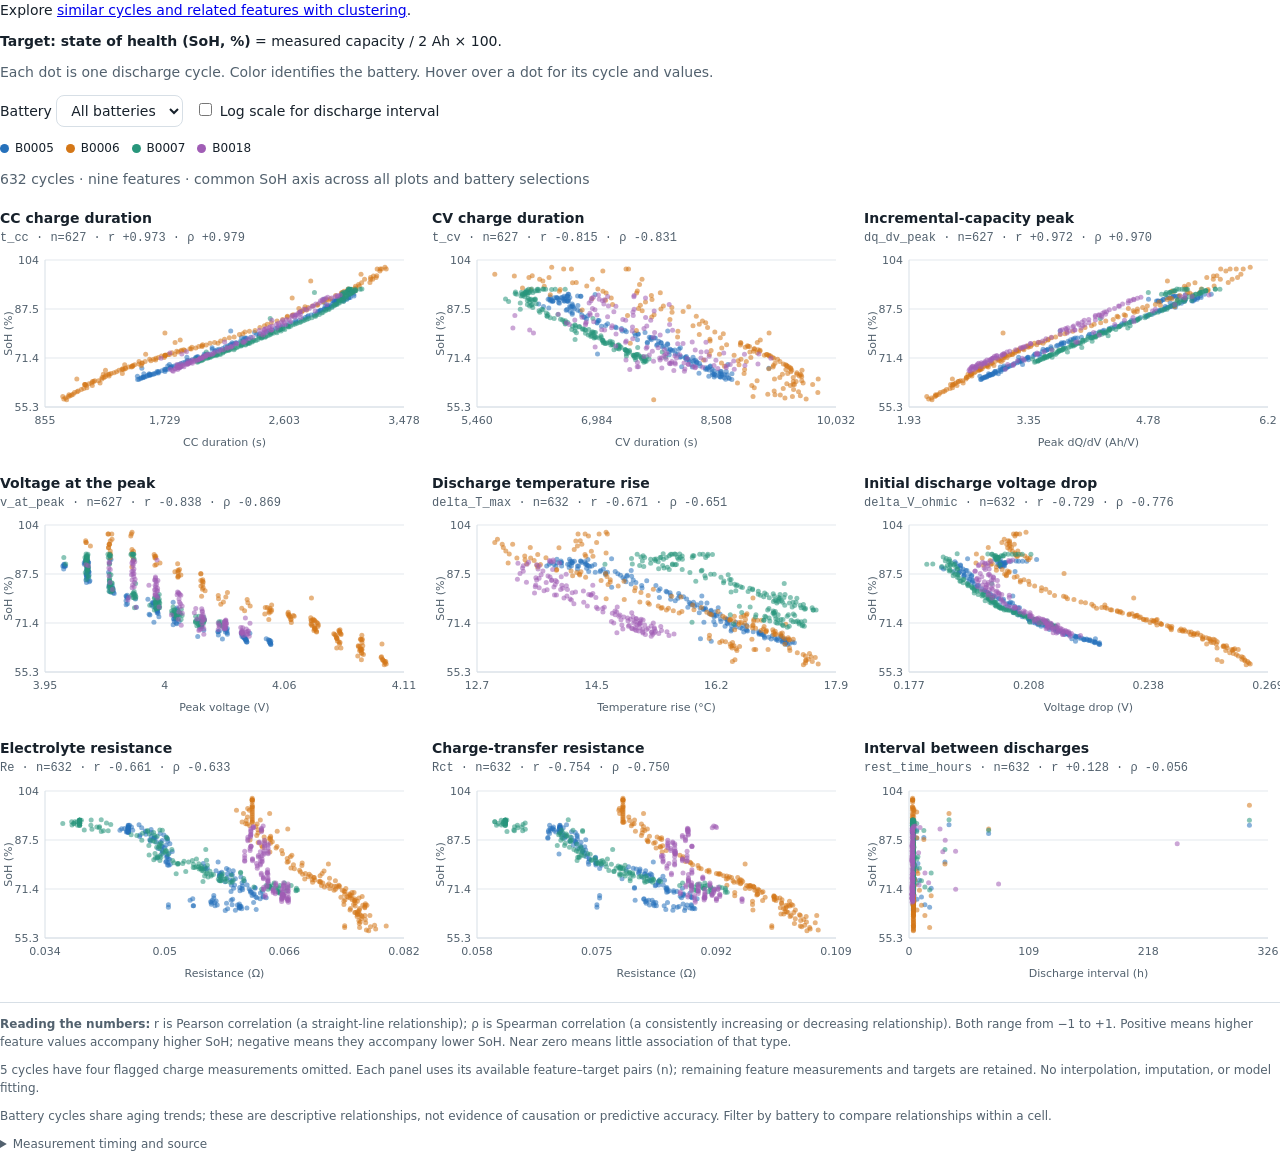
<file: Web/HTML/scatterplots.html>
<!doctype html>
<html lang="en">
<meta charset="utf-8">
<meta name="viewport" content="width=device-width, initial-scale=1">
<title>Battery features versus state of health</title>
<style>
:root{color-scheme:light dark;--foreground:light-dark(#17212b,#e6eaf0);--muted:light-dark(#52616e,#a6b2c0);--border:light-dark(#d7dfe6,#3e4a58);--card:light-dark(#fff,#202a35);--ring:light-dark(#2671bb,#7fbbff);--font-sans:system-ui,sans-serif;--font-mono:ui-monospace,monospace;--radius:8px}
*{box-sizing:border-box}body{margin:0;color:var(--foreground);font:14px/1.5 var(--font-sans)}
p{margin:0 0 10px}.muted{color:var(--muted)}
.controls,.legend{display:flex;align-items:center;gap:12px;flex-wrap:wrap;margin:12px 0}
select{font:inherit;color:var(--foreground);background:var(--card);border:1px solid var(--border);border-radius:var(--radius);padding:6px 10px}
select:focus-visible,input:focus-visible{outline:2px solid var(--ring);outline-offset:3px}
.legend span{display:inline-flex;align-items:center;gap:6px;font-size:12px}.swatch{width:9px;height:9px;border-radius:50%;display:inline-block}
.plots{display:grid;grid-template-columns:repeat(2,minmax(0,1fr));gap:20px 16px;margin:18px 0}
.plot{min-width:0}h2{font-size:14px;font-weight:600;margin:0}.stat{font:12px/1.6 var(--font-mono);color:var(--muted)}
svg{width:100%;height:205px;display:block;overflow:visible}svg text{fill:var(--muted);font:11px var(--font-sans)}
.footnote{font-size:12px;color:var(--muted);border-top:1px solid var(--border);padding-top:12px}
details{font-size:12px;color:var(--muted);margin:10px 0}summary{cursor:pointer}details p{margin-top:8px}
@media(min-width:1050px){.plots{grid-template-columns:repeat(3,minmax(0,1fr))}}
@media(max-width:520px){.plots{grid-template-columns:minmax(0,1fr)}}
@media print{.plots{grid-template-columns:repeat(3,minmax(0,1fr))}.plot{break-inside:avoid}}
</style>
<body>
<p>Explore <a href="clustering.html">similar cycles and related features with clustering</a>.</p>
<p><strong>Target: state of health (SoH, %)</strong> = measured capacity / 2 Ah × 100.</p>
<p class="muted">Each dot is one discharge cycle. Color identifies the battery. Hover over a dot for its cycle and values.</p>
<div class="controls">
 <label>Battery <select id="battery" aria-label="Filter all scatterplots by battery"></select></label>
 <label><input id="log" type="checkbox"> Log scale for discharge interval</label>
</div>
<div id="legend" class="legend" aria-label="Battery colors"></div>
<p id="coverage" class="muted" aria-live="polite"></p>
<div id="plots" class="plots"></div>
<div class="footnote">
<p><strong>Reading the numbers:</strong> r is Pearson correlation (a straight-line relationship); ρ is Spearman correlation (a consistently increasing or decreasing relationship). Both range from −1 to +1. Positive means higher feature values accompany higher SoH; negative means they accompany lower SoH. Near zero means little association of that type.</p>
<p id="quality"></p>
<p>Battery cycles share aging trends; these are descriptive relationships, not evidence of causation or predictive accuracy. Filter by battery to compare relationships within a cell.</p>
<details><summary>Measurement timing and source</summary>
<p>Re and Rct retain the existing nearest-impedance alignment, which can use later measurements. Temperature rise requires the full discharge; voltage drop requires the initial load step. The discharge interval includes charging and is not pure idle rest. These plots do not establish which features are available at a prediction cutoff.</p>
<p>Source: Reports/cycles_observed_flagged.csv, generated by Code/analysis/run_eda.py from the pinned battery data. Capacity is excluded from the features because it directly defines SoH. Values above 100% are preserved.</p>
</details>
</div>
<noscript>This report needs JavaScript to draw the scatterplots.</noscript>
<script>
const D={"features": [["t_cc", "CC charge duration", "CC duration (s)"], ["t_cv", "CV charge duration", "CV duration (s)"], ["dq_dv_peak", "Incremental-capacity peak", "Peak dQ/dV (Ah/V)"], ["v_at_peak", "Voltage at the peak", "Peak voltage (V)"], ["delta_T_max", "Discharge temperature rise", "Temperature rise (\u00b0C)"], ["delta_V_ohmic", "Initial discharge voltage drop", "Voltage drop (V)"], ["Re", "Electrolyte resistance", "Resistance (\u03a9)"], ["Rct", "Charge-transfer resistance", "Resistance (\u03a9)"], ["rest_time_hours", "Interval between discharges", "Discharge interval (h)"]], "batteries": ["B0005", "B0006", "B0007", "B0018"], "colors": ["var(--chart-1, #2671bb)", "var(--chart-2, #d47717)", "var(--chart-3, #28967b)", "var(--chart-4, #a05db5)"], "rows": [["B0005", 2, 92.31636248599635, 3023.766, 6963.8589999999995, 5.218598567681429, 3.9808690924954675, 14.33564603105771, 0.209724675465067, 0.04466870036616091, 0.06945627304536996, 3.2768275], ["B0005", 3, 91.76745971117039, 3027.422, 6783.687999999999, 5.126575615358913, 3.970758350359177, 14.084530525863002, 0.20720340039556584, 0.04466870036616091, 0.06945627304536996, 3.2683158333333333], ["B0005", 4, 91.76312637910564, 3027.407, 6778.86, 5.138437675991071, 3.9704714565484234, 14.108068037117349, 0.20613932775098176, 0.04466870036616091, 0.06945627304536996, 3.2441797222222224], ["B0005", 5, 91.7322754106021, 3023.047, 6609.5, 5.079469455014937, 3.970632930560228, 14.140595614085552, 0.2051314895869938, 0.04466870036616091, 0.06945627304536996, 3.271323611111111], ["B0005", 6, 91.78308300337747, 3021.25, 6741.1720000000005, 5.074747242437905, 3.970125996274295, 14.229397669472458, 0.20449958988160244, 0.04466870036616091, 0.06945627304536996, 3.354392222222222], ["B0005", 7, 91.75730714613302, 3019.953, 6568.547, 5.098750846755848, 3.969995058796683, 14.235822946429689, 0.2031376110266403, 0.04466870036616091, 0.06945627304536996, 3.3536241666666666], ["B0005", 8, 91.28783952832768, 3025.187, 6642.139999999999, 5.060621463993719, 3.971093766123544, 13.80350143457655, 0.20195039683841998, 0.04466870036616091, 0.06945627304536996, 3.1688541666666667], ["B0005", 9, 91.23869264945667, 3013.453, 6480.249999999997, 5.035624821588751, 3.969755362217962, 13.891056271332303, 0.20126660833168009, 0.04466870036616091, 0.06945627304536996, 3.1744575], ["B0005", 10, 91.2306634248468, 3013.281, 6529.9220000000005, 5.013945378564806, 3.970983901533667, 13.954923620632258, 0.20178395709796826, 0.04466870036616091, 0.06945627304536996, 3.1785547222222226], ["B0005", 11, 91.23097763432251, 3011.125, 6445.344, 4.9952606418765235, 3.9698240934188447, 14.104718071788671, 0.20158400370569485, 0.04466870036616091, 0.06945627304536996, 3.166640555555556], ["B0005", 12, 90.71009678836958, 2892.844, 6366.593, 4.778302064518481, 3.960361552840392, 13.777646003780443, 0.20013163753878205, 0.04466870036616091, 0.06945627304536996, 7.004887222222223], ["B0005", 13, 90.68760788774527, 2993.688, 6403.063, 4.9559884954952125, 3.9604851163848593, 13.845846734525498, 0.1998327885259572, 0.04466870036616091, 0.06945627304536996, 3.121123888888889], ["B0005", 14, 90.67202457367911, 2988.1709999999935, 6384.344000000012, 4.952652968166998, 3.9699613314056323, 14.072310729819854, 0.20068844447475875, 0.04466870036616091, 0.06945627304536996, 3.344930833333333], ["B0005", 15, 90.12990018153252, 2987.187, 6397.344000000001, 4.9272976640506165, 3.9598440937364496, 13.741466689435129, 0.2004203661924442, 0.04466870036616091, 0.06945627304536996, 3.1125519444444443], ["B0005", 16, 90.10534501230751, 2979.328, 6425.406, 4.924804237369656, 3.960680134185432, 13.872944741868078, 0.200638621411509, 0.04466870036616091, 0.06945627304536996, 3.1333680555555556], ["B0005", 17, 90.12897504131045, 2967.515, 6567.063000000001, 4.898109263043192, 3.9606631060313235, 13.956675803360433, 0.20040739588854972, 0.04466870036616091, 0.06945627304536996, 3.1165969444444444], ["B0005", 18, 90.15341571417048, 2966.016, 6428.562, 4.8886605947941355, 3.9602592768828626, 14.096334329174777, 0.20047432377505103, 0.04466870036616091, 0.06945627304536996, 3.1317405555555555], ["B0005", 19, 90.13888123598021, 2956.406, 6418.031000000001, 4.873815133734325, 3.9610784349728103, 14.185140915471987, 0.20045031618891462, 0.04466870036616091, 0.06945627304536996, 3.1777344444444444], ["B0005", 20, 92.35129974664596, 3069.344, 6627.124999999999, 5.524530624908611, 3.980351490441027, 13.888783779296418, 0.2004669860340771, 0.04466870036616091, 0.06945627304536996, 309.4538975], ["B0005", 21, 92.3708655641822, 3110.454, 6618.781000000003, 5.444659663476958, 3.9700628764627233, 14.070169457225294, 0.19904951676712823, 0.044843430573346096, 0.0679720560130687, 4.315963888888889], ["B0005", 22, 91.80887106739473, 3112.313, 6610.922, 5.396475496448396, 3.969604581640088, 13.948275574115005, 0.1996516740459584, 0.04510114851143001, 0.06852832896000328, 4.315112777777778], ["B0005", 23, 91.2890373788812, 3085.0, 6472.0470000000005, 5.404155951403482, 3.970458313582704, 13.949234677873736, 0.20053700916257222, 0.044172075577171746, 0.06804449516996176, 4.259800277777778], ["B0005", 24, 91.25568217539184, 3074.343, 6582.2029999999995, 5.362259066694158, 3.969194378096158, 14.110271378053906, 0.20076120158086175, 0.043786628196075913, 0.06845021227072765, 4.459544166666666], ["B0005", 25, 91.2790752110188, 3074.016, 6547.264999999999, 5.364366201301426, 3.9702919363552747, 14.24671755143018, 0.20050178970534915, 0.04463932198878524, 0.0683410113732366, 4.265073611111111], ["B0005", 26, 90.70155637541953, 3061.188, 6580.016, 5.356780136379058, 3.969242920046296, 14.043746186110464, 0.2007564237004611, 0.043558785775475374, 0.06868237655872211, 4.259475], ["B0005", 27, 90.7384597057947, 3044.766, 6559.093000000001, 5.323429001667861, 3.9701094035259197, 14.299467731360231, 0.20124696056642843, 0.04526547818261783, 0.0681437253042456, 4.41], ["B0005", 28, 90.69846943551761, 3036.219, 6627.0, 5.328048353512223, 3.970506774085373, 14.433546048604104, 0.20149732698056555, 0.044483715777434665, 0.06782555719716843, 4.39556], ["B0005", 29, 90.13828325839116, 3037.64, 6577.64, 5.295743295145545, 3.970532633595498, 14.200857694423874, 0.20120869914189266, 0.04441416485910045, 0.06885805241213436, 4.278597777777778], ["B0005", 30, 90.2038520058676, 3021.391, 6607.1249999999945, 5.310524146582001, 3.970249466766668, 14.392900662846774, 0.2015409951891396, 0.04453544590029642, 0.06779434699116274, 4.459245], ["B0005", 31, 92.59012758352243, null, null, null, null, 14.67666650056077, 0.19214301144379053, 0.04610646564263781, 0.07041083307756363, 36.370620833333334], ["B0005", 32, 91.53519228369714, 3041.703, 6391.359, 5.299984824951096, 3.9700732984697793, 14.287220103926483, 0.18892514927487625, 0.04646251600050638, 0.06993774302336724, 3.9106594444444442], ["B0005", 33, 90.99520544750634, 3030.671, 6487.842999999999, 5.297868041339203, 3.9705744246958377, 14.308408700187321, 0.1892116033197384, 0.04772385451119983, 0.06950417544214327, 3.916323888888889], ["B0005", 34, 90.46539818514259, 3011.187, 6504.0, 5.213574320849538, 3.9706126199002867, 14.321943711351647, 0.190356028314552, 0.04694022963323793, 0.069661211991841, 4.0591405555555555], ["B0005", 35, 90.23049522902599, 2989.531, 6617.561999999999, 5.210180462354881, 3.970693873775691, 14.340560010288275, 0.19031067100799515, 0.04702798243208013, 0.07112946749607083, 3.8873308333333334], ["B0005", 36, 89.96885325986096, 2984.75, 6620.843999999999, 5.194218278523799, 3.970483172064966, 14.361120383902286, 0.1896374229244122, 0.047755380262671634, 0.07167079612312527, 4.0379644444444445], ["B0005", 37, 89.42216167685231, 2975.453, 6509.483999999999, 5.1687881694078825, 3.970620959828671, 14.31700385380947, 0.19035930277925583, 0.047022939446838434, 0.06976696183555635, 4.006905277777778], ["B0005", 38, 89.14615242126361, 2956.469, 6672.327999999997, 5.125560827613125, 3.970191446207177, 14.55798492102618, 0.1909805647902436, 0.046245370477528074, 0.0719248993978976, 3.8769097222222224], ["B0005", 39, 88.65168579009143, 2938.984, 6676.3910000000005, 5.08376297114437, 3.970710621643319, 14.518922832738525, 0.1919699459175579, 0.04618610336751238, 0.07193787056034481, 4.046289166666667], ["B0005", 40, 88.65188775394685, 2921.672, 6744.8910000000005, 5.059579345245833, 3.9703253728141523, 14.959371983891565, 0.19164957377974812, 0.04773737014313117, 0.0703395836124857, 4.064718055555556], ["B0005", 41, 88.39360553331026, 2918.672, 6668.469000000001, 5.039046005340786, 3.971160159946653, 14.72871406159539, 0.1901939713453027, 0.04838334154876506, 0.06973812701544792, 4.019596111111111], ["B0005", 42, 88.11575352046543, 2912.453, 6651.031000000001, 5.00332294309413, 3.9712788602797042, 14.616668328231007, 0.18992226245610944, 0.048037510039299486, 0.07012511424776673, 3.948116388888889], ["B0005", 43, 88.38086462469224, 2901.11, 6639.719000000006, 4.977211333012967, 3.9711016385245927, 14.510839227404134, 0.20423128351878184, 0.04815104655957722, 0.06772207819825936, 13.505885277777777], ["B0005", 44, 88.13341798715734, 2928.75, 6687.625, 5.097635931324611, 3.979817752947971, 14.441304705946965, 0.19113912329273308, 0.04815104655957722, 0.06772207819825936, 7.079010277777778], ["B0005", 45, 87.58652435332071, 2895.062, 6700.374999999997, 4.963264093091922, 3.9701929595936973, 14.766334581784996, 0.1926303593504457, 0.04754728174038817, 0.07318009891168203, 4.091033055555555], ["B0005", 46, 87.09248023980004, 2871.437, 6743.344000000001, 4.906585574427108, 3.9700985091135683, 14.805312964989348, 0.19321135944217804, 0.04764092098948851, 0.07165247326552959, 3.968402777777778], ["B0005", 47, 86.8045675592357, 2850.625, 6774.812000000001, 4.907950133000604, 3.9707479655599327, 14.965001236699614, 0.19315308993115732, 0.04842436953177311, 0.07249983749010006, 4.1042708333333335], ["B0005", 48, 89.68120074286804, 2895.86, 6500.016, 5.035667329846067, 3.9710626285130997, 14.064808040941344, 0.18552051823956894, 0.04893386185534073, 0.06795990180113623, 72.38502611111112], ["B0005", 49, 89.15945111636637, 2981.766, 6246.280999999999, 5.081639217984684, 3.9602318061483732, 14.184884703986562, 0.18602422723088896, 0.04943074564871873, 0.0701407541984291, 3.9005252777777777], ["B0005", 50, 88.36821038139479, 2950.406, 6307.375, 5.051181043637378, 3.9704599335732227, 14.3466852082244, 0.1886348425693658, 0.04974822543014387, 0.07112993844977841, 3.9854730555555555], ["B0005", 51, 87.85088925176532, 2918.2189999999973, 6374.296999999991, 4.9917085709250575, 3.9703353101575285, 14.589947971667726, 0.18994990946309986, 0.04988486594475391, 0.07198302765125617, 3.813606388888889], ["B0005", 52, 87.34353089918953, 2893.266, 6605.891000000001, 4.965865741757636, 3.9700917481396214, 14.588353315265046, 0.1913127866488189, 0.04921638093217895, 0.07146374397937286, 4.051028611111111], ["B0005", 53, 87.08586253728572, 2867.719, 6596.203, 4.924006502769384, 3.9712949173524885, 14.900691238010815, 0.19126677255390945, 0.04994593893656341, 0.07088704261645878, 3.875433888888889], ["B0005", 54, 86.82112528239094, 2859.344, 6645.906999999999, 4.872881306803553, 3.97025193739884, 14.896646278891978, 0.19113241830137273, 0.048969605147940264, 0.07178168505217358, 3.950338611111111], ["B0005", 55, 86.31608619617913, 2845.953, 6673.094000000001, 4.845486093180863, 3.9701707935460977, 14.840646651769987, 0.19213070620581885, 0.05022937602514056, 0.0718319241428618, 4.003285833333333], ["B0005", 56, 85.79032694665067, 2823.2499999999945, 6672.9070000000065, 4.820564322985298, 3.9708353019867944, 14.867707224154767, 0.19270593764577626, 0.04971526662508074, 0.07139027154395669, 4.105967777777778], ["B0005", 57, 85.52666755675959, 2799.75, 6794.218999999999, 4.774503490237574, 3.9699311334323957, 14.988636771073935, 0.19330568962494343, 0.04913216601843565, 0.0724518691988788, 4.106002777777778], ["B0005", 58, 85.30072498242605, 2777.812, 6872.25, 4.757194868467764, 3.9716653728874145, 15.183155569322007, 0.19349798097209003, 0.04920968322529824, 0.07304025099509703, 4.072990555555555], ["B0005", 59, 85.01555136321294, 2772.328, 6818.9839999999995, 4.7494408502750325, 3.9714030076244238, 14.884493588522961, 0.19241357819881966, 0.04950631616559385, 0.07251082944035009, 4.0461025], ["B0005", 60, 84.72899300898948, 2756.687, 6828.516, 4.682759288119911, 3.9701921763799057, 15.026593610097127, 0.19335321611416223, 0.04865176277959679, 0.07201762091170956, 4.08727], ["B0005", 61, 84.24514543304643, 2739.61, 6854.359, 4.64714098748237, 3.980437871423461, 14.95847618520062, 0.19386313259482257, 0.04916575568371288, 0.07316993618002728, 3.824921944444444], ["B0005", 62, 83.72370795579859, 2711.063, 7000.374999999999, 4.605975988930169, 3.9813948016935234, 15.110608773944978, 0.1949657667101965, 0.04923427342088277, 0.07277120733743579, 3.9593402777777778], ["B0005", 63, 83.72846239939551, 2685.75, 7013.938, 4.573547787736818, 3.9800224395370645, 15.315496776048128, 0.19464086176337947, 0.0505475864921389, 0.07270866794574943, 4.0808374999999995], ["B0005", 64, 83.18581879907026, 2688.453, 6989.813, 4.5593893082873365, 3.9800853824335514, 14.67796740539514, 0.19398632206990563, 0.050118814742107526, 0.07301041089661342, 4.522135555555556], ["B0005", 65, 82.9506934374123, 2666.61, 6989.656000000001, 4.488386787561513, 3.981488654055438, 15.115677856881028, 0.1945986712564407, 0.04913242687695094, 0.0693303248319639, 3.387278611111111], ["B0005", 66, 82.69270286667508, 2638.172, 7123.264999999999, 4.462064733773804, 3.9816472066970445, 15.375632472490533, 0.19581303370894432, 0.049792567319026114, 0.07343650361620202, 3.9265580555555557], ["B0005", 67, 82.13268910650655, 2618.312, 7098.891, 4.445729758827767, 3.981920403438257, 15.354571289445659, 0.19647666415154408, 0.049865378066600005, 0.0732133898164959, 4.068029444444445], ["B0005", 68, 81.89289215111849, 2590.578, 7045.063, 4.391550096805421, 3.9803273729096253, 15.462157921153608, 0.19664300819765757, 0.049811932785538866, 0.07459618605206403, 4.021649166666666], ["B0005", 69, 81.63675203549555, 2577.625, 7222.485, 4.372831549821356, 3.980732441908545, 15.475354015335512, 0.196971490367714, 0.04850673488997184, 0.07458309776342148, 4.014357777777778], ["B0005", 70, 81.38764457766808, 2555.797, 7233.594, 4.338410105507183, 3.981917795744694, 15.519413924501098, 0.19734121487119793, 0.050023074203339506, 0.0736638387977965, 3.8580294444444445], ["B0005", 71, 81.10627427605796, 2538.906, 7300.6720000000005, 4.311426958478869, 3.9822704997788634, 15.643852566505299, 0.19786327266798764, 0.05020469043786587, 0.07371885821597624, 4.108563611111111], ["B0005", 72, 80.56628301882924, 2518.14, 7342.687000000001, 4.249560192958121, 3.9879378552555544, 15.527397208594664, 0.19812484194518643, 0.04975857340773159, 0.07465617760875586, 4.1008547222222225], ["B0005", 73, 80.32815698744193, 2487.422, 7311.5470000000005, 4.230719447377545, 3.9874333552391232, 15.656774387253893, 0.19882213965536, 0.04968675503783295, 0.07355425821939737, 4.0923219444444445], ["B0005", 74, 80.07571116958798, 2472.016, 7361.9529999999995, 4.195245865472192, 3.987625649131486, 15.71268094266507, 0.19907456464317175, 0.04995005707049774, 0.0746229428074614, 4.10944], ["B0005", 75, 79.5184615700164, 2451.031, 7467.235000000001, 4.149859087816036, 3.988028762107901, 15.63254789867472, 0.2000930549955635, 0.050282564251258356, 0.07360391142336822, 4.109570277777777], ["B0005", 76, 79.28944984121105, 2421.75, 7514.110000000001, 4.103079695364588, 3.9915152402386243, 15.758326936067927, 0.20007414339841345, 0.04992007781904663, 0.074642062777058, 4.0050172222222225], ["B0005", 77, 79.24715353687058, 2400.875, 7509.842999999999, 4.0756313835500535, 3.996967814798097, 15.528747201881483, 0.20128252880757103, 0.05007996435013632, 0.07547710929281527, 5.354288333333333], ["B0005", 78, 79.77631946247968, 2386.078, 7599.7970000000005, 4.256516377761033, 3.988328215736879, 15.36607261658375, 0.1984826229426364, 0.054692185026359336, 0.07464599360022733, 8.109830555555556], ["B0005", 79, 78.73650873900519, 2417.016, 7476.485000000006, 4.06274614082073, 3.987431641058913, 15.594635904665225, 0.20118279818520346, 0.05487320211540928, 0.07934403644117197, 4.110234166666667], ["B0005", 80, 78.24509975468973, 2358.234, 7654.094000000001, 3.979814823000467, 4.007999365948856, 15.85681060594895, 0.20310857197212995, 0.055240499862766274, 0.08002359358228964, 4.110056388888888], ["B0005", 81, 77.98829736685181, 2324.735, 7717.140000000001, 3.932924062701094, 3.9993905747786127, 15.965795188082247, 0.20358625613544934, 0.055080368328742545, 0.08045008161921993, 3.944344722222222], ["B0005", 82, 77.97407834092117, 2314.063, 7731.2970000000005, 3.9066749463565706, 3.99930759642526, 16.05129949029377, 0.20276793154900963, 0.05484578494342528, 0.08099527914390654, 4.110967777777778], ["B0005", 83, 77.7344676795305, 2322.218, 7671.0, 3.885925637583533, 3.988042238822687, 15.810713669279608, 0.20211018623759403, 0.05808949268604193, 0.07900611376190819, 4.110733611111111], ["B0005", 84, 77.44370539945209, 2304.453, 7681.140999999998, 3.8525748454245736, 3.998506176345994, 15.90488471625617, 0.2027876127065471, 0.05639999430512618, 0.08181491967012575, 4.069266666666667], ["B0005", 85, 76.9118299471279, 2282.875, 7773.766, 3.821221441640727, 3.9991075968134737, 15.874605247583197, 0.20411854525289108, 0.057159147914507935, 0.08086696623694065, 3.9198133333333334], ["B0005", 86, 76.39571291255139, 2248.297, 7803.7970000000005, 3.7720800062279363, 4.0002520402379425, 15.951523771765082, 0.20536942930337165, 0.056998793862942924, 0.08250100764416027, 4.111276111111111], ["B0005", 87, 76.42626314878223, 2221.703, 7804.079000000001, 3.743182878754693, 4.001687371475255, 16.213424307696954, 0.20500667394163896, 0.05791594677751306, 0.08175057083151278, 4.111631666666667], ["B0005", 88, 76.1323662642189, 2229.422, 7885.8279999999995, 3.745179827768702, 4.000724385614434, 16.003398167819935, 0.20432618739778796, 0.0585831887959693, 0.08269416457353587, 4.094696388888889], ["B0005", 89, 75.87429969244934, 2211.812, 7888.7970000000005, 3.726933837030483, 4.001267496166848, 15.997992661194733, 0.20434777282380612, 0.05684411239635824, 0.082272625759776, 4.111584166666667], ["B0005", 90, 80.29094495653295, 2211.812, 7888.7970000000005, 3.726933837030483, 4.001267496166848, 15.977345940157353, 0.20366128888453172, 0.05667203462955093, 0.08291573296417665, 32.674370833333334], ["B0005", 91, 78.19245723372212, 2289.906, 7675.468999999999, 4.093777298414484, 3.998890535619969, 15.795681431404457, 0.19870627307768807, 0.057798377106990255, 0.07518971733166918, 7.168198611111111], ["B0005", 92, 77.40457623883893, 2344.015, 7503.8749999999945, 3.8827447632346175, 3.9874783305723467, 15.83347443465211, 0.20035140591680367, 0.05869361561103209, 0.08099673983388944, 4.0399525], ["B0005", 93, 76.61877815934297, 2300.703, 7629.235000000001, 3.8389934771982617, 3.9919662472352897, 15.776074449856253, 0.2016209269066267, 0.05687355099054793, 0.08079234772463807, 4.083676111111111], ["B0005", 94, 76.34764134244853, 2254.594, 7628.766, 3.7713229809220294, 4.0096347832959776, 16.02604137850138, 0.202646629233183, 0.058401226760293384, 0.0816166339541188, 4.113011944444445], ["B0005", 95, 75.84786508568163, 2231.375, 7758.719, 3.742630327129369, 4.009671025186256, 16.035573712016465, 0.20371035403138205, 0.05713926164978321, 0.08203042743610463, 4.081896944444444], ["B0005", 96, 75.59487980071347, 2204.187, 7747.8589999999995, 3.697610566055312, 4.000778987397407, 16.11145758817611, 0.20368548578113632, 0.056846750542401, 0.08430934905296765, 4.086193611111112], ["B0005", 97, 75.32819480340552, 2188.938, 7836.687999999997, 3.6829066397966788, 4.001112120721395, 16.108291919629117, 0.20439998379587276, 0.05971458306876328, 0.08128077873787101, 4.1133202777777775], ["B0005", 98, 75.07726763335681, 2171.828, 7818.281, 3.617234663292143, 4.001227398974793, 16.173340981901728, 0.20473168246821372, 0.057876489486257204, 0.0827621596207595, 3.9908030555555554], ["B0005", 99, 74.54222025200119, 2153.797, 7874.421, 3.6197755283828226, 4.0014628452612335, 16.08555278481613, 0.20530841752998796, 0.057106052592570886, 0.08389339159553517, 4.113632777777777], ["B0005", 100, 74.29341922806006, 2126.453, 7921.172, 3.5832532986635304, 3.9975179735842197, 16.112565173909875, 0.20551924099784857, 0.05832440115222774, 0.0823356083860003, 4.114092777777778], ["B0005", 101, 74.02068389880529, 2110.75, 7927.2029999999995, 3.5674470518438888, 3.997854732561401, 16.170034126178834, 0.20617565070150912, 0.05853988727737317, 0.08259957408588693, 4.114492222222222], ["B0005", 102, 73.76047934515816, 2096.156, 7949.030999999997, 3.546967527060959, 4.008298666622284, 16.191035130833733, 0.20667703267319482, 0.057610002271573896, 0.08361769407052744, 3.9927258333333335], ["B0005", 103, 74.29517994152012, 2076.906, 8032.2970000000005, 3.5241272706379547, 4.008480795417314, 16.240738727658297, 0.20612378371921158, 0.05687744083786221, 0.08453629957179691, 9.492560833333332], ["B0005", 104, 74.80459149068348, 2075.75, 8049.782, 3.7780342324422804, 4.001007504273643, 15.940464447459469, 0.20385435106334038, 0.058982855797460765, 0.07840869791471827, 5.220186666666666], ["B0005", 105, 74.04002973464492, 2138.781, 7979.047, 3.569653298934842, 4.010251246283463, 16.147133291223824, 0.20512093265292108, 0.06019789084807145, 0.08377346645248043, 4.049457222222222], ["B0005", 106, 73.48771634233412, 2096.766, 7902.516, 3.5142793418270255, 4.00177343403632, 16.153684531361645, 0.2061010928312217, 0.05988352416265757, 0.08361156763608181, 3.868216111111111], ["B0005", 107, 72.69506137422964, 2062.407, 6994.875, 3.481920221444714, 4.008173850677336, 16.245888108856636, 0.20762188249083824, 0.058875120497055886, 0.08370562422038381, 3.979626666666667], ["B0005", 108, 72.70731033617847, 2040.828, 8013.484, 3.460890398160796, 4.008480248447929, 16.316565223677046, 0.20819188105845843, 0.05844518592952695, 0.0843513765148262, 4.115486388888889], ["B0005", 109, 72.75118759533416, 2018.765, 7987.907, 3.429287114470293, 4.009058946029192, 16.344915054989198, 0.2077929211375631, 0.06055121054997781, 0.08328051476741821, 3.9033941666666663], ["B0005", 110, 72.4521081880618, 2023.875, 7908.109, 3.423699078516554, 4.018446945867005, 16.345529219404302, 0.2078284634436236, 0.05995025589217596, 0.0831904359131708, 4.091718611111111], ["B0005", 111, 71.93354685740283, 2010.969, 8058.360000000001, 3.4034043338853515, 4.008493832452766, 16.251346629728502, 0.20947990756245316, 0.05956501303684226, 0.08487011380929321, 4.115681388888889], ["B0005", 112, 71.67227160784894, 1970.1399999999999, 8116.8279999999995, 3.348466761438523, 3.9996040911567974, 16.379186216446033, 0.21009568663145517, 0.059853349010250065, 0.08473917663733575, 4.116210833333334], ["B0005", 113, 71.66979450419048, 1957.4219999999998, 8046.437, 3.340055654753833, 4.019977518964666, 16.466972088182118, 0.2096757384225696, 0.05874548029308314, 0.08711721350349075, 3.8955816666666663], ["B0005", 114, 71.403243672388, 1960.422, 8110.890000000001, 3.341332524911257, 4.009312021110968, 16.3396929755883, 0.20932976242278167, 0.06083767084489383, 0.08490902777488013, 4.116814166666667], ["B0005", 115, 71.14601590870593, 1950.094, 8139.406, 3.3197761359566673, 4.009576735190412, 16.350756107457627, 0.20997045206285048, 0.05993762786815949, 0.08479950183605617, 4.116619166666666], ["B0005", 116, 70.8714516365654, 1930.4679999999998, 8160.594000000001, 3.293524998402118, 4.019704480607947, 16.45379439254465, 0.21108781315803604, 0.05959588691816853, 0.08518775171680287, 4.117221944444444], ["B0005", 117, 70.6204614397223, 1910.469, 8225.030999999999, 3.2596909168762274, 4.0202934865360165, 16.579459605000633, 0.2123458771548985, 0.058400743519397356, 0.08632938236969102, 4.116944722222223], ["B0005", 118, 70.62893964700964, 1894.0939999999998, 8246.157, 3.232034898057705, 4.0203996135368385, 16.62395360828572, 0.21204474404542228, 0.06260506440345279, 0.08502111899525971, 4.035121388888889], ["B0005", 119, 70.37991865734948, 1897.953, 8163.514999999999, 3.250338394616069, 4.020146147534462, 16.407221824843003, 0.21087396484512055, 0.06115195391732467, 0.08485577620272611, 3.949860833333333], ["B0005", 120, 71.66960242610739, 1891.6709999999998, 8211.796999999997, 3.2333680931419195, 4.019941922866105, 16.007544851372753, 0.20874955547275809, 0.06160738568225919, 0.08020127504914304, 20.156401944444447], ["B0005", 121, 71.91275088396453, 1970.4679999999998, 8125.75, 3.4854359524471032, 4.010611094562949, 16.15001469518194, 0.2079130402678966, 0.06160738568225919, 0.08020127504914304, 3.89273], ["B0005", 122, 70.86773587242763, 1973.922, 8127.170999999994, 3.3497917425642765, 4.008007874145175, 16.169978705117995, 0.21012227561594932, 0.060986669920577066, 0.08583976882422588, 4.088571944444444], ["B0005", 123, 70.34908318388216, 1916.062, 8212.11, 3.270119245790017, 4.01986292828256, 16.312234344673218, 0.21194065417638264, 0.06100425704109886, 0.08588436114872877, 4.068975833333333], ["B0005", 124, 70.06018891793812, 1880.734, 8259.157, 3.2380378690354767, 4.020343048509654, 16.469841981032307, 0.21280340835126133, 0.06232914782727364, 0.08822161138920462, 4.118585], ["B0005", 125, 69.83504116363164, 1863.875, 8259.765, 3.2159591255314997, 4.030772929029721, 16.53174367696452, 0.21347091553067266, 0.061502762788551504, 0.0872699062901812, 4.095282222222222], ["B0005", 126, 69.5642394426363, 1847.453, 8293.828, 3.1851835212503197, 4.0316276926664125, 16.55959512338682, 0.21423478460483247, 0.06141907994833745, 0.08720378292525818, 4.109479166666667], ["B0005", 127, 69.31143838989175, 1833.969000000006, 8187.297000000006, 3.1717851348524366, 4.031178956490984, 16.614737295186835, 0.21451203982932965, 0.06121665145307191, 0.0872819262712242, 4.102118055555556], ["B0005", 128, 69.02183380987069, 1819.2649999999999, 8244.437, 3.14876193652581, 4.02133768690876, 16.624455012830428, 0.2151917884046548, 0.062704070176938, 0.08679111809854424, 4.119383611111111], ["B0005", 129, 68.76182075128112, 1800.047, 8303.25, 3.1299823765557253, 4.031420921311912, 16.634933596517826, 0.21579280885156837, 0.06172613583587411, 0.0883779260119075, 3.926896944444444], ["B0005", 130, 68.52564012447505, 1783.984, 8066.344, 3.1094959110312725, 4.027499318049605, 16.718211742594967, 0.2165042764794438, 0.06185223703499693, 0.08697922184678317, 4.058238055555555], ["B0005", 131, 68.52542783135199, 1777.203, 8427.547, 3.0992249317254554, 4.02764692198219, 16.795206377160195, 0.21669792995522874, 0.06310358102659182, 0.08852234569242505, 4.120243055555555], ["B0005", 132, 68.23677554340759, 1768.2809999999968, 8399.859000000011, 3.0566591611687866, 4.037715415527298, 16.802633263573593, 0.21731891845832818, 0.06228746060457266, 0.08923087570947913, 4.121940277777778], ["B0005", 133, 68.7696008447881, 1751.516, 8431.812, 3.058287540387152, 4.028192999262197, 16.398389801765447, 0.21455690119008697, 0.06270549893166993, 0.08838724457648714, 11.323025277777779], ["B0005", 134, 69.30557575767696, 1764.219, 8655.187, 3.2799243146737194, 4.030341479855685, 16.405715416050413, 0.21298939232461978, 0.05609876336075707, 0.0751803131352498, 4.617543333333333], ["B0005", 135, 68.49250017919469, 1843.875, 8202.796999999997, 3.0161665127969375, 4.030781707263992, 16.581425997164004, 0.21517502565837487, 0.05609876336075707, 0.0751803131352498, 3.475811666666667], ["B0005", 136, 68.23913974630379, 1772.578, 8369.641, 3.089233399406435, 4.031565973213016, 16.824088857786005, 0.21632833504890758, 0.053286381622558374, 0.08156856568421471, 4.119986944444444], ["B0005", 137, 67.71610233129982, 1754.547, 8453.516, 3.0670883375880607, 4.031654104409319, 16.834078143384914, 0.21787540697531105, 0.05293147474045376, 0.08275693411495888, 4.120603333333333], ["B0005", 138, 67.73208509189482, 1728.641, 8387.625, 3.0439859084723757, 4.038518729443681, 16.852627247164698, 0.21692756067394336, 0.05588929297745871, 0.08226321054006082, 4.036223888888889], ["B0005", 139, 67.73519606596203, 1736.907, 8370.125, 3.033524007419608, 4.0379160901708895, 16.802419719130263, 0.21683582336925422, 0.05841778368115902, 0.08029809490533976, 4.088242222222222], ["B0005", 140, 67.4657498751729, 1733.203, 8417.891000000003, 3.016154851207668, 4.027728094217933, 16.86992626932048, 0.2179661260468957, 0.056411433170262516, 0.0819223123309917, 4.018255277777778], ["B0005", 141, 67.20945968985276, 1708.922, 8476.782, 2.992601074682696, 4.038425806583871, 16.992861173350608, 0.21930367965418984, 0.05568015964086863, 0.08177399086572994, 3.950924722222222], ["B0005", 142, 66.94956895347877, 1686.375, 8571.454, 2.9546533077726753, 4.018717851224076, 17.119459396598053, 0.22039098573802685, 0.056210257603528525, 0.08328067168438782, 4.101011388888889], ["B0005", 143, 66.94572615103486, 1674.328, 8560.079, 2.9512434730469597, 4.039132716335453, 17.11552679572819, 0.21967575962934127, 0.05579452141186236, 0.0829501208969064, 4.077656388888889], ["B0005", 144, 66.70033379880827, 1680.4379999999999, 8529.937, 2.9635956575085878, 4.038701301265564, 16.94107875320008, 0.21979059748315777, 0.057799714665998925, 0.08190303229216056, 4.070273333333334], ["B0005", 145, 66.43222154587457, 1663.625, 8287.092999999999, 2.9370489364473844, 4.0392289059097894, 17.033092779215078, 0.2206814772775081, 0.05577529472858128, 0.08294674118422612, 3.8894444444444445], ["B0005", 146, 66.1585449613811, 1645.859, 8580.609, 2.919416997168854, 4.039512798871611, 17.143683343394873, 0.22244835541984198, 0.056559391313402284, 0.08237490117893426, 4.0373175], ["B0005", 147, 65.90845794222598, 1622.782, 8646.280999999999, 2.8984394850077635, 4.039885132047582, 17.21494663380883, 0.22329716267052202, 0.05334424687864744, 0.08448562230827522, 4.056649444444444], ["B0005", 148, 65.92332218320168, 1615.344, 8615.469, 2.894524594377197, 4.039908633012574, 17.181400036546375, 0.22175211706260312, 0.056262478978249195, 0.0830662312193171, 4.122061666666667], ["B0005", 149, 65.9146520051351, 1620.938, 8485.407, 2.8847184437319893, 4.039553874292228, 17.17649036664845, 0.22192650946622283, 0.05339424998746291, 0.08335635527903888, 3.909110555555556], ["B0005", 150, 66.19362111221339, 1616.0, 8561.062999999998, 2.8760463678375334, 4.0395912597615435, 17.067488373971276, 0.224691419153364, 0.05854525235071128, 0.08836885185980756, 14.438285555555556], ["B0005", 151, 68.00608383277392, 1562.438, 9176.905999999999, 3.0739614217705125, 4.0414685203965215, 16.80901297546481, 0.21791848334880326, 0.05861499608457943, 0.0815465143150512, 7.232014166666667], ["B0005", 152, 66.97653433973677, 1731.688, 8634.094000000006, 3.0227776867506346, 4.038035020755059, 16.878831157267893, 0.21972314292474726, 0.06142385686894261, 0.08496390395839584, 4.11865], ["B0005", 153, 66.45143282560349, 1682.906, 8456.703000000001, 2.9569627081407575, 4.0388817909589605, 16.880907780114512, 0.22113095179813502, 0.05952338030179974, 0.08720833121299235, 4.058945555555556], ["B0005", 154, 66.18370637499478, 1650.672, 8478.717999999999, 2.9290883781031987, 4.029490213275454, 16.976331560766265, 0.2216826748770444, 0.05926159085880675, 0.08777868669454861, 3.9200997222222225], ["B0005", 155, 65.93169483766465, 1631.3120000000001, 8462.828, 2.919554315683845, 4.049545185075582, 17.052224205928912, 0.22259871292407318, 0.05952378458944331, 0.08843007755224046, 4.0172091666666665], ["B0005", 156, 65.67375660662135, 1618.1409999999998, 8499.594, 2.889707843477966, 4.050224630960984, 17.073884711003092, 0.22303516681689128, 0.05967664811705819, 0.08584374973711092, 4.048055833333334], ["B0005", 157, 65.66010317221101, 1603.703, 8581.202999999998, 2.8776110150208964, 4.049925406088176, 17.13240503208761, 0.22330749785474957, 0.05975988463048883, 0.08662483639594361, 3.9741016666666664], ["B0005", 158, 65.38979973472176, 1597.453, 8548.562, 2.8584958894742964, 4.039801311493235, 17.144633756028966, 0.22384525654616372, 0.05950259165745283, 0.08636882918668189, 4.057951388888889], ["B0005", 159, 65.1516459320296, 1584.1399999999999, 8566.687, 2.855714594834536, 4.04015000869057, 17.136595173963784, 0.22467319564207733, 0.05955598055289399, 0.08821831541627395, 4.122096111111111], ["B0005", 160, 65.16786779519103, 1573.75, 8481.625, 2.840311782722255, 4.040135402444333, 17.193506729456985, 0.2243387149886935, 0.05949136479118529, 0.08873029794077426, 3.978111944444444], ["B0005", 161, 65.17050219327821, 1573.578, 8556.469, 2.8311443125046, 4.049888418776496, 17.28386994251861, 0.22462264203363436, 0.06052114924707915, 0.08753623977970666, 3.984466111111111], ["B0005", 162, 64.89435403247853, 1570.015, 8607.750000000004, 2.823561647883057, 4.050174991657036, 17.187167414624017, 0.2245300501199785, 0.05982677899726283, 0.08853801860235527, 4.0544225], ["B0005", 163, 64.90367528459451, 1558.094, 8663.015, 2.8075427355057716, 4.050435254025806, 17.31087096313411, 0.22572813947178538, 0.057944393691446945, 0.08890519876854222, 4.023263888888889], ["B0005", 164, 64.67318069221216, 1554.375, 8674.219, 2.8012340645772973, 4.0504888180617, 17.24223911400345, 0.22547196013529547, 0.06175931225184275, 0.0847212726764891, 3.9467405555555555], ["B0005", 165, 64.4001696309559, 1541.969, 8626.36, 2.7884414739124246, 4.0505264855777705, 17.17836390863123, 0.22577564492461466, 0.05898908039586478, 0.08573621892771217, 3.992252777777778], ["B0005", 166, 64.37262610689703, 1531.812, 8705.484, 2.7823363817629634, 4.050631755073276, 17.214629087918496, 0.2256909115061747, 0.05763029720163586, 0.08742389347930328, 4.063211944444444], ["B0005", 167, 65.45076821153677, 1530.203, 8412.312000000002, 2.7718106717162065, 4.050611554472696, 16.112924765882955, 0.21962744765027464, 0.05003573195803179, 0.07479234613687553, 18.751098055555556], ["B0005", 168, 66.25396643214678, 1577.094, 8706.75, 2.992379447320765, 4.048610861905677, 15.957710564427973, 0.21868229416095764, 0.05003573195803179, 0.07479234613687553, 4.105208333333334], ["B0006", 2, 101.25701230157058, 3338.578, 6411.688, 5.98824284722285, 3.9900627434873988, 14.597592064472941, 0.2070222594827511, 0.06123359021000344, 0.0785415394665875, 3.2768275], ["B0006", 3, 100.6663185672732, 3347.688, 6563.812, 5.9047969629980805, 3.9897515847213505, 14.29514474122907, 0.20540965515005993, 0.06123359021000344, 0.0785415394665875, 3.2683158333333333], ["B0006", 4, 100.66423327703706, 3314.156, 6662.594000000001, 5.822045585415712, 3.981221092719911, 14.193124671410438, 0.20446048698874542, 0.06123359021000344, 0.0785415394665875, 3.2441797222222224], ["B0006", 5, 100.02641688123855, 3301.235, 7062.625, 5.698680820913324, 3.989509340664842, 14.343782682671154, 0.20420261127612038, 0.06123359021000344, 0.0785415394665875, 3.271323611111111], ["B0006", 6, 100.69495379965822, 3303.562, 7358.125, 5.749222979538473, 3.979804929973911, 14.496499603062826, 0.20467437841522784, 0.06123359021000344, 0.0785415394665875, 3.354392222222222], ["B0006", 7, 100.65505528134835, 3281.688, 7390.125, 5.63714650290752, 3.9795475170217265, 14.615161985540034, 0.20384361704274045, 0.06123359021000344, 0.0785415394665875, 3.3536241666666666], ["B0006", 8, 98.439491313642, 3278.438, 6163.655999999999, 5.592216068504985, 3.969827647252415, 14.224639738796085, 0.20241322908953974, 0.06123359021000344, 0.0785415394665875, 3.1688541666666667], ["B0006", 9, 98.40830882167123, 3254.281, 5935.561999999996, 5.551260296685079, 3.9805540773448342, 14.161077074102831, 0.20283618469965026, 0.06123359021000344, 0.0785415394665875, 3.1744575], ["B0006", 10, 97.86153958780268, 3233.469, 6121.749999999999, 5.471681905595844, 3.969966613069087, 14.460863042368572, 0.20284183341074158, 0.06123359021000344, 0.0785415394665875, 3.1785547222222226], ["B0006", 11, 97.27995757064676, 3234.125, 6258.014999999999, 5.549181907715997, 3.9801090566444612, 14.24774098008703, 0.20284529620293368, 0.06123359021000344, 0.0785415394665875, 3.166640555555556], ["B0006", 12, 96.73752522420565, 2796.313, 6298.749999999999, 5.003256277889843, 3.971905944402209, 14.183724388640751, 0.20287083419488505, 0.06123359021000344, 0.0785415394665875, 7.004887222222223], ["B0006", 13, 96.16399769684014, 3168.297, 6676.843999999999, 5.331134267061042, 3.9797935247786578, 13.91798085591655, 0.2023561243793477, 0.06123359021000344, 0.0785415394665875, 3.121123888888889], ["B0006", 14, 95.59449654742434, 3145.546999999997, 7529.875, 5.254804127585171, 3.99001548328315, 14.137887545501862, 0.20292668502496314, 0.06123359021000344, 0.0785415394665875, 3.344930833333333], ["B0006", 15, 95.05333570989653, 3123.313, 6316.687, 5.206702150811481, 3.9906722855028356, 14.38494548416326, 0.2035738763292354, 0.06123359021000344, 0.0785415394665875, 3.1125519444444443], ["B0006", 16, 94.4599497403073, 3123.422, 6039.4529999999995, 5.221400239751144, 3.9899668499775434, 14.59716866851159, 0.2042374966867193, 0.06123359021000344, 0.0785415394665875, 3.1333680555555556], ["B0006", 17, 93.91391861244244, 3100.218, 6520.11, 5.226263056777551, 3.9997212752716766, 14.292860582139127, 0.2042982482238176, 0.06123359021000344, 0.0785415394665875, 3.1165969444444444], ["B0006", 18, 93.37848580760102, 3063.437, 6509.062999999999, 5.078983538257333, 4.000396438362372, 14.407922850132987, 0.20463532659288308, 0.06123359021000344, 0.0785415394665875, 3.1317405555555555], ["B0006", 19, 93.37946287226883, 3040.016, 7064.266, 5.050189845071888, 3.9999897180557866, 14.304349588863694, 0.2048600490795347, 0.06123359021000344, 0.0785415394665875, 3.1777344444444444], ["B0006", 20, 98.98132741254089, 3163.625, 5686.766, 5.877328014830919, 3.9813202560538357, 13.031594284562697, 0.20148051226412056, 0.06123359021000344, 0.0785415394665875, 309.4538975], ["B0006", 21, 97.87749540442012, 3273.656, 6377.188, 5.837375241931877, 3.9700521689698807, 12.993038242364971, 0.20088142601321834, 0.06062991544979002, 0.07802409378290423, 4.315963888888889], ["B0006", 22, 97.29075085393775, 3249.125, 6928.8279999999995, 5.773217767998098, 3.980254158505046, 13.10009245997168, 0.2021138576600876, 0.0608598716542857, 0.07840240203025303, 4.315112777777778], ["B0006", 23, 96.21230560840047, 3228.89, 6724.015000000001, 5.726782007771533, 3.979807213519036, 13.11609568647653, 0.2033362081860708, 0.06006450818180178, 0.07807093382204865, 4.259800277777778], ["B0006", 24, 97.29905665710821, 3189.719, 7561.625, 5.63281187394416, 3.980100051331922, 13.250644183995949, 0.2040376330525837, 0.05913130853407464, 0.07795570757873038, 4.459544166666666], ["B0006", 25, 95.07039652765395, 3151.641, 6857.938, 5.559171432531759, 3.980547175612872, 13.152201221838038, 0.20494080886576693, 0.06059698754511872, 0.07938182566133384, 4.265073611111111], ["B0006", 26, 93.93371068400424, 3124.828, 6145.703000000001, 5.4871126959103655, 3.980224658320537, 13.611965056859976, 0.2055986337040192, 0.0604355089729667, 0.07949409294266127, 4.259475], ["B0006", 27, 93.4153066413211, 3115.766, 7501.812, 5.485765187712282, 3.990169094289494, 13.424772542613457, 0.20673064357405835, 0.0598822703747387, 0.07871218357298479, 4.41], ["B0006", 28, 92.801220350415, 3070.562, 7492.234999999999, 5.38257125286831, 3.980509782206812, 13.509747898487863, 0.20729014938996349, 0.06058721482266893, 0.07989533922911993, 4.39556], ["B0006", 29, 92.25998980927889, 3043.719, 6393.5, 5.30284475332418, 3.9906462346682723, 13.429206860850705, 0.2076450599262465, 0.06090836519034555, 0.0797490751361702, 4.278597777777778], ["B0006", 30, 92.86144454426585, 3021.484, 7794.436999999994, 5.2436706928635175, 4.0003938347582855, 13.730409903246443, 0.20806245029622117, 0.060369152473069135, 0.08014506815871338, 4.459245], ["B0006", 31, 96.23880444545317, null, null, null, null, 13.50456248639425, 0.19741816350949115, 0.06356536156604609, 0.08150834385680611, 36.370620833333334], ["B0006", 32, 94.11158763046275, 3069.39, 6999.765000000001, 5.4065391587957485, 3.9806406305375988, 13.201269939577234, 0.19439072408236147, 0.06232003183337441, 0.08021169162372531, 3.9106594444444442], ["B0006", 33, 92.76383439427936, 3023.844, 7104.155999999999, 5.268651227606565, 4.000043263355241, 13.311728840723038, 0.19587771928294595, 0.06189122330035962, 0.08120805787615462, 3.916323888888889], ["B0006", 34, 91.96254458590938, 2979.0, 7680.562999999999, 5.150090474559182, 3.990620896107095, 13.560232638780427, 0.1979147645061059, 0.06171642129064926, 0.08150165216580176, 4.0591405555555555], ["B0006", 35, 90.92698036997214, 2939.453, 6924.156000000001, 5.055616128279233, 4.0099585550159675, 13.450809772044668, 0.19843322092550908, 0.06199878481176484, 0.08138761044036787, 3.8873308333333334], ["B0006", 36, 90.67385029783527, 2911.188, 7688.563, 5.000150347489562, 4.000621878735836, 13.65107352901899, 0.19803653285695155, 0.06250406054880163, 0.08169124692338582, 4.0379644444444445], ["B0006", 37, 89.85509225152718, 2886.594, 7605.6410000000005, 4.904855930788351, 3.9899838710581745, 13.612138253593553, 0.19946441838132323, 0.06201388686472383, 0.08131610081343171, 4.006905277777778], ["B0006", 38, 89.05023147060238, 2847.375, 7186.390000000005, 4.860223679433965, 4.01079581389714, 13.885324098954975, 0.2009384914772201, 0.06183019217410585, 0.08120435160553863, 3.8769097222222224], ["B0006", 39, 88.55065211341164, 2809.36, 7833.203000000001, 4.764018909833688, 4.010310935464504, 14.092751641900911, 0.2022690014552646, 0.06282694657880761, 0.08347157844651079, 4.046289166666667], ["B0006", 40, 88.02356224085472, 2776.796, 7941.296999999999, 4.708058053458377, 4.010065749299885, 14.174871745007579, 0.20258134123870342, 0.06349817571333986, 0.08385488671663242, 4.064718055555556], ["B0006", 41, 87.51456894003293, 2755.547, 7802.2970000000005, 4.646821047542854, 4.020080158399616, 14.213169326281559, 0.20158373904621207, 0.060945139936148515, 0.082015904986437, 4.019596111111111], ["B0006", 42, 86.97462518866288, 2736.047, 7563.484, 4.596894569528814, 4.010285609879413, 14.114992758613454, 0.20204041509195791, 0.0639175801612165, 0.08216571708748939, 3.948116388888889], ["B0006", 43, 87.73383276818602, 2709.625, 7516.593999999997, 4.538772194710631, 4.020069452952717, 14.589938865057412, 0.21671138356015218, 0.06368589032225634, 0.08410980261203092, 13.505885277777777], ["B0006", 44, 88.29695470921088, 2754.485, 8156.078, 5.088711764830851, 4.008757049440525, 14.235215116695883, 0.20278794788559074, 0.06368589032225634, 0.08410980261203092, 7.079010277777778], ["B0006", 45, 86.68943709812419, 2732.328, 8084.453, 4.644856304276644, 4.010129223818751, 14.60924092094356, 0.20474270699426178, 0.06203106446308808, 0.08319177703888532, 4.091033055555555], ["B0006", 46, 85.6662956020367, 2667.64, 7715.593999999999, 4.48905043977917, 4.020898648824367, 14.657192331301005, 0.2064915499068234, 0.06250649038034015, 0.08426848073493345, 3.968402777777778], ["B0006", 47, 85.12038906836733, 2625.907, 8252.781, 4.404811328160122, 4.0207837514730835, 14.85569765858708, 0.2076854609273049, 0.06261533272747599, 0.0839721783477321, 4.1042708333333335], ["B0006", 48, 91.1859730890915, 2660.797, 7169.592999999999, 5.030622247046271, 4.00224671897282, 13.185494771268278, 0.19428454192882105, 0.0659851482712769, 0.08205908433058269, 72.38502611111112], ["B0006", 49, 90.40642025157354, 2926.891, 7097.25, 5.120622027211887, 4.000031342591495, 13.601536439717815, 0.1961700646514699, 0.0645724621588098, 0.08034229300933068, 3.9005252777777777], ["B0006", 50, 88.78805472517142, 2843.859, 7540.578, 4.91927924576342, 4.010080335895047, 13.880867009405488, 0.19948180052281073, 0.06368615846693702, 0.08236363977175419, 3.9854730555555555], ["B0006", 51, 87.237049209184, 2766.031, 6799.281000000003, 4.744979714117658, 4.011356136951073, 14.21796755989579, 0.20198094222757756, 0.06291209789909709, 0.08214102281998399, 3.813606388888889], ["B0006", 52, 86.46035170661865, 2715.0, 7943.906000000001, 4.610574118395565, 4.010070756832149, 14.302387770944229, 0.2040279590468761, 0.06366741172107057, 0.08296956725555057, 4.051028611111111], ["B0006", 53, 85.40543276276622, 2660.937, 7377.437, 4.504715322162117, 4.02008193415626, 14.525501881029658, 0.2056001079548757, 0.06454586928056331, 0.08390558187210605, 3.875433888888889], ["B0006", 54, 84.87977118730883, 2624.422, 7685.406000000001, 4.417275027096579, 4.021101032183943, 14.656603988902908, 0.2055700762176369, 0.06441730776729335, 0.08332080296168762, 3.950338611111111], ["B0006", 55, 84.10317262014732, 2590.593, 7917.2660000000005, 4.358592547166932, 4.020894886590219, 14.625892781988124, 0.20785368244665792, 0.06517362934686399, 0.08478155339352322, 4.003285833333333], ["B0006", 56, 83.57384161147543, 2550.172, 8331.170999999988, 4.27010815745361, 4.020099802408573, 14.772075688005593, 0.20922208491385375, 0.06359515956336817, 0.08418492196132377, 4.105967777777778], ["B0006", 57, 83.03795693523827, 2508.546, 8372.594000000001, 4.209428331861016, 4.021108199762163, 15.018070889755826, 0.21098814843479685, 0.06528547500729169, 0.08605041403439097, 4.106002777777778], ["B0006", 58, 82.55605075190346, 2478.672, 8290.390000000001, 4.132126533054588, 4.020797824109666, 15.278578417941109, 0.2120604162578683, 0.06653396257005847, 0.08674821993371198, 4.072990555555555], ["B0006", 59, 82.00674628095463, 2458.219, 8210.828, 4.099778835527861, 4.021927454034642, 15.00886469802883, 0.21092218647298466, 0.06634112534272091, 0.08720558299891104, 4.0461025], ["B0006", 60, 81.45999708082721, 2424.921, 8396.407, 4.023061944297979, 4.031686501024148, 15.099728402406306, 0.21304771957518076, 0.06590996191117977, 0.08712834097374948, 4.08727], ["B0006", 61, 80.44248151480832, 2389.719, 7489.437, 3.97309632013053, 4.027685440154198, 15.204418094891427, 0.2142823030069203, 0.06605623626692969, 0.08756285633165226, 3.824921944444444], ["B0006", 62, 80.17622449484624, 2348.281, 8019.0470000000005, 3.8765820321424442, 4.020399655095666, 15.543042033949174, 0.2165833772824972, 0.06590274256382748, 0.08820859113319164, 3.9593402777777778], ["B0006", 63, 79.94856072013991, 2315.328, 8488.75, 3.807453455330762, 4.030976382034312, 15.677240389468682, 0.21716747301196282, 0.06791172070092616, 0.08831509615303365, 4.0808374999999995], ["B0006", 64, 79.38136561787802, 2299.922, 8596.671999999999, 3.784159760136408, 4.027790941090049, 14.598357373351533, 0.21758388391185335, 0.06674377333784236, 0.08857968181390717, 4.522135555555556], ["B0006", 65, 79.14859872343084, 2275.328, 8290.781, 3.7276383752463467, 4.040277885143278, 14.859216348154689, 0.21922827311128223, 0.06787371479427354, 0.08934891169767059, 3.387278611111111], ["B0006", 66, 78.35688183567815, 2237.0, 8014.25, 3.6729952898723504, 4.029925234138825, 15.08432845500618, 0.22102499889118477, 0.06641297510611752, 0.0895032370200492, 3.9265580555555557], ["B0006", 67, 78.06723069856942, 2201.672, 8558.593, 3.624744214332086, 4.040609624529788, 15.200877327769199, 0.22215954270803717, 0.06686868471567307, 0.08981021390663306, 4.068029444444445], ["B0006", 68, 77.5585594639521, 2166.641, 8425.984, 3.5849238116155497, 4.028783210827078, 15.220403472575224, 0.2237746140888479, 0.0675638979208385, 0.09093282660720825, 4.021649166666666], ["B0006", 69, 77.03370803147585, 2138.015, 8427.813, 3.545667956750112, 4.041596576335664, 15.349656752144409, 0.22424087175552287, 0.06767916633501396, 0.09097518732194294, 4.014357777777778], ["B0006", 70, 76.26569372312217, 2118.75, 7411.110000000001, 3.524178634498469, 4.0379374264816486, 15.392332017254361, 0.22499099522409205, 0.0679726933427561, 0.09232410955240872, 3.8580294444444445], ["B0006", 71, 76.50785159033714, 2093.937, 8817.266000000001, 3.4687329184931848, 4.04820015872508, 15.404652077416934, 0.2263087284094225, 0.06833354741887734, 0.09201668954083403, 4.108563611111111], ["B0006", 72, 76.23283417237043, 2060.594, 8819.828, 3.4216504968511536, 4.050261277900061, 15.4962098333373, 0.22760559423915527, 0.06885136093381199, 0.0925822548520223, 4.1008547222222225], ["B0006", 73, 75.72746493327713, 2032.297, 8814.0, 3.387634882654428, 4.050955482185144, 15.466950571437593, 0.22884951857719837, 0.06906646906873301, 0.0934909607320899, 4.0923219444444445], ["B0006", 74, 75.4695752301041, 2001.141, 8905.859, 3.3440815578601377, 4.039175753104751, 15.566475047669378, 0.23025969135537316, 0.06870914709601504, 0.09387730518518865, 4.10944], ["B0006", 75, 75.19987166525353, 1978.453, 8930.937999999998, 3.3324184934362187, 4.049801159472288, 15.69003354340093, 0.23107070753487013, 0.06952595566680789, 0.09418623001298362, 4.109570277777777], ["B0006", 76, 74.67600959020095, 1956.078, 8576.515000000001, 3.281501218580839, 4.04994953533816, 15.650881405406679, 0.2315740107012645, 0.06825231466048369, 0.09343980119280403, 4.0050172222222225], ["B0006", 77, 74.3816151224871, 1922.7649999999999, 8986.937999999998, 3.24364428229776, 4.047979781553121, 16.094991025181542, 0.23335678040663943, 0.06960330384223117, 0.09561343002331575, 5.354288333333333], ["B0006", 78, 76.51438107200852, 1805.2350000000001, 9029.454, 3.490581652794937, 4.049074720043, 15.972180209625034, 0.227160921024272, 0.07057714520177544, 0.0924269028093456, 8.109830555555556], ["B0006", 79, 75.20380044180057, 2002.782, 8911.750000000005, 3.375741784027479, 4.050711687688903, 16.21033406097477, 0.23030891543026533, 0.06944383967261045, 0.09508674404018921, 4.110234166666667], ["B0006", 80, 74.43796804365446, 1913.671, 8994.312, 3.2872053567390473, 4.058050108955909, 16.628261073092652, 0.23404480473693345, 0.0692409257238966, 0.09541147475162996, 4.110056388888888], ["B0006", 81, 73.91389642773318, 1877.672, 8440.828, 3.2289799478507426, 4.060427093651983, 16.58328211489989, 0.23513027023945243, 0.07018023704211739, 0.09580053634249773, 3.944344722222222], ["B0006", 82, 73.9229991107842, 1850.875, 9064.483999999999, 3.209916380965181, 4.058539592754882, 16.617024401562347, 0.23534452399557848, 0.07032112501568692, 0.09530176637205882, 4.110967777777778], ["B0006", 83, 73.66074224499864, 1849.5, 9062.0, 3.206801441082323, 4.058529668493023, 16.446577460462706, 0.23456771138660937, 0.06930780981897802, 0.09454813120638911, 4.110733611111111], ["B0006", 84, 73.37582467533949, 1828.3600000000001, 8935.406000000006, 3.1715349781849174, 4.059079540385405, 16.545203590963258, 0.23616036667474027, 0.07066012489753228, 0.09558033908197718, 4.069266666666667], ["B0006", 85, 72.58146328760667, 1802.344, 8420.094000000001, 3.1321803180630834, 4.05945086303991, 16.606417419287357, 0.23778662624666813, 0.07048796563268331, 0.09637484690828765, 3.9198133333333334], ["B0006", 86, 72.59618860483589, 1764.6870000000001, 9146.688, 3.071536077957596, 4.049730662130152, 16.72838423295916, 0.24039829513055633, 0.071253157527167, 0.09693308592499948, 4.111276111111111], ["B0006", 87, 72.35742347388873, 1733.6409999999998, 9178.188, 3.066804284726725, 4.068175402801534, 16.838482471724088, 0.24017236478753867, 0.07290881656804299, 0.0968587759009549, 4.111631666666667], ["B0006", 88, 72.34269052829943, 1733.1870000000001, 9119.530999999999, 3.066327825387676, 4.069048910589024, 16.780510407012216, 0.23904197177853126, 0.0725103674563298, 0.09660159139822988, 4.094696388888889], ["B0006", 89, 72.08370965142339, 1730.984, 9179.485000000006, 3.048032529063704, 4.068343219016537, 16.724520575933447, 0.23957937587404476, 0.07088794010729621, 0.09740741420439394, 4.111584166666667], ["B0006", 90, 79.67933296550063, 1730.984, 9179.485000000006, 3.048032529063704, 4.068343219016537, 16.714481992431388, 0.23444902306090887, 0.07141473238066469, 0.09614920599785416, 32.674370833333334], ["B0006", 91, 77.31951188457819, 1842.766, 9067.655999999999, 3.5832651113099026, 4.050964634622664, 15.845480554161625, 0.22708967799160407, 0.07083150479026026, 0.09066604075689752, 7.168198611111111], ["B0006", 92, 75.73527958783049, 2006.641, 8638.499999999995, 3.4487622481140647, 4.05018929835803, 15.863718711882171, 0.22853571862122468, 0.07030413873328058, 0.0930529362512398, 4.0399525], ["B0006", 93, 74.94893041667702, 1927.9679999999998, 8876.266, 3.3477675180416, 4.058234680133422, 16.049753133804927, 0.23089071670527517, 0.07156671814928477, 0.09367023927457886, 4.083676111111111], ["B0006", 94, 74.15555372705246, 1868.9060000000002, 9039.86, 3.2968563947044878, 4.058551593590901, 16.118602322993393, 0.23323140983749946, 0.07235057565104601, 0.09440345976365576, 4.113011944444445], ["B0006", 95, 73.6483241273414, 1817.25, 8981.61, 3.234336143293259, 4.060804071709121, 16.279827838742296, 0.23495312190108208, 0.07033788263426383, 0.09507092273616935, 4.081896944444444], ["B0006", 96, 73.13802198049653, 1782.75, 9028.75, 3.1904334946221162, 4.068007026058931, 16.311064025945893, 0.23587548474914533, 0.07148316063857231, 0.09546831610525248, 4.086193611111112], ["B0006", 97, 72.59182340531257, 1754.406, 9153.781000000006, 3.1534457325092315, 4.0593084124342385, 16.3892192476009, 0.23693568328339776, 0.07177878179971342, 0.09678915937102545, 4.1133202777777775], ["B0006", 98, 72.34335322015197, 1732.219, 8734.313, 3.1224987429881494, 4.069615459850568, 16.3780979151485, 0.23754900023226266, 0.07217659052012376, 0.09731548106056298, 3.9908030555555554], ["B0006", 99, 72.06901997138895, 1706.579, 9199.046999999999, 3.081965747941254, 4.069925797394064, 16.440619598988448, 0.23950686927447773, 0.07275773932145782, 0.09742370041141407, 4.113632777777777], ["B0006", 100, 71.5605372480387, 1684.141, 9224.625, 3.0612660287518345, 4.0706109709391995, 16.516759033542005, 0.24009811218112098, 0.07161196696477634, 0.09618267512171286, 4.114092777777778], ["B0006", 101, 71.30123589762857, 1665.703, 9241.516, 3.0359288308680252, 4.071069500415511, 16.595365705712602, 0.2412255530808456, 0.07236285655797875, 0.09800608224040097, 4.114492222222222], ["B0006", 102, 71.02438249830975, 1648.578, 8821.937000000002, 2.996884166964513, 4.068149718733553, 16.510691184969144, 0.24150705663380556, 0.07217187946582546, 0.09754420653220938, 3.9927258333333335], ["B0006", 103, 71.03503115177503, 1619.5, 9287.719, 2.9850947147859817, 4.068442071549657, 17.187949859749434, 0.24148676748796483, 0.07327514105662862, 0.09816756377374604, 9.492560833333332], ["B0006", 104, 72.61279021654194, 1590.3590000000002, 8547.657000000001, 3.1646484712734484, 4.069119022357684, 16.38626546360876, 0.23697357377171535, 0.07279898453381024, 0.0935192293551594, 5.220186666666666], ["B0006", 105, 71.57788163862855, 1725.328, 8947.437, 3.095558504932333, 4.059553665154933, 16.546854236659332, 0.2386225454225861, 0.0737422116355231, 0.09682011701371697, 4.049457222222222], ["B0006", 106, 70.75078755794715, 1662.9370000000001, 8346.328, 3.0473573865795167, 4.071359532150355, 16.71610454015155, 0.24036174482397632, 0.07351181896001253, 0.09784840606777727, 3.868216111111111], ["B0006", 107, 70.48655753258726, 1628.547, 8786.359, 3.0023715647808356, 4.068624417593191, 16.709837776780756, 0.2430094631713824, 0.07363095072187217, 0.09872074778143794, 3.979626666666667], ["B0006", 108, 70.24586590646545, 1586.187, 9317.672, 2.950797331852783, 4.069565183562026, 16.87461166349799, 0.24414817707948133, 0.07483720295528123, 0.09855595497783809, 4.115486388888889], ["B0006", 109, 69.75821482857815, 1564.14, 8573.484, 2.9083452217950274, 4.069800253008697, 16.709296037861133, 0.2438015793453001, 0.07422880685868813, 0.09794583413307753, 3.9033941666666663], ["B0006", 110, 69.72671916307038, 1564.015, 9255.562000000002, 2.9198510001862825, 4.0697773800869665, 16.752777528425693, 0.24404051371763158, 0.07359262883289279, 0.09794263420249376, 4.091718611111111], ["B0006", 111, 69.46585589656323, 1540.75, 9361.796999999999, 2.897245744710446, 4.069622985044766, 16.864006042321563, 0.24646378530363666, 0.07428961541366103, 0.09782803971993742, 4.115681388888889], ["B0006", 112, 69.19189736163904, 1510.2649999999999, 9391.030999999999, 2.861899174109171, 4.0701361053733764, 17.000580677168777, 0.24729499051979253, 0.07436247289279864, 0.100297485432866, 4.116210833333334], ["B0006", 113, 68.68407119097562, 1495.157, 8611.75, 2.8597327021133623, 4.080610776290022, 17.03584511707691, 0.24694307512713198, 0.07308819155500623, 0.10028552688952369, 3.8955816666666663], ["B0006", 114, 68.93029945931838, 1498.0929999999998, 9403.953, 2.8551761314298076, 4.080268957654994, 16.909510313443533, 0.24681708439624828, 0.07390565956199621, 0.10034826354300655, 4.116814166666667], ["B0006", 115, 68.68800149554288, 1487.6090000000002, 9410.547, 2.827426291085999, 4.070527330135422, 16.89974668127442, 0.2476185400947566, 0.07406486350284623, 0.09903658397481056, 4.116619166666666], ["B0006", 116, 68.41290291971356, 1465.6399999999999, 9434.421999999999, 2.802930861287031, 4.080614230322384, 17.010446189740406, 0.2490861035481715, 0.07434066648007011, 0.10067908230747398, 4.117221944444444], ["B0006", 117, 68.16512018658753, 1443.422, 9455.266, 2.777781203796792, 4.080789183708219, 17.137523888141544, 0.250727683819985, 0.0749835856113319, 0.1003809603504959, 4.116944722222223], ["B0006", 118, 67.904830700863, 1421.985, 9176.188, 2.762893466310281, 4.081127371247697, 17.037064389369835, 0.24974743014601097, 0.07363422580248341, 0.10034341350119641, 4.035121388888889], ["B0006", 119, 67.66345454997655, 1427.563, 8867.859, 2.780963006570728, 4.0812631795793815, 17.01395711211506, 0.24893270399743717, 0.07495654638579109, 0.0986748779007716, 3.949860833333333], ["B0006", 120, 69.20802869118744, 1437.078, 8796.889999999996, 2.7744318390623945, 4.080779767257069, 16.451571612616945, 0.24403008358845701, 0.07456415358800406, 0.09465513038241297, 20.156401944444447], ["B0006", 121, 70.25733895325736, 1541.7179999999998, 8889.5, 3.0265302462907027, 4.071140735152259, 16.633101282020455, 0.2434906350911068, 0.07456415358800406, 0.09465513038241297, 3.89273], ["B0006", 122, 68.93595113136764, 1558.0620000000001, 9235.218999999994, 2.9393922784409607, 4.06942407014052, 16.831566570585288, 0.24613511860675086, 0.07592804413673004, 0.10032970664387303, 4.088571944444444], ["B0006", 123, 68.41328891599532, 1487.172, 9229.657, 2.8730408072647045, 4.070575000402911, 16.900757048587245, 0.2484829161460529, 0.07550871785129283, 0.10116073256897913, 4.068975833333333], ["B0006", 124, 67.86575648309008, 1441.609, 9453.547, 2.799218396620944, 4.0780828213081985, 17.111217215341544, 0.24986843651201696, 0.07460959963253604, 0.10145892418195081, 4.118585], ["B0006", 125, 67.62467319400798, 1417.0, 9393.812, 2.772368392982246, 4.078501070015393, 17.043907361963043, 0.2505213408136684, 0.07487960335651152, 0.10060335245891304, 4.095282222222222], ["B0006", 126, 67.37049575830618, 1395.5149999999999, 9467.969, 2.753425391970639, 4.078959971831086, 17.11623105459004, 0.25150083411766033, 0.07528060880004324, 0.10254518763662164, 4.109479166666667], ["B0006", 127, 66.85037565421159, 1377.359, 9456.296999999997, 2.7183349265184873, 4.07910563470842, 17.14440121252274, 0.25207240566908684, 0.07499556374166019, 0.10138737916427212, 4.102118055555556], ["B0006", 128, 66.56176483359263, 1359.5149999999999, 9532.75, 2.7050864451981447, 4.079322180250528, 17.222585810041434, 0.25293034876903064, 0.07635857115497807, 0.1014317733775896, 4.119383611111111], ["B0006", 129, 66.29651890863822, 1337.859, 8861.046999999999, 2.679773940991325, 4.079424499967714, 17.17133661702546, 0.2535826702174586, 0.07477686532784665, 0.10280887562042597, 3.926896944444444], ["B0006", 130, 66.07893719337645, 1324.625, 9349.172, 2.667804040042965, 4.089716775742417, 17.294506559746736, 0.25399397466778373, 0.07601129120974016, 0.10207495349364025, 4.058238055555555], ["B0006", 131, 66.06125370330544, 1317.375, 9574.718, 2.662784461144513, 4.089916400695592, 17.233237005190404, 0.2547590570865337, 0.07632337493459862, 0.1024320211016061, 4.120243055555555], ["B0006", 132, 65.78242650931341, 1300.124999999994, 9588.281000000003, 2.65882636884138, 4.090331405294742, 17.239694887680738, 0.255156078011455, 0.0749954456773232, 0.10259630569279, 4.121940277777778], ["B0006", 133, 66.04512848751195, 1281.172, 9532.516, 2.6320851437101673, 4.090548633478465, 16.699429634815907, 0.25201571629697916, 0.07655910700249269, 0.10301800475787612, 11.323025277777779], ["B0006", 134, 67.37164383636953, 1296.7820000000002, 9599.016, 2.7618038160669176, 4.090322601339375, 16.087500292336223, 0.24966478767621547, 0.07348534244575625, 0.09721507881558597, 4.617543333333333], ["B0006", 135, 66.30064036176807, 1419.9840000000002, 9416.641000000003, 2.670297301470523, 4.0794758748532, 16.084187501541255, 0.2519732021247192, 0.07348534244575625, 0.09721507881558597, 3.475811666666667], ["B0006", 136, 65.50593392415531, 1323.219, 9565.203, 2.677453126559998, 4.079659915269833, 16.268836026730707, 0.25392689342643093, 0.07627816468715698, 0.10209285250394709, 4.119986944444444], ["B0006", 137, 65.2608101146965, 1294.8600000000001, 9594.906, 2.6330267834629524, 4.080311696526728, 16.31898763131691, 0.25570564267536655, 0.07628105077777647, 0.10123049924820199, 4.120603333333333], ["B0006", 138, 65.02030975677887, 1271.625, 9316.219, 2.6130862228877625, 4.080804131536036, 16.419629704698004, 0.25480148387287427, 0.07559149558239868, 0.10170048160813132, 4.036223888888889], ["B0006", 139, 65.0117867920558, 1284.797, 9487.5, 2.611930993762604, 4.090382051548518, 16.23554183375255, 0.25420795231659277, 0.07436926956755013, 0.10195116957544287, 4.088242222222222], ["B0006", 140, 64.47533361240377, 1271.125, 9248.328999999998, 2.607144070594014, 4.080573225085434, 16.386161508416475, 0.25546724671925913, 0.07554946383264172, 0.1033905552179119, 4.018255277777778], ["B0006", 141, 63.96265286923975, 1246.719, 9027.030999999999, 2.5682501632673738, 4.090723682249401, 16.413987892071596, 0.2573148341329037, 0.07543780913259987, 0.10190222500615645, 3.950924722222222], ["B0006", 142, 63.96039085857309, 1218.828, 9595.344, 2.5388301613336193, 4.088772033239271, 16.44183919710226, 0.2580758658818221, 0.0752830478385875, 0.10212799871439257, 4.101011388888889], ["B0006", 143, 63.701838045146154, 1201.8129999999999, 9523.969, 2.517571361123162, 4.0894549316878255, 16.521420132855827, 0.2574871533425105, 0.07504265846305132, 0.10234809729911541, 4.077656388888889], ["B0006", 144, 63.70636961500734, 1210.906, 9488.063, 2.516217797688258, 4.088838163914828, 16.394058063185152, 0.2572114065884987, 0.07493083270026814, 0.10316530446995302, 4.070273333333334], ["B0006", 145, 63.188197132203896, 1196.594, 8777.109, 2.485004397881804, 4.079366405230035, 16.41436979608464, 0.25829066843617987, 0.07555918138378297, 0.10171557782292613, 3.8894444444444445], ["B0006", 146, 62.906868444776165, 1176.281, 9405.219, 2.4758487637650077, 4.089673987375193, 16.473174547685062, 0.2601652216285766, 0.07529135855581007, 0.10399050592213124, 4.0373175], ["B0006", 147, 62.66299320276505, 1148.079, 9502.828000000001, 2.4519299185617474, 4.090416126539432, 16.729584211303376, 0.2610631628940743, 0.07695888745317593, 0.10278141799912464, 4.056649444444444], ["B0006", 148, 62.661566577467134, 1148.156, 9734.421999999999, 2.4542347251470886, 4.089937119870546, 16.75398953382372, 0.2594522329988611, 0.07582454225155175, 0.10410637069985224, 4.122061666666667], ["B0006", 149, 62.40437480156788, 1156.2810000000002, 8958.953, 2.4437695111050317, 4.089871248801222, 16.483054974453783, 0.25961767869726904, 0.07591191584477391, 0.10494385154400138, 3.909110555555556], ["B0006", 150, 62.67177142472422, 1143.781, 9486.875, 2.423587313922857, 4.090148284189443, 16.931998062188534, 0.259859968360002, 0.07629297155319334, 0.10647126315333194, 14.438285555555556], ["B0006", 151, 64.49024386633451, 1087.453, 9805.203, 2.445201216782257, 4.099109804562409, 17.17489367055964, 0.25301921294155827, 0.07429801976099379, 0.09727249699620968, 7.232014166666667], ["B0006", 152, 63.17701010879417, 1257.078, 9613.374999999995, 2.5738104604932026, 4.081195798023914, 17.241128597483087, 0.2556697838512245, 0.0752876188558989, 0.10131281846755223, 4.11865], ["B0006", 153, 62.39880853421427, 1200.578, 9451.813, 2.4996972159576973, 4.089312141402962, 17.246110219559032, 0.2578794819276782, 0.07525091465096566, 0.10263114150619053, 4.058945555555556], ["B0006", 154, 61.60601438971667, 1160.609, 8991.234, 2.4466818936053527, 4.090158697771359, 17.35349803863945, 0.2588976487948056, 0.07579555842218386, 0.10337622430701954, 3.9200997222222225], ["B0006", 155, 61.35568833106767, 1138.3280000000002, 9359.812, 2.4166331667073795, 4.090380416547682, 17.529359049775714, 0.2598100142321873, 0.07634314633390711, 0.10459379391771405, 4.0172091666666665], ["B0006", 156, 61.08698790688678, 1120.172, 9491.453, 2.3753247871404053, 4.090999631346304, 17.43823467442777, 0.26056604787077786, 0.07548574752727838, 0.10415670198896312, 4.048055833333334], ["B0006", 157, 60.5551339457587, 1098.0149999999999, 9244.296000000006, 2.354595891443715, 4.088538619049348, 17.47060517003761, 0.26106588712221956, 0.075678173941146, 0.10498941605859084, 3.9741016666666664], ["B0006", 158, 60.28079882565868, 1089.094, 9554.406, 2.333583078795453, 4.098897566961601, 17.552562957476667, 0.2619593271464318, 0.07639730618221811, 0.10625558495145841, 4.057951388888889], ["B0006", 159, 60.044681313586366, 1070.625, 9800.516, 2.3002125382359644, 4.098719392827399, 17.61271028365799, 0.26232493052671435, 0.07554089552390525, 0.10325199429925233, 4.122096111111111], ["B0006", 160, 59.529519927791675, 1060.484, 9163.203, 2.286203484706288, 4.099338150727674, 17.51306168671397, 0.2619936412949082, 0.07758555911246837, 0.10473113760753461, 3.978111944444444], ["B0006", 161, 59.25896255209705, 1049.8909999999998, 9322.5, 2.261054872827989, 4.09943520905486, 17.47861773657714, 0.26278062486691933, 0.07914099539982122, 0.10410597469599145, 3.984466111111111], ["B0006", 162, 58.983534090723126, 1038.375, 9577.499999999995, 2.247564569570633, 4.099810783932368, 17.475271930649335, 0.2627365951941041, 0.07703480377026387, 0.1043025357256912, 4.0544225], ["B0006", 163, 58.729764183769575, 1026.1090000000002, 9476.938, 2.237004253562368, 4.100316156042457, 17.569859546188717, 0.2634472164471644, 0.07558657312230183, 0.10545022867710716, 4.023263888888889], ["B0006", 164, 57.6909165798125, 1012.953, 7710.422, 2.202911120696619, 4.100120193357102, 17.44185327643264, 0.26309027419405995, 0.07680024027253078, 0.10505838895245793, 3.9467405555555555], ["B0006", 165, 58.220047786861315, 1005.109, 9381.844000000001, 2.195912171590356, 4.100486143132768, 17.471222435015942, 0.26378045847288556, 0.07773379473968531, 0.1055258410926404, 3.992252777777778], ["B0006", 166, 57.93987473958035, 992.453, 9651.545999999998, 2.162924143460476, 4.100953833283264, 17.655021179851975, 0.26411453646226146, 0.07649758460967311, 0.10668360253694291, 4.063211944444444], ["B0006", 167, 58.74874417384586, 984.953, 8975.328, 2.1408218431055595, 4.100767585296854, 16.418064178220757, 0.25686973386319156, 0.07358936787982846, 0.09999474026181411, 18.751098055555556], ["B0006", 168, 59.283761639646784, 1030.313, 9254.687, 2.2454966756545645, 4.090124745754566, 16.454911801035525, 0.2557213466107884, 0.07358936787982846, 0.09999474026181411, 4.105208333333334], ["B0007", 2, 94.03185138434294, 3094.672, 6583.187, 5.413864534354602, 3.99085816100159, 15.993146270996828, 0.2082749000818298, 0.03816813609946085, 0.06158094574229446, 3.2768275], ["B0007", 3, 94.03313358505694, 3078.843, 6456.656, 5.242645605038243, 3.990621640058298, 15.947014833875532, 0.20605195751780014, 0.03816813609946085, 0.06158094574229446, 3.2683158333333333], ["B0007", 4, 94.03854504916723, 3084.422, 6335.156000000001, 5.2294801767989085, 3.990374467363032, 16.064300065860998, 0.20504900560073835, 0.03816813609946085, 0.06158094574229446, 3.2441797222222224], ["B0007", 5, 93.97254364142529, 3086.235, 6410.656000000001, 5.205802583728659, 3.989566004514158, 16.130565023174665, 0.20441795952041675, 0.03816813609946085, 0.06158094574229446, 3.271323611111111], ["B0007", 6, 94.03501758558703, 3081.313, 6309.235, 5.176399709312008, 3.9905828417323717, 15.528243699269662, 0.20348265816444, 0.03816813609946085, 0.06158094574229446, 3.354392222222222], ["B0007", 7, 93.99676261783037, 3074.578, 6227.375, 5.140861258972521, 3.980390131187028, 15.548301676254791, 0.20245888006997204, 0.03816813609946085, 0.06158094574229446, 3.3536241666666666], ["B0007", 8, 94.07544062019399, 3070.813, 6299.031000000001, 5.11569587919351, 3.9898801183130033, 15.585152624457436, 0.20162857836285664, 0.03816813609946085, 0.06158094574229446, 3.1688541666666667], ["B0007", 9, 93.48453935192921, 3071.89, 6201.187000000003, 5.089697423053867, 3.970496057605864, 15.694091574527846, 0.2012419472937701, 0.03816813609946085, 0.06158094574229446, 3.1744575], ["B0007", 10, 93.50261900695995, 3066.219, 6249.406000000001, 5.095725192676479, 3.980241468825509, 15.86243814170209, 0.20115669023965665, 0.03816813609946085, 0.06158094574229446, 3.1785547222222226], ["B0007", 11, 93.50221197094288, 3067.297, 6227.844000000001, 5.0715099971217406, 3.9700733529999157, 16.05872809154238, 0.20067965972936186, 0.03816813609946085, 0.06158094574229446, 3.166640555555556], ["B0007", 12, 92.98259493883182, 2823.453, 6073.811999999999, 4.776148609987562, 3.960293010928711, 15.839778549030918, 0.19993987613231212, 0.03816813609946085, 0.06158094574229446, 7.004887222222223], ["B0007", 13, 92.95373280431103, 3057.781, 6115.328000000001, 5.0286297721452975, 3.9695307365019064, 15.664364855408312, 0.19948912467175672, 0.03816813609946085, 0.06158094574229446, 3.121123888888889], ["B0007", 14, 92.95042288854616, 3049.078, 6096.531000000003, 5.031094736260144, 3.9702718220622346, 16.03251840668419, 0.19980457118350436, 0.03816813609946085, 0.06158094574229446, 3.344930833333333], ["B0007", 15, 92.96811293478524, 3045.766, 6170.813, 5.04189941804816, 3.9906067797340214, 15.388895666428816, 0.19981218835179515, 0.03816813609946085, 0.06158094574229446, 3.1125519444444443], ["B0007", 16, 92.93677725300518, 3031.281, 6128.1720000000005, 4.988558714859362, 3.979725760732896, 15.62552760054697, 0.19996850723512338, 0.03816813609946085, 0.06158094574229446, 3.1333680555555556], ["B0007", 17, 92.39086456610724, 3028.594, 6076.281, 4.984567781371183, 3.991014852973033, 15.696931604835171, 0.2000967628574517, 0.03816813609946085, 0.06158094574229446, 3.1165969444444444], ["B0007", 18, 92.42626458068524, 3030.531, 6039.9220000000005, 4.977055109902192, 3.9702152180876467, 15.239692476211143, 0.1995113281526173, 0.03816813609946085, 0.06158094574229446, 3.1317405555555555], ["B0007", 19, 92.4189475925017, 3025.047, 5962.4839999999995, 4.9329183378579735, 3.9706552078809114, 15.424484814280056, 0.19963364373096626, 0.03816813609946085, 0.06158094574229446, 3.1777344444444444], ["B0007", 20, 94.03902718804883, 3122.75, 6240.296999999999, 5.627965399024635, 3.9795636217454895, 15.600055153210043, 0.1983949734322472, 0.03816813609946085, 0.06158094574229446, 309.4538975], ["B0007", 21, 94.07360798721798, 3170.016, 6155.875, 5.5724032505325525, 3.9700199287246054, 15.658163165234605, 0.19730012425497723, 0.03971312292013592, 0.06180654339682964, 4.315963888888889], ["B0007", 22, 94.05477156622393, 3157.313, 6117.562, 5.573617618369713, 3.9707997993319903, 15.045144822695217, 0.1983135270685361, 0.03840146399106517, 0.06100130384680727, 4.315112777777778], ["B0007", 23, 93.55044824889998, 3125.078, 6087.765, 5.460167532148336, 3.9804474914441412, 15.507445469034277, 0.19881752884971027, 0.0371051772037323, 0.06007565108189894, 4.259800277777778], ["B0007", 24, 93.50997575970688, 3119.359, 6100.485000000001, 5.457790802409555, 3.970705920803291, 15.846643335728846, 0.1991723638295495, 0.037833946033938984, 0.061293760421866045, 4.459544166666666], ["B0007", 25, 93.53357681400493, 3120.421, 6149.328000000001, 5.4604855229081934, 3.9807479056567026, 15.131802667287836, 0.19938447259398373, 0.037520425405365855, 0.060073134186248135, 4.265073611111111], ["B0007", 26, 92.98062322010084, 3102.047, 6023.0779999999995, 5.407507427529048, 3.9705489151340436, 15.466127080493266, 0.1992372591700109, 0.03739727137150672, 0.0612330724542185, 4.259475], ["B0007", 27, 93.0016954859173, 3101.453, 6072.514999999999, 5.392048340929922, 3.970290298495069, 15.153498896868157, 0.19939401558623127, 0.03591968009886427, 0.06057069111701671, 4.41], ["B0007", 28, 92.95826554580384, 3090.672, 6079.406, 5.393872736848273, 3.9701064368612196, 15.375895896781618, 0.20007369090541394, 0.03738579892114978, 0.06131737602920535, 4.39556], ["B0007", 29, 92.40699089389143, 3080.984, 6103.063, 5.34318777685111, 3.969904363960648, 15.642009011424818, 0.19932793620804645, 0.03789058841967389, 0.06032875855026001, 4.278597777777778], ["B0007", 30, 92.4600851063082, 3084.125, 6038.421999999995, 5.376097450190638, 3.9703513810184416, 15.317470557342755, 0.19974779716398983, 0.03715722957533256, 0.06103479269674707, 4.459245], ["B0007", 31, 94.17338718975424, null, null, null, null, 15.420174628458216, 0.189494784545019, 0.04105669646645134, 0.07065997133250308, 36.370620833333334], ["B0007", 32, 93.14105558952922, 3099.172, 5950.735000000001, 5.423434039436348, 3.9702171885045745, 15.099581562958374, 0.18593969597031546, 0.041759405414555945, 0.06445608820977453, 3.9106594444444442], ["B0007", 33, 92.6042519826176, 3088.469, 5945.938, 5.394430730035033, 3.9702529633383965, 14.963879475321406, 0.1867204663685218, 0.04232704798626884, 0.06414150947613172, 3.916323888888889], ["B0007", 34, 92.34752324104353, 3071.656, 6062.563, 5.338170180670305, 3.970430247402869, 15.295433527231793, 0.18748857511235517, 0.03967286398299121, 0.06333755034552216, 4.0591405555555555], ["B0007", 35, 91.8414215584509, 3058.375, 6021.032000000001, 5.31684134321161, 3.9698674322143064, 15.120099267077283, 0.18764169484287851, 0.04046536725285732, 0.06397225205950727, 3.8873308333333334], ["B0007", 36, 91.85809809836137, 3055.812, 6041.406000000001, 5.30422106717117, 3.9703660802706566, 15.307890639243656, 0.18646036298258828, 0.04083099544598788, 0.06292223531520325, 4.0379644444444445], ["B0007", 37, 91.58361291859427, 3049.641, 6068.780999999999, 5.2576324182432685, 3.9698670330037316, 15.349142181547219, 0.1873626219926665, 0.04078701229987664, 0.06338858492819599, 4.006905277777778], ["B0007", 38, 91.05735475658892, 3036.688, 6112.0000000000055, 5.212682664426442, 3.980272452592583, 15.24021628060099, 0.1880511718209652, 0.03981735939635393, 0.06446689612483536, 3.8769097222222224], ["B0007", 39, 90.82530457557574, 3021.062, 6201.734, 5.210514035818534, 3.970675369304142, 15.554818031636746, 0.18888009166171926, 0.03879098770177327, 0.06280987925671022, 4.046289166666667], ["B0007", 40, 90.56907800752278, 3009.953, 6201.813, 5.187242683676427, 3.970124586767666, 15.591927209484577, 0.1886283420951056, 0.04135849902166442, 0.06409309629130175, 4.064718055555556], ["B0007", 41, 90.58028166969791, 3011.578, 6188.0779999999995, 5.178552732054609, 3.9700953908863976, 15.552791607971628, 0.1876543054687616, 0.04198813216408782, 0.06290743673977844, 4.019596111111111], ["B0007", 42, 90.30274477778701, 3008.422, 6101.734, 5.119003045843808, 3.970804929845436, 15.413357167898162, 0.18698302077772055, 0.0410635565050997, 0.06183018814159419, 3.948116388888889], ["B0007", 43, 90.66020913497029, 2999.375, 6128.703000000005, 5.12785113548, 3.970497462930458, 15.610639509571417, 0.20036137038040636, 0.04725020480421689, 0.07272586091049475, 13.505885277777777], ["B0007", 44, 90.31320969141767, 3029.516, 6165.125000000001, 5.293263426739809, 3.970766575412186, 15.081358558368997, 0.18779493085279508, 0.04725020480421689, 0.07272586091049475, 7.079010277777778], ["B0007", 45, 89.79155124950229, 3001.438, 6131.875000000006, 5.1508371036335845, 3.9706398792144117, 15.481653070217526, 0.18916761397165782, 0.04658869845988432, 0.06938696400889426, 4.091033055555555], ["B0007", 46, 89.29426300195226, 2985.375, 6215.344, 5.09390872301379, 3.97066481632639, 15.354788360354021, 0.18954035752827458, 0.045058966847244336, 0.06928051739204368, 3.968402777777778], ["B0007", 47, 89.01634302251377, 2970.063, 6160.625, 5.085315210525614, 3.9708079550276043, 15.507256647043704, 0.18956414717154413, 0.04581384765227875, 0.06966533025568689, 4.1042708333333335], ["B0007", 48, 90.75378449787789, 3003.687, 6149.139999999999, 5.194227178130223, 3.980126332675199, 14.580852214023935, 0.1817559095387553, 0.04922145778943997, 0.07134263821575189, 72.38502611111112], ["B0007", 49, 90.78512577422919, 3056.625, 5823.672, 5.220771600939397, 3.961108175263082, 14.975589339732917, 0.18328978272023377, 0.04888655382152031, 0.06968514370622465, 3.9005252777777777], ["B0007", 50, 90.01216089028337, 3034.484, 5862.594000000001, 5.205652700981545, 3.970165417321142, 15.140404352891927, 0.1855721538844204, 0.04805522182634865, 0.06988641944387855, 3.9854730555555555], ["B0007", 51, 89.52238102804654, 3005.3129999999946, 6011.077999999994, 5.140317994854648, 3.9710145230921405, 15.432178440795141, 0.18654417300782278, 0.047509200748586077, 0.07037254012210739, 3.813606388888889], ["B0007", 52, 89.0171516150066, 2988.047, 6101.938000000001, 5.100694630886469, 3.9705211725021887, 15.694278923322287, 0.18762654445382854, 0.048179914298366426, 0.07048007986898036, 4.051028611111111], ["B0007", 53, 88.7664384798406, 2972.828, 6153.187, 5.086566721531167, 3.9703530598516323, 15.978715401615254, 0.1876680426685109, 0.04853240735824653, 0.07034952369656776, 3.875433888888889], ["B0007", 54, 88.51314867366426, 2962.156, 6130.516, 5.0418027640629965, 3.9708766679727177, 15.969687090342056, 0.18746961057198064, 0.04974625536405859, 0.07095960275807538, 3.950338611111111], ["B0007", 55, 88.0040530927102, 2950.844, 6170.187, 5.013907484290318, 3.969665134513484, 15.805766866339667, 0.1883736258531048, 0.04989362821249148, 0.06988750479775756, 4.003285833333333], ["B0007", 56, 87.48237967688445, 2930.858999999994, 6011.4070000000065, 4.997996034857781, 3.9703774314745495, 16.10474929328972, 0.18895545439221806, 0.04762093306188868, 0.06959637470924757, 4.105967777777778], ["B0007", 57, 87.48250375296554, 2923.781, 6286.171, 4.970714683216414, 3.9801978584763074, 16.15571870764068, 0.1895564828503984, 0.04647996212810349, 0.07109805169409975, 4.106002777777778], ["B0007", 58, 87.25143696073415, 2904.703, 6300.6410000000005, 4.938686730170723, 3.980874448081831, 16.357075800921585, 0.18967681113066615, 0.04796925031131609, 0.07089251138004057, 4.072990555555555], ["B0007", 59, 86.98228727643364, 2904.203, 6250.344000000001, 4.941655939771781, 3.9710341258377544, 16.02144616806039, 0.18848658259654538, 0.04822541815588505, 0.07097691576307026, 4.0461025], ["B0007", 60, 86.42821138858982, 2885.765, 6260.234, 4.8908134037622375, 3.971129917046173, 16.253595146811215, 0.18953264399943226, 0.04908955036286932, 0.07022873713037443, 4.08727], ["B0007", 61, 86.1950162294209, 2876.328, 6344.0470000000005, 4.85009915450345, 3.9803271910894322, 16.03032683688317, 0.18994065867442256, 0.048817413924019566, 0.07189407403925935, 3.824921944444444], ["B0007", 62, 85.69894388242597, 2858.468, 6363.266000000001, 4.8034005507905775, 3.9801528719731665, 16.37785811404879, 0.1911552275370605, 0.04889219507251717, 0.07012605128802055, 3.9593402777777778], ["B0007", 63, 85.69850998502307, 2838.734, 6490.2660000000005, 4.789818130423914, 3.970190983680303, 16.398812099568023, 0.19100644415558676, 0.04742321873077289, 0.06907761875176498, 4.0808374999999995], ["B0007", 64, 85.18260586819383, 2832.594, 6355.875, 4.770701621040029, 3.9802087160121817, 15.890294695716655, 0.19021103504506254, 0.048460437754935325, 0.0708375336017697, 4.522135555555556], ["B0007", 65, 85.20068737191244, 2824.594, 6350.359, 4.734664837177544, 3.9802227817999483, 16.295220273569935, 0.19041687127308293, 0.04874528416849275, 0.07248947480976828, 3.387278611111111], ["B0007", 66, 84.67858078671516, 2804.203, 6392.780999999999, 4.7358288144093805, 3.9812632893232345, 16.289920303294025, 0.191008786087127, 0.04890922045962195, 0.07224375321168745, 3.9265580555555557], ["B0007", 67, 84.38288681938828, 2781.046, 6442.375, 4.67222745468224, 3.981361050121077, 16.390921466032218, 0.19210546757788727, 0.05049341528042814, 0.0714779278737494, 4.068029444444445], ["B0007", 68, 84.15372178291575, 2769.516, 6524.530999999999, 4.6548669196770085, 3.9802423709240298, 16.451491253677943, 0.19213641666921166, 0.049653807534869046, 0.07281511275371025, 4.021649166666666], ["B0007", 69, 83.89635071012741, 2753.422, 6549.8279999999995, 4.645769748473562, 3.980765576213298, 16.48766848766154, 0.1924437575329101, 0.049804698569480284, 0.07183693248710026, 4.014357777777778], ["B0007", 70, 83.66030137983086, 2742.297, 6586.141, 4.630707079191666, 3.980295011288518, 16.473543890465713, 0.19225074687745902, 0.04960142143548596, 0.07212114083797687, 3.8580294444444445], ["B0007", 71, 83.37183604126994, 2725.25, 6570.187, 4.578474734518707, 3.9804194452094164, 16.53696508554437, 0.19319973157065906, 0.04933286951263678, 0.07263784411726666, 4.108563611111111], ["B0007", 72, 83.11331315333763, 2715.375, 6615.235000000001, 4.549983555077148, 3.9799126427145466, 16.56228055825075, 0.193283131256635, 0.048245150285560964, 0.07344417258506274, 4.1008547222222225], ["B0007", 73, 82.87121532881531, 2695.625, 6591.0470000000005, 4.51512375039497, 3.9817160340583277, 16.669312317535656, 0.19344699953570466, 0.05001512861656075, 0.07381936636092858, 4.0923219444444445], ["B0007", 74, 82.6269342464367, 2682.657, 6583.75, 4.507592082159913, 3.9807359501903825, 16.708324187378803, 0.19381860427226805, 0.047456705587096075, 0.07255600991617446, 4.10944], ["B0007", 75, 82.3608731378666, 2667.063, 6706.859, 4.482181159030361, 3.9816198931051128, 16.708645468857082, 0.19452796828628482, 0.048886406569936064, 0.07289868386035867, 4.109570277777777], ["B0007", 76, 81.82068405449036, 2648.406, 6676.437999999999, 4.438329692982748, 3.9800421748889794, 16.791503421373772, 0.19454714637124404, 0.04904240478915373, 0.07202371305148902, 4.0050172222222225], ["B0007", 77, 81.81277156024248, 2630.344, 6764.812000000001, 4.426340109459286, 3.9909844941052404, 16.644375373731545, 0.1955332828806986, 0.04861981736892422, 0.07223470556283451, 5.354288333333333], ["B0007", 78, 82.0559589609192, 2630.703, 6714.937, 4.5593903410611745, 3.9814949091478877, 16.467848747104533, 0.1938795009624643, 0.04858590816702541, 0.07223412421622642, 8.109830555555556], ["B0007", 79, 81.57850394828483, 2635.813, 6762.1249999999945, 4.423664529180204, 3.9809138299026703, 16.399065809339326, 0.19604268962246607, 0.04830739180756976, 0.07449610987674748, 4.110234166666667], ["B0007", 80, 81.0606641493618, 2595.485, 6811.4220000000005, 4.350994009106387, 3.990859450578343, 17.006670379018246, 0.19739342423844786, 0.04807714089362054, 0.07403770271784743, 4.110056388888888], ["B0007", 81, 80.82136607381061, 2575.484, 6884.155999999999, 4.3188236115032055, 4.0019114001249525, 17.10498240037732, 0.19733562750697775, 0.048897202430558395, 0.07193674461638987, 3.944344722222222], ["B0007", 82, 80.79117550809605, 2572.906, 6832.0, 4.316653175993302, 3.9902940689873354, 17.176811669258917, 0.19642948836062235, 0.05060519273798081, 0.07400471120772745, 4.110967777777778], ["B0007", 83, 80.83620901489451, 2575.812, 6803.781000000001, 4.306597004910614, 3.991017712821918, 16.791506859682798, 0.1960014857875052, 0.05513227508897388, 0.07463188429536609, 4.110733611111111], ["B0007", 84, 80.54327931865014, 2560.75, 6842.907000000003, 4.307343576421211, 3.989896857231258, 16.823020590773144, 0.1961231936784742, 0.052122387063300676, 0.07530335771038864, 4.069266666666667], ["B0007", 85, 80.03301687154688, 2541.625, 6932.469, 4.268643244636703, 3.9917214596946744, 16.869964065235884, 0.1976064185933888, 0.05077571807567494, 0.07496378520798935, 3.9198133333333334], ["B0007", 86, 79.79587243502831, 2515.234, 6951.670999999999, 4.212043969906745, 4.001105105282756, 17.254099622176387, 0.198535988124787, 0.05126724930337932, 0.07541159661766002, 4.111276111111111], ["B0007", 87, 79.81089759731121, 2507.235, 6968.062000000001, 4.225088877048275, 3.999992507944835, 17.160640492220555, 0.19820257837234934, 0.051355678502895456, 0.0749649652243977, 4.111631666666667], ["B0007", 88, 79.79032557316987, 2503.906, 6922.1720000000005, 4.195684703971672, 3.9904577042232736, 17.085172737593847, 0.19730769582271357, 0.05194895745860293, 0.07469906780400354, 4.094696388888889], ["B0007", 89, 79.53253910740352, 2500.296999999994, 6937.108999999997, 4.2044938076651555, 3.9916053562467964, 17.347017964732064, 0.1973651754419432, 0.05128667477654547, 0.07539484013414438, 4.111584166666667], ["B0007", 90, 84.44105580927753, 2500.296999999994, 6937.108999999997, 4.2044938076651555, 3.9916053562467964, 17.16496648457665, 0.19830057095756537, 0.05502813794451862, 0.07705920199069437, 32.674370833333334], ["B0007", 91, 81.29969139866601, 2594.266, 6713.5779999999995, 4.531559879336783, 3.990597345032961, 16.882372629909675, 0.19383623453071497, 0.05378413050825462, 0.07630704682775627, 7.168198611111111], ["B0007", 92, 80.78716931406449, 2606.515, 6667.047000000003, 4.389366755761472, 3.99145560166406, 16.908667212696162, 0.19485319449468008, 0.05324102311684918, 0.07558335014316388, 4.0399525], ["B0007", 93, 80.28313382423269, 2579.344, 6706.9220000000005, 4.305909650846559, 3.9913146822813292, 17.021917657527244, 0.1958100066065871, 0.05273469991494585, 0.07574262774043826, 4.083676111111111], ["B0007", 94, 79.74873460762174, 2549.39, 6726.562, 4.274384427694951, 3.9909175200955236, 16.950485385122494, 0.1967885647537413, 0.054101669766115246, 0.07605862048749032, 4.113011944444445], ["B0007", 95, 79.52051219435972, 2522.828, 6841.7970000000005, 4.254849327411396, 3.99982164513052, 17.10170601830248, 0.19755259917882206, 0.053379437619037746, 0.0768769249386572, 4.081896944444444], ["B0007", 96, 79.26758531494089, 2503.953, 6906.014999999999, 4.221346019185969, 4.001931809607156, 17.09023396830254, 0.1975585430561111, 0.05523767045005179, 0.07884381066373808, 4.086193611111112], ["B0007", 97, 78.99868573621188, 2493.718, 6877.6249999999945, 4.188569253642729, 4.000600168028021, 17.030251335150165, 0.19779357709436685, 0.054439338280930595, 0.07785420519610012, 4.1133202777777775], ["B0007", 98, 78.76092732639034, 2479.313, 6922.358999999999, 4.160002791975099, 4.001672390767315, 17.047369798941865, 0.19808362489293252, 0.05405487569096337, 0.07821105614795815, 3.9908030555555554], ["B0007", 99, 78.4899242324434, 2466.437, 6910.796999999999, 4.1397254615316115, 4.000348956123936, 17.07912107297858, 0.19840242998999447, 0.05335322659418541, 0.07819867312210359, 4.113632777777777], ["B0007", 100, 78.51282687975178, 2449.906, 6963.438, 4.145470558122344, 4.00158893130889, 17.00956582823896, 0.19889214841805103, 0.05354779689154472, 0.07799840526566774, 4.114092777777778], ["B0007", 101, 78.2624936954719, 2439.36, 6977.468999999999, 4.1178916147898725, 4.00022047789326, 17.33407420044244, 0.19910477988124065, 0.05429631089195726, 0.07755605645193993, 4.114492222222222], ["B0007", 102, 77.98169667805736, 2433.422, 7019.937000000005, 4.1096259192621005, 4.002145672958584, 17.240383842154905, 0.19941164038178272, 0.054140507846383475, 0.07849103991881125, 3.9927258333333335], ["B0007", 103, 78.24910266696052, 2419.203, 7041.374999999999, 4.059325032251461, 4.0009365872273275, 17.14178255444552, 0.19911961016348956, 0.05497736185369785, 0.07863873360391814, 9.492560833333332], ["B0007", 104, 78.7489749921135, 2438.766, 7037.7660000000005, 4.298179417350138, 4.001189022732588, 17.124247208947978, 0.19662039018142163, 0.05377474963866314, 0.07616309255239219, 5.220186666666666], ["B0007", 105, 78.2640558439023, 2462.437, 6962.203, 4.149621232352267, 4.001844423453991, 17.290986308507996, 0.19779517561952442, 0.054523978157317556, 0.0781727897082057, 4.049457222222222], ["B0007", 106, 77.9877748735063, 2439.297, 6951.0779999999995, 4.093338749153631, 4.000166870690867, 17.058698500725008, 0.19820247525549117, 0.05441238770330601, 0.07816806645061, 3.868216111111111], ["B0007", 107, 77.49488428352494, 2410.078, 6708.985, 4.047305027740389, 4.000411135909855, 17.441474350977014, 0.19946804676911878, 0.05451219205855288, 0.07651054614613173, 3.979626666666667], ["B0007", 108, 77.1938576567251, 2396.594, 7060.484, 4.024041572625567, 4.000547504266786, 17.31413201509857, 0.19990340986110944, 0.052351911552094406, 0.0772564945442686, 4.115486388888889], ["B0007", 109, 77.25093744345037, 2377.203, 7054.5, 3.9978280654588083, 3.9977910225867053, 17.395264149272794, 0.19914006965183173, 0.055582769847162185, 0.07723477152073635, 3.9033941666666663], ["B0007", 110, 77.22970077051454, 2382.109, 7064.968, 3.9960686315480523, 4.0016575546253375, 17.172906989067645, 0.19933685390543143, 0.05474089300471066, 0.07901841555586095, 4.091718611111111], ["B0007", 111, 76.71543360879438, 2369.297, 7073.719000000001, 3.998795898823225, 3.9999775464388385, 17.279637297950494, 0.20007964980304926, 0.055237233438058246, 0.0799393133533925, 4.115681388888889], ["B0007", 112, 76.43801971479242, 2347.312, 7067.922, 3.9607175316512677, 3.991128643459142, 17.408782218344623, 0.2009343596706037, 0.0572653476857599, 0.07942312226110386, 4.116210833333334], ["B0007", 113, 76.44630124589922, 2334.484, 7151.5470000000005, 3.9263823235246207, 4.0020780731993355, 17.446848204320535, 0.20070613920313551, 0.05107064795051435, 0.07876484726875482, 3.8955816666666663], ["B0007", 114, 76.45458250665615, 2334.859, 7118.984999999999, 3.945439504711736, 4.001516069181086, 17.56792013530953, 0.20029297451070072, 0.05508857873132331, 0.07806701171840846, 4.116814166666667], ["B0007", 115, 76.19529662330623, 2335.407, 7089.0779999999995, 3.939763315436, 4.00076592371814, 17.472376102165665, 0.20065267425447164, 0.055778574185470456, 0.07824269800333249, 4.116619166666666], ["B0007", 116, 75.93337709550308, 2318.625, 7184.093, 3.9120559472681506, 4.011543409136653, 17.460373458928316, 0.2018368468858256, 0.058454793092531966, 0.07808837738558039, 4.117221944444444], ["B0007", 117, 75.68241133213476, 2298.25, 7188.9529999999995, 3.8748263487329915, 4.008205436960477, 17.585716641730585, 0.20259699646601526, 0.05487289835073646, 0.08114313792394433, 4.116944722222223], ["B0007", 118, 75.68025092614516, 2287.125, 7256.594, 3.8800121559614595, 4.009968464660078, 17.624392417554443, 0.2021006131625458, 0.0568991758337347, 0.07887220766486298, 4.035121388888889], ["B0007", 119, 75.69735307433983, 2288.656, 7267.9529999999995, 3.8586252014377855, 4.00867488443171, 17.58057793086645, 0.20146309983630672, 0.05574285095910161, 0.08005685613579032, 3.949860833333333], ["B0007", 120, 76.69799596579394, 2290.282, 7183.8279999999995, 3.868609455203792, 4.007983007167511, 16.673667704381565, 0.2003253689231741, 0.05968120820514389, 0.07951493628212278, 20.156401944444447], ["B0007", 121, 76.95686399326549, 2366.407, 7154.828, 4.107544173300347, 4.002039669148494, 16.518384716361105, 0.1994260273332431, 0.05968120820514389, 0.07951493628212278, 3.89273], ["B0007", 122, 76.18123986419369, 2348.406, 7100.812, 3.9695583742773906, 4.000937023851441, 16.944338222208, 0.20133605048400005, 0.05604258367132115, 0.07991327205972212, 4.088571944444444], ["B0007", 123, 75.67906517794573, 2320.078, 7163.844, 3.9031590528246376, 3.9997985818707065, 16.92651834620242, 0.2025993899869163, 0.05719697967170129, 0.08185319457580625, 4.068975833333333], ["B0007", 124, 75.38925374923957, 2287.734, 7253.389999999999, 3.884939803958794, 4.007335250289463, 17.006948898687725, 0.20331634866836934, 0.05533954029001459, 0.08086669055606474, 4.118585], ["B0007", 125, 75.15980338018666, 2268.453, 7281.532000000001, 3.8540791383133914, 4.008678345727546, 17.036976328587446, 0.2040606665150264, 0.057050602535577005, 0.08153840356165401, 4.095282222222222], ["B0007", 126, 74.89110298497941, 2256.875, 7296.25, 3.8263214339397322, 4.010654026690139, 17.01608202644857, 0.20396801771501227, 0.0577616170406075, 0.0820660023586674, 4.109479166666667], ["B0007", 127, 74.6424267316758, 2243.2179999999994, 7237.453000000009, 3.794953845405974, 4.0111281688422125, 17.00364863404352, 0.20451560929605828, 0.057585488535843915, 0.08293347770359485, 4.102118055555556], ["B0007", 128, 74.62071949335129, 2228.516, 7261.937000000001, 3.7648094421833136, 4.0075149987826535, 17.02068095160039, 0.20561808769061907, 0.05670666348649182, 0.08268806521788226, 4.119383611111111], ["B0007", 129, 74.37413882690404, 2209.329, 7269.421, 3.765210815427512, 4.008705099312928, 17.297452465339635, 0.2056289692745441, 0.05871571908588068, 0.08294174003043774, 3.926896944444444], ["B0007", 130, 74.12675743202055, 2204.094, 7347.1410000000005, 3.750848774719655, 4.0080778622105715, 17.224975499429718, 0.20622050452832186, 0.057109751399146834, 0.08239034528661737, 4.058238055555555], ["B0007", 131, 74.13937161114492, 2191.937, 7351.625, 3.7596475580621185, 4.008593547467025, 17.077633564155498, 0.2062842836369021, 0.05701776890792207, 0.0816566640960627, 4.120243055555555], ["B0007", 132, 73.84855898875296, 2180.6400000000053, 7401.0, 3.723678556582792, 4.00963255406817, 17.316264899013206, 0.2067108732414873, 0.05771468674207234, 0.08397428323884612, 4.121940277777778], ["B0007", 133, 74.09507777068637, 2169.25, 7346.172, 3.7151756618766196, 4.009917118406729, 16.38714872321794, 0.20484591292942245, 0.0568683507839505, 0.08373541370295104, 11.323025277777779], ["B0007", 134, 74.90683099437412, 2192.188, 7506.593000000001, 3.9846573148063342, 4.008383043285732, 16.55220722763053, 0.2037895277289219, 0.06009510252454094, 0.07958025942701291, 4.617543333333333], ["B0007", 135, 74.10387607196436, 2235.312, 7204.656000000003, 3.6331192881240533, 4.01097464874395, 16.757329217256515, 0.2055171861756655, 0.06009510252454094, 0.07958025942701291, 3.475811666666667], ["B0007", 136, 73.85577656406076, 2195.297, 7365.094, 3.739324683216349, 4.011900636198418, 17.029158480685464, 0.20626618732128366, 0.0546567857524269, 0.08196905646669346, 4.119986944444444], ["B0007", 137, 73.60386391528245, 2172.0, 7366.030999999999, 3.711342212538817, 4.01780429213178, 17.207692016940825, 0.20781311982189887, 0.05855396288691582, 0.0817127037862085, 4.120603333333333], ["B0007", 138, 73.6124006828227, 2159.641, 7379.359, 3.7097074411392654, 4.019277349695377, 16.88523600171755, 0.20719585621311465, 0.058279853382820955, 0.08282201995515953, 4.036223888888889], ["B0007", 139, 73.35053336137332, 2157.203, 7403.983999999999, 3.692687450523218, 4.009489752332823, 16.90093116128417, 0.20668843005097637, 0.06554333401316845, 0.08712630369162297, 4.088242222222222], ["B0007", 140, 73.08836247667689, 2153.75, 7386.25, 3.689317128716791, 4.009145495038393, 16.947862119283624, 0.20746954378148574, 0.06343709105065118, 0.08961239735080084, 4.018255277777778], ["B0007", 141, 72.83476335244853, 2131.765, 7361.531000000001, 3.6516109781077475, 4.010165521662356, 17.043956032448044, 0.20872575554808837, 0.064090710272644, 0.08923128682926011, 3.950924722222222], ["B0007", 142, 72.5677486379478, 2114.688, 7489.281000000001, 3.630608002289872, 4.0205300962185255, 17.11638349889392, 0.20982066031231916, 0.0649449108692077, 0.0882787478820197, 4.101011388888889], ["B0007", 143, 72.58079631286874, 2099.375, 7514.109, 3.6206830396332172, 4.0215870368338065, 17.14688744911906, 0.20921525829711474, 0.06309122315038551, 0.09066468210852158, 4.077656388888889], ["B0007", 144, 72.34080666086842, 2103.156, 7452.062999999999, 3.606554716447466, 4.020596611240281, 16.86881992719114, 0.20932837663658166, 0.0635675339735441, 0.09036756488030863, 4.070273333333334], ["B0007", 145, 72.33785303884392, 2088.891, 7449.219000000006, 3.5997511221517193, 4.02158459761857, 17.26597086791945, 0.2101785975101791, 0.06354297240865986, 0.08993700983227765, 3.8894444444444445], ["B0007", 146, 72.06898740723396, 2076.765, 7521.8279999999995, 3.5900806794700273, 4.021475830131466, 17.35796169455523, 0.21135672201281785, 0.06362757826786986, 0.09244959245559134, 4.0373175], ["B0007", 147, 71.8122812610409, 2059.032, 7620.921999999999, 3.5695542901387007, 4.017756307735933, 17.330903173654097, 0.21213483566705627, 0.06590148740383334, 0.09003267092142803, 4.056649444444444], ["B0007", 148, 71.84077076962414, 2048.64, 7573.875, 3.550321272354985, 4.028753038512627, 17.293464828065204, 0.21083395649971637, 0.06434871776064219, 0.09283376873093901, 4.122061666666667], ["B0007", 149, 71.81472572930024, 2051.609, 7547.407, 3.5443504003657047, 4.0279700649041645, 17.409939754083453, 0.2110925703470432, 0.06476902315692028, 0.09121990458691583, 3.909110555555556], ["B0007", 150, 72.09287657939008, 2049.5, 7362.3749999999945, 3.5402486312476675, 4.017776585285497, 17.46018989076964, 0.21241617583254557, 0.06353069093235883, 0.09116725503746168, 14.438285555555556], ["B0007", 151, 73.36031742390898, 2033.5, 7819.889999999999, 3.8138076518253197, 4.021362332116684, 16.749855496586537, 0.20778541117182225, 0.06415912257007907, 0.09032883849831895, 7.232014166666667], ["B0007", 152, 72.59320183924443, 2135.719, 7496.156000000006, 3.671521211510905, 4.011458254480058, 17.071083659319047, 0.20904949102974024, 0.06643642479689273, 0.08671624569408547, 4.11865], ["B0007", 153, 72.35689876374249, 2110.734, 7467.359, 3.6064837244067895, 4.019017091600376, 16.874890038198174, 0.20995590749642057, 0.06329811599005293, 0.0883740485896972, 4.058945555555556], ["B0007", 154, 72.08952932811995, 2078.625, 7463.844, 3.5965851705790755, 4.020298050096951, 16.957168776622183, 0.21070858865721753, 0.06145601214896925, 0.08889557028653669, 3.9200997222222225], ["B0007", 155, 71.58154739555555, 2061.984, 7466.906, 3.5683017846879004, 4.021048940235458, 17.044581456923137, 0.21147754233270488, 0.06382375412452716, 0.09017378045499043, 4.0172091666666665], ["B0007", 156, 71.59042124836843, 2045.9689999999998, 7483.546, 3.5391498312192855, 4.017853959590562, 17.379569593495205, 0.21206858463006384, 0.06454679946231442, 0.09024797990776603, 4.048055833333334], ["B0007", 157, 71.31281292553435, 2042.672, 7550.905999999997, 3.5413743099858923, 4.02118798912895, 17.108409481717736, 0.2119576096541751, 0.06249691986052604, 0.09115545784670619, 3.9741016666666664], ["B0007", 158, 71.30438764462457, 2028.359, 7561.124999999999, 3.519261316551237, 4.028034976066284, 17.065513373882606, 0.2124459658797857, 0.06334787344507525, 0.09172637881195314, 4.057951388888889], ["B0007", 159, 71.06316755015847, 2012.062, 7590.407, 3.519281701192467, 4.018874851021445, 17.379080469801803, 0.21319545893240255, 0.06729379539953537, 0.08877642239876088, 4.122096111111111], ["B0007", 160, 70.81636374397554, 2009.703, 7600.984999999999, 3.4884581794014906, 4.028421196819763, 17.138933425093768, 0.21354725273004682, 0.06579546046710036, 0.08913718734703446, 3.978111944444444], ["B0007", 161, 70.82890914587998, 1998.782, 7479.4220000000005, 3.4898082218261326, 4.019199572033792, 17.4321299310359, 0.21338963334369954, 0.06706903713310808, 0.08931746529758988, 3.984466111111111], ["B0007", 162, 70.54200864712588, 1998.234, 7596.593999999997, 3.4678120296228556, 4.018335253057686, 17.15123061187972, 0.21371779435941152, 0.06490942889368799, 0.09075727480252856, 4.0544225], ["B0007", 163, 70.54974814173902, 1983.64, 7571.139999999999, 3.461917896918983, 4.029426490201775, 17.42425381534143, 0.21432309221856327, 0.06468467106868281, 0.0912602372721357, 4.023263888888889], ["B0007", 164, 70.30857145199401, 1979.6879999999999, 7614.906999999999, 3.4608322829239597, 4.029327819702094, 17.237060546058395, 0.21434027115492205, 0.06476607440681181, 0.09331506762885133, 3.9467405555555555], ["B0007", 165, 70.31679239846461, 1967.219, 7600.687, 3.4339882050856794, 4.020218027420138, 17.454125665411244, 0.2145436011666053, 0.06468646287403104, 0.09357177480301318, 3.992252777777778], ["B0007", 166, 70.02276199533257, 1968.359, 7585.437, 3.423970734601646, 4.019488601090295, 17.2097693354075, 0.21450796512224324, 0.06492526583837316, 0.0913267326241943, 4.063211944444444], ["B0007", 167, 71.08932523027576, 1956.187, 7652.25, 3.397235664560112, 4.020276813969714, 16.434470963781763, 0.21038585695542356, 0.0671426900201505, 0.09331350931281934, 18.751098055555556], ["B0007", 168, 71.62276360312717, 2005.5, 7862.9529999999995, 3.6313473700668375, 4.030467714945361, 15.83597780711051, 0.20802010345777244, 0.0671426900201505, 0.09331350931281934, 4.105208333333334], ["B0018", 2, 92.15977658544993, 3011.172, 7006.219, 5.497512496100001, 4.0009358274537234, 13.835092885511425, 0.2036337750942785, 0.06269644718508349, 0.09161902925465781, 5.6728775], ["B0018", 3, 91.98009212177712, 2989.2039999999947, 7460.422000000006, 5.212408459492462, 3.9905165873473996, 13.782797235155392, 0.20263609765799906, 0.06137843058604763, 0.09188288246238666, 4.099123055555555], ["B0018", 4, 91.53368022481027, 2973.64, 7458.0779999999995, 5.165439328372511, 3.9912442915538042, 13.834935560845658, 0.20278729926571426, 0.06133724861449716, 0.09141202809622342, 4.099201388888889], ["B0018", 5, 91.63501034709827, 2993.282, 7124.359, 5.297509948067102, 3.9903556712950774, 13.788967209279392, 0.1981045393532086, 0.06143403300566526, 0.09201876447685577, 10.035637777777778], ["B0018", 6, 91.42644423023194, 2920.359, 6942.4220000000005, 4.68786300333187, 3.9800464825773734, 13.479678524485568, 0.19596628640143487, 0.06246407536667202, 0.08784495845315991, 3.0418316666666665], ["B0018", 7, 91.06005947848962, 2906.015000000006, 6920.25, 4.64627888629018, 3.980178185520511, 13.326726713334526, 0.19652247285970104, 0.06246407536667202, 0.08784495845315991, 3.042308888888889], ["B0018", 8, 90.75850053216641, 2883.86, 7016.968999999999, 4.599526066505234, 3.9905363598618337, 13.458760897309936, 0.19678982327794348, 0.06246407536667202, 0.08784495845315991, 3.0427994444444444], ["B0018", 9, 90.21490260483824, 2867.922, 7058.25, 4.540985977242308, 3.990473940883752, 13.634639188509272, 0.197358405308111, 0.06246407536667202, 0.08784495845315991, 3.5717447222222223], ["B0018", 10, 91.15501151422113, 2949.344, 7606.171999999999, 5.209277607760768, 3.9899873019667256, 13.925774434432604, 0.19732257940235876, 0.06105488892245489, 0.08795484250803035, 28.193763055555557], ["B0018", 11, 90.60626760127747, 2894.078, 7084.343999999999, 4.605161289393035, 3.96992413361804, 13.59591454207763, 0.19503813936719583, 0.06105488892245489, 0.08795484250803035, 3.042786388888889], ["B0018", 12, 90.23458191058883, 2880.5, 6912.391000000006, 4.565202771134576, 3.9709750481111605, 13.40266394220513, 0.1949119283503542, 0.06105488892245489, 0.08795484250803035, 2.997586666666667], ["B0018", 13, 89.54221748931475, 2860.063, 6888.25, 4.535207045508628, 3.9799682942431795, 13.39270238284012, 0.19635064670509994, 0.06105488892245489, 0.08795484250803035, 3.0333202777777775], ["B0018", 14, 89.1735361420963, 2832.719, 7075.656000000001, 4.469615612040741, 3.990878682656344, 13.616589629884814, 0.19764207289222036, 0.06105488892245489, 0.08795484250803035, 3.5690191666666666], ["B0018", 15, 89.04693062655352, 2912.187, 7907.5470000000005, 5.092033422066308, 3.9805457616186843, 13.827066648678041, 0.19664493887200507, 0.06100929812130678, 0.08710663504547878, 4.5331075], ["B0018", 16, 88.5604519836349, 2816.109, 7133.874999999999, 4.422626285538012, 3.990542440162617, 13.68648014897975, 0.19410279861318536, 0.06100929812130678, 0.08710663504547878, 3.038593888888889], ["B0018", 17, 88.43151998353538, 2807.718, 7228.704000000001, 4.431806546976855, 3.989993904099091, 13.403164267061097, 0.194005911254874, 0.06064904573360479, 0.08754929973933033, 3.0111330555555553], ["B0018", 18, 87.68152400958562, 2785.5779999999936, 6930.485000000001, 4.374048940553189, 3.990868484020141, 13.356864198911953, 0.19536925764683755, 0.06064904573360479, 0.08754929973933033, 3.0059811111111108], ["B0018", 19, 87.31098708207547, 2763.063, 6962.031000000001, 4.312677943037592, 3.9898339013063153, 13.660965064582157, 0.1974224521164718, 0.06064904573360479, 0.08754929973933033, 3.531323611111111], ["B0018", 20, 86.88323668526868, 2829.234, 7716.360000000001, 4.826052107754631, 3.980013222429668, 13.760178935321278, 0.19797424388221208, 0.06219481868267621, 0.08570971190558405, 3.573697777777778], ["B0018", 21, 86.57583367737918, 2717.687, 7446.266, 4.255002767557038, 4.000274453047137, 13.789703875248406, 0.1987006058461791, 0.06219481868267621, 0.08570971190558405, 3.044153611111111], ["B0018", 22, 85.42974947235301, 2690.281, 5942.468, 4.218368819558545, 4.001326573446539, 13.812007237165748, 0.19821891523521895, 0.06106479153135479, 0.08848482071807108, 2.7373524999999996], ["B0018", 23, 85.57349785341056, 2681.953, 6901.968999999999, 4.183468862470555, 3.9999054102589966, 13.814462528323176, 0.19865516829505614, 0.06106479153135479, 0.08848482071807108, 3.0442577777777777], ["B0018", 24, 85.37510686636314, 2660.5939999999946, 7449.7040000000125, 4.145717999854856, 4.000285364515696, 13.869041476945839, 0.19971805040418955, 0.06106479153135479, 0.08848482071807108, 3.5628213888888887], ["B0018", 25, 87.46191032180114, 2745.125, 7461.328, 4.859330321939467, 3.9904735082943406, 14.022095600908937, 0.1976688265628357, 0.06287106178477314, 0.08500615970912836, 32.908611111111114], ["B0018", 26, 86.63848573714978, 2719.531, 7203.188, 4.279549554226641, 3.990817209498079, 13.951111615628239, 0.19576882637898452, 0.06287106178477314, 0.08500615970912836, 2.9999694444444445], ["B0018", 27, 86.11156664146188, 2705.25, 6897.968999999999, 4.232685369708925, 4.000311649519151, 13.631301092872455, 0.1945907920748322, 0.06287106178477314, 0.08500615970912836, 2.974843611111111], ["B0018", 28, 85.59231494923645, 2689.016, 6989.516000000006, 4.19461445797733, 3.990083427754421, 13.596202139534398, 0.1950564630144127, 0.06287106178477314, 0.08500615970912836, 2.9539191666666667], ["B0018", 29, 84.96339175633435, 2659.266, 7123.313, 4.145441995479047, 4.000621966428949, 13.887223208874381, 0.19643121408757835, 0.06287106178477314, 0.08500615970912836, 3.4954300000000003], ["B0018", 30, 84.70183219621553, 2722.062, 7607.188, 4.593974706581861, 3.980443880246929, 13.733992397927686, 0.19744436845329627, 0.06095075041521759, 0.08544326049182116, 3.562842777777778], ["B0018", 31, 84.09513539384044, 2617.14, 7316.859999999999, 4.067619412217631, 4.00074248566531, 13.864091300423084, 0.1972982311506417, 0.06095075041521759, 0.08544326049182116, 2.9755425], ["B0018", 32, 83.84885309216843, 2592.484, 7353.655999999999, 4.014337023967883, 4.000119871254799, 13.959666351365811, 0.19690387465759196, 0.06279037977354894, 0.08611082715769634, 2.9730425], ["B0018", 33, 83.27614653239468, 2582.328, 6851.389999999999, 3.9900759974939746, 4.0003963278134265, 13.845030292897587, 0.19690583993201782, 0.06279037977354894, 0.08611082715769634, 2.9538716666666667], ["B0018", 34, 82.85962287916043, 2559.047, 6844.485000000002, 3.938941515843002, 4.0011755574779055, 13.97297504121958, 0.19828543425354317, 0.06279037977354894, 0.08611082715769634, 3.4895572222222224], ["B0018", 35, 82.41120777647023, 2613.468, 7912.812, 4.37733867025166, 3.981492324143134, 14.040052223510795, 0.1985050744420378, 0.062054327669918884, 0.0841039159798283, 3.5506077777777776], ["B0018", 36, 81.93850748993631, 2514.219, 7621.844000000001, 3.887422923930128, 4.000941403714054, 14.270328950426066, 0.19955576487712268, 0.062054327669918884, 0.0841039159798283, 2.984140555555556], ["B0018", 37, 81.38243453631031, 2491.312, 7174.266, 3.817204568731576, 4.0103269197905025, 14.10897142586716, 0.19995082588023516, 0.06126874046942329, 0.08711286500552247, 2.9681208333333333], ["B0018", 38, 81.107685113626, 2468.938, 7586.546, 3.791980014942556, 4.010497426171839, 14.40631736710203, 0.2001794419715428, 0.06126874046942329, 0.08711286500552247, 3.000798888888889], ["B0018", 39, 80.70033255233793, 2457.625, 7048.046999999999, 3.753782487053197, 4.009739822549113, 14.377066868913598, 0.20018881399369626, 0.06126874046942329, 0.08711286500552247, 3.4776172222222224], ["B0018", 40, 83.80258077212311, 2512.046, 7672.639999999999, 4.49248403772261, 3.997422543023382, 14.405662526533703, 0.19849995264669218, 0.060230110173563736, 0.0877848925885978, 42.34283], ["B0018", 41, 82.46503212760994, 2545.922, 6636.0, 3.947511402284878, 4.000360868281947, 13.942408563464891, 0.1976884665687071, 0.060230110173563736, 0.0877848925885978, 2.955985], ["B0018", 42, 81.6191495929045, 2499.828, 7439.999999999997, 3.876519970471545, 4.009922282796867, 14.156860009419333, 0.19932726391005673, 0.060230110173563736, 0.0877848925885978, 2.939800277777778], ["B0018", 43, 80.82079859512888, 2457.438, 7297.422, 3.8010790743064433, 4.010928070941857, 14.347060792828199, 0.20084952901505249, 0.060230110173563736, 0.0877848925885978, 2.9543491666666664], ["B0018", 44, 80.54514189124689, 2420.891, 7950.469000000001, 3.7306612103432073, 4.01134141081963, 14.382161069700242, 0.2027623109271146, 0.060230110173563736, 0.0877848925885978, 3.516323611111111], ["B0018", 45, 79.77319346847828, 2447.985, 7721.609, 4.125060517071184, 3.9886092668168778, 14.450028672941336, 0.20276330391472985, 0.061801794410442104, 0.08516278937578788, 3.570251666666667], ["B0018", 46, 86.3353720042882, null, null, null, null, 13.58524545202365, 0.19876540155491584, 0.06335998574164574, 0.08600824718099127, 243.80691833333333], ["B0018", 47, 85.82836958714877, 2720.657, 6495.0, 4.267512641118241, 3.991358819843928, 13.319111847817684, 0.19441173515934596, 0.06335998574164574, 0.08600824718099127, 2.8732941666666667], ["B0018", 48, 84.79117785467423, 2679.9530000000027, 6796.875, 4.223134509332105, 3.991086228844699, 13.449346923701938, 0.1947091284632143, 0.06335998574164574, 0.08600824718099127, 2.8859766666666666], ["B0018", 49, 83.88891595396278, 2637.719, 6705.453000000001, 4.146506758772961, 3.990300016166681, 13.582848464382916, 0.19593287843627616, 0.06335998574164574, 0.08600824718099127, 2.8815233333333334], ["B0018", 50, 83.03293448887096, 2603.954, 6598.343000000001, 4.069107056416126, 3.990104312468837, 13.632929336245205, 0.19673227149962802, 0.06335998574164574, 0.08600824718099127, 3.0219227777777777], ["B0018", 51, 83.32054637413732, 2649.562, 6945.7970000000005, 4.604737035386577, 3.9909920824729443, 13.576676043094697, 0.1947074315324926, 0.06335998574164574, 0.08600824718099127, 8.698368055555555], ["B0018", 52, 82.34168087203902, 2589.312, 6842.36, 4.020129869926418, 3.9998990073790295, 13.747220400290761, 0.19571308578889646, 0.06254971088581063, 0.0843178209735426, 2.9151433333333334], ["B0018", 53, 81.28819964389976, 2550.328, 5917.187, 3.974603095709284, 4.000129436878642, 13.565769052168076, 0.19747047503500026, 0.06254971088581063, 0.0843178209735426, 2.5984161111111113], ["B0018", 54, 80.60788705937297, 2508.266, 6131.0, 3.904967075630701, 4.000088575528526, 13.881495006863577, 0.1983086217509893, 0.06254971088581063, 0.0843178209735426, 2.595468611111111], ["B0018", 55, 80.28683411877672, 2479.625, 7436.453000000001, 3.839054209688907, 4.000940100903647, 14.032450335993957, 0.1991657261161186, 0.06254971088581063, 0.0843178209735426, 3.0344316666666664], ["B0018", 56, 83.68226574399445, null, null, null, null, 14.024592463422781, 0.19987437646617412, 0.062318942746054214, 0.0859882467642574, 30.723893055555557], ["B0018", 57, 82.02174286174969, 2563.125, 7181.688, 3.9938294720210834, 4.001154033594952, 13.703024376108388, 0.1967407977092721, 0.062318942746054214, 0.0859882467642574, 2.861588611111111], ["B0018", 58, 80.66326658711039, 2508.593, 7085.796999999995, 3.8969340345011467, 4.000248300241174, 13.854200654744794, 0.1973668877269903, 0.062318942746054214, 0.0859882467642574, 2.862673611111111], ["B0018", 59, 79.60482162343139, 2462.937, 6179.562, 3.809569161403342, 4.0011991016645405, 13.990647158979527, 0.1982926431674703, 0.062318942746054214, 0.0859882467642574, 2.9001300000000003], ["B0018", 60, 79.33005910349412, 2427.859, 7230.360000000001, 3.728144814603212, 4.010573891331683, 14.077969621821396, 0.20059313343386043, 0.062318942746054214, 0.0859882467642574, 3.5097352777777777], ["B0018", 61, 79.00383245168126, 2447.296, 7792.938, 4.193607863695249, 3.988251998062056, 14.09724532384664, 0.20078010748444042, 0.0619094323498869, 0.08488075014924702, 3.599999722222222], ["B0018", 62, 78.20866476644584, 2372.516, 7704.234, 3.6222990522923944, 4.010749181310461, 14.275118543021378, 0.20120568921954973, 0.0619094323498869, 0.08488075014924702, 2.9152649999999998], ["B0018", 63, 77.7809136096961, 2343.328, 7443.625, 3.5590289048793338, 4.011209278081931, 14.133250531365935, 0.20162566132231552, 0.06328841535782422, 0.08847320583286679, 2.927717222222222], ["B0018", 64, 77.01022639318698, 2318.516, 7360.156000000005, 3.518738468150236, 4.011911324243182, 14.3271566259017, 0.20226836359384004, 0.06328841535782422, 0.08847320583286679, 2.9198394444444444], ["B0018", 65, 76.60806507979932, 2299.782, 7351.875000000001, 3.468338104633638, 4.010749148291149, 14.571742963671621, 0.20427071744060044, 0.06328841535782422, 0.08847320583286679, 3.530047777777778], ["B0018", 66, 76.58116201846707, 2308.265, 8375.890000000001, 3.9131830480624625, 3.9917532786810774, 14.457620276256314, 0.20420423043036529, 0.06244245641291251, 0.08553075414412509, 3.6412630555555556], ["B0018", 67, 76.11297975385989, 2256.375, 8015.6720000000005, 3.3762569688733777, 4.020466435425648, 14.476090099190337, 0.20512040016713318, 0.06244245641291251, 0.08553075414412509, 2.9143616666666663], ["B0018", 68, 75.32633563425641, 2224.782, 7228.938, 3.325011369876819, 4.0207430891721, 14.726120076485252, 0.2064505128992873, 0.06272459952717446, 0.09004616962738907, 2.958051388888889], ["B0018", 69, 75.07109778266464, 2211.641, 7625.906999999999, 3.2876013147656273, 4.020662499100843, 14.750242289347721, 0.2068611428803977, 0.06272459952717446, 0.09004616962738907, 2.8971569444444443], ["B0018", 70, 74.81767058743229, 2186.109, 7766.344000000003, 3.254956822199283, 4.0172347828346116, 14.966822382534765, 0.20805063428104864, 0.06272459952717446, 0.09004616962738907, 3.5282727777777776], ["B0018", 71, 76.6713100015621, 2167.407, 8200.625, 3.9351926990230073, 4.001822734157131, 14.758108660774422, 0.20317246233317343, 0.06319723456202592, 0.0872013762847039, 14.494288333333333], ["B0018", 72, 76.1922633757213, 2247.875, 8083.531000000001, 3.3740320311758047, 4.017865296809014, 14.54652311694674, 0.20402512549444296, 0.06332864514547537, 0.08797976668527188, 2.9342447222222225], ["B0018", 73, 75.05960497130619, 2213.469, 6964.516000000003, 3.300907882622422, 4.010469840757862, 14.551558938300936, 0.20550677054484945, 0.06332864514547537, 0.08797976668527188, 2.9284288888888885], ["B0018", 74, 74.62088357251456, 2187.093, 7615.264999999999, 3.266473486706303, 4.011979024978308, 14.68710424437906, 0.20651055688236486, 0.06332864514547537, 0.08797976668527188, 2.9370575], ["B0018", 75, 74.16619259700616, 2158.671, 7847.6089999999995, 3.196794357753344, 4.021030365167719, 14.729454479562222, 0.20787478403522286, 0.06332864514547537, 0.08797976668527188, 3.0995616666666668], ["B0018", 76, 74.03688396147098, 2140.625, 8239.375, 3.6271757572362286, 4.00725405789553, 14.797914717972414, 0.20816564464011034, 0.06332864514547537, 0.08797976668527188, 3.6196483333333336], ["B0018", 77, 73.67538904951239, 2124.235, 7693.2029999999995, 3.127436653860787, 4.0203550953732945, 14.782900739629458, 0.20856721228859243, 0.06332864514547537, 0.08797976668527188, 2.9342444444444444], ["B0018", 78, 73.40096426333051, 2098.016, 8313.905999999999, 3.094409342185177, 4.0209975027227065, 14.853740541450641, 0.2083562039210598, 0.06438276069827963, 0.09108149736581252, 2.9387327777777776], ["B0018", 79, 72.9046177855951, 2084.468, 7878.6410000000005, 3.0572528390264644, 4.021455483063741, 15.033328045937424, 0.20975424457636072, 0.06438276069827963, 0.09108149736581252, 2.933476388888889], ["B0018", 80, 72.39330494445699, 2059.984, 7654.704, 3.0394793208552535, 4.030957305154355, 15.130338938395269, 0.21155598654291996, 0.06438276069827963, 0.09108149736581252, 3.532886111111111], ["B0018", 81, 72.6390438877099, 2039.4220000000003, 8866.046, 3.4447898437975866, 4.010257698926545, 15.101847724989106, 0.2113137749880476, 0.06322621852227772, 0.08762970040962542, 3.646588611111111], ["B0018", 82, 72.12678182246216, 2026.219, 7979.594, 2.9696697530755323, 4.030963864068078, 15.08570110747149, 0.21241877645136498, 0.06322621852227772, 0.08762970040962542, 2.943446388888889], ["B0018", 83, 71.96356438601657, 2011.953, 8416.483999999999, 2.947138480253159, 4.030867408164952, 15.010925992316306, 0.2118946411676177, 0.06275964602343843, 0.09224881675419787, 2.9409199999999998], ["B0018", 84, 71.43237840944109, 2000.1100000000001, 8311.75, 2.931697644818481, 4.027671000810076, 14.995504907303491, 0.2114017530975021, 0.06275964602343843, 0.09224881675419787, 2.9226347222222224], ["B0018", 85, 71.24513375002448, 1989.453, 8134.719, 2.915947419711106, 4.031255158870568, 15.086226974946904, 0.21344511643713382, 0.06275964602343843, 0.09224881675419787, 3.5043052777777777], ["B0018", 86, 73.49057662262062, 1888.2810000000002, 8384.312, 3.536400719487723, 4.020359077179052, 14.984187644177865, 0.20792539143657063, 0.0654312939216661, 0.08842632755307295, 17.835317222222223], ["B0018", 87, 72.62909825525101, 2077.578, 7858.3279999999995, 3.059447224128629, 4.020169493023459, 14.94946083156978, 0.20976799785825628, 0.0654312939216661, 0.08842632755307295, 2.9322830555555552], ["B0018", 88, 72.1417099454397, 2029.8749999999973, 7841.578000000009, 2.976614976126779, 4.020842471819665, 14.912651922328532, 0.21192481296783416, 0.0654312939216661, 0.08842632755307295, 2.891367222222222], ["B0018", 89, 71.41880294039746, 1991.4850000000001, 7810.281, 2.9283266030018, 4.031098465281551, 15.277643809562527, 0.213171430835839, 0.0654312939216661, 0.08842632755307295, 2.927356666666667], ["B0018", 90, 70.77273922185357, 1970.9219999999998, 7357.5, 2.8842837667829855, 4.031037741715587, 15.153251424865218, 0.2151172266829824, 0.0654312939216661, 0.08842632755307295, 3.166371388888889], ["B0018", 91, 72.7288335038854, 1854.391, 9049.14, 3.4615213652041916, 4.0184139152123155, 15.028439483813429, 0.21079630278754236, 0.0654312939216661, 0.08842632755307295, 9.1234375], ["B0018", 92, 71.41589774137029, 2005.9850000000001, 7786.344000000001, 2.9603291021971536, 4.030233446351023, 15.090759234187896, 0.21204604911881164, 0.0640350502034096, 0.09164169330042057, 2.927673611111111], ["B0018", 93, 70.98513441602029, 1980.094, 7869.0160000000005, 2.910133917624222, 4.030565633914486, 15.076408648721266, 0.2123721213102483, 0.0640350502034096, 0.09164169330042057, 2.9165236111111112], ["B0018", 94, 70.77803315153258, 1949.562, 8367.609, 2.8552395508791157, 4.0279927601876375, 15.041973554557451, 0.21274875388909242, 0.0640350502034096, 0.09164169330042057, 2.9175391666666664], ["B0018", 95, 70.2840017709614, 1935.86, 7941.047, 2.834276091109267, 4.028086757075861, 15.385497420673612, 0.2148371395355264, 0.0640350502034096, 0.09164169330042057, 3.4872525000000003], ["B0018", 96, 70.42230535583069, 1900.656, 8728.593, 3.218374553812904, 4.020979846083443, 15.248352625558194, 0.21372830391275688, 0.06431683619311312, 0.08680690256687046, 3.5771919444444444], ["B0018", 97, 69.84273891436207, 1910.9689999999998, 7981.281000000001, 2.7898517243480008, 4.038364206913802, 15.291728606217944, 0.21485038920574784, 0.06431683619311312, 0.08680690256687046, 2.914266111111111], ["B0018", 98, 69.67835185720338, 1892.672, 7933.437, 2.759475840736524, 4.030054531643294, 15.201952267127837, 0.21580135531749134, 0.06546443423939434, 0.0925002319045349, 2.893051388888889], ["B0018", 99, 69.46822146404737, 1873.8909999999998, 8150.0160000000005, 2.7459460775761, 4.030721753890703, 15.12584409685326, 0.21556236589158795, 0.06546443423939434, 0.0925002319045349, 2.8668880555555556], ["B0018", 100, 68.92825707833356, 1860.438, 8478.0, 2.7319623103582913, 4.038050298712846, 15.39616489259485, 0.21701941209942044, 0.06546443423939434, 0.0925002319045349, 3.516128611111111], ["B0018", 101, 69.24505550428735, 1818.5149999999999, 8684.594000000001, 3.102711145923813, 4.0194842065265, 15.181244811533979, 0.2162878518416096, 0.06545297065463919, 0.0888408418585299, 3.5628341666666667], ["B0018", 102, 68.51625907121222, 1844.625, 7515.703000000001, 2.6882772943435356, 4.0383251964837745, 15.47458054345768, 0.21786454380470088, 0.06545297065463919, 0.0888408418585299, 2.9140972222222223], ["B0018", 103, 68.6673219261454, 1830.1399999999999, 8212.969000000001, 2.685314478773197, 4.0404959316068565, 15.30838582844645, 0.21733997164772578, 0.06605675981972527, 0.09024364278181114, 2.8834983333333333], ["B0018", 104, 68.39743642752407, 1820.125, 8333.75, 2.670330885846468, 4.04001889528131, 15.254041287177, 0.21723259404296558, 0.06605675981972527, 0.09024364278181114, 2.8747355555555556], ["B0018", 105, 67.83570543544823, 1805.953, 8107.671999999995, 2.6532705844490536, 4.040644615927156, 15.57657947436375, 0.21819513840190385, 0.06605675981972527, 0.09024364278181114, 3.445559722222222], ["B0018", 106, 73.02155104597287, 1767.594, 8602.125, 3.4523254808544106, 4.039515685976214, 14.908548827725824, 0.2102573190476864, 0.06602461415916355, 0.0893968694708912, 81.41953555555556], ["B0018", 107, 72.50499468552049, 2046.781, 8041.171999999999, 3.035880456705044, 4.021650447812966, 14.811993696821094, 0.20906496414092635, 0.06602461415916355, 0.0893968694708912, 2.946636388888889], ["B0018", 108, 71.90703450912248, 2029.062, 7587.124999999999, 3.0174957455094145, 4.030349832177434, 14.674572405254501, 0.20917445721594863, 0.06602461415916355, 0.0893968694708912, 2.853355], ["B0018", 109, 71.41840990482157, 2001.375, 8000.077999999997, 2.9820745480669437, 4.020499990496761, 14.708005118634851, 0.21019853054510884, 0.06602461415916355, 0.0893968694708912, 2.8576433333333333], ["B0018", 110, 70.73937258776216, 1973.2350000000001, 7792.218999999999, 2.897146868140279, 4.030037579217058, 14.82453784517373, 0.21249213537292588, 0.06602461415916355, 0.0893968694708912, 3.038142222222222], ["B0018", 111, 70.6944581696591, 1928.266, 8502.406, 3.2987826908247673, 4.011520908635536, 14.930140927696563, 0.2125756384549855, 0.06602461415916355, 0.0893968694708912, 3.5540280555555555], ["B0018", 112, 69.94665831088612, 1920.891, 7502.625, 2.839802172305923, 4.03750581622752, 15.02178948954511, 0.21375467883522825, 0.06602461415916355, 0.0893968694708912, 2.8781683333333334], ["B0018", 113, 69.76661292016988, 1906.61, 8096.280999999999, 2.8201473873357834, 4.030808868665734, 15.08223760752199, 0.21242019795857248, 0.06528925688517716, 0.0913916544478255, 2.8332247222222224], ["B0018", 114, 69.50230647701225, 1897.7340000000002, 7919.25, 2.8064137454428995, 4.021395334624386, 14.975788027330513, 0.21214193644724544, 0.06528925688517716, 0.0913916544478255, 2.8197397222222222], ["B0018", 115, 69.30135727104823, 1890.687, 8151.999999999999, 2.793390211379087, 4.027668301443124, 15.013152075412247, 0.21387589402986995, 0.06528925688517716, 0.0913916544478255, 3.4421833333333334], ["B0018", 116, 69.41076300968754, 1846.453, 9038.046999999999, 3.172592283656492, 4.020062762992249, 15.2954492630574, 0.21501171794375962, 0.06297327821062598, 0.08791100017078796, 3.6495961111111113], ["B0018", 117, 68.80913281197249, 1856.093, 8631.030999999999, 2.728783441187982, 4.0408965825271475, 15.06825407652439, 0.21626326206881563, 0.06297327821062598, 0.08791100017078796, 2.9662933333333337], ["B0018", 118, 68.23584449320083, 1822.094, 8633.671, 2.707396892128827, 4.038261174661684, 15.292181226000835, 0.21775553667621494, 0.06516852362411818, 0.09570731197373636, 2.955859444444444], ["B0018", 119, 67.94927369686792, 1805.5, 8527.0, 2.671003623635208, 4.037752683402811, 15.35656267519499, 0.21859662881120645, 0.06516852362411818, 0.09570731197373636, 2.9216969444444447], ["B0018", 120, 67.31154382004401, 1785.8120000000001, 7966.907000000001, 2.6434395245656113, 4.038655277810695, 15.504040125041385, 0.2208921522438927, 0.06516852362411818, 0.09570731197373636, 3.4462369444444443], ["B0018", 121, 71.34213909227321, 1702.797, 9202.39, 3.2761928624789096, 4.041518958281165, 15.062436734792218, 0.21237490004410642, 0.06521856379431411, 0.09034871149507483, 42.42635833333334], ["B0018", 122, 70.32240741639832, 1952.766, 7708.546000000001, 2.902633358868922, 4.030826005755091, 14.919485145768892, 0.21264765502509153, 0.06521856379431411, 0.09034871149507483, 2.902569722222222], ["B0018", 123, 69.67453746037576, 1931.125, 7909.562000000001, 2.865197393715352, 4.030213121116598, 14.965254630975082, 0.21287961985407788, 0.06521856379431411, 0.09034871149507483, 2.876206388888889], ["B0018", 124, 69.41246756124659, 1900.7350000000001, 7985.718999999996, 2.827042243628906, 4.039898431275342, 14.838625454208053, 0.21389516345503345, 0.06521856379431411, 0.09034871149507483, 2.832721388888889], ["B0018", 125, 68.50939169210464, 1870.312, 7500.266, 2.7853240368565757, 4.03810813714252, 15.12600595625377, 0.2160521581699224, 0.06521856379431411, 0.09034871149507483, 3.0758116666666666], ["B0018", 126, 68.9847583280431, 1826.25, 8871.703, 3.1659802834824884, 4.019205831029648, 15.031179017254452, 0.21525369048715604, 0.06521856379431411, 0.09034871149507483, 3.6015280555555558], ["B0018", 127, 68.43293161967841, 1838.859, 8243.796999999999, 2.736886684371278, 4.037733671683974, 15.254241471146369, 0.21508423747530836, 0.06521856379431411, 0.09034871149507483, 2.8548522222222226], ["B0018", 128, 68.13685889548219, 1837.485, 7813.985000000001, 2.72257482131943, 4.037844255928965, 15.128331073499254, 0.2147636507104922, 0.06590455963486774, 0.0920096535708447, 2.850841944444445], ["B0018", 129, 68.17025566964037, 1832.188, 8236.797, 2.720766608804194, 4.038610344119487, 14.753148610788184, 0.21395318496097193, 0.06590455963486774, 0.0920096535708447, 2.8530249999999997], ["B0018", 130, 67.59323017652616, 1823.703, 7405.938, 2.697735041123618, 4.040003615256012, 15.164102926775708, 0.2163597083391693, 0.06590455963486774, 0.0920096535708447, 3.4066147222222223], ["B0018", 131, 67.7398486482631, 1770.297, 8736.11, 3.0748118769081945, 4.021377737928297, 15.270442531114316, 0.21640562158536802, 0.06606850271516486, 0.08895885074391789, 3.548328888888889], ["B0018", 132, 67.05257203202424, 1791.563, 8101.078, 2.6586900056513514, 4.04116503559376, 15.248230702175018, 0.21824989886364188, 0.06606850271516486, 0.08895885074391789, 2.8238802777777776]], "stats": [{"target": "soh", "battery_id": "ALL", "feature": "t_cc", "n_pairs": 627, "omitted_pairs": 5, "pearson_r": 0.9725409584770046, "spearman_rho": 0.9791627448742639}, {"target": "soh", "battery_id": "ALL", "feature": "t_cv", "n_pairs": 627, "omitted_pairs": 5, "pearson_r": -0.8153844935893138, "spearman_rho": -0.8305443073197651}, {"target": "soh", "battery_id": "ALL", "feature": "dq_dv_peak", "n_pairs": 627, "omitted_pairs": 5, "pearson_r": 0.9720981072300181, "spearman_rho": 0.9697288033923581}, {"target": "soh", "battery_id": "ALL", "feature": "v_at_peak", "n_pairs": 627, "omitted_pairs": 5, "pearson_r": -0.8375524376076197, "spearman_rho": -0.8693795849067215}, {"target": "soh", "battery_id": "ALL", "feature": "delta_T_max", "n_pairs": 632, "omitted_pairs": 0, "pearson_r": -0.6709315350808005, "spearman_rho": -0.6509903985866702}, {"target": "soh", "battery_id": "ALL", "feature": "delta_V_ohmic", "n_pairs": 632, "omitted_pairs": 0, "pearson_r": -0.7293089267316708, "spearman_rho": -0.7755254517933258}, {"target": "soh", "battery_id": "ALL", "feature": "Re", "n_pairs": 632, "omitted_pairs": 0, "pearson_r": -0.6605460814938063, "spearman_rho": -0.6334596730688007}, {"target": "soh", "battery_id": "ALL", "feature": "Rct", "n_pairs": 632, "omitted_pairs": 0, "pearson_r": -0.7539928221006601, "spearman_rho": -0.7497083781943212}, {"target": "soh", "battery_id": "ALL", "feature": "rest_time_hours", "n_pairs": 632, "omitted_pairs": 0, "pearson_r": 0.12808116640587452, "spearman_rho": -0.05599903898763041}, {"target": "soh", "battery_id": "B0005", "feature": "t_cc", "n_pairs": 166, "omitted_pairs": 1, "pearson_r": 0.9963589153889043, "spearman_rho": 0.9931403303845688}, {"target": "soh", "battery_id": "B0005", "feature": "t_cv", "n_pairs": 166, "omitted_pairs": 1, "pearson_r": -0.9765494971972808, "spearman_rho": -0.9565825347658561}, {"target": "soh", "battery_id": "B0005", "feature": "dq_dv_peak", "n_pairs": 166, "omitted_pairs": 1, "pearson_r": 0.9928369393705484, "spearman_rho": 0.9852752230099796}, {"target": "soh", "battery_id": "B0005", "feature": "v_at_peak", "n_pairs": 166, "omitted_pairs": 1, "pearson_r": -0.9621413237305071, "spearman_rho": -0.9540456572370942}, {"target": "soh", "battery_id": "B0005", "feature": "delta_T_max", "n_pairs": 167, "omitted_pairs": 0, "pearson_r": -0.9799973573213282, "spearman_rho": -0.9724896162923722}, {"target": "soh", "battery_id": "B0005", "feature": "delta_V_ohmic", "n_pairs": 167, "omitted_pairs": 0, "pearson_r": -0.8514700880967506, "spearman_rho": -0.8242679872612778}, {"target": "soh", "battery_id": "B0005", "feature": "Re", "n_pairs": 167, "omitted_pairs": 0, "pearson_r": -0.8873603433110044, "spearman_rho": -0.841841331272829}, {"target": "soh", "battery_id": "B0005", "feature": "Rct", "n_pairs": 167, "omitted_pairs": 0, "pearson_r": -0.9193233983101408, "spearman_rho": -0.8994012584301776}, {"target": "soh", "battery_id": "B0005", "feature": "rest_time_hours", "n_pairs": 167, "omitted_pairs": 0, "pearson_r": 0.12807148058094311, "spearman_rho": -0.1569176620940563}, {"target": "soh", "battery_id": "B0006", "feature": "t_cc", "n_pairs": 166, "omitted_pairs": 1, "pearson_r": 0.9920427807895325, "spearman_rho": 0.9946265156172922}, {"target": "soh", "battery_id": "B0006", "feature": "t_cv", "n_pairs": 166, "omitted_pairs": 1, "pearson_r": -0.9076634653009141, "spearman_rho": -0.8899403099216255}, {"target": "soh", "battery_id": "B0006", "feature": "dq_dv_peak", "n_pairs": 166, "omitted_pairs": 1, "pearson_r": 0.9908569011843187, "spearman_rho": 0.9950751258111064}, {"target": "soh", "battery_id": "B0006", "feature": "v_at_peak", "n_pairs": 166, "omitted_pairs": 1, "pearson_r": -0.9839268367089866, "spearman_rho": -0.9834532359947521}, {"target": "soh", "battery_id": "B0006", "feature": "delta_T_max", "n_pairs": 167, "omitted_pairs": 0, "pearson_r": -0.9247487881694176, "spearman_rho": -0.8939856947035362}, {"target": "soh", "battery_id": "B0006", "feature": "delta_V_ohmic", "n_pairs": 167, "omitted_pairs": 0, "pearson_r": -0.9610222810516084, "spearman_rho": -0.9646850876560132}, {"target": "soh", "battery_id": "B0006", "feature": "Re", "n_pairs": 167, "omitted_pairs": 0, "pearson_r": -0.9667443314512212, "spearman_rho": -0.9630786844533062}, {"target": "soh", "battery_id": "B0006", "feature": "Rct", "n_pairs": 167, "omitted_pairs": 0, "pearson_r": -0.9806445645656527, "spearman_rho": -0.9794676508562139}, {"target": "soh", "battery_id": "B0006", "feature": "rest_time_hours", "n_pairs": 167, "omitted_pairs": 0, "pearson_r": 0.14836905261235325, "spearman_rho": -0.17583765343667226}, {"target": "soh", "battery_id": "B0007", "feature": "t_cc", "n_pairs": 166, "omitted_pairs": 1, "pearson_r": 0.9888493307738317, "spearman_rho": 0.9907700420213462}, {"target": "soh", "battery_id": "B0007", "feature": "t_cv", "n_pairs": 166, "omitted_pairs": 1, "pearson_r": -0.961038688535869, "spearman_rho": -0.9397648994006779}, {"target": "soh", "battery_id": "B0007", "feature": "dq_dv_peak", "n_pairs": 166, "omitted_pairs": 1, "pearson_r": 0.9835540526900273, "spearman_rho": 0.9760839609396416}, {"target": "soh", "battery_id": "B0007", "feature": "v_at_peak", "n_pairs": 166, "omitted_pairs": 1, "pearson_r": -0.9036921672348894, "spearman_rho": -0.899350630186019}, {"target": "soh", "battery_id": "B0007", "feature": "delta_T_max", "n_pairs": 167, "omitted_pairs": 0, "pearson_r": -0.873508074468517, "spearman_rho": -0.8087207684458965}, {"target": "soh", "battery_id": "B0007", "feature": "delta_V_ohmic", "n_pairs": 167, "omitted_pairs": 0, "pearson_r": -0.6644304630830072, "spearman_rho": -0.6408035907530893}, {"target": "soh", "battery_id": "B0007", "feature": "Re", "n_pairs": 167, "omitted_pairs": 0, "pearson_r": -0.9602802384965604, "spearman_rho": -0.9669451500167361}, {"target": "soh", "battery_id": "B0007", "feature": "Rct", "n_pairs": 167, "omitted_pairs": 0, "pearson_r": -0.9603810902970153, "spearman_rho": -0.9762896456498602}, {"target": "soh", "battery_id": "B0007", "feature": "rest_time_hours", "n_pairs": 167, "omitted_pairs": 0, "pearson_r": 0.1292795869727658, "spearman_rho": -0.15893514176466345}, {"target": "soh", "battery_id": "B0018", "feature": "t_cc", "n_pairs": 129, "omitted_pairs": 2, "pearson_r": 0.9893913456784882, "spearman_rho": 0.9782032647584973}, {"target": "soh", "battery_id": "B0018", "feature": "t_cv", "n_pairs": 129, "omitted_pairs": 2, "pearson_r": -0.6822450926265182, "spearman_rho": -0.7242061717352415}, {"target": "soh", "battery_id": "B0018", "feature": "dq_dv_peak", "n_pairs": 129, "omitted_pairs": 2, "pearson_r": 0.9645371662208103, "spearman_rho": 0.9649429785330949}, {"target": "soh", "battery_id": "B0018", "feature": "v_at_peak", "n_pairs": 129, "omitted_pairs": 2, "pearson_r": -0.9136896588039984, "spearman_rho": -0.907636404293381}, {"target": "soh", "battery_id": "B0018", "feature": "delta_T_max", "n_pairs": 131, "omitted_pairs": 0, "pearson_r": -0.9405861429136635, "spearman_rho": -0.9246676987135002}, {"target": "soh", "battery_id": "B0018", "feature": "delta_V_ohmic", "n_pairs": 131, "omitted_pairs": 0, "pearson_r": -0.9243681005408797, "spearman_rho": -0.9295307745689425}, {"target": "soh", "battery_id": "B0018", "feature": "Re", "n_pairs": 131, "omitted_pairs": 0, "pearson_r": -0.8009109835176054, "spearman_rho": -0.7876892099205591}, {"target": "soh", "battery_id": "B0018", "feature": "Rct", "n_pairs": 131, "omitted_pairs": 0, "pearson_r": -0.5334061638500648, "spearman_rho": -0.5810423657776773}, {"target": "soh", "battery_id": "B0018", "feature": "rest_time_hours", "n_pairs": 131, "omitted_pairs": 0, "pearson_r": 0.11296848619750574, "spearman_rho": 0.3206160251961779}], "flagged": 5};
const NS='http://www.w3.org/2000/svg';
const $=id=>document.getElementById(id);
function el(tag,attrs={},text){const node=document.createElementNS(NS,tag);for(const [key,value]of Object.entries(attrs))node.setAttribute(key,value);if(text!==undefined)node.textContent=text;return node;}
function signed(value){return value===null?'n/a':(value>=0?'+':'')+value.toFixed(3);}
function tick(value){const v=Math.abs(value)<1e-12?0:value;return v.toLocaleString('en-US',{maximumFractionDigits:Math.abs(v)<1?3:Math.abs(v)<10?2:Math.abs(v)<100?1:0});}
function extent(values){const lo=Math.min(...values),hi=Math.max(...values),pad=(hi-lo||Math.abs(lo)*.1||1)*.055;return [lo-pad,hi+pad];}
const targetRange=extent(D.rows.map(r=>r[2]));
const color=b=>D.colors[D.batteries.indexOf(b)%D.colors.length];
for(const b of ['ALL',...D.batteries]){const option=document.createElement('option');option.value=b;option.textContent=b==='ALL'?'All batteries':b;$('battery').append(option);}
for(const [i,f]of D.features.entries()){
 const section=document.createElement('section');section.className='plot';
 const title=document.createElement('h2');title.textContent=f[1];section.append(title);
 const stat=document.createElement('div');stat.className='stat';stat.id='stat-'+i;section.append(stat);
 const svg=el('svg',{id:'plot-'+i,role:'img','aria-label':f[1]+' versus state of health'});section.append(svg);$('plots').append(section);
}
function draw(){
 const battery=$('battery').value,rows=D.rows.filter(r=>battery==='ALL'||r[0]===battery);
 $('coverage').textContent=rows.length+' cycles · nine features · common SoH axis across all plots and battery selections';
 $('quality').textContent=D.flagged+' cycles have four flagged charge measurements omitted. Each panel uses its available feature–target pairs (n); remaining feature measurements and targets are retained. No interpolation, imputation, or model fitting.';
 $('legend').replaceChildren();
 for(const b of D.batteries){if(battery!=='ALL'&&battery!==b)continue;const item=document.createElement('span'),swatch=document.createElement('i');swatch.className='swatch';swatch.style.background=color(b);item.append(swatch,document.createTextNode(b));$('legend').append(item);}
 D.features.forEach((f,i)=>{
  const svg=$('plot-'+i);svg.replaceChildren();
  const pairs=rows.filter(r=>Number.isFinite(r[i+3])&&Number.isFinite(r[2]));
  const stat=D.stats.find(s=>s.battery_id===battery&&s.feature===f[0]);
  $('stat-'+i).textContent=f[0]+' · n='+pairs.length+' · r '+signed(stat.pearson_r)+' · ρ '+signed(stat.spearman_rho);
  const w=Math.max(svg.clientWidth,240),h=205,left=45,right=12,top=12,bottom=46,pw=w-left-right,ph=h-top-bottom;
  svg.setAttribute('viewBox',`0 0 ${w} ${h}`);
  if(!pairs.length){svg.append(el('text',{x:w/2,y:h/2,'text-anchor':'middle'},'No observed pairs'));return;}
  const log=f[0]==='rest_time_hours'&&$('log').checked;
  const transform=x=>log?Math.log1p(x):x,inverse=x=>log?Math.expm1(x):x;
  let [xmin,xmax]=extent(pairs.map(r=>transform(r[i+3])));
  if(f[0]==='rest_time_hours')xmin=Math.max(0,xmin);
  const [ymin,ymax]=targetRange;
  const sx=x=>left+(transform(x)-xmin)/(xmax-xmin)*pw,sy=y=>top+(ymax-y)/(ymax-ymin)*ph;
  const desc=el('desc',{},`${pairs.length} observed pairs for ${battery}. Pearson r ${signed(stat.pearson_r)}; Spearman rho ${signed(stat.spearman_rho)}.`);svg.append(desc);
  for(let j=0;j<=3;j++){
   const y=ymin+(ymax-ymin)*j/3,tx=xmin+(xmax-xmin)*j/3,x=left+pw*j/3;
   svg.append(el('line',{x1:left,y1:sy(y),x2:w-right,y2:sy(y),stroke:'var(--border)','stroke-width':.7}));
   svg.append(el('text',{x:left-6,y:sy(y)+4,'text-anchor':'end'},tick(y)));
   svg.append(el('text',{x,y:h-bottom+17,'text-anchor':'middle'},tick(inverse(tx))));
  }
  svg.append(el('line',{x1:left,y1:top,x2:left,y2:h-bottom,stroke:'var(--border)'}));
  svg.append(el('line',{x1:left,y1:h-bottom,x2:w-right,y2:h-bottom,stroke:'var(--border)'}));
  for(const row of pairs){const point=el('circle',{cx:sx(row[i+3]),cy:sy(row[2]),r:2.5,fill:color(row[0]),opacity:.55});point.append(el('title',{},`${row[0]} · cycle ${row[1]}
${f[0]}: ${row[i+3].toPrecision(6)}
SoH: ${row[2].toFixed(2)}%`));svg.append(point);}
  svg.append(el('text',{x:left+pw/2,y:h-7,'text-anchor':'middle'},f[2]+(log?' · log(1+x)':'')));
  const cy=top+ph/2;svg.append(el('text',{x:12,y:cy,'text-anchor':'middle',transform:`rotate(-90 12 ${cy})`},'SoH (%)'));
 });
}
$('battery').addEventListener('change',draw);$('log').addEventListener('change',draw);
let resizeTimer;window.addEventListener('resize',()=>{clearTimeout(resizeTimer);resizeTimer=setTimeout(draw,80);});draw();
</script>
</body>
</html>
</file>
